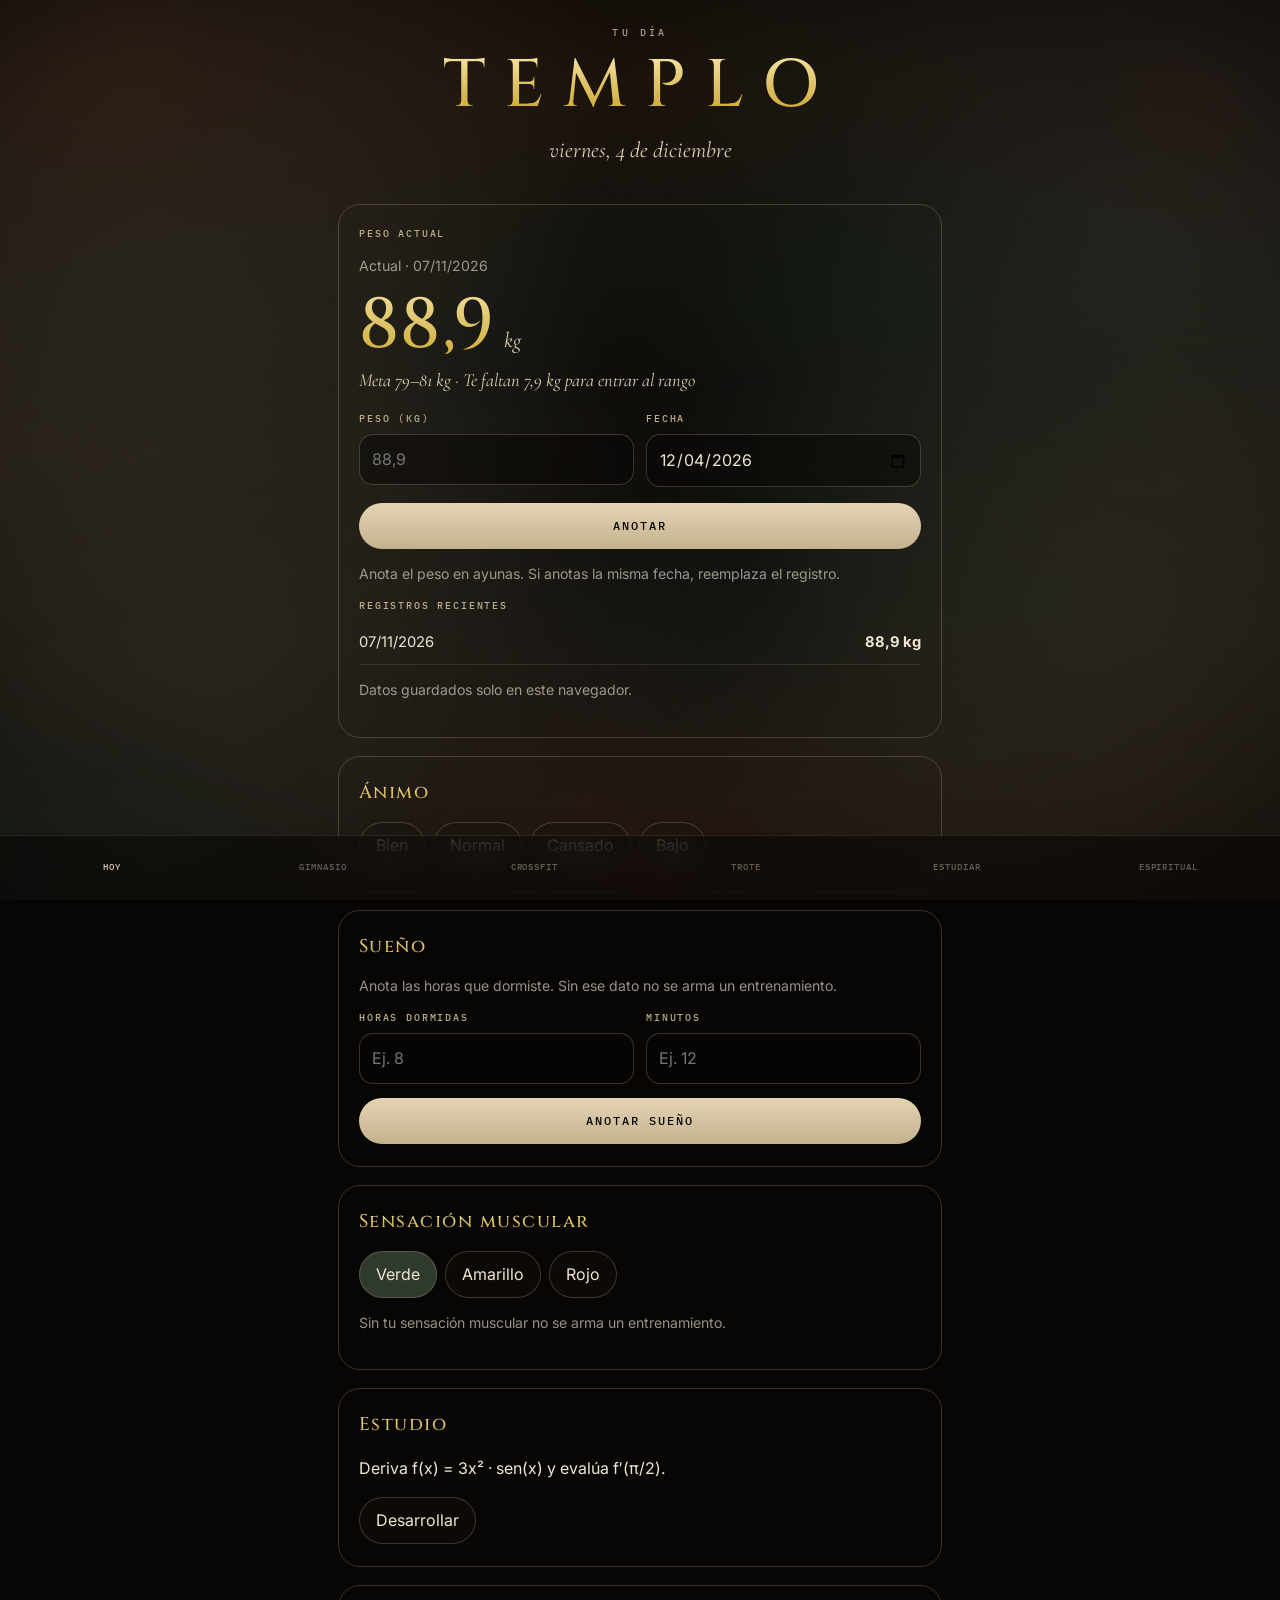
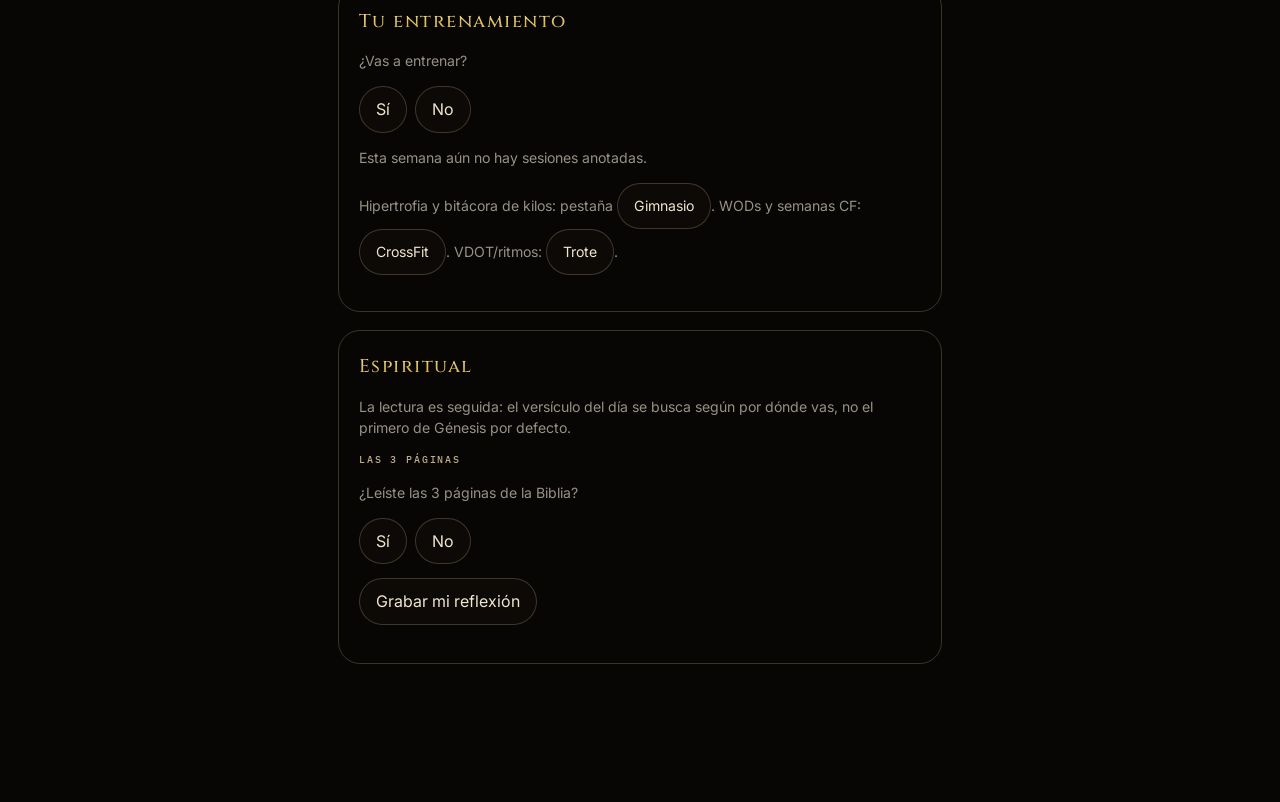
<file: index.html>
<!doctype html>
<html lang="es-CL">
<head>
<meta charset="utf-8">
<meta name="viewport" content="width=device-width,initial-scale=1,viewport-fit=cover">
<meta name="theme-color" content="#080605">
<meta name="apple-mobile-web-app-capable" content="yes">
<meta name="apple-mobile-web-app-status-bar-style" content="black-translucent">
<meta name="apple-mobile-web-app-title" content="Templo">
<title>Templo</title>
<link rel="manifest" href="./manifest.webmanifest">
<link rel="apple-touch-icon" href="./icon-192.png">
<link rel="preconnect" href="https://fonts.googleapis.com"><link rel="preconnect" href="https://fonts.gstatic.com" crossorigin>
<link href="https://fonts.googleapis.com/css2?family=Cinzel:wght@400;500;600;700&family=Cormorant+Garamond:ital,wght@0,400;0,500;1,400;1,500&family=IBM+Plex+Mono:wght@400;500&family=Inter:wght@400;500;600&display=swap" rel="stylesheet">
<link rel="stylesheet" href="./styles.css">
</head>
<body>
<div class="atmos" aria-hidden="true"></div>
<div class="tint" aria-hidden="true"><i></i><i></i><i></i><i></i><i></i></div>
<header class="top"><p class="brand-kicker">Tu día</p><h1>Templo</h1><p id="fecha" class="accent"></p></header>
<main id="view"></main>
<nav class="tabs">
 <button data-t="hoy" class="on">Hoy</button><button data-t="gimnasio">Gimnasio</button><button data-t="crossfit">CrossFit</button><button data-t="trote">Trote</button><button data-t="estudiar">Estudiar</button><button data-t="espiritual">Espiritual</button>
</nav>
<script src="./app.js"></script>
</body>
</html>
</file>
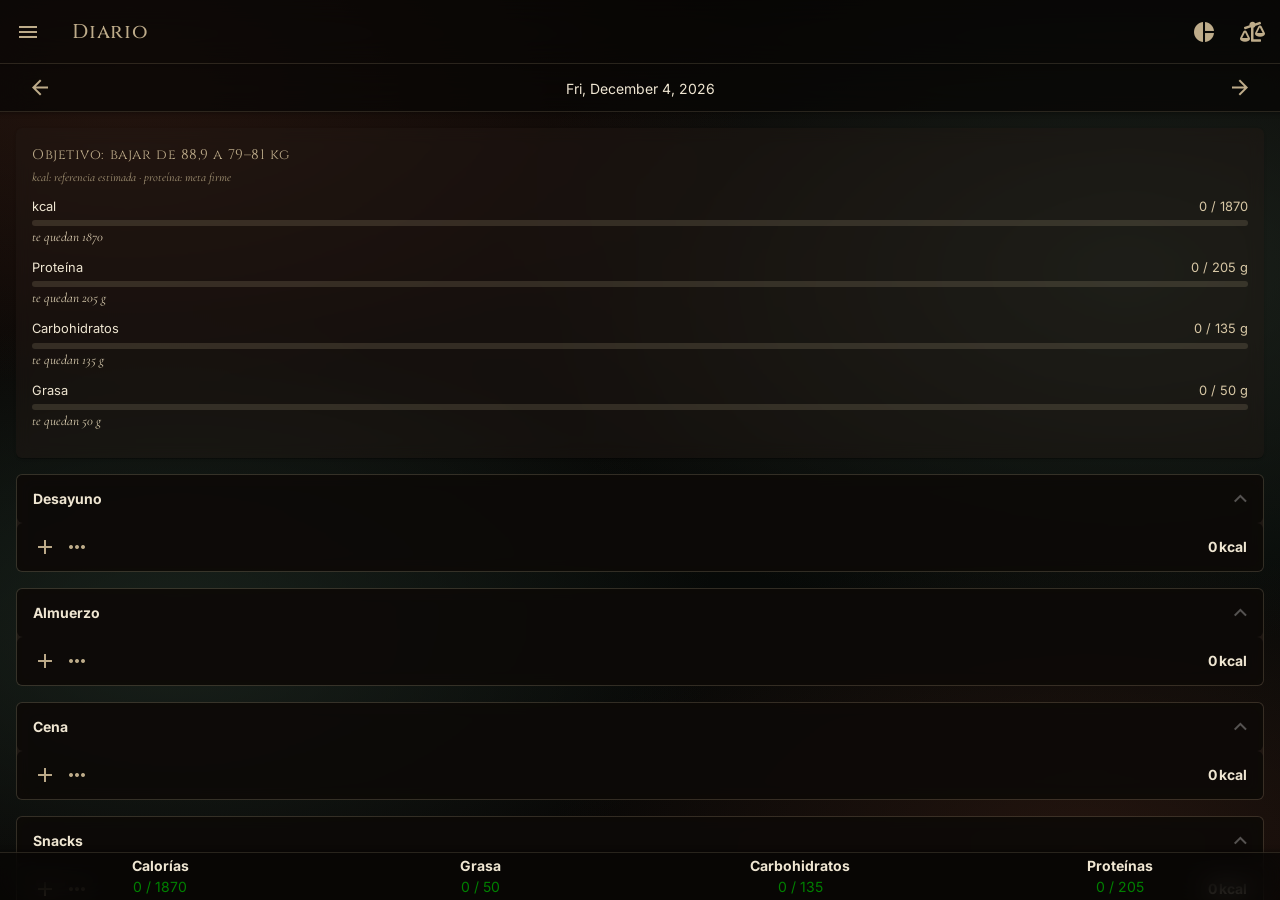
<file: comida/index.html>
<!--
  Copyright 2018, 2019, 2020, 2021 David Healey

  This file is part of Waistline.

  Waistline is free software: you can redistribute it and/or modify
  it under the terms of the GNU General Public License as published by
  the Free Software Foundation, either version 3 of the License, or
  (at your option) any later version.

  Waistline is distributed in the hope that it will be useful,
  but WITHOUT ANY WARRANTY; without even the implied warranty of
  MERCHANTABILITY or FITNESS FOR A PARTICULAR PURPOSE.  See the
  GNU General Public License for more details.

  You should have received a copy of the GNU General Public License
  along with Waistline.  If not, see <http://www.gnu.org/licenses/>.
-->
<html>

<head>
  <meta charset="utf-8">
  <meta http-equiv="Content-Security-Policy" content="default-src * data: ws: blob: gap; style-src 'self' 'unsafe-inline' https://fonts.googleapis.com; script-src 'self' 'unsafe-inline' 'unsafe-eval'">
  <meta name="viewport" content="width=device-width, height=device-height, initial-scale=1, maximum-scale=1, minimum-scale=1, user-scalable=no, minimal-ui">
  <meta name="mobile-web-app-capable" content="yes">
  <meta name="theme-color" content="#080605"> <!-- Color theme for statusbar (Android only) -->

  <!--Fontawsome-->
  <link rel="stylesheet" href="assets/fontawesome/css/all.min.css">

  <!--Material icons-->
  <link rel="stylesheet" href="assets/material-icons/iconfont/material-icons.css">

  <!--Framework7-->
  <link rel="stylesheet" id="framework7" href="assets/framework7/framework7-bundle.min.css">

  <!--CSS-->
  <link rel="stylesheet" href="assets/css/global-styles.css">
  <link rel="stylesheet" href="activities/diary/views/diary.css">

  <!--Templo: solo letras, colores y fondos-->
  <link href="https://fonts.googleapis.com/css2?family=Cinzel:wght@400;500;600;700&family=Cormorant+Garamond:ital,wght@0,400;0,500;1,400;1,500&family=IBM+Plex+Mono:wght@400;500&family=Inter:wght@400;500;600&display=swap" rel="stylesheet">
  <link rel="stylesheet" href="templo-theme.css">

  <!--Localization-->
  <script src="assets/js/jquery-3.6.0.min.js"></script>
  <script src="assets/js/jquery.localize.min.js"></script>

  <!--HTML entity encoder/decoder-->
  <script src="assets/js/he.js"></script>

  <title>Waistline</title>
</head>

<body>

  <div id="app">

    <!-- Panel -->
    <div id="app-panel" class="panel panel-left panel-cover panel-init">
      <div class="list">
        <ul>
          <li class="no-chevron">
            <a href="/statistics/" class="item-link item-content" data-reload-current="true">
              <div class="item-media"><i class="icon fas fa-chart-area"></i></div>
              <div class="item-inner" data-localize="statistics.title">Statistics</div>
            </a>
          </li>

          <li class="no-chevron">
            <a href="/diary/" class="item-link item-content" data-reload-current="true">
              <div class="item-media"><i class="icon far fa-calendar-alt"></i></div>
              <div class="item-inner" data-localize="diary.title">Diary</div>
            </a>
          </li>

          <li class="no-chevron">
            <a href="/foods-meals-recipes/" class="item-link item-content" data-reload-current="true">
              <div class="item-media"><i class="icon fas fa-utensils"></i></div>
              <div class="item-inner" data-localize="foods-meals-recipes.title">Foods, Meals, Recipes</div>
            </a>
          </li>

          <li class="no-chevron">
            <a href="/goals/" class="item-link item-content" data-reload-current="true">
              <div class="item-media"><i class="icon fas fa-bullseye"></i></div>
              <div class="item-inner" data-localize="goals.title">Goals</div>
            </a>
          </li>

          <li class="no-chevron">
            <a href="/settings/" class="item-link item-content" data-reload-current="true">
              <div class="item-media"><i class="icon fas fa-cog"></i></div>
              <div class="item-inner" data-localize="settings.title">Settings</div>
            </a>
          </li>

          <li class="no-chevron">
            <a href="/about/" class="item-link item-content" data-reload-current="true">
              <div class="item-media"><i class="icon fas fa-info-circle"></i></div>
              <div class="item-inner" data-localize="about.title">About</div>
            </a>
          </li>

          <!--<li class="no-chevron">
            <a href="/setup-wizard/" class="item-link item-content" data-reload-current="true">
              <div class="item-media"><i class="icon fas fa-info-circle"></i></div>
              <div class="item-inner" data-localize="setup-wizard.title">Setup Wizard - temp</div>
            </a>
          </li>-->

        </ul>
      </div>
    </div>

    <div class="view view-main" id="main-view"></div>
  </div>

  <script src="cordova.js"></script>
  <script src="assets/framework7/framework7-bundle.min.js"></script>
  <script src="assets/js/db-handler.js" defer></script>
  <script src="assets/js/utils.js" defer></script>
  <script src="assets/js/chartjs/dist/Chart.bundle.min.js"></script>
  <script src="assets/js/chartjs-plugin-annotation/chartjs-plugin-annotation.min.js"></script>
  <script src="index.js"></script>
  <script src="activities/statistics/js/statistics.js"></script>
  <script src="activities/goals/js/goals.js"></script>
  <script src="activities/goals/js/goal-editor.js"></script>
  <script src="activities/diary/js/diary.js"></script>
  <script src="activities/diary/js/diary-chart.js"></script>
  <script src="activities/diary/js/group.js"></script>
  <script src="activities/foods-meals-recipes/js/foods-meals-recipes.js"></script>
  <script src="activities/foods-meals-recipes/js/food-images.js"></script>
  <script src="activities/foods-meals-recipes/js/food-editor.js"></script>
  <script src="activities/foodlist/js/open-food-facts.js"></script>
  <script src="activities/foodlist/js/usda.js"></script>
  <script src="activities/foodlist/js/foodlist.js"></script>
  <script src="activities/meals/js/meals.js"></script>
  <script src="activities/meals/js/meal-editor.js"></script>
  <script src="activities/recipes/js/recipes.js"></script>
  <script src="activities/recipes/js/recipe-editor.js"></script>
  <script src="activities/settings/js/settings.js"></script>
  <script src="activities/settings/js/nutriments.js"></script>
  <script src="activities/settings/js/body-stats.js"></script>
  <script src="activities/settings/js/foods-categories.js"></script>
  <script src="activities/settings/js/text-so-speech.js"></script>
  <script src="activities/setup-wizard/js/setup-wizard.js"></script>
  <script src="activities/quick-add/js/quick-add.js"></script>
</body>

</html>
</file>
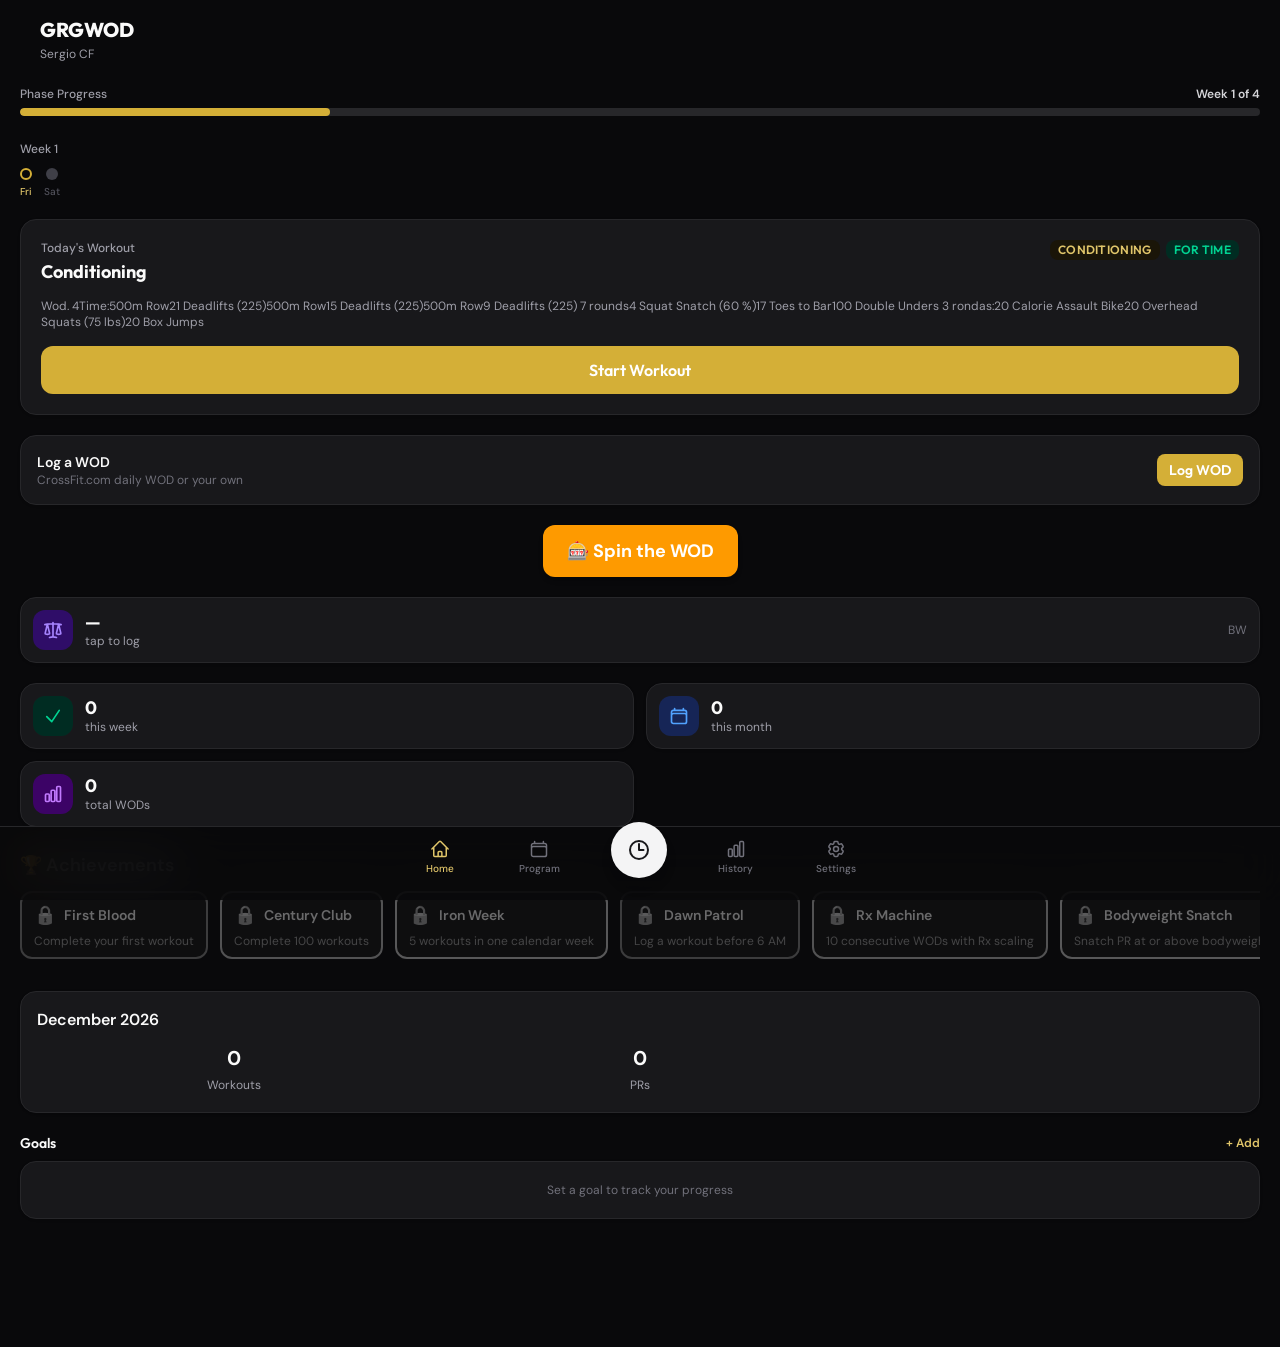
<file: crossfit/index.html>
<!doctype html>
<html lang="en" class="dark">
  <head>
    <meta charset="UTF-8" />
    <link rel="icon" type="image/png" sizes="32x32" href="./favicon-32x32.png" />
    <link rel="icon" type="image/png" sizes="16x16" href="./favicon-16x16.png" />
    <meta name="viewport" content="width=device-width, initial-scale=1.0, viewport-fit=cover" />
    <meta name="theme-color" content="#080605" />
    <meta name="apple-mobile-web-app-capable" content="yes" />
    <meta name="apple-mobile-web-app-status-bar-style" content="black-translucent" />
    <link rel="apple-touch-icon" href="./apple-touch-icon-180x180.png" />
    <link rel="preconnect" href="https://fonts.googleapis.com" />
    <link rel="preconnect" href="https://fonts.gstatic.com" crossorigin />
    <link
      href="https://fonts.googleapis.com/css2?family=Outfit:wght@500;600;700;800&family=DM+Sans:ital,opsz,wght@0,9..40,400;0,9..40,500;0,9..40,600;0,9..40,700;1,9..40,400&display=swap"
      rel="stylesheet"
    />
    <title>CrossFit · Templo</title>
    <script type="module" crossorigin src="./assets/index-DTziBQRF.js"></script>
    <link rel="stylesheet" crossorigin href="./assets/index-Dr05NyMp.css">
  <link rel="manifest" href="./manifest.webmanifest"><script id="vite-plugin-pwa:register-sw" src="./registerSW.js"></script></head>
  <body>
    <div id="root"></div>
  </body>
</html>
</file>
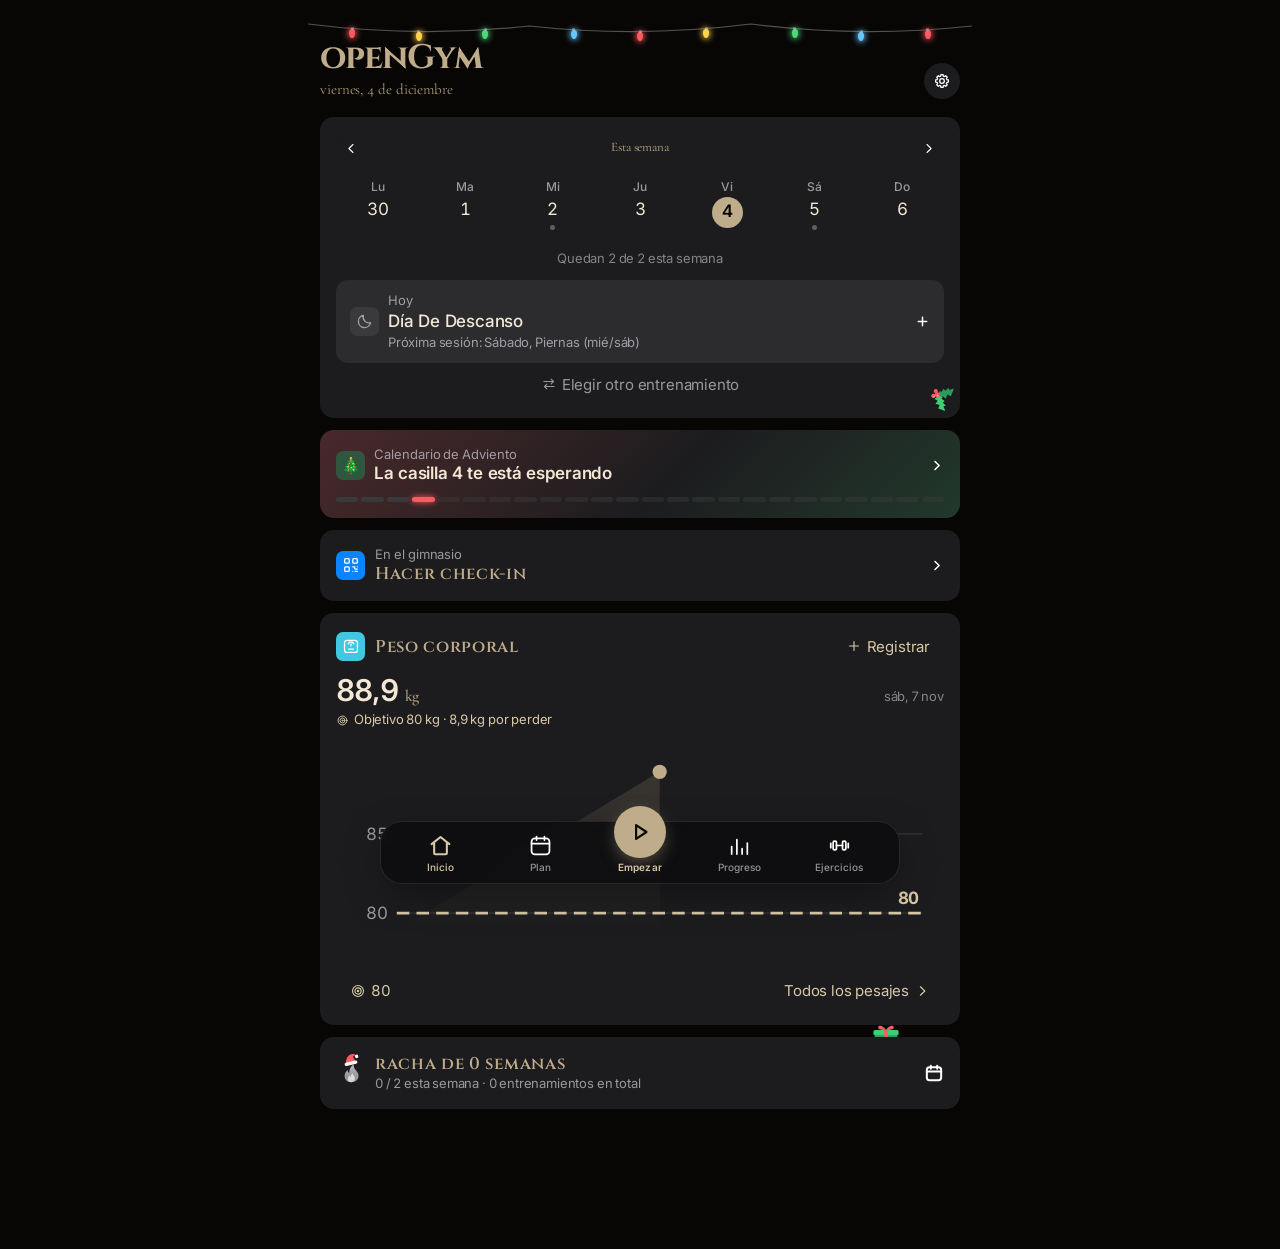
<file: gimnasio/index.html>
<!DOCTYPE html>
<html lang="en">
<head>
<meta charset="UTF-8">
<meta name="viewport" content="width=device-width,initial-scale=1,viewport-fit=cover">
<script>
  // Set direction before first paint so an Arabic profile never flashes as LTR.
  // The app re-applies this on every language change (lib/i18n.js setLang).
  // i18n-core RTL_LANGS is the runtime source of truth — keep this list in sync.
  try {
    var s = JSON.parse(localStorage.getItem('gym_state_v1') || '{}');
    var l = s.lang || ((navigator.language || '').slice(0, 2) === 'ar' ? 'ar' : 'en');
    document.documentElement.lang = l;
    document.documentElement.dir = l === 'ar' ? 'rtl' : 'ltr';
  } catch (e) {}
  // Boot watchdog. A chunk this browser cannot parse (1.4.2's regex lookbehind on iOS 15.5 to
  // 16.3) kills the module graph before any of the app runs, and the logo lifted forever. Here,
  // outside the bundle and in plain old syntax, so it still runs then: a script that fails to
  // load or parse, or no app after 10 s, puts the reason and a Reload button where the logo was.
  // English only, as the packs are in the bundle that did not load. lib/boot.js removes #boot
  // (message included) once the app draws, so a slow start that gets there still gets there.
  (function () {
    var shown = false, last = '';
    function fail(title, detail) {
      var b = document.getElementById('boot');
      // Too early for the boot screen (a script in <head>): say it once the page is there.
      if (!b && document.readyState === 'loading') return document.addEventListener('DOMContentLoaded', function () { fail(title, detail); });
      if (shown || !b || b.getAttribute('data-leaving')) return;
      shown = true;
      b.className = 'fail';
      b.removeAttribute('aria-hidden');
      b.setAttribute('role', 'alert');
      b.setAttribute('dir', 'ltr');
      b.innerHTML = '';
      var box = document.createElement('div'), h = document.createElement('p'), p = document.createElement('p');
      h.className = 'h';
      h.textContent = title;
      p.textContent = 'Reloading often helps. If it keeps happening, please send us this:';
      var c = document.createElement('code');
      c.textContent = (detail || 'No error, it just never finished loading.') + ' (' + navigator.userAgent + ')';
      var r = document.createElement('button');
      r.type = 'button';
      r.textContent = 'Reload';
      r.onclick = function () { location.reload(); };
      box.appendChild(h); box.appendChild(p); box.appendChild(c); box.appendChild(r);
      b.appendChild(box);
    }
    window.addEventListener('error', function (e) {
      var t = e && e.target;
      if (t && t.tagName === 'SCRIPT') return fail('openGym could not start on this browser.', 'Could not load ' + (t.src || 'a script'));
      if (!e || !e.message) return;
      last = e.message + (e.filename ? ' at ' + e.filename.split('/').pop() + ':' + e.lineno : '');
      if (/SyntaxError|Unexpected|Invalid regular expression/i.test(e.message)) fail('openGym could not start on this browser.', last);
    }, true);
    window.addEventListener('unhandledrejection', function (e) {
      var r = e && e.reason;
      if (r) last = String((r && r.message) || r);
    });
    setTimeout(function () {
      fail(last ? 'openGym could not start on this browser.' : 'openGym is taking too long to start.', last);
    }, 10000);
  })();
</script>
<title>openGym</title>
<meta name="description" content="Personal gym & body weight tracker">
<meta name="theme-color" content="#0c0e12">
<meta name="apple-mobile-web-app-capable" content="yes">
<meta name="mobile-web-app-capable" content="yes">
<meta name="apple-mobile-web-app-status-bar-style" content="black-translucent">
<meta name="apple-mobile-web-app-title" content="openGym">
<!-- use-credentials: browsers fetch the manifest without cookies, even same-origin; behind an auth
     proxy (Authelia, Cloudflare Access, Teleport…) that fetch is a login redirect and the Home Screen
     icon comes out generic. iOS 26 reads the icon from the manifest, so this is where it shows. -->
<link rel="manifest" href="manifest.json" crossorigin="use-credentials">
<link rel="apple-touch-icon" href="icon-180.png">
<link rel="icon" type="image/png" href="icon-180.png">
  <script type="module" crossorigin src="./assets/index-D5bm4lmF.js"></script>
  <link rel="modulepreload" crossorigin href="./assets/rolldown-runtime-XKyaHtl9.js">
  <link rel="modulepreload" crossorigin href="./assets/exercises-BN4uYnKx.js">
  <link rel="modulepreload" crossorigin href="./assets/history-n5LOwAeW.js">
  <link rel="modulepreload" crossorigin href="./assets/preload-helper-CRzLMJPS.js">
  <link rel="modulepreload" crossorigin href="./assets/rotation-DUwK9X4k.js">
  <link rel="modulepreload" crossorigin href="./assets/mobile-DkwXaxUw.js">
  <link rel="modulepreload" crossorigin href="./assets/capacitor-fetch-arkRJ_KS.js">
  <link rel="modulepreload" crossorigin href="./assets/api-CpVFE2Mi.js">
  <link rel="modulepreload" crossorigin href="./assets/sync-merge-BeYm8edu.js">
  <link rel="modulepreload" crossorigin href="./assets/ex-unit-B2wJxSAo.js">
  <link rel="modulepreload" crossorigin href="./assets/health-connect-CQCfqFYm.js">
  <link rel="modulepreload" crossorigin href="./assets/health-sync-C4JrRoW8.js">
  <link rel="modulepreload" crossorigin href="./assets/media-refs-CjgGBvJX.js">
  <link rel="modulepreload" crossorigin href="./assets/media-store-fs-Bbhx0cBd.js">
  <link rel="modulepreload" crossorigin href="./assets/media-store-BuJ1K5Bp.js">
  <link rel="modulepreload" crossorigin href="./assets/backfill-CELwsr6S.js">
  <link rel="modulepreload" crossorigin href="./assets/workout-date-BElwrxiK.js">
  <link rel="modulepreload" crossorigin href="./assets/coach-device-BeRnZu7M.js">
  <link rel="modulepreload" crossorigin href="./assets/useStore-CTuRNet9.js">
  <link rel="modulepreload" crossorigin href="./assets/supersetFlow-CwjSew7E.js">
  <link rel="modulepreload" crossorigin href="./assets/useUI-DIq9HoNW.js">
  <link rel="modulepreload" crossorigin href="./assets/jsx-runtime-LKYXHABd.js">
  <link rel="modulepreload" crossorigin href="./assets/ui-DOEjax9x.js">
  <link rel="modulepreload" crossorigin href="./assets/seasonal-Ct0u4APQ.js">
  <link rel="modulepreload" crossorigin href="./assets/session-merge-DkrbsyfE.js">
  <link rel="modulepreload" crossorigin href="./assets/exercise-history-DUMebcNB.js">
  <link rel="modulepreload" crossorigin href="./assets/equipment-CqZhMGBe.js">
  <link rel="modulepreload" crossorigin href="./assets/measurements-CtXqiO05.js">
  <link rel="modulepreload" crossorigin href="./assets/media-limits-Ca6vFDDS.js">
  <link rel="modulepreload" crossorigin href="./assets/media-prefetch-CDGiHsOx.js">
  <link rel="modulepreload" crossorigin href="./assets/platform-now-CIGTrnA-.js">
  <link rel="modulepreload" crossorigin href="./assets/DateField-B3ScLd3C.js">
  <link rel="modulepreload" crossorigin href="./assets/set-videos-BmoDxvlL.js">
  <link rel="modulepreload" crossorigin href="./assets/DurationWheel-BQdVV50h.js">
  <link rel="modulepreload" crossorigin href="./assets/plan-share-FCafcgol.js">
  <link rel="modulepreload" crossorigin href="./assets/ShareCard-FTl_8E93.js">
  <link rel="modulepreload" crossorigin href="./assets/sheets-BS5c_cck.js">
  <link rel="modulepreload" crossorigin href="./assets/coach-api-t4xgGNcX.js">
  <link rel="stylesheet" crossorigin href="./assets/index-DG7O3Hwv.css">
  <link rel="stylesheet" href="./templo-theme.css">
</head>
<body>
<!-- The boot screen: painted with the HTML, before any script runs, so the gap between the
     native splash and the first real screen is the logo loading its plates instead of a black
     page. Same dark and lime as the native splash. lib/boot.js takes it away the moment the
     app can draw, so it never adds a wait. -->
<style>#boot{z-index:2147483000;background:#0c0e12;place-items:center;transition:opacity .22s ease-out;display:grid;position:fixed;inset:0}#boot.out{opacity:0;pointer-events:none}#boot svg{width:112px;height:auto;overflow:visible}#boot rect,#boot ellipse{transform-box:fill-box;transform-origin:50%}#boot .bar{animation:.32s cubic-bezier(.3,.7,.4,1) both boot-bar}#boot .pl{animation:.28s cubic-bezier(.3,.7,.4,1.3) both boot-plate}#boot .pr{animation:.28s cubic-bezier(.3,.7,.4,1.3) both boot-plate-r}#boot .in{animation-delay:.22s}#boot .outer{animation-delay:.36s}#boot .db{animation:1.25s ease-in-out .75s infinite boot-rep}#boot ellipse{fill:#a3e635;opacity:.12;animation:1.25s ease-in-out .75s infinite boot-shadow}@keyframes boot-bar{0%{transform:scaleX(0)}}@keyframes boot-plate{0%{opacity:0;transform:translate(-40px)}}@keyframes boot-plate-r{0%{opacity:0;transform:translate(40px)}}@keyframes boot-rep{50%{transform:translateY(-26px)}}@keyframes boot-shadow{50%{opacity:.05;transform:scaleX(.72)}}#boot.fail{place-items:center;padding:24px}#boot.fail div{color:#e6e8ec;text-align:center;max-width:340px;font:15px/1.4 -apple-system,BlinkMacSystemFont,Segoe UI,Roboto,sans-serif}#boot.fail .h{margin:0 0 8px;font-size:19px;font-weight:600}#boot.fail code{color:#a9b0bc;text-align:left;word-break:break-word;-webkit-user-select:text;user-select:text;background:#1a1d24;border-radius:10px;margin:14px 0 18px;padding:10px;font-size:12px;display:block}#boot.fail button{font:inherit;color:#0c0e12;background:#a3e635;border:0;border-radius:12px;min-height:44px;padding:0 28px;font-weight:600}@media (prefers-reduced-motion:reduce){#boot .bar,#boot .pl,#boot .pr,#boot ellipse{animation:none}#boot .db{animation:1.6s ease-in-out infinite boot-breathe}@keyframes boot-breathe{50%{opacity:.55}}}</style>
<div id="boot" aria-hidden="true">
  <svg viewBox="80 140 352 250">
    <ellipse cx="256" cy="372" rx="150" ry="9"/>
    <g class="db" fill="#a3e635">
      <rect class="bar" x="80" y="242" width="352" height="28"/>
      <rect class="pl in" x="131" y="169" width="47" height="174"/>
      <rect class="pr in" x="334" y="169" width="47" height="174"/>
      <rect class="pl outer" x="80" y="199" width="36" height="114"/>
      <rect class="pr outer" x="396" y="199" width="36" height="114"/>
    </g>
  </svg>
</div>
<div id="root"></div>
</body>
</html>
</file>
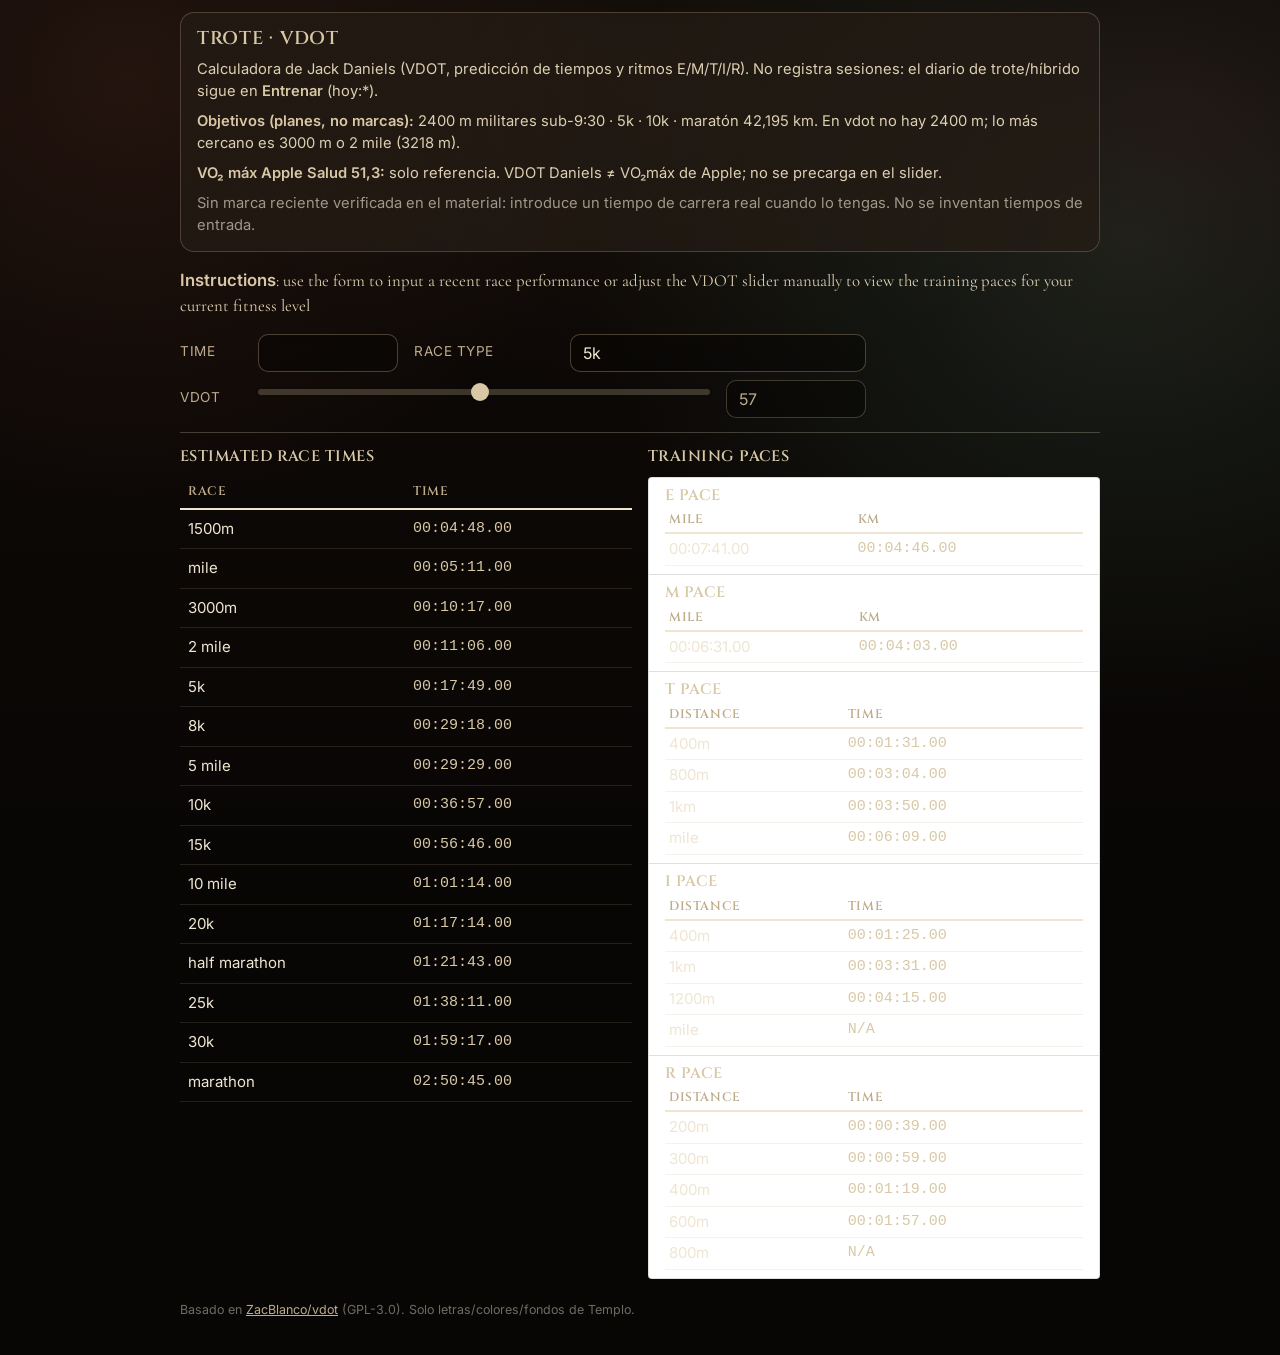
<file: trote/index.html>
<!doctype html>
<html lang="en">
<head>
  <meta charset="utf-8" />
  <meta name="viewport" content="width=device-width, initial-scale=1, viewport-fit=cover" />
  <meta name="theme-color" content="#080605" />
  <meta name="description" content="VDOT calculator (Daniels) · Templo Trote" />
  <title>Trote · Templo</title>
  <link rel="preconnect" href="https://fonts.googleapis.com" />
  <link rel="preconnect" href="https://fonts.gstatic.com" crossorigin />
  <link href="https://fonts.googleapis.com/css2?family=Cinzel:wght@500;600&family=Cormorant+Garamond:ital,wght@0,500;0,600;1,500&family=Inter:wght@400;500;600&display=swap" rel="stylesheet" />
  <link href="./vendor/bootstrap.min.css" rel="stylesheet" />
  <link href="./templo-theme.css" rel="stylesheet" />
  <script src="./vendor/bootstrap.bundle.min.js" defer></script>
  <script src="./tables.js" defer></script>
</head>
<body>
  <div class="atmos" aria-hidden="true"></div>
  <div class="tint" aria-hidden="true"></div>
  <main class="trote-wrap">

<section class="templo-note" aria-label="Contexto Templo">
  <h2>Trote · VDOT</h2>
  <p>Calculadora de Jack Daniels (VDOT, predicción de tiempos y ritmos E/M/T/I/R). No registra sesiones: el diario de trote/híbrido sigue en <strong>Entrenar</strong> (hoy:*).</p>
  <p><strong>Objetivos (planes, no marcas):</strong> 2400&nbsp;m militares sub-9:30 · 5k · 10k · maratón 42,195&nbsp;km. En vdot no hay 2400&nbsp;m; lo más cercano es 3000&nbsp;m o 2&nbsp;mile (3218&nbsp;m).</p>
  <p><strong>VO₂ máx Apple Salud 51,3:</strong> solo referencia. VDOT Daniels ≠ VO₂máx de Apple; no se precarga en el slider.</p>
  <p class="muted">Sin marca reciente verificada en el material: introduce un tiempo de carrera real cuando lo tengas. No se inventan tiempos de entrada.</p>
</section>

      <div class="wrapper">
        <div class="home"><p><strong>Instructions</strong>: use the form to input a recent race performance or adjust the
VDOT slider manually to view the training paces for your current fitness level</p>

<form id="vdot-calc">
  <div class="row mb-2">
    <label for="time" class="col-sm-1 col-form-label">time</label>
    <div class="col-sm-2">
      <input type="text" class="form-control" id="time" oninput="loadVdotsForRaceTime()" onchange="loadVdotsForRaceTime()" />
    </div>
    <label for="race" class="col-sm-2 col-form-label">race type</label>
    <div class="col-sm-4">
      <select class="form-select form-control" aria-label="race selector" id="race">
        <option value="1500">1500m</option>
        <option value="1609">mile</option>
        <option value="3000">3000m</option>
        <option value="3218">2 mile</option>
        <option value="5000" selected="">5k</option>
        <option value="8045">5 mile</option>
        <option value="10000">10k</option>
        <option value="15000">15k</option>
        <option value="16090">10 mile</option>
        <option value="20000">20k</option>
        <option value="210975">half marathon</option>
        <option value="25000">25k</option>
        <option value="30000">30k</option>
        <option value="421950">marathon</option>
      </select>
    </div>
  </div>
  <div class="row">
    <label for="vdot-range" class="col-sm-1 col-form-label">vdot</label>
    <div class="col-sm-6">
      <input type="range" class="form-range" min="30" max="85" step="1" id="vdot-range" oninput="updateVdotLabel(this.value)" onchange="updateVdotLabel(this.value)" />
    </div>
    <div class="col-sm-2">
      <input type="text" class="form-control" disabled="" id="vdot-number" />
    </div>
  </div>
  <hr />

  <div class="row">
    <div class="col-sm-6">
      <h5>estimated race times</h5>
      <table class="table table-hover">
        <thead>
          <tr>
            <th scope="col">race</th>
            <th scope="col">time</th>
          </tr>
        </thead>
        <tbody>
          <tr>
            <td>1500m</td>
            <td id="calc-race-pred-1500"></td>
          </tr>
          <tr>
            <td>mile</td>
            <td id="calc-race-pred-1609"></td>
          </tr>
          <tr>
            <td>3000m</td>
            <td id="calc-race-pred-3000"></td>
          </tr>
          <tr>
            <td>2 mile</td>
            <td id="calc-race-pred-3218"></td>
          </tr>
          <tr>
            <td>5k</td>
            <td id="calc-race-pred-5000"></td>
          </tr>
          <tr>
            <td>8k</td>
            <td id="calc-race-pred-8000"></td>
          </tr>
          <tr>
            <td>5 mile</td>
            <td id="calc-race-pred-8045"></td>
          </tr>
          <tr>
            <td>10k</td>
            <td id="calc-race-pred-10000"></td>
          </tr>
          <tr>
            <td>15k</td>
            <td id="calc-race-pred-15000"></td>
          </tr>
          <tr>
            <td>10 mile</td>
            <td id="calc-race-pred-16090"></td>
          </tr>
          <tr>
            <td>20k</td>
            <td id="calc-race-pred-20000"></td>
          </tr>
          <tr>
            <td>half marathon</td>
            <td id="calc-race-pred-210975"></td>
          </tr>
          <tr>
            <td>25k</td>
            <td id="calc-race-pred-25000"></td>
          </tr>
          <tr>
            <td>30k</td>
            <td id="calc-race-pred-30000"></td>
          </tr>
          <tr>
            <td>marathon</td>
            <td id="calc-race-pred-421950"></td>
          </tr>
        </tbody>
      </table>
    </div>
    <div class="col-sm-6">
      <h5>training paces</h5>
      <div class="list-group">
        <div class="list-group-item list-group-item-action">
          <div class="">
            <h5 class="mb-1">E pace</h5>
          </div>
          <table class="table table-sm mb-0">
            <thead>
              <tr><th>mile</th><th>km</th></tr>
            </thead>
            <tbody>
              <tr>
                <td id="calc-pace-E-mile"></td>
                <td id="calc-pace-E-km"></td>
              </tr>
            </tbody>
          </table>
        </div>
        <div class="list-group-item list-group-item-action">
          <div class="">
            <h5 class="mb-1">M pace</h5>
          </div>
          <table class="table table-sm mb-0">
            <thead>
              <tr><th>mile</th><th>km</th></tr>
            </thead>
            <tbody>
              <tr>
                <td id="calc-pace-M-mile"></td>
                <td id="calc-pace-M-km"></td>
              </tr>
            </tbody>
          </table>
        </div>
        <div class="list-group-item list-group-item-action">
          <div class="">
            <h5 class="mb-1">T pace</h5>
          </div>
          <table class="table table-sm mb-0">
            <thead>
              <tr><th>distance</th><th>time</th></tr>
            </thead>
            <tbody>
                <tr><td>400m</td><td id="calc-pace-T-400"></td></tr>
                <tr><td>800m</td><td id="calc-pace-T-800"></td></tr>
                <tr><td>1km</td><td id="calc-pace-T-1000"></td></tr>
                <tr><td>mile</td><td id="calc-pace-T-mile"></td></tr>
            </tbody>
          </table>
        </div>
        <div class="list-group-item list-group-item-action">
          <div class="">
            <h5 class="mb-1">I pace</h5>
          </div>
          <table class="table table-sm mb-0">
            <thead>
              <tr><th>distance</th><th>time</th></tr>
            </thead>
            <tbody>
                <tr><td>400m</td><td id="calc-pace-I-400"></td></tr>
                <tr><td>1km</td><td id="calc-pace-I-1000"></td></tr>
                <tr><td>1200m</td><td id="calc-pace-I-1200"></td></tr>
                <tr><td>mile</td><td id="calc-pace-I-mile"></td></tr>
            </tbody>
          </table>
        </div>
        <div class="list-group-item list-group-item-action">
          <div class="">
            <h5 class="mb-1">R pace</h5>
          </div>
          <table class="table table-sm mb-0">
            <thead>
              <tr><th>distance</th><th>time</th></tr>
            </thead>
            <tbody>
              <tr><td>200m</td><td id="calc-pace-R-200"></td></tr>
              <tr><td>300m</td><td id="calc-pace-R-300"></td></tr>
              <tr><td>400m</td><td id="calc-pace-R-400"></td></tr>
              <tr><td>600m</td><td id="calc-pace-R-600"></td></tr>
              <tr><td>800m</td><td id="calc-pace-R-800"></td></tr>
          </tbody>
          </table>
        </div>
      </div>
    </div>
  </div>
</form>

</div>

      </div>
    
    <p class="license-note">Basado en <a href="https://github.com/ZacBlanco/vdot" rel="noopener" target="_blank">ZacBlanco/vdot</a> (GPL-3.0). Solo letras/colores/fondos de Templo.</p>
  </main>
</body>
</html>
</file>
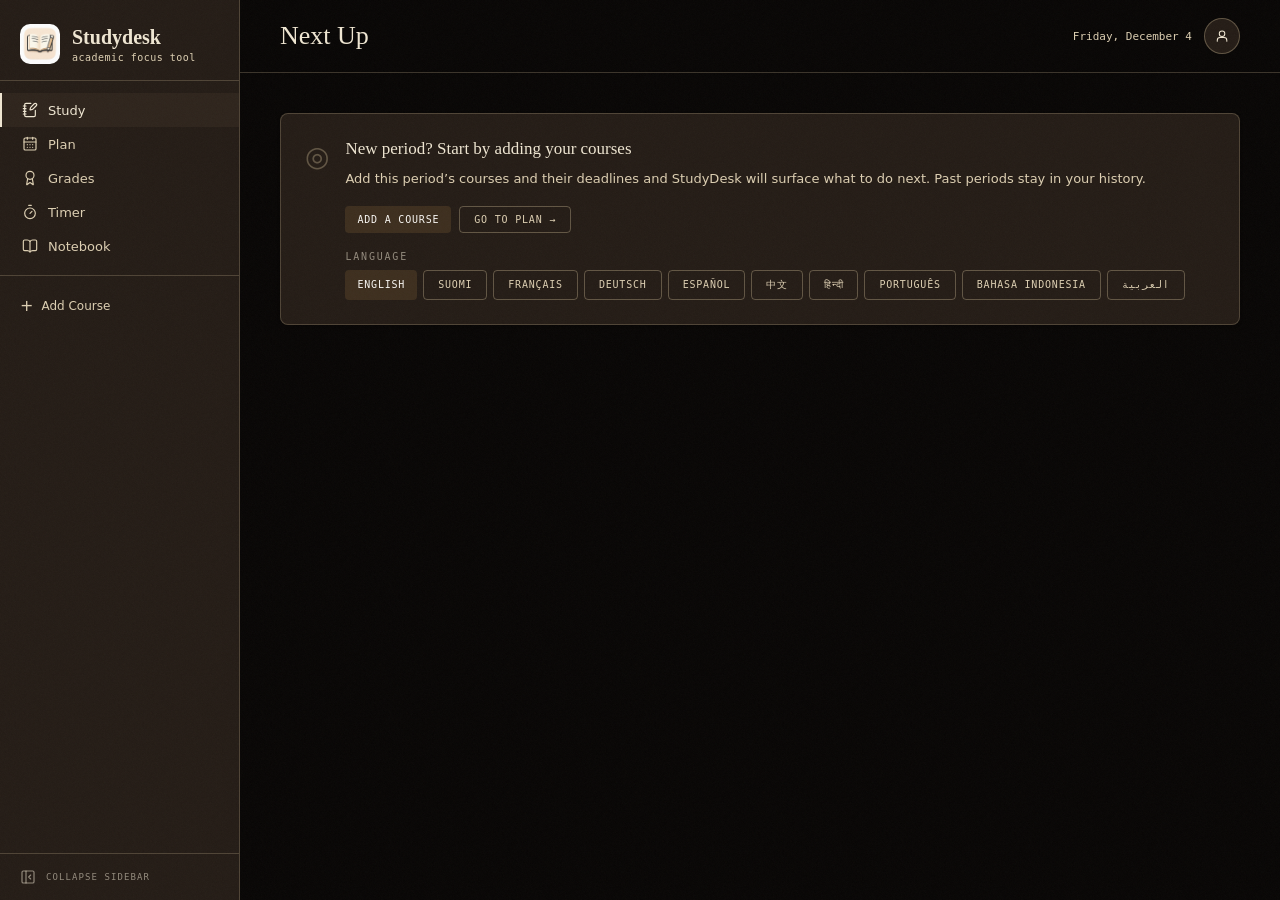
<file: estudiar/desk/index.html>
<html lang="en">
  <head>
    <meta charset="UTF-8" />
    <link rel="icon" type="image/png" href="./logo.png" />
    <meta name="viewport" content="width=device-width, initial-scale=1.0, viewport-fit=cover" />
    <!-- Rewritten at runtime from the resolved --bg by applyTheme() in
         src/lib/theme.js. The literal here is the free light ground, so the
         very first paint and the OS task-switcher thumbnail agree even before
         any script runs. -->
    <meta name="theme-color" content="#080605" />
    <script>
      /* ── Pre-paint theme/mode pass (v1.13) ──────────────────────────────
         Runs BEFORE the stylesheet paints so a dark-mode user never sees a
         frame of cream. That flash is not cosmetic: on an AMOLED phone at
         night a full-brightness cream page for one frame is genuinely
         unpleasant, and it is the single most common complaint about apps
         that resolve their theme in React instead of here.

         Deliberately duplicated logic rather than an import: this must be
         synchronous and inline, and a module import is neither. The two
         storage keys are the contract between this block and
         src/lib/theme.js — change them in both places. theme.js owns every
         change after this point and is otherwise the only writer.

         The entitlement check is a CACHE READ ONLY (see readCachedEntitlement
         in src/lib/entitlement.js). It cannot hit the network here, so a
         supporter whose cache has expired gets cream for one paint and their
         theme back a moment later when syncTheme() runs. That is the correct
         trade: a paid theme is cosmetic, and blocking first paint on a
         network round trip to check a cosmetic perk is not.

         Wrapped in try/catch in full: a private-mode browser that throws on
         localStorage access must still render the app, in cream, rather than
         a blank page. */
      (function () {
        try {
          var THEMES = ['stacks', 'slate'];
          var MODES = ['dark', 'black'];
          var el = document.documentElement;

          var theme = localStorage.getItem('studydesk.theme');
          if (THEMES.indexOf(theme) === -1) theme = 'free';

          // A paid theme only applies while the cached entitlement window is
          // open. Mirrors isEntitled(): a lifetime grant outranks the clock.
          if (theme !== 'free') {
            var ok = false;
            try {
              var rec = JSON.parse(localStorage.getItem('studydesk.entitlement') || 'null');
              if (rec && typeof rec === 'object') {
                if (rec.lifetime === true) ok = true;
                else if (rec.expiresAt) {
                  var exp = Date.parse(rec.expiresAt);
                  ok = !isNaN(exp) && exp > Date.now();
                }
              }
            } catch (e) { ok = false; }
            if (!ok) theme = 'free';
          }

          if (theme !== 'free') el.dataset.theme = theme;

          // Mode is free and applies to the free theme only — a paid theme
          // carries its own lighting. Same rule as activeMode() in theme.js.
          if (theme === 'free') {
            var mode = localStorage.getItem('studydesk.mode');
            if (MODES.indexOf(mode) !== -1) el.dataset.mode = mode;
          }
        } catch (e) {
          /* storage unavailable — free light theme, which is the default */
        }
      })();
      /* ── Pre-paint UI size (v1.20, StudyDesk#159) ──────────────────────
         Same reason as the pass above: applied before the first paint, so
         the page never jumps from one size to another. The key is
         a contract with src/lib/uiPrefs.js, which owns every later change.
         Size is CSS zoom on the root (the stylesheets are px throughout);
         --ui-zoom lets every viewport-sized rule divide it back out, because
         zoom scales vh and vw too. */
      (function () {
        try {
          var el = document.documentElement;
          var scale = parseFloat(localStorage.getItem('studydesk.uiScale'));
          if ([0.9, 1.1, 1.25].indexOf(scale) !== -1) {
            el.style.zoom = String(scale);
            el.style.setProperty('--ui-zoom', String(scale));
          }
        } catch (e) {
          /* storage unavailable — default size */
        }
      })();
    </script>
    <link rel="stylesheet" href="./fonts/fonts.css" />
    <title>StudyDesk — an academic tracker for IB and US students</title>
    <meta name="description" content="Grades on the IB 1–7 scale with a one-tap 4.0 conversion. Assignment and exam calendar, a Pomodoro timer that logs to a course. Free, open source, on F-Droid." />
    <link rel="canonical" href="https://studydesk.limecore.dev/" />
    <meta property="og:site_name" content="Limecore" />
    <meta property="og:type" content="website" />
    <meta property="og:url" content="https://studydesk.limecore.dev/" />
    <meta property="og:title" content="StudyDesk — an academic tracker for IB and US students" />
    <meta property="og:description" content="Grades on the IB 1–7 scale with a one-tap 4.0 conversion. Assignment and exam calendar, a Pomodoro timer that logs to a course. Free, open source, on F-Droid." />
    <meta property="og:image" content="https://limecore.dev/og-home.png" />
    <meta name="twitter:card" content="summary_large_image" />
    <meta name="twitter:title" content="StudyDesk — an academic tracker for IB and US students" />
    <meta name="twitter:description" content="Grades on the IB 1–7 scale with a one-tap 4.0 conversion. Assignment and exam calendar, a Pomodoro timer that logs to a course. Free, open source, on F-Droid." />
    <meta name="twitter:image" content="https://limecore.dev/og-home.png" />
    <script type="module" crossorigin src="./assets/main-DEBFsWy-.js"></script>
    <link rel="modulepreload" crossorigin href="./assets/base-VYt8jXUL.js">
    <link rel="stylesheet" crossorigin href="./assets/base-BP5sQU4k.css">
    <link rel="stylesheet" crossorigin href="./assets/main-jEr1MICR.css">
  </head>
  <body>
    <div id="root"></div>
  </body>
</html>
</file>
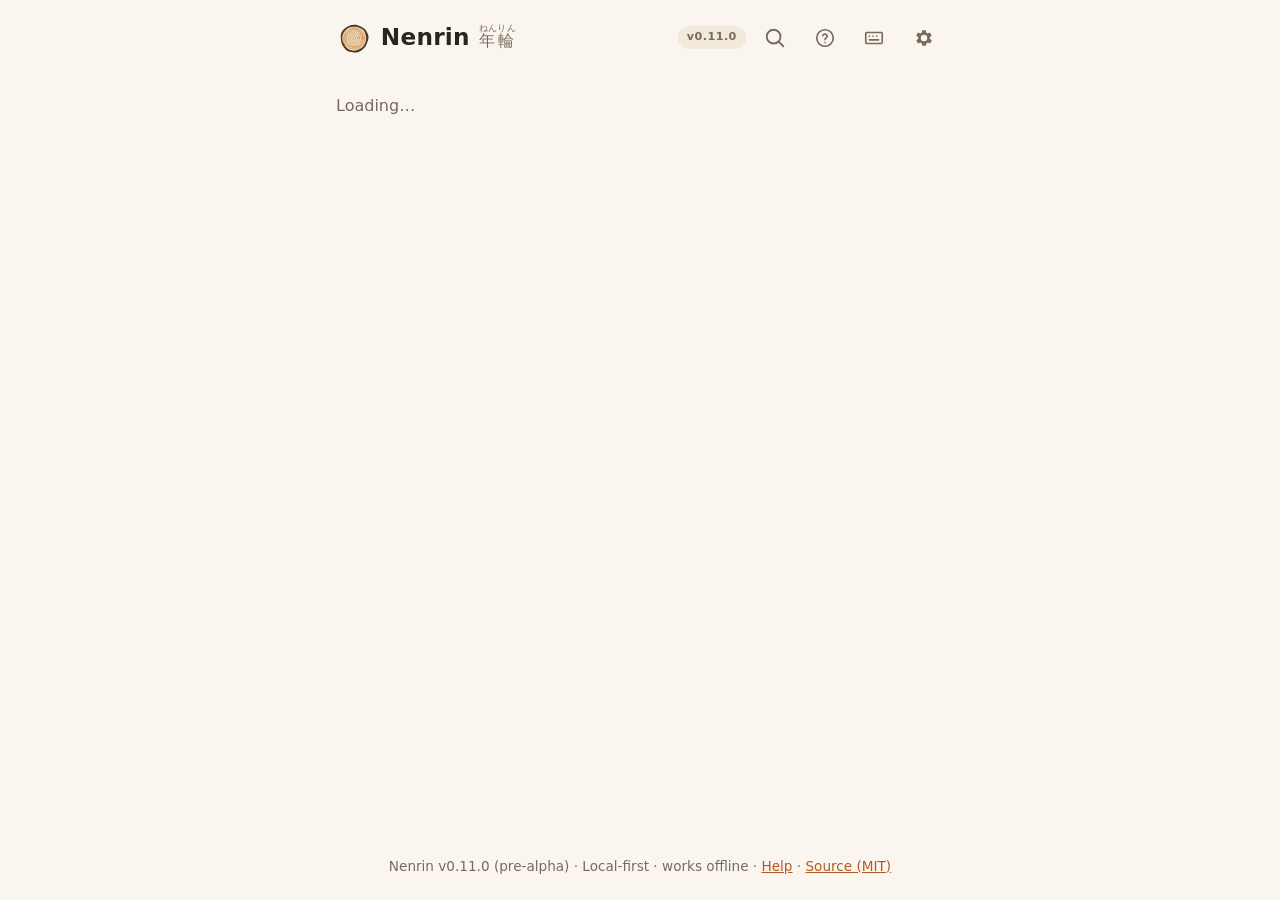
<file: estudiar/tarjetas/index.html>
<!doctype html>
<html lang="en">
  <head>
    <meta charset="UTF-8" />
    <meta name="viewport" content="width=device-width, initial-scale=1.0, viewport-fit=cover" />
    <meta name="description" content="Local-first flashcards with FSRS spaced repetition." />
    <title>Tarjetas · Templo</title>
    <script>
      // Apply the saved theme before first paint (see src/lib/theme.ts).
      try {
        var t = JSON.parse(localStorage.getItem('nenrin:theme') || '{}');
        if (t.mode === 'light' || t.mode === 'dark' || t.mode === 'black')
          document.documentElement.dataset.theme = t.mode;
        if (t.palette && t.palette !== 'wood') document.documentElement.dataset.palette = t.palette;
      } catch (e) {}
    </script>
    <script type="module" crossorigin src="./assets/main-B5NWVmVX.js"></script>
    <link rel="modulepreload" crossorigin href="./assets/app-CcWWgWi0.js">
    <link rel="modulepreload" crossorigin href="./assets/scheduler-CHPuUIDl.js">
    <link rel="modulepreload" crossorigin href="./assets/render-h8VF8ZLP.js">
    <link rel="modulepreload" crossorigin href="./assets/builtins-Cy2-k0Vg.js">
    <link rel="stylesheet" crossorigin href="./assets/app-Cv3o5ayJ.css">
    <link rel="stylesheet" crossorigin href="./assets/main-BkyqbIQT.css">
  <link rel="manifest" href="./manifest.webmanifest">
<meta name="theme-color" content="#2b2520">
<link rel="icon" href="./favicon.ico" sizes="48x48">
<link rel="icon" href="./favicon.svg" sizes="any" type="image/svg+xml">
<link rel="apple-touch-icon" href="./apple-touch-icon-180x180.png"></head>
  <body>
    <div id="app"></div>
  </body>
</html>
</file>
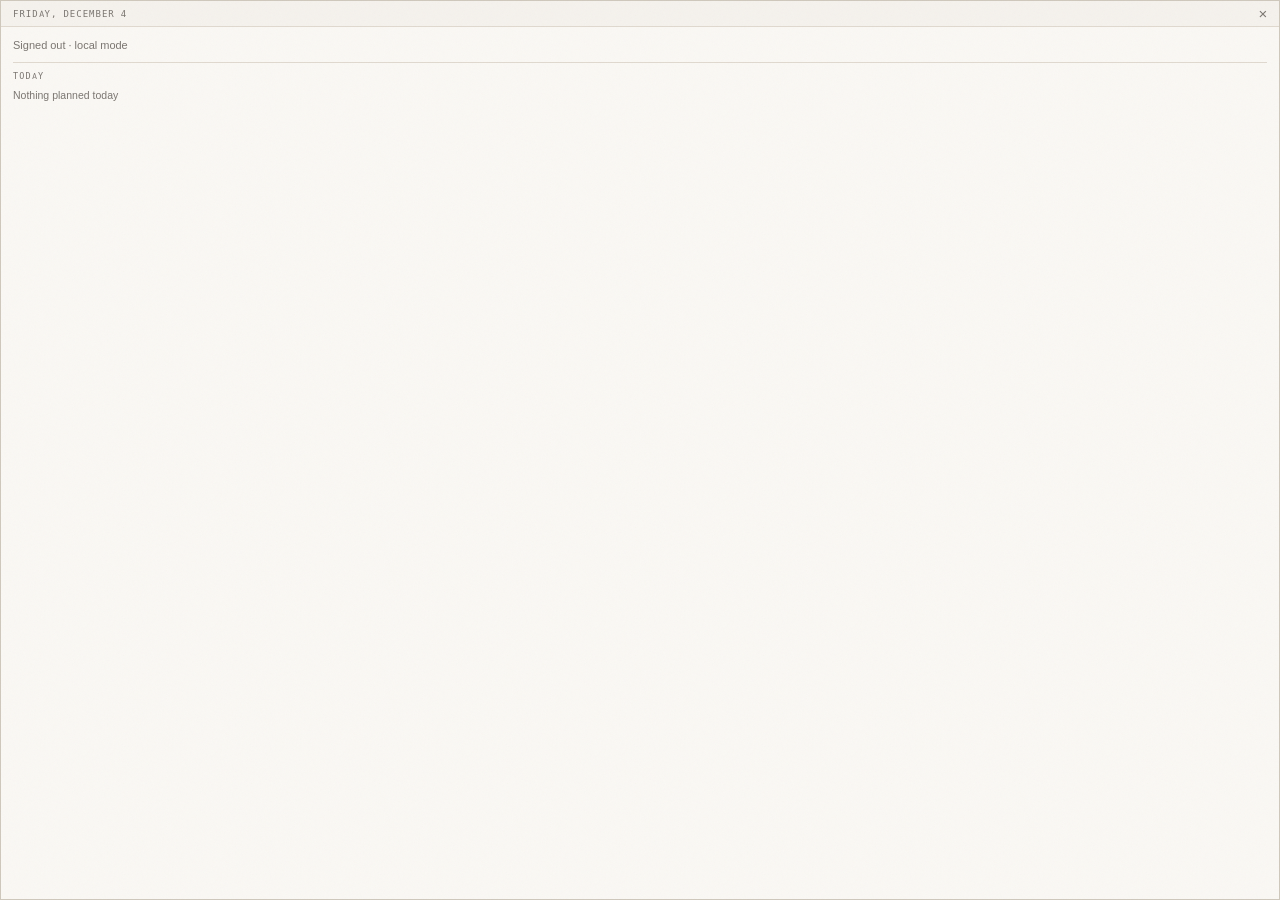
<file: estudiar/desk/widget.html>
<html lang="en">
  <head>
    <meta charset="UTF-8" />
    <link rel="icon" type="image/png" href="./logo.png" />
    <meta name="viewport" content="width=device-width, initial-scale=1.0" />
    <link rel="stylesheet" href="./fonts/fonts.css" />
    <title>StudyDesk — Glance</title>
    <script type="module" crossorigin src="./assets/widget-C4_IQogs.js"></script>
    <link rel="modulepreload" crossorigin href="./assets/base-VYt8jXUL.js">
    <link rel="modulepreload" crossorigin href="./assets/calendar-BpL_OwVa.js">
    <link rel="modulepreload" crossorigin href="./assets/focusTimer-Dj_rLD6K.js">
    <link rel="stylesheet" crossorigin href="./assets/base-BP5sQU4k.css">
    <link rel="stylesheet" crossorigin href="./assets/widget-BfGcBk7H.css">
  </head>
  <body>
    <div id="root"></div>
  </body>
</html>
</file>
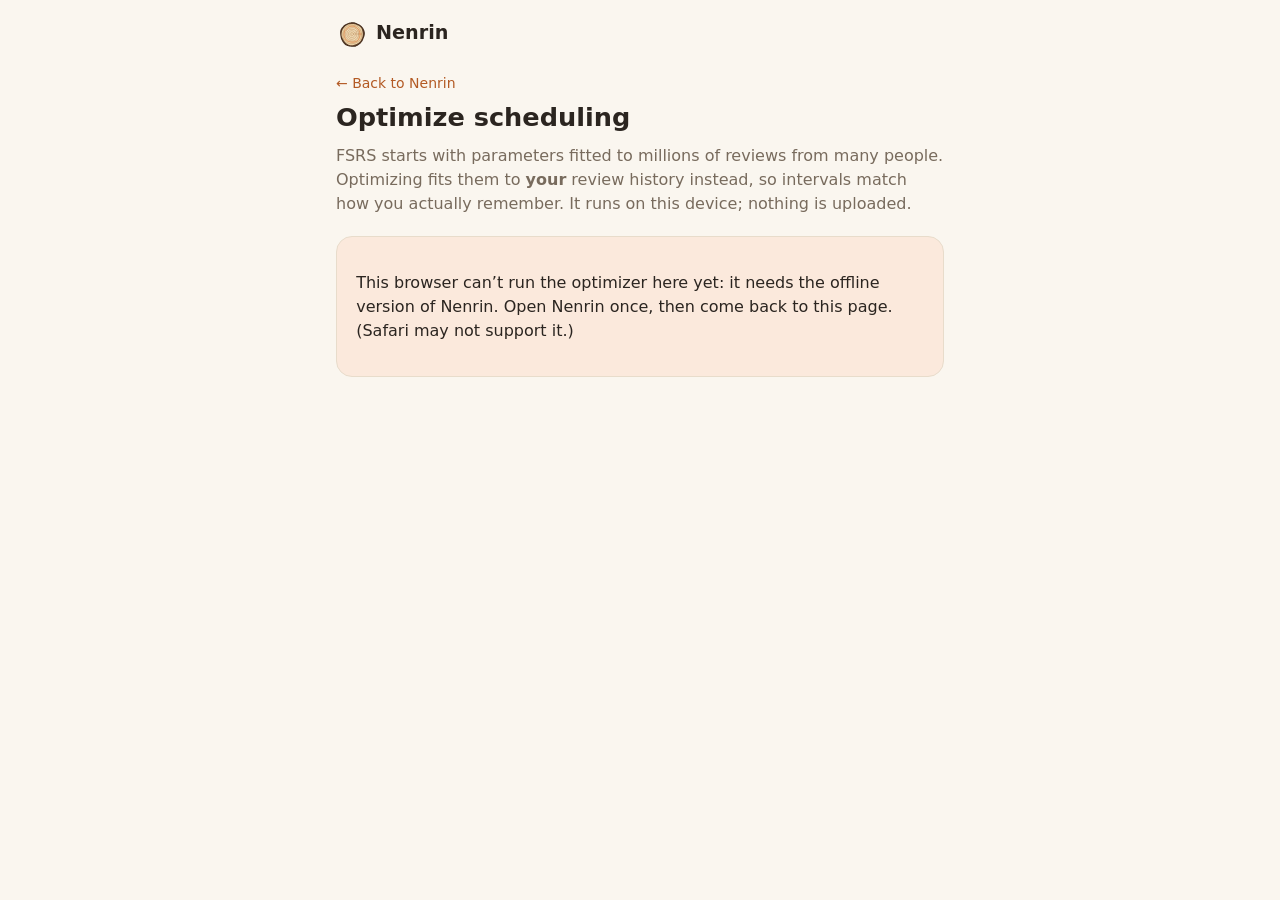
<file: estudiar/tarjetas/optimize.html>
<!doctype html>
<html lang="en">
  <head>
    <meta charset="UTF-8" />
    <meta name="viewport" content="width=device-width, initial-scale=1.0, viewport-fit=cover" />
    <meta name="description" content="Tune Nenrin's FSRS scheduler to your own review history." />
    <title>Optimize scheduling · Nenrin</title>
    <script>
      // Apply the saved theme before first paint (see src/lib/theme.ts).
      try {
        var t = JSON.parse(localStorage.getItem('nenrin:theme') || '{}');
        if (t.mode === 'light' || t.mode === 'dark')
          document.documentElement.dataset.theme = t.mode;
        if (t.palette && t.palette !== 'wood') document.documentElement.dataset.palette = t.palette;
      } catch (e) {}
    </script>
    <script type="module" crossorigin src="./assets/optimize-CKGocFvm.js"></script>
    <link rel="modulepreload" crossorigin href="./assets/app-CcWWgWi0.js">
    <link rel="stylesheet" crossorigin href="./assets/app-Cv3o5ayJ.css">
    <link rel="stylesheet" crossorigin href="./assets/optimize-nd_lNGuA.css">
  <link rel="manifest" href="./manifest.webmanifest">
<meta name="theme-color" content="#2b2520">
<link rel="icon" href="./favicon.ico" sizes="48x48">
<link rel="icon" href="./favicon.svg" sizes="any" type="image/svg+xml">
<link rel="apple-touch-icon" href="./apple-touch-icon-180x180.png"></head>
  <body>
    <div id="app"></div>
  </body>
</html>
</file>
<file: styles.css>
:root{
  --charcoal:#080605;--espresso:#241c16;--mocha-deep:#2e241c;--mocha:#5f4c3c;
  --sand:#beac8a;--sand-hi:#d8c8a6;--sand-deep:#a08d6a;--denim:#4b5470;--denim-hi:#8a94b4;
  --ivory:#efe6d2;--parchment:#ddcfb2;--ink:#efe6d2;
  --ok:#9fb59a;--warn:#d2a85f;--low:#c98f6e;--bad:#cf6b62;
  --f-title:"Cinzel","Times New Roman",serif;
  --f-accent:"Cormorant Garamond",Georgia,serif;
  --f-body:"Inter",system-ui,-apple-system,"Segoe UI",sans-serif;
  --f-mono:"IBM Plex Mono",ui-monospace,Menlo,monospace;
}
*{box-sizing:border-box}
html{background:var(--charcoal);-webkit-text-size-adjust:100%}
body{margin:0;position:relative;background:transparent;color:var(--ink);font:400 16px/1.55 var(--f-body);min-height:100vh;min-height:100dvh;padding-bottom:calc(96px + env(safe-area-inset-bottom));-webkit-font-smoothing:antialiased}
img{max-width:100%}
:focus-visible{outline:2px solid var(--sand);outline-offset:3px;border-radius:8px}

/* JINSEI atmosphere: mesh + five veils (bosque, espresso, vino, denim, petróleo) */
.atmos{
  position:fixed;inset:0;z-index:0;pointer-events:none;
  --atmos-a:rgba(29,39,32,.8);
  --atmos-b:rgba(74,40,27,.42);
  background:
    radial-gradient(ellipse max(50vw,380px) 50vh at 50% 9%,rgba(224,150,70,.07),transparent 70%),
    radial-gradient(ellipse max(55vw,420px) 70vh at 10% 8%,var(--atmos-b),transparent 70%),
    radial-gradient(ellipse max(40vw,320px) 50vh at 92% 14%,rgba(120,30,24,.13),transparent 70%),
    radial-gradient(ellipse max(60vw,460px) 75vh at 88% 27%,var(--atmos-a),transparent 70%),
    radial-gradient(ellipse max(58vw,440px) 70vh at 14% 33%,var(--atmos-a),transparent 70%),
    radial-gradient(ellipse max(45vw,360px) 55vh at 8% 47%,rgba(167,90,43,.09),transparent 70%),
    radial-gradient(ellipse max(55vw,420px) 70vh at 12% 50%,var(--atmos-b),transparent 70%),
    radial-gradient(ellipse max(48vw,380px) 60vh at 92% 53%,var(--atmos-b),transparent 70%),
    radial-gradient(ellipse max(60vw,460px) 75vh at 84% 67%,var(--atmos-a),transparent 70%),
    radial-gradient(ellipse max(58vw,440px) 70vh at 18% 73%,var(--atmos-a),transparent 70%),
    radial-gradient(ellipse max(44vw,340px) 55vh at 26% 82%,rgba(120,30,24,.12),transparent 70%),
    radial-gradient(ellipse max(48vw,380px) 60vh at 88% 86%,var(--atmos-b),transparent 70%),
    radial-gradient(ellipse max(40vw,320px) 50vh at 78% 90%,rgba(167,90,43,.08),transparent 70%),
    radial-gradient(ellipse max(60vw,460px) 60vh at 50% 97%,var(--atmos-b),transparent 70%),
    radial-gradient(ellipse max(40vw,320px) 45vh at 6% 100%,var(--atmos-a),transparent 70%),
    linear-gradient(180deg,#080605 0%,#0C0806 9%,#0B0807 17%,#070A08 27%,#080A08 34%,#0A0706 42%,#0C0806 50%,#0A0706 58%,#070A08 67%,#080A08 74%,#0B0807 84%,#0C0806 92%,#080605 100%);
}
.tint{position:fixed;inset:0;z-index:1;pointer-events:none;overflow:hidden;-webkit-transform:translateZ(0);transform:translateZ(0)}
.tint i{
  position:absolute;inset:0;opacity:0;
  background:
    radial-gradient(ellipse 75% 62% at 16% 20%,rgba(var(--rgb),.82),transparent 70%),
    radial-gradient(ellipse 70% 62% at 86% 80%,rgba(var(--rgb),.82),transparent 70%),
    radial-gradient(ellipse 70% 60% at 88% 14%,rgba(var(--rgb),.55),transparent 70%),
    radial-gradient(ellipse 70% 60% at 12% 88%,rgba(var(--rgb),.55),transparent 70%),
    radial-gradient(ellipse 65% 55% at 50% 50%,rgba(var(--rgb),.38),transparent 75%),
    linear-gradient(rgba(var(--rgb),.28),rgba(var(--rgb),.28));
  transition:opacity 1.6s linear;
}
.tint i:nth-child(1){--rgb:46,110,68}
.tint i:nth-child(2){--rgb:148,78,28}
.tint i:nth-child(3){--rgb:132,32,58}
.tint i:nth-child(4){--rgb:48,68,148}
.tint i:nth-child(5){--rgb:22,102,108}
.tint i.on{opacity:1}
.tint:not(.tint--js) i{animation:tint 16s linear infinite}
.tint:not(.tint--js) i:nth-child(2){animation-delay:-12.8s}
.tint:not(.tint--js) i:nth-child(3){animation-delay:-9.6s}
.tint:not(.tint--js) i:nth-child(4){animation-delay:-6.4s}
.tint:not(.tint--js) i:nth-child(5){animation-delay:-3.2s}
@keyframes tint{0%,18%{opacity:1}32%,86%{opacity:0}100%{opacity:1}}
body::before{content:"";position:fixed;inset:0;z-index:2;pointer-events:none;background:radial-gradient(ellipse 120% 100% at 50% 40%,transparent 50%,rgba(0,0,0,.45) 100%)}

.top{position:relative;z-index:3;text-align:center;padding:calc(28px + env(safe-area-inset-top)) 24px 10px}
.brand-kicker{margin:0 0 14px;font:500 .62rem/1 var(--f-mono);letter-spacing:.32em;text-transform:uppercase;color:var(--sand);opacity:.9}
h1{margin:0;font-family:var(--f-title);font-weight:500;font-size:clamp(2.8rem,14vw,4.2rem);letter-spacing:.28em;text-transform:uppercase;line-height:1;
  background:linear-gradient(180deg,#f8e7a8 0%,#e0c56a 45%,#c9a227 100%);color:#d4af37;-webkit-background-clip:text;background-clip:text;-webkit-text-fill-color:transparent}
.accent,.serif{font-family:var(--f-accent);font-style:italic;font-weight:400;color:var(--parchment);margin:14px 0 0;font-size:clamp(1.15rem,3.2vw,1.4rem)}
h2{margin:0 0 14px;font-family:var(--f-title);font-weight:500;font-size:1.15rem;letter-spacing:.08em;
  background:linear-gradient(180deg,#f8e7a8 0%,#e0c56a 45%,#c9a227 100%);color:#d4af37;-webkit-background-clip:text;background-clip:text;-webkit-text-fill-color:transparent}
h3{font-family:var(--f-title);font-weight:500;color:var(--sand-hi);font-size:1rem;letter-spacing:.06em;margin:18px 0 8px}
h4{font:600 .9rem/1.4 var(--f-body);color:var(--ivory);margin:0 0 7px}
.kicker{display:block;font:500 .64rem/1.4 var(--f-mono);text-transform:uppercase;letter-spacing:.18em;color:var(--sand);margin:0 0 8px}

main{position:relative;z-index:3;padding:8px 18px 24px;max-width:640px;margin:0 auto}
.card{
  background:transparent;
  border:1px solid rgba(190,172,138,.28);border-radius:22px;padding:22px 20px;margin:18px 0;
  box-shadow:none;
}
.muted{color:rgba(239,230,210,.62);font-size:.88rem}
.row{display:flex;flex-wrap:wrap;gap:8px}
button,.btn{font:inherit;min-height:46px;padding:10px 16px;border-radius:999px;border:1px solid rgba(190,172,138,.28);background:rgba(24,18,14,.35);color:var(--ivory);cursor:pointer}
button.on{background:linear-gradient(180deg,var(--sand-hi),var(--sand));color:var(--charcoal);border-color:transparent;font-weight:600}
button.prim{background:linear-gradient(180deg,#e4d4b4,#c4b28e);color:var(--charcoal);border:0;font:500 .72rem/1 var(--f-mono);letter-spacing:.18em;text-transform:uppercase}
button.sm{min-height:36px;padding:4px 12px;font-size:.85rem}
.g{background:#2f3a2d}.g.on{background:var(--ok);border-color:var(--ok)}.y.on{background:var(--warn);border-color:var(--warn)}.r.on{background:var(--bad);border-color:var(--bad)}
input,textarea,select{font:inherit;width:100%;background:rgba(8,6,5,.45);color:var(--ivory);border:1px solid rgba(190,172,138,.28);border-radius:14px;padding:12px;min-height:48px}
select option{background:var(--espresso)}
textarea{min-height:180px}
ul{padding-left:18px;margin:6px 0}li{margin:3px 0}
.cardio{border-left:3px solid rgba(190,172,138,.55);padding:10px 14px;background:rgba(75,84,112,.14);border-radius:12px;margin-top:12px}
.macros{display:grid;grid-template-columns:repeat(4,1fr);gap:8px;text-align:center}
.macros div{background:rgba(8,6,5,.35);border-radius:14px;padding:10px 4px;border:1px solid rgba(190,172,138,.12)}
.macros b{display:block;font-size:1.15rem;color:var(--sand-hi)}
.ok{color:var(--ok)}.falta{color:var(--low)}.bad{color:var(--bad)}
.item{display:flex;justify-content:space-between;align-items:center;gap:8px;padding:8px 0;border-bottom:1px solid rgba(190,172,138,.14);font-size:.92rem}
.food-pick{margin:14px 0 0}.food-pick .kicker{margin-bottom:6px}
.verse{font-family:var(--f-accent);font-size:1.45rem;line-height:1.45;color:var(--ivory)}
.grid2{display:grid;grid-template-columns:1fr 1fr;gap:12px}
audio{width:100%;margin-top:8px}
a{color:var(--sand-hi);text-underline-offset:3px}

.tabs{position:fixed;bottom:0;left:0;right:0;display:flex;z-index:20;background:rgba(8,6,5,.55);backdrop-filter:blur(18px);-webkit-backdrop-filter:blur(18px);border-top:1px solid rgba(190,172,138,.14);padding:8px 6px calc(10px + env(safe-area-inset-bottom))}
.tabs button{flex:1;border:0;background:none;min-width:0;padding:10px 2px;color:rgba(239,230,210,.38);font:500 .58rem/1.2 var(--f-mono);letter-spacing:.1em;text-transform:uppercase}
.tabs button.on{background:none;color:var(--sand-hi);font-weight:500}

.weight-card .weight-current{margin:6px 0 4px;line-height:1}
.weight-card .weight-current strong{font-family:var(--f-title);font-weight:500;font-size:clamp(3.2rem,16vw,4.4rem);letter-spacing:.02em;background:linear-gradient(180deg,#f8e7a8 0%,#e0c56a 45%,#c9a227 100%);color:#d4af37;-webkit-background-clip:text;background-clip:text;-webkit-text-fill-color:transparent}
.weight-card .weight-current span{font-family:var(--f-accent);font-style:italic;font-size:1.35rem;color:var(--parchment);margin-left:.15em}
.weight-meta{font-family:var(--f-accent);font-style:italic;color:var(--parchment);font-size:1.15rem;margin:0 0 18px}
.weight-card .grid2{grid-template-columns:minmax(0,1fr) minmax(0,1fr)}
.weight-card label,.weight-card input{min-width:0}
.weight-card form button{width:100%;margin-top:16px}
.weight-records{list-style:none;padding:0;margin:0}
.weight-records li{display:flex;justify-content:space-between;gap:12px;padding:10px 0;border-bottom:1px solid rgba(190,172,138,.16);font-size:.92rem}

.training-chooser{display:grid;gap:14px;margin-top:8px}
.training-chooser .grid2{grid-template-columns:minmax(0,1fr) minmax(0,1fr)}
.training-chooser label,.training-chooser input{min-width:0}
.training-chooser .muted{margin:0}
.check{display:flex;gap:10px;align-items:center;margin:10px 0;font-size:.88rem}
.check input{width:20px;min-height:20px;flex:none;accent-color:var(--sand)}
details{border-top:1px solid rgba(190,172,138,.16);padding:14px 0}
summary{cursor:pointer;color:var(--sand-hi);font-size:.88rem}
.training-session{border-top:1px solid rgba(190,172,138,.2);padding-top:22px;margin:22px 0}
.training-session>h3{margin-top:6px}
.session-block{padding:14px 0;border-bottom:1px solid rgba(190,172,138,.12)}
.session-block p,.cardio p{margin:6px 0}
.source{font-size:.78rem;line-height:1.5;color:var(--sand)}


.training-log{list-style:none;padding:0;margin:0 0 16px}
.training-log li{display:flex;flex-wrap:wrap;align-items:center;justify-content:space-between;gap:8px;padding:8px 0;border-bottom:1px solid rgba(190,172,138,.16);font-size:.95rem}
.training-log .log-text{flex:1;min-width:12rem}
.training-log .log-actions{display:flex;gap:8px}

.carga-row{display:grid;grid-template-columns:1fr 1fr 1fr;gap:8px;margin-top:10px}
.carga-row label,.carga-row input{min-width:0}
.carga-form{display:grid;gap:14px;margin:16px 0 0}
.week-log{list-style:none;padding:0;margin:0 0 12px}
.week-log li{padding:8px 0;border-bottom:1px solid rgba(190,172,138,.16);font-size:.95rem}
/* Comida: Waistline en ./comida/ ocupa el espacio entre el encabezado y las pestañas */
.comida-frame{position:fixed;left:0;right:0;top:var(--top-h,140px);width:100%;height:calc(100vh - var(--top-h,140px) - var(--tabs-h,64px));height:calc(100dvh - var(--top-h,140px) - var(--tabs-h,64px));border:0;z-index:4;background:transparent}
/* Macros de hoy: misma tarjeta que en Comida */
.meta-nota{margin:.2rem 0 .6rem;font-size:.9em}
.meta-fila{margin:10px 0 12px}.meta-top{display:flex;justify-content:space-between;font-size:.92rem}.meta-top span:last-child{color:var(--sand-hi)}
.meta-barra{height:6px;border-radius:3px;background:rgba(190,172,138,.18);overflow:hidden;margin:5px 0 2px}.meta-barra span{display:block;height:100%;background:var(--sand);border-radius:3px}
.meta-fila p{margin:0;font-family:var(--f-accent);font-style:italic}

/* Gimnasio: openGym en ./gimnasio/ (mismo encaje que Comida/Waistline) */
.gimnasio-frame{position:fixed;left:0;right:0;top:var(--top-h,140px);width:100%;height:calc(100vh - var(--top-h,140px) - var(--tabs-h,64px));height:calc(100dvh - var(--top-h,140px) - var(--tabs-h,64px));border:0;z-index:4;background:transparent}
/* CrossFit: garage-wod en ./crossfit/ */
.crossfit-frame{position:fixed;left:0;right:0;top:var(--top-h,140px);width:100%;height:calc(100vh - var(--top-h,140px) - var(--tabs-h,64px));height:calc(100dvh - var(--top-h,140px) - var(--tabs-h,64px));border:0;z-index:4;background:transparent}
/* Trote: vdot en ./trote/ */
.trote-frame{position:fixed;left:0;right:0;top:var(--top-h,140px);width:100%;height:calc(100vh - var(--top-h,140px) - var(--tabs-h,64px));height:calc(100dvh - var(--top-h,140px) - var(--tabs-h,64px));border:0;z-index:4;background:transparent}

/* Estudiar: StudyDesk / nenrin embeds */
.estudiar-frame{position:fixed;left:0;right:0;top:calc(var(--top-h,140px) + 48px);width:100%;height:calc(100vh - var(--top-h,140px) - 48px - var(--tabs-h,64px));height:calc(100dvh - var(--top-h,140px) - 48px - var(--tabs-h,64px));border:0;z-index:4;background:transparent}
.estudiar-sub{position:relative;z-index:5;padding:0 4px}
</file>
<file: comida/assets/material-icons/iconfont/material-icons.css>
@font-face {
  font-family: "Material Icons";
  font-style: normal;
  font-weight: 400;
  src: url("MaterialIcons-Regular.eot");
  /* For IE6-8 */
  src: local("Material Icons"), local("MaterialIcons-Regular"), url("MaterialIcons-Regular.woff2") format("woff2"), url("MaterialIcons-Regular.woff") format("woff"), url("MaterialIcons-Regular.ttf") format("truetype");
}

.material-icons, .material-icons-outlined, .material-icons-round, .material-icons-sharp, .material-icons-two-tone {
  font-family: "Material Icons";
  font-weight: normal;
  font-style: normal;
  font-size: 24px;
  display: inline-block;
  line-height: 1;
  text-transform: none;
  letter-spacing: normal;
  word-wrap: normal;
  white-space: nowrap;
  direction: ltr;
  /* Support for all WebKit browsers. */
  -webkit-font-smoothing: antialiased;
  /* Support for Safari and Chrome. */
  text-rendering: optimizeLegibility;
  /* Support for Firefox. */
  -moz-osx-font-smoothing: grayscale;
  /* Support for IE. */
  font-feature-settings: 'liga';
}

@font-face {
  font-family: "Material Icons Outlined";
  font-style: normal;
  font-weight: 400;
  src: url("MaterialIconsOutlined-Regular.eot");
  /* For IE6-8 */
  src: local("Material Icons Outlined"), local("MaterialIconsOutlined-Regular"), url("MaterialIconsOutlined-Regular.woff2") format("woff2"), url("MaterialIconsOutlined-Regular.woff") format("woff"), url("MaterialIconsOutlined-Regular.otf") format("opentype");
}

.material-icons-outlined {
  font-family: "Material Icons Outlined";
}

@font-face {
  font-family: "Material Icons Round";
  font-style: normal;
  font-weight: 400;
  src: url("MaterialIconsRound-Regular.eot");
  /* For IE6-8 */
  src: local("Material Icons Round"), local("MaterialIconsRound-Regular"), url("MaterialIconsRound-Regular.woff2") format("woff2"), url("MaterialIconsRound-Regular.woff") format("woff"), url("MaterialIconsRound-Regular.otf") format("opentype");
}

.material-icons-round {
  font-family: "Material Icons Round";
}

@font-face {
  font-family: "Material Icons Sharp";
  font-style: normal;
  font-weight: 400;
  src: url("MaterialIconsSharp-Regular.eot");
  /* For IE6-8 */
  src: local("Material Icons Sharp"), local("MaterialIconsSharp-Regular"), url("MaterialIconsSharp-Regular.woff2") format("woff2"), url("MaterialIconsSharp-Regular.woff") format("woff"), url("MaterialIconsSharp-Regular.otf") format("opentype");
}

.material-icons-sharp {
  font-family: "Material Icons Sharp";
}

@font-face {
  font-family: "Material Icons Two Tone";
  font-style: normal;
  font-weight: 400;
  src: url("MaterialIconsTwoTone-Regular.eot");
  /* For IE6-8 */
  src: local("Material Icons Two Tone"), local("MaterialIconsTwoTone-Regular"), url("MaterialIconsTwoTone-Regular.woff2") format("woff2"), url("MaterialIconsTwoTone-Regular.woff") format("woff"), url("MaterialIconsTwoTone-Regular.otf") format("opentype");
}

.material-icons-two-tone {
  font-family: "Material Icons Two Tone";
}
</file>
<file: comida/assets/css/global-styles.css>
/*
  Copyright 2018, 2019, 2020, 2021 David Healey

  This file is part of Waistline.

  Waistline is free software: you can redistribute it and/or modify
  it under the terms of the GNU General Public License as published by
  the Free Software Foundation, either version 3 of the License, or
  (at your option) any later version.

  Waistline is distributed in the hope that it will be useful,
  but WITHOUT ANY WARRANTY; without even the implied warranty of
  MERCHANTABILITY or FITNESS FOR A PARTICULAR PURPOSE.  See the
  GNU General Public License for more details.

  You should have received a copy of the GNU General Public License
  along with app.  If not, see <http://www.gnu.org/licenses/>.
*/

.align-end {text-align: end; padding: 0 0.4em !important;}
* {-webkit-touch-callout: none; -webkit-user-select: none; -khtml-user-select: none; -moz-user-select: none; -ms-user-select: none; user-select: none;}
input {-webkit-touch-callout: default !important; -webkit-user-select: auto !important; -khtml-user-select: auto !important; -moz-user-select: auto !important; -ms-user-select: auto !important; user-select: auto !important;}

select.align-end {direction: rtl;}
option {direction: ltr;}

html[dir="rtl"] select.align-end {direction: ltr;}
html[dir="rtl"] option {direction: rtl;}

#categories { width: 100%; }
#categories-list:not([disabled]) { color: inherit; }

i.searchbar-icon {margin: -12px 12px;}

.item-content.item-inner {column-gap: 0.8em;}

.photo-holder {width: 100%; text-align: center;}

#food-edit-form #barcode {pointer-events: none;}

#food-edit-form .radio-label {vertical-align: middle;}

#food-edit-form .form-inputs .item-input .item-title {width: 32vw;}
#meal-edit-form .form-inputs .item-input .item-title {width: 32vw;}
#recipe-edit-form .form-inputs .item-input .item-title {width: 32vw;}
#quantity-container.item-input .item-title {width: 60vw;}
#nutrition .item-input .item-title {width: 60vw;}

#nutrition .item-hidden {display: none;}

#import-export-settings .item-input .item-title {width: 60vw;}

div.food-thumbnail {width: 30%; margin: 0.2em 1em 0.2em 0; text-align: center;}
html[dir="rtl"] div.food-thumbnail {margin: 0.2em 0 0.2em 1em;}
div.food-thumbnail > img {max-width: 100%; max-height: 12em;}

.list.multi-line-titles .item-title {white-space: normal; -webkit-line-clamp: 2; -webkit-box-orient: vertical; display: -webkit-box;}
.list .item-title-row .item-after {align-self: flex-start;}
.list .item-subtitle {font-style: italic;}

.notification-text {overflow-wrap: break-word;}

/* Custom color themes */
.color-theme-pink {
  --f7-theme-color: #f6b0ba;
  --f7-theme-color-rgb: 246, 176, 186;
  --f7-theme-color-shade: #f28b9a;
  --f7-theme-color-tint: #fad5da;
}

.color-theme-camino {
  --f7-theme-color: #FF5FE1;
  --f7-theme-color-rgb: 255, 95, 225;
  --f7-theme-color-shade: #ff36d9;
  --f7-theme-color-tint: #ff88e9;
}

.color-theme-eink {
  --f7-theme-color: #253238;
  --f7-theme-color-rgb: 37, 50, 56;
  --f7-theme-color-shade: #151c1f;
  --f7-theme-color-tint: #354851;
}

.item-checkbox .icon-checkbox {
  margin-left: 6px;
  --f7-checkbox-extra-margin: 16px;
}
</file>
<file: comida/activities/diary/views/diary.css>
/*
  Copyright 2018, 2019, 2020, 2021 David Healey

  This file is part of Waistline.

  Waistline is free software: you can redistribute it and/or modify
  it under the terms of the GNU General Public License as published by
  the Free Software Foundation, either version 3 of the License, or
  (at your option) any later version.

  Waistline is distributed in the hope that it will be useful,
  but WITHOUT ANY WARRANTY; without even the implied warranty of
  MERCHANTABILITY or FITNESS FOR A PARTICULAR PURPOSE.  See the
  GNU General Public License for more details.

  You should have received a copy of the GNU General Public License
  along with app.  If not, see <http://www.gnu.org/licenses/>.
*/

/* Group title and total energy */
.page[data-name="diary"] .group-title {font-weight: bold;}
.page[data-name="diary"] .group-energy {font-weight: bold;}

/* Nutrition/Goals display */
.page[data-name="diary"] #diary-nutrition .swiper {width: 100%; margin-top: 0.4em;}
.page[data-name="diary"] #diary-nutrition .row {justify-content: space-around;}
.page[data-name="diary"] #diary-nutrition .col {text-align: center; white-space: nowrap; overflow: hidden; text-overflow: ellipsis;}
.page[data-name="diary"] #diary-nutrition .nutrition-total-title {font-weight: bold;}

.page[data-name="diary"] #diary-nutrition.show-values .nutrition-total-remaining {display: none;}
.page[data-name="diary"] #diary-nutrition.show-remaining .nutrition-total-values {display: none;}

/* Dialog with scrollbar */
.scroll-dialog {max-height: 64vh; overflow-y: auto;}

/* Card styling */
.card,
.card ul,
.accordion-header,
.accordion-footer {
  border-radius: 6px;
}

.accordion-header,
.accordion-footer {
  background-color: var(--f7-navbar-bg-color, var(--f7-bars-bg-color));
}

ul.meal-entry:before,
ul.meal-entry:after
{
  background-color: var(--f7-button-bg-color);
}
</file>
<file: comida/templo-theme.css>
/* Templo: solo letras, colores y fondos sobre Waistline (Framework7). No cambia estructura ni tamaños. */
:root, :root.theme-dark, .theme-dark {
  --t-charcoal:#080605; --t-espresso:#241c16; --t-sand:#beac8a; --t-sand-hi:#d8c8a6; --t-ivory:#efe6d2; --t-line:rgba(190,172,138,.18);
  --f7-theme-color:#beac8a; --f7-theme-color-rgb:190,172,138; --f7-theme-color-shade:#a08d6a; --f7-theme-color-tint:#d8c8a6;
  --f7-font-family:"Inter",system-ui,-apple-system,"Segoe UI",sans-serif;
  --f7-text-color:#efe6d2;
  --f7-page-bg-color:transparent;
  --f7-bars-bg-color:rgba(8,6,5,.72); --f7-bars-bg-color-rgb:8,6,5; --f7-bars-text-color:#efe6d2; --f7-bars-link-color:#beac8a; --f7-bars-border-color:rgba(190,172,138,.18);
  --f7-navbar-bg-color:rgba(8,6,5,.72); --f7-toolbar-bg-color:rgba(8,6,5,.72); --f7-tabbar-bg-color:rgba(8,6,5,.72);
  --f7-navbar-title-font-weight:500;
  --f7-list-bg-color:rgba(36,28,22,.42); --f7-list-strong-bg-color:rgba(36,28,22,.42); --f7-list-item-border-color:rgba(190,172,138,.14); --f7-list-border-color:rgba(190,172,138,.18);
  --f7-list-item-title-text-color:#efe6d2; --f7-list-item-subtitle-text-color:#beac8a; --f7-list-item-text-text-color:#ddcfb2; --f7-list-item-after-text-color:#beac8a;
  --f7-block-title-text-color:#beac8a; --f7-block-strong-bg-color:rgba(36,28,22,.42); --f7-block-text-color:#ddcfb2;
  --f7-card-bg-color:rgba(36,28,22,.42); --f7-card-outline-border-color:rgba(190,172,138,.18); --f7-card-header-text-color:#beac8a;
  --f7-input-text-color:#efe6d2; --f7-input-placeholder-color:rgba(239,230,210,.45); --f7-label-text-color:#beac8a;
  --f7-searchbar-bg-color:rgba(8,6,5,.72); --f7-searchbar-input-bg-color:rgba(8,6,5,.45); --f7-searchbar-input-text-color:#efe6d2;
  --f7-panel-bg-color:#0c0806; --f7-dialog-bg-color:#241c16; --f7-popover-bg-color:#241c16; --f7-sheet-bg-color:#241c16; --f7-actions-bg-color:#241c16; --f7-popup-bg-color:#0c0806;
  --f7-calendar-bg-color:#241c16; --f7-toast-bg-color:#241c16; --f7-toast-text-color:#efe6d2;
  --f7-fab-bg-color:#beac8a; --f7-fab-text-color:#080605;
  --f7-button-text-color:#beac8a; --f7-preloader-color:#beac8a;
}
html, body { background:#080605 !important; }
body {
  color:#efe6d2;
  background:
    radial-gradient(ellipse 70vw 50vh at 10% 8%,rgba(74,40,27,.42),transparent 70%),
    radial-gradient(ellipse 70vw 60vh at 88% 30%,rgba(29,39,32,.8),transparent 70%),
    radial-gradient(ellipse 60vw 50vh at 14% 70%,rgba(29,39,32,.8),transparent 70%),
    radial-gradient(ellipse 60vw 50vh at 85% 95%,rgba(74,40,27,.42),transparent 70%),
    linear-gradient(180deg,#080605 0%,#0C0806 30%,#070A08 60%,#080605 100%) !important;
  background-attachment:fixed !important;
}
.view, .views, #app, .page-content { background:transparent !important; }
/* Cada página lleva su propio fondo opaco: Framework7 deja la página anterior debajo durante y después de navegar,
   y con fondo transparente se veían encimadas (p. ej. Resumen sobre el Diario, Objetivos sobre su editor). */
.page {
  background:
    radial-gradient(ellipse 70vw 50vh at 10% 8%,rgba(74,40,27,.42),transparent 70%),
    radial-gradient(ellipse 70vw 60vh at 88% 30%,rgba(29,39,32,.8),transparent 70%),
    radial-gradient(ellipse 60vw 50vh at 14% 70%,rgba(29,39,32,.8),transparent 70%),
    radial-gradient(ellipse 60vw 50vh at 85% 95%,rgba(74,40,27,.42),transparent 70%),
    linear-gradient(180deg,#080605 0%,#0C0806 30%,#070A08 60%,#080605 100%), #080605 !important;
}
/* Resumen (gráfico de torta): tamaño de teléfono, como en Waistline, también en pantallas anchas o bajas */
.page[data-name="diary-chart"] .page-content > div:first-child { width:min(360px, 100%); margin:0 auto; }
.page[data-name="diary-chart"] .page-content > div { max-width:480px; margin-left:auto; margin-right:auto; }
#app-panel { background:#0c0806 !important; }
.navbar .title, .block-title, .card-header, .list .list-group-title, .popup .title, .dialog-title, .login-screen-title {
  font-family:"Cinzel","Times New Roman",serif !important; color:#beac8a !important; letter-spacing:.04em;
}
.list .item-subtitle, .item-text { font-family:"Cormorant Garamond",Georgia,serif; }
.navbar, .toolbar, .tabbar, .subnavbar { -webkit-backdrop-filter:blur(14px); backdrop-filter:blur(14px); }
.card, .list ul, .block-strong { -webkit-backdrop-filter:blur(8px); backdrop-filter:blur(8px); }
.fab > a { background:#beac8a !important; color:#080605 !important; }
.list-group-title { background:rgba(8,6,5,.6) !important; }
/* El tema de color de Waistline (body.color-theme-*) se reemplaza por el dorado de Templo */
body[class*="color-theme-"], body[class*="color-theme-"] * {
  --f7-theme-color:#beac8a; --f7-theme-color-rgb:190,172,138; --f7-theme-color-shade:#a08d6a; --f7-theme-color-tint:#d8c8a6; --swiper-theme-color:#beac8a;
}
.list .list-group-title, .list-group-title, .block-title-medium { background:rgba(8,6,5,.55) !important; color:#beac8a !important; }
.subnavbar { background:rgba(8,6,5,.72) !important; }
.toolbar-bottom, .toolbar { background:rgba(8,6,5,.72) !important; }
@media (max-height: 520px) { .page[data-name="diary-chart"] .page-content > div:first-child { padding-top:8px !important; width:min(300px, 100%); } }
/* Tarjeta de objetivo (Templo) arriba del Diario */
.templo-card .templo-objetivo { font-family:"Cinzel","Times New Roman",serif; color:#beac8a; letter-spacing:.04em; margin-bottom:4px; }
.templo-nota { font-family:"Cormorant Garamond",Georgia,serif; font-style:italic; color:#a89878; font-size:.85em; margin-bottom:10px; }
.templo-fila { margin:8px 0 10px; }
.templo-fila-top { display:flex; justify-content:space-between; font-size:.92em; }
.templo-fila-top span:last-child { color:#d8c8a6; }
.templo-barra { height:6px; border-radius:3px; background:rgba(190,172,138,.18); overflow:hidden; margin:4px 0 2px; }
.templo-barra span { display:block; height:100%; background:#beac8a; border-radius:3px; }
.templo-quedan { font-family:"Cormorant Garamond",Georgia,serif; font-style:italic; color:#ddcfb2; font-size:.95em; }
.templo-sin-meta { font-size:.85em; color:#beac8a; text-decoration:underline; }
.qa-sheet { background:#241c16 !important; }
.qa-preview b { color:#d8c8a6; font-size:1.15em; }
.qa-nombre { font-family:"Cinzel","Times New Roman",serif; color:#beac8a; font-size:1.15em; margin:0 0 4px; }
</file>
<file: crossfit/assets/index-Dr05NyMp.css>
@layer properties{@supports (((-webkit-hyphens:none)) and (not (margin-trim:inline))) or ((-moz-orient:inline) and (not (color:rgb(from red r g b)))){*,:before,:after,::backdrop{--tw-translate-x:0;--tw-translate-y:0;--tw-translate-z:0;--tw-scale-x:1;--tw-scale-y:1;--tw-scale-z:1;--tw-rotate-x:initial;--tw-rotate-y:initial;--tw-rotate-z:initial;--tw-skew-x:initial;--tw-skew-y:initial;--tw-space-y-reverse:0;--tw-divide-y-reverse:0;--tw-border-style:solid;--tw-gradient-position:initial;--tw-gradient-from:#0000;--tw-gradient-via:#0000;--tw-gradient-to:#0000;--tw-gradient-stops:initial;--tw-gradient-via-stops:initial;--tw-gradient-from-position:0%;--tw-gradient-via-position:50%;--tw-gradient-to-position:100%;--tw-leading:initial;--tw-font-weight:initial;--tw-tracking:initial;--tw-ordinal:initial;--tw-slashed-zero:initial;--tw-numeric-figure:initial;--tw-numeric-spacing:initial;--tw-numeric-fraction:initial;--tw-shadow:0 0 #0000;--tw-shadow-color:initial;--tw-shadow-alpha:100%;--tw-inset-shadow:0 0 #0000;--tw-inset-shadow-color:initial;--tw-inset-shadow-alpha:100%;--tw-ring-color:initial;--tw-ring-shadow:0 0 #0000;--tw-inset-ring-color:initial;--tw-inset-ring-shadow:0 0 #0000;--tw-ring-inset:initial;--tw-ring-offset-width:0px;--tw-ring-offset-color:#fff;--tw-ring-offset-shadow:0 0 #0000;--tw-blur:initial;--tw-brightness:initial;--tw-contrast:initial;--tw-grayscale:initial;--tw-hue-rotate:initial;--tw-invert:initial;--tw-opacity:initial;--tw-saturate:initial;--tw-sepia:initial;--tw-drop-shadow:initial;--tw-drop-shadow-color:initial;--tw-drop-shadow-alpha:100%;--tw-drop-shadow-size:initial;--tw-backdrop-blur:initial;--tw-backdrop-brightness:initial;--tw-backdrop-contrast:initial;--tw-backdrop-grayscale:initial;--tw-backdrop-hue-rotate:initial;--tw-backdrop-invert:initial;--tw-backdrop-opacity:initial;--tw-backdrop-saturate:initial;--tw-backdrop-sepia:initial;--tw-duration:initial;--tw-ease:initial;--tw-outline-style:solid}}}@layer theme{:root,:host{--font-sans:ui-sans-serif, system-ui, sans-serif, "Apple Color Emoji", "Segoe UI Emoji", "Segoe UI Symbol", "Noto Color Emoji";--font-mono:ui-monospace, SFMono-Regular, Menlo, Monaco, Consolas, "Liberation Mono", "Courier New", monospace;--color-red-50:oklch(97.1% .013 17.38);--color-red-100:oklch(93.6% .032 17.717);--color-red-400:oklch(70.4% .191 22.216);--color-red-500:oklch(63.7% .237 25.331);--color-red-600:oklch(57.7% .245 27.325);--color-red-700:oklch(50.5% .213 27.518);--color-red-950:oklch(25.8% .092 26.042);--color-orange-50:oklch(98% .016 73.684);--color-orange-100:oklch(95.4% .038 75.164);--color-orange-400:oklch(75% .183 55.934);--color-orange-500:oklch(70.5% .213 47.604);--color-orange-700:oklch(55.3% .195 38.402);--color-orange-950:oklch(26.6% .079 36.259);--color-amber-50:oklch(98.7% .022 95.277);--color-amber-300:oklch(87.9% .169 91.605);--color-amber-400:oklch(82.8% .189 84.429);--color-amber-500:oklch(76.9% .188 70.08);--color-amber-600:oklch(66.6% .179 58.318);--color-amber-700:oklch(55.5% .163 48.998);--color-amber-900:oklch(41.4% .112 45.904);--color-amber-950:oklch(27.9% .077 45.635);--color-yellow-100:oklch(97.3% .071 103.193);--color-yellow-400:oklch(85.2% .199 91.936);--color-yellow-500:oklch(79.5% .184 86.047);--color-yellow-700:oklch(55.4% .135 66.442);--color-green-100:oklch(96.2% .044 156.743);--color-green-500:oklch(72.3% .219 149.579);--color-green-700:oklch(52.7% .154 150.069);--color-emerald-50:oklch(97.9% .021 166.113);--color-emerald-100:oklch(95% .052 163.051);--color-emerald-200:oklch(90.5% .093 164.15);--color-emerald-400:oklch(76.5% .177 163.223);--color-emerald-500:oklch(69.6% .17 162.48);--color-emerald-600:oklch(59.6% .145 163.225);--color-emerald-700:oklch(50.8% .118 165.612);--color-emerald-800:oklch(43.2% .095 166.913);--color-emerald-900:oklch(37.8% .077 168.94);--color-emerald-950:oklch(26.2% .051 172.552);--color-teal-400:oklch(77.7% .152 181.912);--color-teal-500:oklch(70.4% .14 182.503);--color-blue-50:oklch(97% .014 254.604);--color-blue-400:oklch(70.7% .165 254.624);--color-blue-500:oklch(62.3% .214 259.815);--color-blue-600:oklch(54.6% .245 262.881);--color-blue-900:oklch(37.9% .146 265.522);--color-blue-950:oklch(28.2% .091 267.935);--color-violet-50:oklch(96.9% .016 293.756);--color-violet-400:oklch(70.2% .183 293.541);--color-violet-600:oklch(54.1% .281 293.009);--color-violet-950:oklch(28.3% .141 291.089);--color-purple-50:oklch(97.7% .014 308.299);--color-purple-400:oklch(71.4% .203 305.504);--color-purple-500:oklch(62.7% .265 303.9);--color-purple-600:oklch(55.8% .288 302.321);--color-purple-950:oklch(29.1% .149 302.717);--color-zinc-50:oklch(98.5% 0 0);--color-zinc-100:oklch(96.7% .001 286.375);--color-zinc-200:oklch(92% .004 286.32);--color-zinc-300:oklch(87.1% .006 286.286);--color-zinc-400:oklch(70.5% .015 286.067);--color-zinc-500:oklch(55.2% .016 285.938);--color-zinc-600:oklch(44.2% .017 285.786);--color-zinc-700:oklch(37% .013 285.805);--color-zinc-800:oklch(27.4% .006 286.033);--color-zinc-900:oklch(21% .006 285.885);--color-zinc-950:oklch(14.1% .005 285.823);--color-black:#000;--color-white:#fff;--spacing:.25rem;--container-xs:20rem;--container-sm:24rem;--container-md:28rem;--container-lg:32rem;--text-xs:.75rem;--text-xs--line-height:calc(1 / .75);--text-sm:.875rem;--text-sm--line-height:calc(1.25 / .875);--text-base:1rem;--text-base--line-height: 1.5 ;--text-lg:1.125rem;--text-lg--line-height:calc(1.75 / 1.125);--text-xl:1.25rem;--text-xl--line-height:calc(1.75 / 1.25);--text-2xl:1.5rem;--text-2xl--line-height:calc(2 / 1.5);--text-3xl:1.875rem;--text-3xl--line-height: 1.2 ;--text-4xl:2.25rem;--text-4xl--line-height:calc(2.5 / 2.25);--text-5xl:3rem;--text-5xl--line-height:1;--text-6xl:3.75rem;--text-6xl--line-height:1;--text-7xl:4.5rem;--text-7xl--line-height:1;--text-8xl:6rem;--text-8xl--line-height:1;--font-weight-normal:400;--font-weight-medium:500;--font-weight-semibold:600;--font-weight-bold:700;--font-weight-extrabold:800;--tracking-tighter:-.05em;--tracking-tight:-.025em;--tracking-wide:.025em;--tracking-wider:.05em;--leading-tight:1.25;--leading-snug:1.375;--leading-relaxed:1.625;--radius-sm:.25rem;--radius-md:.375rem;--radius-lg:.5rem;--radius-xl:.75rem;--radius-2xl:1rem;--ease-out:cubic-bezier(0, 0, .2, 1);--ease-in-out:cubic-bezier(.4, 0, .2, 1);--blur-sm:8px;--blur-xl:24px;--aspect-video:16 / 9;--default-transition-duration:.15s;--default-transition-timing-function:cubic-bezier(.4, 0, .2, 1);--default-font-family:var(--font-sans);--default-mono-font-family:var(--font-mono);--color-accent:#c9a227;--color-accent-light:#e0c56a;--color-accent-hover:#a8861f;--color-accent-subtle:#2a2210;--color-accent-dark:#d4af37;--color-accent-dark-hover:#e0c56a;--color-accent-dark-subtle:#1a1508;--font-display:"Outfit", sans-serif;--font-body:"DM Sans", sans-serif}}@layer base{*,:after,:before,::backdrop{box-sizing:border-box;border:0 solid;margin:0;padding:0}::file-selector-button{box-sizing:border-box;border:0 solid;margin:0;padding:0}html,:host{-webkit-text-size-adjust:100%;tab-size:4;line-height:1.5;font-family:var(--default-font-family,ui-sans-serif, system-ui, sans-serif, "Apple Color Emoji", "Segoe UI Emoji", "Segoe UI Symbol", "Noto Color Emoji");font-feature-settings:var(--default-font-feature-settings,normal);font-variation-settings:var(--default-font-variation-settings,normal);-webkit-tap-highlight-color:transparent}hr{height:0;color:inherit;border-top-width:1px}abbr:where([title]){-webkit-text-decoration:underline dotted;text-decoration:underline dotted}h1,h2,h3,h4,h5,h6{font-size:inherit;font-weight:inherit}a{color:inherit;-webkit-text-decoration:inherit;text-decoration:inherit}b,strong{font-weight:bolder}code,kbd,samp,pre{font-family:var(--default-mono-font-family,ui-monospace, SFMono-Regular, Menlo, Monaco, Consolas, "Liberation Mono", "Courier New", monospace);font-feature-settings:var(--default-mono-font-feature-settings,normal);font-variation-settings:var(--default-mono-font-variation-settings,normal);font-size:1em}small{font-size:80%}sub,sup{vertical-align:baseline;font-size:75%;line-height:0;position:relative}sub{bottom:-.25em}sup{top:-.5em}table{text-indent:0;border-color:inherit;border-collapse:collapse}:-moz-focusring{outline:auto}progress{vertical-align:baseline}summary{display:list-item}ol,ul,menu{list-style:none}img,svg,video,canvas,audio,iframe,embed,object{vertical-align:middle;display:block}img,video{max-width:100%;height:auto}button,input,select,optgroup,textarea{font:inherit;font-feature-settings:inherit;font-variation-settings:inherit;letter-spacing:inherit;color:inherit;opacity:1;background-color:#0000;border-radius:0}::file-selector-button{font:inherit;font-feature-settings:inherit;font-variation-settings:inherit;letter-spacing:inherit;color:inherit;opacity:1;background-color:#0000;border-radius:0}:where(select:is([multiple],[size])) optgroup{font-weight:bolder}:where(select:is([multiple],[size])) optgroup option{padding-inline-start:20px}::file-selector-button{margin-inline-end:4px}::placeholder{opacity:1}@supports (not ((-webkit-appearance:-apple-pay-button))) or (contain-intrinsic-size:1px){::placeholder{color:currentColor}@supports (color:color-mix(in lab,red,red)){::placeholder{color:color-mix(in oklab,currentcolor 50%,transparent)}}}textarea{resize:vertical}::-webkit-search-decoration{-webkit-appearance:none}::-webkit-date-and-time-value{min-height:1lh;text-align:inherit}::-webkit-datetime-edit{display:inline-flex}::-webkit-datetime-edit-fields-wrapper{padding:0}::-webkit-datetime-edit{padding-block:0}::-webkit-datetime-edit-year-field{padding-block:0}::-webkit-datetime-edit-month-field{padding-block:0}::-webkit-datetime-edit-day-field{padding-block:0}::-webkit-datetime-edit-hour-field{padding-block:0}::-webkit-datetime-edit-minute-field{padding-block:0}::-webkit-datetime-edit-second-field{padding-block:0}::-webkit-datetime-edit-millisecond-field{padding-block:0}::-webkit-datetime-edit-meridiem-field{padding-block:0}::-webkit-calendar-picker-indicator{line-height:1}:-moz-ui-invalid{box-shadow:none}button,input:where([type=button],[type=reset],[type=submit]){appearance:button}::file-selector-button{appearance:button}::-webkit-inner-spin-button{height:auto}::-webkit-outer-spin-button{height:auto}[hidden]:where(:not([hidden=until-found])){display:none!important}}@layer components;@layer utilities{.pointer-events-auto{pointer-events:auto}.pointer-events-none{pointer-events:none}.visible{visibility:visible}.absolute{position:absolute}.fixed{position:fixed}.relative{position:relative}.static{position:static}.inset-0{inset:calc(var(--spacing) * 0)}.start{inset-inline-start:var(--spacing)}.end{inset-inline-end:var(--spacing)}.top-1\/2{top:50%}.top-full{top:100%}.right-0{right:calc(var(--spacing) * 0)}.right-2\.5{right:calc(var(--spacing) * 2.5)}.right-3{right:calc(var(--spacing) * 3)}.bottom-0{bottom:calc(var(--spacing) * 0)}.bottom-8{bottom:calc(var(--spacing) * 8)}.bottom-20{bottom:calc(var(--spacing) * 20)}.bottom-full{bottom:100%}.left-0{left:calc(var(--spacing) * 0)}.left-1\/2{left:50%}.left-3{left:calc(var(--spacing) * 3)}.z-50{z-index:50}.container{width:100%}@media(min-width:40rem){.container{max-width:40rem}}@media(min-width:48rem){.container{max-width:48rem}}@media(min-width:64rem){.container{max-width:64rem}}@media(min-width:80rem){.container{max-width:80rem}}@media(min-width:96rem){.container{max-width:96rem}}.m-0{margin:calc(var(--spacing) * 0)}.m-auto{margin:auto}.-mx-1{margin-inline:calc(var(--spacing) * -1)}.-mx-5{margin-inline:calc(var(--spacing) * -5)}.mx-auto{margin-inline:auto}.my-4{margin-block:calc(var(--spacing) * 4)}.-mt-0\.5{margin-top:calc(var(--spacing) * -.5)}.-mt-1{margin-top:calc(var(--spacing) * -1)}.-mt-4{margin-top:calc(var(--spacing) * -4)}.-mt-px{margin-top:-1px}.mt-0\.5{margin-top:calc(var(--spacing) * .5)}.mt-1{margin-top:calc(var(--spacing) * 1)}.mt-1\.5{margin-top:calc(var(--spacing) * 1.5)}.mt-2{margin-top:calc(var(--spacing) * 2)}.mt-3{margin-top:calc(var(--spacing) * 3)}.mt-4{margin-top:calc(var(--spacing) * 4)}.mt-6{margin-top:calc(var(--spacing) * 6)}.mt-auto{margin-top:auto}.-mr-0\.5{margin-right:calc(var(--spacing) * -.5)}.-mr-1{margin-right:calc(var(--spacing) * -1)}.mr-1{margin-right:calc(var(--spacing) * 1)}.mr-1\.5{margin-right:calc(var(--spacing) * 1.5)}.mb-0\.5{margin-bottom:calc(var(--spacing) * .5)}.mb-1{margin-bottom:calc(var(--spacing) * 1)}.mb-1\.5{margin-bottom:calc(var(--spacing) * 1.5)}.mb-2{margin-bottom:calc(var(--spacing) * 2)}.mb-3{margin-bottom:calc(var(--spacing) * 3)}.mb-4{margin-bottom:calc(var(--spacing) * 4)}.mb-5{margin-bottom:calc(var(--spacing) * 5)}.mb-6{margin-bottom:calc(var(--spacing) * 6)}.mb-8{margin-bottom:calc(var(--spacing) * 8)}.ml-0\.5{margin-left:calc(var(--spacing) * .5)}.ml-1{margin-left:calc(var(--spacing) * 1)}.ml-1\.5{margin-left:calc(var(--spacing) * 1.5)}.ml-2{margin-left:calc(var(--spacing) * 2)}.ml-6{margin-left:calc(var(--spacing) * 6)}.ml-px{margin-left:1px}.line-clamp-1{-webkit-line-clamp:1;-webkit-box-orient:vertical;display:-webkit-box;overflow:hidden}.line-clamp-2{-webkit-line-clamp:2;-webkit-box-orient:vertical;display:-webkit-box;overflow:hidden}.block{display:block}.flex{display:flex}.grid{display:grid}.hidden{display:none}.inline{display:inline}.inline-block{display:inline-block}.inline-flex{display:inline-flex}.table{display:table}.aspect-video{aspect-ratio:var(--aspect-video)}.h-0\.5{height:calc(var(--spacing) * .5)}.h-1{height:calc(var(--spacing) * 1)}.h-1\.5{height:calc(var(--spacing) * 1.5)}.h-2{height:calc(var(--spacing) * 2)}.h-2\.5{height:calc(var(--spacing) * 2.5)}.h-3{height:calc(var(--spacing) * 3)}.h-4{height:calc(var(--spacing) * 4)}.h-5{height:calc(var(--spacing) * 5)}.h-6{height:calc(var(--spacing) * 6)}.h-7{height:calc(var(--spacing) * 7)}.h-8{height:calc(var(--spacing) * 8)}.h-9{height:calc(var(--spacing) * 9)}.h-10{height:calc(var(--spacing) * 10)}.h-11{height:calc(var(--spacing) * 11)}.h-12{height:calc(var(--spacing) * 12)}.h-14{height:calc(var(--spacing) * 14)}.h-16{height:calc(var(--spacing) * 16)}.h-full{height:100%}.h-px{height:1px}.max-h-40{max-height:calc(var(--spacing) * 40)}.max-h-\[50vh\]{max-height:50vh}.max-h-\[85vh\]{max-height:85vh}.min-h-14{min-height:calc(var(--spacing) * 14)}.min-h-16{min-height:calc(var(--spacing) * 16)}.min-h-\[60dvh\]{min-height:60dvh}.min-h-dvh{min-height:100dvh}.w-2{width:calc(var(--spacing) * 2)}.w-2\.5{width:calc(var(--spacing) * 2.5)}.w-3{width:calc(var(--spacing) * 3)}.w-4{width:calc(var(--spacing) * 4)}.w-5{width:calc(var(--spacing) * 5)}.w-6{width:calc(var(--spacing) * 6)}.w-7{width:calc(var(--spacing) * 7)}.w-10{width:calc(var(--spacing) * 10)}.w-11{width:calc(var(--spacing) * 11)}.w-12{width:calc(var(--spacing) * 12)}.w-14{width:calc(var(--spacing) * 14)}.w-16{width:calc(var(--spacing) * 16)}.w-24{width:calc(var(--spacing) * 24)}.w-32{width:calc(var(--spacing) * 32)}.w-60{width:calc(var(--spacing) * 60)}.w-\[calc\(100\%-2rem\)\]{width:calc(100% - 2rem)}.w-full{width:100%}.max-w-\[calc\(100vw-2rem\)\]{max-width:calc(100vw - 2rem)}.max-w-full{max-width:100%}.max-w-lg{max-width:var(--container-lg)}.max-w-md{max-width:var(--container-md)}.max-w-sm{max-width:var(--container-sm)}.max-w-xs{max-width:var(--container-xs)}.min-w-0{min-width:calc(var(--spacing) * 0)}.min-w-\[3\.5rem\]{min-width:3.5rem}.flex-1{flex:1}.flex-shrink-0,.shrink-0{flex-shrink:0}.grow{flex-grow:1}.-translate-x-1\/2{--tw-translate-x: -50% ;translate:var(--tw-translate-x) var(--tw-translate-y)}.translate-x-0\.5{--tw-translate-x:calc(var(--spacing) * .5);translate:var(--tw-translate-x) var(--tw-translate-y)}.translate-x-5\.5{--tw-translate-x:calc(var(--spacing) * 5.5);translate:var(--tw-translate-x) var(--tw-translate-y)}.-translate-y-1\/2{--tw-translate-y: -50% ;translate:var(--tw-translate-x) var(--tw-translate-y)}.scale-105{--tw-scale-x:105%;--tw-scale-y:105%;--tw-scale-z:105%;scale:var(--tw-scale-x) var(--tw-scale-y)}.scale-110{--tw-scale-x:110%;--tw-scale-y:110%;--tw-scale-z:110%;scale:var(--tw-scale-x) var(--tw-scale-y)}.-rotate-90{rotate:-90deg}.rotate-45{rotate:45deg}.rotate-180{rotate:180deg}.transform{transform:var(--tw-rotate-x,) var(--tw-rotate-y,) var(--tw-rotate-z,) var(--tw-skew-x,) var(--tw-skew-y,)}.cursor-pointer{cursor:pointer}.resize-none{resize:none}.grid-cols-2{grid-template-columns:repeat(2,minmax(0,1fr))}.grid-cols-3{grid-template-columns:repeat(3,minmax(0,1fr))}.grid-rows-\[0fr\]{grid-template-rows:0fr}.grid-rows-\[1fr\]{grid-template-rows:1fr}.flex-col{flex-direction:column}.flex-wrap{flex-wrap:wrap}.items-baseline{align-items:baseline}.items-center{align-items:center}.items-start{align-items:flex-start}.justify-around{justify-content:space-around}.justify-between{justify-content:space-between}.justify-center{justify-content:center}.justify-end{justify-content:flex-end}.gap-0\.5{gap:calc(var(--spacing) * .5)}.gap-1{gap:calc(var(--spacing) * 1)}.gap-1\.5{gap:calc(var(--spacing) * 1.5)}.gap-2{gap:calc(var(--spacing) * 2)}.gap-3{gap:calc(var(--spacing) * 3)}.gap-4{gap:calc(var(--spacing) * 4)}:where(.space-y-0\.5>:not(:last-child)){--tw-space-y-reverse:0;margin-block-start:calc(calc(var(--spacing) * .5) * var(--tw-space-y-reverse));margin-block-end:calc(calc(var(--spacing) * .5) * calc(1 - var(--tw-space-y-reverse)))}:where(.space-y-1>:not(:last-child)){--tw-space-y-reverse:0;margin-block-start:calc(calc(var(--spacing) * 1) * var(--tw-space-y-reverse));margin-block-end:calc(calc(var(--spacing) * 1) * calc(1 - var(--tw-space-y-reverse)))}:where(.space-y-1\.5>:not(:last-child)){--tw-space-y-reverse:0;margin-block-start:calc(calc(var(--spacing) * 1.5) * var(--tw-space-y-reverse));margin-block-end:calc(calc(var(--spacing) * 1.5) * calc(1 - var(--tw-space-y-reverse)))}:where(.space-y-2>:not(:last-child)){--tw-space-y-reverse:0;margin-block-start:calc(calc(var(--spacing) * 2) * var(--tw-space-y-reverse));margin-block-end:calc(calc(var(--spacing) * 2) * calc(1 - var(--tw-space-y-reverse)))}:where(.space-y-3>:not(:last-child)){--tw-space-y-reverse:0;margin-block-start:calc(calc(var(--spacing) * 3) * var(--tw-space-y-reverse));margin-block-end:calc(calc(var(--spacing) * 3) * calc(1 - var(--tw-space-y-reverse)))}:where(.space-y-4>:not(:last-child)){--tw-space-y-reverse:0;margin-block-start:calc(calc(var(--spacing) * 4) * var(--tw-space-y-reverse));margin-block-end:calc(calc(var(--spacing) * 4) * calc(1 - var(--tw-space-y-reverse)))}:where(.space-y-5>:not(:last-child)){--tw-space-y-reverse:0;margin-block-start:calc(calc(var(--spacing) * 5) * var(--tw-space-y-reverse));margin-block-end:calc(calc(var(--spacing) * 5) * calc(1 - var(--tw-space-y-reverse)))}:where(.space-y-6>:not(:last-child)){--tw-space-y-reverse:0;margin-block-start:calc(calc(var(--spacing) * 6) * var(--tw-space-y-reverse));margin-block-end:calc(calc(var(--spacing) * 6) * calc(1 - var(--tw-space-y-reverse)))}.gap-x-3{column-gap:calc(var(--spacing) * 3)}.gap-y-1\.5{row-gap:calc(var(--spacing) * 1.5)}:where(.divide-y>:not(:last-child)){--tw-divide-y-reverse:0;border-bottom-style:var(--tw-border-style);border-top-style:var(--tw-border-style);border-top-width:calc(1px * var(--tw-divide-y-reverse));border-bottom-width:calc(1px * calc(1 - var(--tw-divide-y-reverse)))}:where(.divide-zinc-50>:not(:last-child)){border-color:var(--color-zinc-50)}.truncate{text-overflow:ellipsis;white-space:nowrap;overflow:hidden}.overflow-hidden{overflow:hidden}.overflow-x-auto{overflow-x:auto}.overflow-y-auto{overflow-y:auto}.rounded{border-radius:.25rem}.rounded-2xl{border-radius:var(--radius-2xl)}.rounded-\[3px\]{border-radius:3px}.rounded-full{border-radius:3.40282e38px}.rounded-lg{border-radius:var(--radius-lg)}.rounded-md{border-radius:var(--radius-md)}.rounded-sm{border-radius:var(--radius-sm)}.rounded-xl{border-radius:var(--radius-xl)}.rounded-t-2xl{border-top-left-radius:var(--radius-2xl);border-top-right-radius:var(--radius-2xl)}.border{border-style:var(--tw-border-style);border-width:1px}.border-2{border-style:var(--tw-border-style);border-width:2px}.border-x{border-inline-style:var(--tw-border-style);border-inline-width:1px}.border-t{border-top-style:var(--tw-border-style);border-top-width:1px}.border-r{border-right-style:var(--tw-border-style);border-right-width:1px}.border-b{border-bottom-style:var(--tw-border-style);border-bottom-width:1px}.border-l-4{border-left-style:var(--tw-border-style);border-left-width:4px}.border-accent{border-color:var(--color-accent)}.border-accent\/10{border-color:#c9a2271a}@supports (color:color-mix(in lab,red,red)){.border-accent\/10{border-color:color-mix(in oklab,var(--color-accent) 10%,transparent)}}.border-accent\/20{border-color:#c9a22733}@supports (color:color-mix(in lab,red,red)){.border-accent\/20{border-color:color-mix(in oklab,var(--color-accent) 20%,transparent)}}.border-amber-300{border-color:var(--color-amber-300)}.border-emerald-200{border-color:var(--color-emerald-200)}.border-zinc-100{border-color:var(--color-zinc-100)}.border-zinc-200{border-color:var(--color-zinc-200)}.border-zinc-300{border-color:var(--color-zinc-300)}.border-zinc-800{border-color:var(--color-zinc-800)}.border-l-accent\/40{border-left-color:#c9a22766}@supports (color:color-mix(in lab,red,red)){.border-l-accent\/40{border-left-color:color-mix(in oklab,var(--color-accent) 40%,transparent)}}.border-l-emerald-400\/50{border-left-color:#00d29480}@supports (color:color-mix(in lab,red,red)){.border-l-emerald-400\/50{border-left-color:color-mix(in oklab,var(--color-emerald-400) 50%,transparent)}}.bg-accent{background-color:var(--color-accent)}.bg-accent-subtle{background-color:var(--color-accent-subtle)}.bg-accent\/5{background-color:#c9a2270d}@supports (color:color-mix(in lab,red,red)){.bg-accent\/5{background-color:color-mix(in oklab,var(--color-accent) 5%,transparent)}}.bg-accent\/10{background-color:#c9a2271a}@supports (color:color-mix(in lab,red,red)){.bg-accent\/10{background-color:color-mix(in oklab,var(--color-accent) 10%,transparent)}}.bg-accent\/30{background-color:#c9a2274d}@supports (color:color-mix(in lab,red,red)){.bg-accent\/30{background-color:color-mix(in oklab,var(--color-accent) 30%,transparent)}}.bg-accent\/60{background-color:#c9a22799}@supports (color:color-mix(in lab,red,red)){.bg-accent\/60{background-color:color-mix(in oklab,var(--color-accent) 60%,transparent)}}.bg-accent\/\[0\.03\]{background-color:#c9a22708}@supports (color:color-mix(in lab,red,red)){.bg-accent\/\[0\.03\]{background-color:color-mix(in oklab,var(--color-accent) 3%,transparent)}}.bg-amber-50{background-color:var(--color-amber-50)}.bg-amber-500{background-color:var(--color-amber-500)}.bg-black{background-color:var(--color-black)}.bg-black\/20{background-color:#0003}@supports (color:color-mix(in lab,red,red)){.bg-black\/20{background-color:color-mix(in oklab,var(--color-black) 20%,transparent)}}.bg-black\/40{background-color:#0006}@supports (color:color-mix(in lab,red,red)){.bg-black\/40{background-color:color-mix(in oklab,var(--color-black) 40%,transparent)}}.bg-black\/60{background-color:#0009}@supports (color:color-mix(in lab,red,red)){.bg-black\/60{background-color:color-mix(in oklab,var(--color-black) 60%,transparent)}}.bg-blue-50{background-color:var(--color-blue-50)}.bg-blue-500{background-color:var(--color-blue-500)}.bg-emerald-50{background-color:var(--color-emerald-50)}.bg-emerald-100{background-color:var(--color-emerald-100)}.bg-emerald-500{background-color:var(--color-emerald-500)}.bg-emerald-500\/20{background-color:#00bb7f33}@supports (color:color-mix(in lab,red,red)){.bg-emerald-500\/20{background-color:color-mix(in oklab,var(--color-emerald-500) 20%,transparent)}}.bg-emerald-600{background-color:var(--color-emerald-600)}.bg-green-100{background-color:var(--color-green-100)}.bg-orange-100{background-color:var(--color-orange-100)}.bg-orange-500{background-color:var(--color-orange-500)}.bg-purple-50{background-color:var(--color-purple-50)}.bg-purple-500{background-color:var(--color-purple-500)}.bg-purple-600{background-color:var(--color-purple-600)}.bg-red-50{background-color:var(--color-red-50)}.bg-red-100{background-color:var(--color-red-100)}.bg-red-500{background-color:var(--color-red-500)}.bg-red-600{background-color:var(--color-red-600)}.bg-teal-500{background-color:var(--color-teal-500)}.bg-transparent{background-color:#0000}.bg-violet-50{background-color:var(--color-violet-50)}.bg-white{background-color:var(--color-white)}.bg-white\/40{background-color:#fff6}@supports (color:color-mix(in lab,red,red)){.bg-white\/40{background-color:color-mix(in oklab,var(--color-white) 40%,transparent)}}.bg-white\/80{background-color:#fffc}@supports (color:color-mix(in lab,red,red)){.bg-white\/80{background-color:color-mix(in oklab,var(--color-white) 80%,transparent)}}.bg-yellow-100{background-color:var(--color-yellow-100)}.bg-yellow-500{background-color:var(--color-yellow-500)}.bg-zinc-50{background-color:var(--color-zinc-50)}.bg-zinc-100{background-color:var(--color-zinc-100)}.bg-zinc-200{background-color:var(--color-zinc-200)}.bg-zinc-300{background-color:var(--color-zinc-300)}.bg-zinc-400{background-color:var(--color-zinc-400)}.bg-zinc-700{background-color:var(--color-zinc-700)}.bg-zinc-800{background-color:var(--color-zinc-800)}.bg-zinc-900{background-color:var(--color-zinc-900)}.bg-zinc-950{background-color:var(--color-zinc-950)}.bg-gradient-to-br{--tw-gradient-position:to bottom right in oklab;background-image:linear-gradient(var(--tw-gradient-stops))}.from-amber-50{--tw-gradient-from:var(--color-amber-50);--tw-gradient-stops:var(--tw-gradient-via-stops,var(--tw-gradient-position), var(--tw-gradient-from) var(--tw-gradient-from-position), var(--tw-gradient-to) var(--tw-gradient-to-position))}.to-orange-50{--tw-gradient-to:var(--color-orange-50);--tw-gradient-stops:var(--tw-gradient-via-stops,var(--tw-gradient-position), var(--tw-gradient-from) var(--tw-gradient-from-position), var(--tw-gradient-to) var(--tw-gradient-to-position))}.fill-accent{fill:var(--color-accent)}.fill-white{fill:var(--color-white)}.fill-zinc-400{fill:var(--color-zinc-400)}.stroke-accent{stroke:var(--color-accent)}.stroke-zinc-100{stroke:var(--color-zinc-100)}.object-cover{object-fit:cover}.p-0{padding:calc(var(--spacing) * 0)}.p-0\.5{padding:calc(var(--spacing) * .5)}.p-1\.5{padding:calc(var(--spacing) * 1.5)}.p-2{padding:calc(var(--spacing) * 2)}.p-3{padding:calc(var(--spacing) * 3)}.p-4{padding:calc(var(--spacing) * 4)}.p-5{padding:calc(var(--spacing) * 5)}.p-6{padding:calc(var(--spacing) * 6)}.px-1{padding-inline:calc(var(--spacing) * 1)}.px-1\.5{padding-inline:calc(var(--spacing) * 1.5)}.px-2{padding-inline:calc(var(--spacing) * 2)}.px-2\.5{padding-inline:calc(var(--spacing) * 2.5)}.px-3{padding-inline:calc(var(--spacing) * 3)}.px-4{padding-inline:calc(var(--spacing) * 4)}.px-5{padding-inline:calc(var(--spacing) * 5)}.px-6{padding-inline:calc(var(--spacing) * 6)}.py-0\.5{padding-block:calc(var(--spacing) * .5)}.py-1{padding-block:calc(var(--spacing) * 1)}.py-1\.5{padding-block:calc(var(--spacing) * 1.5)}.py-2{padding-block:calc(var(--spacing) * 2)}.py-2\.5{padding-block:calc(var(--spacing) * 2.5)}.py-3{padding-block:calc(var(--spacing) * 3)}.py-4{padding-block:calc(var(--spacing) * 4)}.py-8{padding-block:calc(var(--spacing) * 8)}.py-10{padding-block:calc(var(--spacing) * 10)}.py-12{padding-block:calc(var(--spacing) * 12)}.pt-1{padding-top:calc(var(--spacing) * 1)}.pt-2{padding-top:calc(var(--spacing) * 2)}.pt-3{padding-top:calc(var(--spacing) * 3)}.pt-4{padding-top:calc(var(--spacing) * 4)}.pt-6{padding-top:calc(var(--spacing) * 6)}.pr-3{padding-right:calc(var(--spacing) * 3)}.pb-1{padding-bottom:calc(var(--spacing) * 1)}.pb-2{padding-bottom:calc(var(--spacing) * 2)}.pb-3{padding-bottom:calc(var(--spacing) * 3)}.pb-6{padding-bottom:calc(var(--spacing) * 6)}.pb-8{padding-bottom:calc(var(--spacing) * 8)}.pb-24{padding-bottom:calc(var(--spacing) * 24)}.pl-9{padding-left:calc(var(--spacing) * 9)}.text-center{text-align:center}.text-left{text-align:left}.text-right{text-align:right}.font-display{font-family:var(--font-display)}.font-mono{font-family:var(--font-mono)}.text-2xl{font-size:var(--text-2xl);line-height:var(--tw-leading,var(--text-2xl--line-height))}.text-3xl{font-size:var(--text-3xl);line-height:var(--tw-leading,var(--text-3xl--line-height))}.text-4xl{font-size:var(--text-4xl);line-height:var(--tw-leading,var(--text-4xl--line-height))}.text-5xl{font-size:var(--text-5xl);line-height:var(--tw-leading,var(--text-5xl--line-height))}.text-6xl{font-size:var(--text-6xl);line-height:var(--tw-leading,var(--text-6xl--line-height))}.text-7xl{font-size:var(--text-7xl);line-height:var(--tw-leading,var(--text-7xl--line-height))}.text-base{font-size:var(--text-base);line-height:var(--tw-leading,var(--text-base--line-height))}.text-lg{font-size:var(--text-lg);line-height:var(--tw-leading,var(--text-lg--line-height))}.text-sm{font-size:var(--text-sm);line-height:var(--tw-leading,var(--text-sm--line-height))}.text-xl{font-size:var(--text-xl);line-height:var(--tw-leading,var(--text-xl--line-height))}.text-xs{font-size:var(--text-xs);line-height:var(--tw-leading,var(--text-xs--line-height))}.text-\[5\.5rem\]{font-size:5.5rem}.text-\[8px\]{font-size:8px}.text-\[9px\]{font-size:9px}.text-\[10px\]{font-size:10px}.text-\[11px\]{font-size:11px}.leading-none{--tw-leading:1;line-height:1}.leading-relaxed{--tw-leading:var(--leading-relaxed);line-height:var(--leading-relaxed)}.leading-snug{--tw-leading:var(--leading-snug);line-height:var(--leading-snug)}.leading-tight{--tw-leading:var(--leading-tight);line-height:var(--leading-tight)}.font-bold{--tw-font-weight:var(--font-weight-bold);font-weight:var(--font-weight-bold)}.font-extrabold{--tw-font-weight:var(--font-weight-extrabold);font-weight:var(--font-weight-extrabold)}.font-medium{--tw-font-weight:var(--font-weight-medium);font-weight:var(--font-weight-medium)}.font-normal{--tw-font-weight:var(--font-weight-normal);font-weight:var(--font-weight-normal)}.font-semibold{--tw-font-weight:var(--font-weight-semibold);font-weight:var(--font-weight-semibold)}.tracking-\[0\.15em\]{--tw-tracking:.15em;letter-spacing:.15em}.tracking-tight{--tw-tracking:var(--tracking-tight);letter-spacing:var(--tracking-tight)}.tracking-tighter{--tw-tracking:var(--tracking-tighter);letter-spacing:var(--tracking-tighter)}.tracking-wide{--tw-tracking:var(--tracking-wide);letter-spacing:var(--tracking-wide)}.tracking-wider{--tw-tracking:var(--tracking-wider);letter-spacing:var(--tracking-wider)}.break-all{word-break:break-all}.whitespace-nowrap{white-space:nowrap}.whitespace-pre-line{white-space:pre-line}.whitespace-pre-wrap{white-space:pre-wrap}.text-accent{color:var(--color-accent)}.text-amber-400{color:var(--color-amber-400)}.text-amber-600{color:var(--color-amber-600)}.text-amber-700{color:var(--color-amber-700)}.text-blue-500{color:var(--color-blue-500)}.text-blue-600{color:var(--color-blue-600)}.text-emerald-400{color:var(--color-emerald-400)}.text-emerald-500{color:var(--color-emerald-500)}.text-emerald-600{color:var(--color-emerald-600)}.text-emerald-700{color:var(--color-emerald-700)}.text-green-500{color:var(--color-green-500)}.text-green-700{color:var(--color-green-700)}.text-inherit{color:inherit}.text-orange-500{color:var(--color-orange-500)}.text-orange-700{color:var(--color-orange-700)}.text-purple-400{color:var(--color-purple-400)}.text-purple-600{color:var(--color-purple-600)}.text-red-500{color:var(--color-red-500)}.text-red-600{color:var(--color-red-600)}.text-red-700{color:var(--color-red-700)}.text-violet-600{color:var(--color-violet-600)}.text-white{color:var(--color-white)}.text-white\/60{color:#fff9}@supports (color:color-mix(in lab,red,red)){.text-white\/60{color:color-mix(in oklab,var(--color-white) 60%,transparent)}}.text-white\/70{color:#ffffffb3}@supports (color:color-mix(in lab,red,red)){.text-white\/70{color:color-mix(in oklab,var(--color-white) 70%,transparent)}}.text-yellow-500{color:var(--color-yellow-500)}.text-yellow-700{color:var(--color-yellow-700)}.text-zinc-100{color:var(--color-zinc-100)}.text-zinc-200{color:var(--color-zinc-200)}.text-zinc-300{color:var(--color-zinc-300)}.text-zinc-400{color:var(--color-zinc-400)}.text-zinc-500{color:var(--color-zinc-500)}.text-zinc-600{color:var(--color-zinc-600)}.text-zinc-700{color:var(--color-zinc-700)}.text-zinc-900{color:var(--color-zinc-900)}.capitalize{text-transform:capitalize}.lowercase{text-transform:lowercase}.uppercase{text-transform:uppercase}.italic{font-style:italic}.tabular-nums{--tw-numeric-spacing:tabular-nums;font-variant-numeric:var(--tw-ordinal,) var(--tw-slashed-zero,) var(--tw-numeric-figure,) var(--tw-numeric-spacing,) var(--tw-numeric-fraction,)}.underline{text-decoration-line:underline}.decoration-dotted{text-decoration-style:dotted}.underline-offset-2{text-underline-offset:2px}.opacity-0{opacity:0}.opacity-40{opacity:.4}.opacity-70{opacity:.7}.opacity-90{opacity:.9}.opacity-100{opacity:1}.shadow-2xl{--tw-shadow:0 25px 50px -12px var(--tw-shadow-color,#00000040);box-shadow:var(--tw-inset-shadow),var(--tw-inset-ring-shadow),var(--tw-ring-offset-shadow),var(--tw-ring-shadow),var(--tw-shadow)}.shadow-lg{--tw-shadow:0 10px 15px -3px var(--tw-shadow-color,#0000001a), 0 4px 6px -4px var(--tw-shadow-color,#0000001a);box-shadow:var(--tw-inset-shadow),var(--tw-inset-ring-shadow),var(--tw-ring-offset-shadow),var(--tw-ring-shadow),var(--tw-shadow)}.shadow-md{--tw-shadow:0 4px 6px -1px var(--tw-shadow-color,#0000001a), 0 2px 4px -2px var(--tw-shadow-color,#0000001a);box-shadow:var(--tw-inset-shadow),var(--tw-inset-ring-shadow),var(--tw-ring-offset-shadow),var(--tw-ring-shadow),var(--tw-shadow)}.shadow-sm{--tw-shadow:0 1px 3px 0 var(--tw-shadow-color,#0000001a), 0 1px 2px -1px var(--tw-shadow-color,#0000001a);box-shadow:var(--tw-inset-shadow),var(--tw-inset-ring-shadow),var(--tw-ring-offset-shadow),var(--tw-ring-shadow),var(--tw-shadow)}.shadow-xl{--tw-shadow:0 20px 25px -5px var(--tw-shadow-color,#0000001a), 0 8px 10px -6px var(--tw-shadow-color,#0000001a);box-shadow:var(--tw-inset-shadow),var(--tw-inset-ring-shadow),var(--tw-ring-offset-shadow),var(--tw-ring-shadow),var(--tw-shadow)}.ring,.ring-1{--tw-ring-shadow:var(--tw-ring-inset,) 0 0 0 calc(1px + var(--tw-ring-offset-width)) var(--tw-ring-color,currentcolor);box-shadow:var(--tw-inset-shadow),var(--tw-inset-ring-shadow),var(--tw-ring-offset-shadow),var(--tw-ring-shadow),var(--tw-shadow)}.ring-2{--tw-ring-shadow:var(--tw-ring-inset,) 0 0 0 calc(2px + var(--tw-ring-offset-width)) var(--tw-ring-color,currentcolor);box-shadow:var(--tw-inset-shadow),var(--tw-inset-ring-shadow),var(--tw-ring-offset-shadow),var(--tw-ring-shadow),var(--tw-shadow)}.ring-accent{--tw-ring-color:var(--color-accent)}.ring-accent\/30{--tw-ring-color:#c9a2274d}@supports (color:color-mix(in lab,red,red)){.ring-accent\/30{--tw-ring-color:color-mix(in oklab, var(--color-accent) 30%, transparent)}}.grayscale{--tw-grayscale:grayscale(100%);filter:var(--tw-blur,) var(--tw-brightness,) var(--tw-contrast,) var(--tw-grayscale,) var(--tw-hue-rotate,) var(--tw-invert,) var(--tw-saturate,) var(--tw-sepia,) var(--tw-drop-shadow,)}.filter{filter:var(--tw-blur,) var(--tw-brightness,) var(--tw-contrast,) var(--tw-grayscale,) var(--tw-hue-rotate,) var(--tw-invert,) var(--tw-saturate,) var(--tw-sepia,) var(--tw-drop-shadow,)}.backdrop-blur-sm{--tw-backdrop-blur:blur(var(--blur-sm));-webkit-backdrop-filter:var(--tw-backdrop-blur,) var(--tw-backdrop-brightness,) var(--tw-backdrop-contrast,) var(--tw-backdrop-grayscale,) var(--tw-backdrop-hue-rotate,) var(--tw-backdrop-invert,) var(--tw-backdrop-opacity,) var(--tw-backdrop-saturate,) var(--tw-backdrop-sepia,);backdrop-filter:var(--tw-backdrop-blur,) var(--tw-backdrop-brightness,) var(--tw-backdrop-contrast,) var(--tw-backdrop-grayscale,) var(--tw-backdrop-hue-rotate,) var(--tw-backdrop-invert,) var(--tw-backdrop-opacity,) var(--tw-backdrop-saturate,) var(--tw-backdrop-sepia,)}.backdrop-blur-xl{--tw-backdrop-blur:blur(var(--blur-xl));-webkit-backdrop-filter:var(--tw-backdrop-blur,) var(--tw-backdrop-brightness,) var(--tw-backdrop-contrast,) var(--tw-backdrop-grayscale,) var(--tw-backdrop-hue-rotate,) var(--tw-backdrop-invert,) var(--tw-backdrop-opacity,) var(--tw-backdrop-saturate,) var(--tw-backdrop-sepia,);backdrop-filter:var(--tw-backdrop-blur,) var(--tw-backdrop-brightness,) var(--tw-backdrop-contrast,) var(--tw-backdrop-grayscale,) var(--tw-backdrop-hue-rotate,) var(--tw-backdrop-invert,) var(--tw-backdrop-opacity,) var(--tw-backdrop-saturate,) var(--tw-backdrop-sepia,)}.transition-\[stroke-dashoffset\]{transition-property:stroke-dashoffset;transition-timing-function:var(--tw-ease,var(--default-transition-timing-function));transition-duration:var(--tw-duration,var(--default-transition-duration))}.transition-all{transition-property:all;transition-timing-function:var(--tw-ease,var(--default-transition-timing-function));transition-duration:var(--tw-duration,var(--default-transition-duration))}.transition-colors{transition-property:color,background-color,border-color,outline-color,text-decoration-color,fill,stroke,--tw-gradient-from,--tw-gradient-via,--tw-gradient-to;transition-timing-function:var(--tw-ease,var(--default-transition-timing-function));transition-duration:var(--tw-duration,var(--default-transition-duration))}.transition-opacity{transition-property:opacity;transition-timing-function:var(--tw-ease,var(--default-transition-timing-function));transition-duration:var(--tw-duration,var(--default-transition-duration))}.transition-transform{transition-property:transform,translate,scale,rotate;transition-timing-function:var(--tw-ease,var(--default-transition-timing-function));transition-duration:var(--tw-duration,var(--default-transition-duration))}.delay-1{transition-delay:1ms}.delay-2{transition-delay:2ms}.delay-3{transition-delay:3ms}.delay-4{transition-delay:4ms}.delay-5{transition-delay:5ms}.duration-100{--tw-duration:.1s;transition-duration:.1s}.duration-150{--tw-duration:.15s;transition-duration:.15s}.duration-200{--tw-duration:.2s;transition-duration:.2s}.duration-300{--tw-duration:.3s;transition-duration:.3s}.duration-500{--tw-duration:.5s;transition-duration:.5s}.duration-1000{--tw-duration:1s;transition-duration:1s}.ease-in-out{--tw-ease:var(--ease-in-out);transition-timing-function:var(--ease-in-out)}.ease-linear{--tw-ease:linear;transition-timing-function:linear}.ease-out{--tw-ease:var(--ease-out);transition-timing-function:var(--ease-out)}.select-none{-webkit-user-select:none;user-select:none}.\[stop-color\:var\(--color-accent\)\]{stop-color:var(--color-accent)}@media(hover:hover){.group-hover\:scale-125:is(:where(.group):hover *){--tw-scale-x:125%;--tw-scale-y:125%;--tw-scale-z:125%;scale:var(--tw-scale-x) var(--tw-scale-y)}.group-hover\:bg-black\/30:is(:where(.group):hover *){background-color:#0000004d}@supports (color:color-mix(in lab,red,red)){.group-hover\:bg-black\/30:is(:where(.group):hover *){background-color:color-mix(in oklab,var(--color-black) 30%,transparent)}}.group-hover\:text-accent:is(:where(.group):hover *){color:var(--color-accent)}.group-hover\:text-zinc-500:is(:where(.group):hover *){color:var(--color-zinc-500)}.group-hover\:text-zinc-700:is(:where(.group):hover *){color:var(--color-zinc-700)}}.group-active\:scale-95:is(:where(.group):active *){--tw-scale-x:95%;--tw-scale-y:95%;--tw-scale-z:95%;scale:var(--tw-scale-x) var(--tw-scale-y)}.placeholder\:text-zinc-300::placeholder{color:var(--color-zinc-300)}.placeholder\:text-zinc-400::placeholder{color:var(--color-zinc-400)}.backdrop\:bg-black\/40::backdrop{background-color:#0006}@supports (color:color-mix(in lab,red,red)){.backdrop\:bg-black\/40::backdrop{background-color:color-mix(in oklab,var(--color-black) 40%,transparent)}}.backdrop\:backdrop-blur-sm::backdrop{--tw-backdrop-blur:blur(var(--blur-sm));-webkit-backdrop-filter:var(--tw-backdrop-blur,) var(--tw-backdrop-brightness,) var(--tw-backdrop-contrast,) var(--tw-backdrop-grayscale,) var(--tw-backdrop-hue-rotate,) var(--tw-backdrop-invert,) var(--tw-backdrop-opacity,) var(--tw-backdrop-saturate,) var(--tw-backdrop-sepia,);backdrop-filter:var(--tw-backdrop-blur,) var(--tw-backdrop-brightness,) var(--tw-backdrop-contrast,) var(--tw-backdrop-grayscale,) var(--tw-backdrop-hue-rotate,) var(--tw-backdrop-invert,) var(--tw-backdrop-opacity,) var(--tw-backdrop-saturate,) var(--tw-backdrop-sepia,)}.last\:border-0:last-child{border-style:var(--tw-border-style);border-width:0}@media(hover:hover){.hover\:scale-105:hover{--tw-scale-x:105%;--tw-scale-y:105%;--tw-scale-z:105%;scale:var(--tw-scale-x) var(--tw-scale-y)}.hover\:border-zinc-300:hover{border-color:var(--color-zinc-300)}.hover\:bg-accent-hover:hover{background-color:var(--color-accent-hover)}.hover\:bg-accent\/10:hover{background-color:#c9a2271a}@supports (color:color-mix(in lab,red,red)){.hover\:bg-accent\/10:hover{background-color:color-mix(in oklab,var(--color-accent) 10%,transparent)}}.hover\:bg-accent\/90:hover{background-color:#c9a227e6}@supports (color:color-mix(in lab,red,red)){.hover\:bg-accent\/90:hover{background-color:color-mix(in oklab,var(--color-accent) 90%,transparent)}}.hover\:bg-amber-600:hover{background-color:var(--color-amber-600)}.hover\:bg-emerald-500\/30:hover{background-color:#00bb7f4d}@supports (color:color-mix(in lab,red,red)){.hover\:bg-emerald-500\/30:hover{background-color:color-mix(in oklab,var(--color-emerald-500) 30%,transparent)}}.hover\:bg-red-600:hover{background-color:var(--color-red-600)}.hover\:bg-red-700:hover{background-color:var(--color-red-700)}.hover\:bg-zinc-50:hover{background-color:var(--color-zinc-50)}.hover\:bg-zinc-100:hover{background-color:var(--color-zinc-100)}.hover\:bg-zinc-200:hover{background-color:var(--color-zinc-200)}.hover\:bg-zinc-300:hover{background-color:var(--color-zinc-300)}.hover\:bg-zinc-700:hover{background-color:var(--color-zinc-700)}.hover\:bg-zinc-800:hover{background-color:var(--color-zinc-800)}.hover\:text-accent:hover{color:var(--color-accent)}.hover\:text-accent-hover:hover{color:var(--color-accent-hover)}.hover\:text-red-500:hover{color:var(--color-red-500)}.hover\:text-white\/90:hover{color:#ffffffe6}@supports (color:color-mix(in lab,red,red)){.hover\:text-white\/90:hover{color:color-mix(in oklab,var(--color-white) 90%,transparent)}}.hover\:text-zinc-200:hover{color:var(--color-zinc-200)}.hover\:text-zinc-500:hover{color:var(--color-zinc-500)}.hover\:text-zinc-600:hover{color:var(--color-zinc-600)}.hover\:text-zinc-700:hover{color:var(--color-zinc-700)}.hover\:text-zinc-900:hover{color:var(--color-zinc-900)}.hover\:underline:hover{text-decoration-line:underline}.hover\:opacity-80:hover{opacity:.8}.hover\:opacity-100:hover{opacity:1}.hover\:shadow-md:hover{--tw-shadow:0 4px 6px -1px var(--tw-shadow-color,#0000001a), 0 2px 4px -2px var(--tw-shadow-color,#0000001a);box-shadow:var(--tw-inset-shadow),var(--tw-inset-ring-shadow),var(--tw-ring-offset-shadow),var(--tw-ring-shadow),var(--tw-shadow)}.hover\:ring-1:hover{--tw-ring-shadow:var(--tw-ring-inset,) 0 0 0 calc(1px + var(--tw-ring-offset-width)) var(--tw-ring-color,currentcolor);box-shadow:var(--tw-inset-shadow),var(--tw-inset-ring-shadow),var(--tw-ring-offset-shadow),var(--tw-ring-shadow),var(--tw-shadow)}.hover\:ring-zinc-400:hover{--tw-ring-color:var(--color-zinc-400)}}.focus\:border-accent:focus{border-color:var(--color-accent)}.focus\:ring-2:focus{--tw-ring-shadow:var(--tw-ring-inset,) 0 0 0 calc(2px + var(--tw-ring-offset-width)) var(--tw-ring-color,currentcolor);box-shadow:var(--tw-inset-shadow),var(--tw-inset-ring-shadow),var(--tw-ring-offset-shadow),var(--tw-ring-shadow),var(--tw-shadow)}.focus\:ring-accent\/30:focus{--tw-ring-color:#c9a2274d}@supports (color:color-mix(in lab,red,red)){.focus\:ring-accent\/30:focus{--tw-ring-color:color-mix(in oklab, var(--color-accent) 30%, transparent)}}.focus\:outline-none:focus{--tw-outline-style:none;outline-style:none}.focus-visible\:outline-2:focus-visible{outline-style:var(--tw-outline-style);outline-width:2px}.focus-visible\:outline-offset-2:focus-visible{outline-offset:2px}.focus-visible\:outline-accent:focus-visible{outline-color:var(--color-accent)}.active\:scale-95:active{--tw-scale-x:95%;--tw-scale-y:95%;--tw-scale-z:95%;scale:var(--tw-scale-x) var(--tw-scale-y)}.active\:scale-\[0\.97\]:active{scale:.97}.active\:scale-\[0\.98\]:active{scale:.98}.active\:scale-\[0\.99\]:active{scale:.99}.active\:bg-zinc-100:active{background-color:var(--color-zinc-100)}.disabled\:pointer-events-none:disabled{pointer-events:none}.disabled\:opacity-40:disabled{opacity:.4}@media(min-width:40rem){.sm\:text-2xl{font-size:var(--text-2xl);line-height:var(--tw-leading,var(--text-2xl--line-height))}.sm\:text-3xl{font-size:var(--text-3xl);line-height:var(--tw-leading,var(--text-3xl--line-height))}.sm\:text-8xl{font-size:var(--text-8xl);line-height:var(--tw-leading,var(--text-8xl--line-height))}.sm\:text-\[7rem\]{font-size:7rem}}:where(.dark\:divide-zinc-800\/50:where(.dark,.dark *)>:not(:last-child)){border-color:#27272a80}@supports (color:color-mix(in lab,red,red)){:where(.dark\:divide-zinc-800\/50:where(.dark,.dark *)>:not(:last-child)){border-color:color-mix(in oklab,var(--color-zinc-800) 50%,transparent)}}.dark\:border-accent-dark:where(.dark,.dark *){border-color:var(--color-accent-dark)}.dark\:border-accent-dark\/20:where(.dark,.dark *){border-color:#d4af3733}@supports (color:color-mix(in lab,red,red)){.dark\:border-accent-dark\/20:where(.dark,.dark *){border-color:color-mix(in oklab,var(--color-accent-dark) 20%,transparent)}}.dark\:border-accent\/15:where(.dark,.dark *){border-color:#c9a22726}@supports (color:color-mix(in lab,red,red)){.dark\:border-accent\/15:where(.dark,.dark *){border-color:color-mix(in oklab,var(--color-accent) 15%,transparent)}}.dark\:border-accent\/20:where(.dark,.dark *){border-color:#c9a22733}@supports (color:color-mix(in lab,red,red)){.dark\:border-accent\/20:where(.dark,.dark *){border-color:color-mix(in oklab,var(--color-accent) 20%,transparent)}}.dark\:border-accent\/30:where(.dark,.dark *){border-color:#c9a2274d}@supports (color:color-mix(in lab,red,red)){.dark\:border-accent\/30:where(.dark,.dark *){border-color:color-mix(in oklab,var(--color-accent) 30%,transparent)}}.dark\:border-amber-700:where(.dark,.dark *){border-color:var(--color-amber-700)}.dark\:border-emerald-800:where(.dark,.dark *){border-color:var(--color-emerald-800)}.dark\:border-zinc-600:where(.dark,.dark *){border-color:var(--color-zinc-600)}.dark\:border-zinc-700:where(.dark,.dark *){border-color:var(--color-zinc-700)}.dark\:border-zinc-800:where(.dark,.dark *){border-color:var(--color-zinc-800)}.dark\:border-l-emerald-600\/50:where(.dark,.dark *){border-left-color:#00976780}@supports (color:color-mix(in lab,red,red)){.dark\:border-l-emerald-600\/50:where(.dark,.dark *){border-left-color:color-mix(in oklab,var(--color-emerald-600) 50%,transparent)}}.dark\:bg-accent-dark:where(.dark,.dark *){background-color:var(--color-accent-dark)}.dark\:bg-accent-dark-subtle:where(.dark,.dark *){background-color:var(--color-accent-dark-subtle)}.dark\:bg-accent-dark\/10:where(.dark,.dark *){background-color:#d4af371a}@supports (color:color-mix(in lab,red,red)){.dark\:bg-accent-dark\/10:where(.dark,.dark *){background-color:color-mix(in oklab,var(--color-accent-dark) 10%,transparent)}}.dark\:bg-accent-light:where(.dark,.dark *){background-color:var(--color-accent-light)}.dark\:bg-accent\/10:where(.dark,.dark *){background-color:#c9a2271a}@supports (color:color-mix(in lab,red,red)){.dark\:bg-accent\/10:where(.dark,.dark *){background-color:color-mix(in oklab,var(--color-accent) 10%,transparent)}}.dark\:bg-accent\/15:where(.dark,.dark *){background-color:#c9a22726}@supports (color:color-mix(in lab,red,red)){.dark\:bg-accent\/15:where(.dark,.dark *){background-color:color-mix(in oklab,var(--color-accent) 15%,transparent)}}.dark\:bg-accent\/20:where(.dark,.dark *){background-color:#c9a22733}@supports (color:color-mix(in lab,red,red)){.dark\:bg-accent\/20:where(.dark,.dark *){background-color:color-mix(in oklab,var(--color-accent) 20%,transparent)}}.dark\:bg-accent\/50:where(.dark,.dark *){background-color:#c9a22780}@supports (color:color-mix(in lab,red,red)){.dark\:bg-accent\/50:where(.dark,.dark *){background-color:color-mix(in oklab,var(--color-accent) 50%,transparent)}}.dark\:bg-accent\/\[0\.06\]:where(.dark,.dark *){background-color:#c9a2270f}@supports (color:color-mix(in lab,red,red)){.dark\:bg-accent\/\[0\.06\]:where(.dark,.dark *){background-color:color-mix(in oklab,var(--color-accent) 6%,transparent)}}.dark\:bg-amber-900\/20:where(.dark,.dark *){background-color:#7b330633}@supports (color:color-mix(in lab,red,red)){.dark\:bg-amber-900\/20:where(.dark,.dark *){background-color:color-mix(in oklab,var(--color-amber-900) 20%,transparent)}}.dark\:bg-amber-950:where(.dark,.dark *){background-color:var(--color-amber-950)}.dark\:bg-blue-400:where(.dark,.dark *){background-color:var(--color-blue-400)}.dark\:bg-blue-900\/20:where(.dark,.dark *){background-color:#1c398e33}@supports (color:color-mix(in lab,red,red)){.dark\:bg-blue-900\/20:where(.dark,.dark *){background-color:color-mix(in oklab,var(--color-blue-900) 20%,transparent)}}.dark\:bg-blue-950:where(.dark,.dark *){background-color:var(--color-blue-950)}.dark\:bg-emerald-400:where(.dark,.dark *){background-color:var(--color-emerald-400)}.dark\:bg-emerald-900\/20:where(.dark,.dark *){background-color:#004e3b33}@supports (color:color-mix(in lab,red,red)){.dark\:bg-emerald-900\/20:where(.dark,.dark *){background-color:color-mix(in oklab,var(--color-emerald-900) 20%,transparent)}}.dark\:bg-emerald-900\/30:where(.dark,.dark *){background-color:#004e3b4d}@supports (color:color-mix(in lab,red,red)){.dark\:bg-emerald-900\/30:where(.dark,.dark *){background-color:color-mix(in oklab,var(--color-emerald-900) 30%,transparent)}}.dark\:bg-emerald-950:where(.dark,.dark *){background-color:var(--color-emerald-950)}.dark\:bg-orange-400:where(.dark,.dark *){background-color:var(--color-orange-400)}.dark\:bg-purple-400:where(.dark,.dark *){background-color:var(--color-purple-400)}.dark\:bg-purple-950:where(.dark,.dark *){background-color:var(--color-purple-950)}.dark\:bg-red-400:where(.dark,.dark *){background-color:var(--color-red-400)}.dark\:bg-red-600:where(.dark,.dark *){background-color:var(--color-red-600)}.dark\:bg-red-950:where(.dark,.dark *){background-color:var(--color-red-950)}.dark\:bg-teal-400:where(.dark,.dark *){background-color:var(--color-teal-400)}.dark\:bg-violet-950:where(.dark,.dark *){background-color:var(--color-violet-950)}.dark\:bg-yellow-400:where(.dark,.dark *){background-color:var(--color-yellow-400)}.dark\:bg-zinc-100:where(.dark,.dark *){background-color:var(--color-zinc-100)}.dark\:bg-zinc-500:where(.dark,.dark *){background-color:var(--color-zinc-500)}.dark\:bg-zinc-700:where(.dark,.dark *){background-color:var(--color-zinc-700)}.dark\:bg-zinc-800:where(.dark,.dark *){background-color:var(--color-zinc-800)}.dark\:bg-zinc-800\/50:where(.dark,.dark *){background-color:#27272a80}@supports (color:color-mix(in lab,red,red)){.dark\:bg-zinc-800\/50:where(.dark,.dark *){background-color:color-mix(in oklab,var(--color-zinc-800) 50%,transparent)}}.dark\:bg-zinc-900:where(.dark,.dark *){background-color:var(--color-zinc-900)}.dark\:bg-zinc-950:where(.dark,.dark *){background-color:var(--color-zinc-950)}.dark\:bg-zinc-950\/80:where(.dark,.dark *){background-color:#09090bcc}@supports (color:color-mix(in lab,red,red)){.dark\:bg-zinc-950\/80:where(.dark,.dark *){background-color:color-mix(in oklab,var(--color-zinc-950) 80%,transparent)}}.dark\:from-amber-950\/30:where(.dark,.dark *){--tw-gradient-from:#4619014d}@supports (color:color-mix(in lab,red,red)){.dark\:from-amber-950\/30:where(.dark,.dark *){--tw-gradient-from:color-mix(in oklab, var(--color-amber-950) 30%, transparent)}}.dark\:from-amber-950\/30:where(.dark,.dark *){--tw-gradient-stops:var(--tw-gradient-via-stops,var(--tw-gradient-position), var(--tw-gradient-from) var(--tw-gradient-from-position), var(--tw-gradient-to) var(--tw-gradient-to-position))}.dark\:to-orange-950\/30:where(.dark,.dark *){--tw-gradient-to:#4413064d}@supports (color:color-mix(in lab,red,red)){.dark\:to-orange-950\/30:where(.dark,.dark *){--tw-gradient-to:color-mix(in oklab, var(--color-orange-950) 30%, transparent)}}.dark\:to-orange-950\/30:where(.dark,.dark *){--tw-gradient-stops:var(--tw-gradient-via-stops,var(--tw-gradient-position), var(--tw-gradient-from) var(--tw-gradient-from-position), var(--tw-gradient-to) var(--tw-gradient-to-position))}.dark\:fill-accent-dark:where(.dark,.dark *){fill:var(--color-accent-dark)}.dark\:fill-zinc-600:where(.dark,.dark *){fill:var(--color-zinc-600)}.dark\:fill-zinc-900:where(.dark,.dark *){fill:var(--color-zinc-900)}.dark\:stroke-accent-dark:where(.dark,.dark *){stroke:var(--color-accent-dark)}.dark\:stroke-zinc-800:where(.dark,.dark *){stroke:var(--color-zinc-800)}.dark\:text-accent-dark:where(.dark,.dark *){color:var(--color-accent-dark)}.dark\:text-accent-light:where(.dark,.dark *){color:var(--color-accent-light)}.dark\:text-amber-300:where(.dark,.dark *){color:var(--color-amber-300)}.dark\:text-amber-400:where(.dark,.dark *){color:var(--color-amber-400)}.dark\:text-blue-400:where(.dark,.dark *){color:var(--color-blue-400)}.dark\:text-emerald-400:where(.dark,.dark *){color:var(--color-emerald-400)}.dark\:text-purple-400:where(.dark,.dark *){color:var(--color-purple-400)}.dark\:text-red-400:where(.dark,.dark *){color:var(--color-red-400)}.dark\:text-violet-400:where(.dark,.dark *){color:var(--color-violet-400)}.dark\:text-white:where(.dark,.dark *){color:var(--color-white)}.dark\:text-zinc-50:where(.dark,.dark *){color:var(--color-zinc-50)}.dark\:text-zinc-100:where(.dark,.dark *){color:var(--color-zinc-100)}.dark\:text-zinc-300:where(.dark,.dark *){color:var(--color-zinc-300)}.dark\:text-zinc-400:where(.dark,.dark *){color:var(--color-zinc-400)}.dark\:text-zinc-500:where(.dark,.dark *){color:var(--color-zinc-500)}.dark\:text-zinc-600:where(.dark,.dark *){color:var(--color-zinc-600)}.dark\:text-zinc-700:where(.dark,.dark *){color:var(--color-zinc-700)}.dark\:text-zinc-800:where(.dark,.dark *){color:var(--color-zinc-800)}.dark\:text-zinc-900:where(.dark,.dark *){color:var(--color-zinc-900)}.dark\:ring-accent-dark:where(.dark,.dark *){--tw-ring-color:var(--color-accent-dark)}.dark\:ring-accent-light:where(.dark,.dark *){--tw-ring-color:var(--color-accent-light)}@media(hover:hover){.dark\:group-hover\:text-accent-light:where(.dark,.dark *):is(:where(.group):hover *){color:var(--color-accent-light)}.dark\:group-hover\:text-zinc-300:where(.dark,.dark *):is(:where(.group):hover *){color:var(--color-zinc-300)}.dark\:group-hover\:text-zinc-500:where(.dark,.dark *):is(:where(.group):hover *){color:var(--color-zinc-500)}}.dark\:placeholder\:text-zinc-600:where(.dark,.dark *)::placeholder{color:var(--color-zinc-600)}@media(hover:hover){.dark\:hover\:border-zinc-700:where(.dark,.dark *):hover{border-color:var(--color-zinc-700)}.dark\:hover\:bg-accent-dark-hover:where(.dark,.dark *):hover{background-color:var(--color-accent-dark-hover)}.dark\:hover\:bg-accent-dark\/90:where(.dark,.dark *):hover{background-color:#d4af37e6}@supports (color:color-mix(in lab,red,red)){.dark\:hover\:bg-accent-dark\/90:where(.dark,.dark *):hover{background-color:color-mix(in oklab,var(--color-accent-dark) 90%,transparent)}}.dark\:hover\:bg-accent\/20:where(.dark,.dark *):hover{background-color:#c9a22733}@supports (color:color-mix(in lab,red,red)){.dark\:hover\:bg-accent\/20:where(.dark,.dark *):hover{background-color:color-mix(in oklab,var(--color-accent) 20%,transparent)}}.dark\:hover\:bg-red-700:where(.dark,.dark *):hover{background-color:var(--color-red-700)}.dark\:hover\:bg-zinc-700:where(.dark,.dark *):hover{background-color:var(--color-zinc-700)}.dark\:hover\:bg-zinc-800:where(.dark,.dark *):hover{background-color:var(--color-zinc-800)}.dark\:hover\:bg-zinc-800\/50:where(.dark,.dark *):hover{background-color:#27272a80}@supports (color:color-mix(in lab,red,red)){.dark\:hover\:bg-zinc-800\/50:where(.dark,.dark *):hover{background-color:color-mix(in oklab,var(--color-zinc-800) 50%,transparent)}}.dark\:hover\:text-accent-light:where(.dark,.dark *):hover{color:var(--color-accent-light)}.dark\:hover\:text-red-400:where(.dark,.dark *):hover{color:var(--color-red-400)}.dark\:hover\:text-zinc-100:where(.dark,.dark *):hover{color:var(--color-zinc-100)}.dark\:hover\:text-zinc-300:where(.dark,.dark *):hover{color:var(--color-zinc-300)}.dark\:hover\:text-zinc-400:where(.dark,.dark *):hover{color:var(--color-zinc-400)}.dark\:hover\:ring-zinc-500:where(.dark,.dark *):hover{--tw-ring-color:var(--color-zinc-500)}}.dark\:active\:bg-zinc-700:where(.dark,.dark *):active{background-color:var(--color-zinc-700)}}html{font-family:var(--font-body);-webkit-tap-highlight-color:transparent;-webkit-font-smoothing:antialiased;-moz-osx-font-smoothing:grayscale}body{color:#efe6d2;background-color:#080605;margin:0}body:where(.dark,.dark *){background-color:var(--color-zinc-950);color:var(--color-zinc-50)}body{overscroll-behavior:none;min-height:100dvh}#root{flex-direction:column;min-height:100dvh;display:flex}@keyframes timer-pulse{0%,to{opacity:1;transform:scale(1)}50%{opacity:.92;transform:scale(1.03)}}@keyframes timer-urgent{0%,to{color:var(--color-accent)}50%{color:#fbbf24}}@keyframes fade-in{0%{opacity:0;transform:translateY(8px)}to{opacity:1;transform:translateY(0)}}@keyframes slide-up{0%{opacity:0;transform:translateY(16px)}to{opacity:1;transform:translateY(0)}}@keyframes scale-in{0%{opacity:0;transform:scale(.95)}to{opacity:1;transform:scale(1)}}.animate-timer-pulse{animation:1s ease-in-out infinite timer-pulse}.animate-timer-urgent{animation:.5s ease-in-out infinite timer-urgent}.animate-fade-in{animation:.3s ease-out both fade-in}.animate-slide-up{animation:.4s ease-out both slide-up}.animate-scale-in{animation:.2s ease-out both scale-in}.delay-1{animation-delay:50ms}.delay-2{animation-delay:.1s}.delay-3{animation-delay:.15s}.delay-4{animation-delay:.2s}.delay-5{animation-delay:.25s}.pb-safe{padding-bottom:max(1rem,env(safe-area-inset-bottom))}::-webkit-scrollbar{width:4px}::-webkit-scrollbar-track{background:0 0}::-webkit-scrollbar-thumb{background-color:var(--color-zinc-300)}::-webkit-scrollbar-thumb{border-radius:2px}@keyframes confetti-fall{0%{opacity:1;transform:translateY(0)rotate(0)}to{opacity:0;transform:translateY(100dvh)rotate(720deg)}}.confetti-fall{animation:2.2s ease-in forwards confetti-fall}@media(prefers-reduced-motion:reduce){.animate-fade-in,.animate-slide-up,.animate-scale-in,.animate-timer-pulse,.animate-timer-urgent,.confetti-fall{transition:none!important;animation:none!important}*,:before,:after{transition-duration:.01ms!important;animation-duration:.01ms!important;animation-iteration-count:1!important}}input[type=number]::-webkit-inner-spin-button{-webkit-appearance:none;margin:0}input[type=number]::-webkit-outer-spin-button{-webkit-appearance:none;margin:0}input[type=number]{-moz-appearance:textfield}@property --tw-translate-x{syntax:"*";inherits:false;initial-value:0}@property --tw-translate-y{syntax:"*";inherits:false;initial-value:0}@property --tw-translate-z{syntax:"*";inherits:false;initial-value:0}@property --tw-scale-x{syntax:"*";inherits:false;initial-value:1}@property --tw-scale-y{syntax:"*";inherits:false;initial-value:1}@property --tw-scale-z{syntax:"*";inherits:false;initial-value:1}@property --tw-rotate-x{syntax:"*";inherits:false}@property --tw-rotate-y{syntax:"*";inherits:false}@property --tw-rotate-z{syntax:"*";inherits:false}@property --tw-skew-x{syntax:"*";inherits:false}@property --tw-skew-y{syntax:"*";inherits:false}@property --tw-space-y-reverse{syntax:"*";inherits:false;initial-value:0}@property --tw-divide-y-reverse{syntax:"*";inherits:false;initial-value:0}@property --tw-border-style{syntax:"*";inherits:false;initial-value:solid}@property --tw-gradient-position{syntax:"*";inherits:false}@property --tw-gradient-from{syntax:"<color>";inherits:false;initial-value:#0000}@property --tw-gradient-via{syntax:"<color>";inherits:false;initial-value:#0000}@property --tw-gradient-to{syntax:"<color>";inherits:false;initial-value:#0000}@property --tw-gradient-stops{syntax:"*";inherits:false}@property --tw-gradient-via-stops{syntax:"*";inherits:false}@property --tw-gradient-from-position{syntax:"<length-percentage>";inherits:false;initial-value:0%}@property --tw-gradient-via-position{syntax:"<length-percentage>";inherits:false;initial-value:50%}@property --tw-gradient-to-position{syntax:"<length-percentage>";inherits:false;initial-value:100%}@property --tw-leading{syntax:"*";inherits:false}@property --tw-font-weight{syntax:"*";inherits:false}@property --tw-tracking{syntax:"*";inherits:false}@property --tw-ordinal{syntax:"*";inherits:false}@property --tw-slashed-zero{syntax:"*";inherits:false}@property --tw-numeric-figure{syntax:"*";inherits:false}@property --tw-numeric-spacing{syntax:"*";inherits:false}@property --tw-numeric-fraction{syntax:"*";inherits:false}@property --tw-shadow{syntax:"*";inherits:false;initial-value:0 0 #0000}@property --tw-shadow-color{syntax:"*";inherits:false}@property --tw-shadow-alpha{syntax:"<percentage>";inherits:false;initial-value:100%}@property --tw-inset-shadow{syntax:"*";inherits:false;initial-value:0 0 #0000}@property --tw-inset-shadow-color{syntax:"*";inherits:false}@property --tw-inset-shadow-alpha{syntax:"<percentage>";inherits:false;initial-value:100%}@property --tw-ring-color{syntax:"*";inherits:false}@property --tw-ring-shadow{syntax:"*";inherits:false;initial-value:0 0 #0000}@property --tw-inset-ring-color{syntax:"*";inherits:false}@property --tw-inset-ring-shadow{syntax:"*";inherits:false;initial-value:0 0 #0000}@property --tw-ring-inset{syntax:"*";inherits:false}@property --tw-ring-offset-width{syntax:"<length>";inherits:false;initial-value:0}@property --tw-ring-offset-color{syntax:"*";inherits:false;initial-value:#fff}@property --tw-ring-offset-shadow{syntax:"*";inherits:false;initial-value:0 0 #0000}@property --tw-blur{syntax:"*";inherits:false}@property --tw-brightness{syntax:"*";inherits:false}@property --tw-contrast{syntax:"*";inherits:false}@property --tw-grayscale{syntax:"*";inherits:false}@property --tw-hue-rotate{syntax:"*";inherits:false}@property --tw-invert{syntax:"*";inherits:false}@property --tw-opacity{syntax:"*";inherits:false}@property --tw-saturate{syntax:"*";inherits:false}@property --tw-sepia{syntax:"*";inherits:false}@property --tw-drop-shadow{syntax:"*";inherits:false}@property --tw-drop-shadow-color{syntax:"*";inherits:false}@property --tw-drop-shadow-alpha{syntax:"<percentage>";inherits:false;initial-value:100%}@property --tw-drop-shadow-size{syntax:"*";inherits:false}@property --tw-backdrop-blur{syntax:"*";inherits:false}@property --tw-backdrop-brightness{syntax:"*";inherits:false}@property --tw-backdrop-contrast{syntax:"*";inherits:false}@property --tw-backdrop-grayscale{syntax:"*";inherits:false}@property --tw-backdrop-hue-rotate{syntax:"*";inherits:false}@property --tw-backdrop-invert{syntax:"*";inherits:false}@property --tw-backdrop-opacity{syntax:"*";inherits:false}@property --tw-backdrop-saturate{syntax:"*";inherits:false}@property --tw-backdrop-sepia{syntax:"*";inherits:false}@property --tw-duration{syntax:"*";inherits:false}@property --tw-ease{syntax:"*";inherits:false}@property --tw-outline-style{syntax:"*";inherits:false;initial-value:solid}
</file>
<file: gimnasio/assets/index-DG7O3Hwv.css>
.ob{min-height:calc(100dvh - var(--sat) - 200px);flex-direction:column;display:flex}.ob-top{justify-content:space-between;align-items:center;min-height:36px;margin:2px 0 26px;display:flex}.ob-dots{align-items:center;gap:6px;display:flex}.ob-dot{background:var(--label-4);width:6px;height:6px;transition:width var(--med) var(--ease),background-color var(--med),opacity var(--med);border-radius:99px}.ob-dot.on{background:var(--acc);width:18px}.ob-dot.done{background:var(--acc);opacity:.55}.ob-skip{color:var(--label-2);font-size:var(--fs-subhead);background:0 0;padding:6px 2px}.ob-body{flex:1;padding-bottom:150px}.ob-eyebrow{color:var(--acc-ink);font-size:var(--fs-footnote);letter-spacing:.04em;text-transform:uppercase;margin-bottom:8px;font-weight:600}.ob-h{letter-spacing:-.026em;margin:0 0 8px;font-size:30px;font-weight:700;line-height:1.12}.ob-p{color:var(--label-2);font-size:var(--fs-callout);letter-spacing:-.006em;margin:0 0 24px;line-height:1.45}.ob-choices{flex-direction:column;gap:10px;display:flex}.ob-choice{text-align:left;border-radius:var(--r-lg);background:var(--surface);width:100%;font-size:var(--fs-body);letter-spacing:-.012em;color:var(--label);transition:border-color var(--fast),background var(--fast),transform var(--fast);border:1.5px solid #0000;align-items:center;gap:14px;padding:16px 18px;display:flex}.ob-choice:active{background:var(--surface-2);transform:scale(.985)}.ob-choice.on{border-color:var(--acc);background:var(--acc-soft)}.ob-choice .icn{font-size:var(--fs-title2);color:var(--acc-ink);flex:none}.ob-choice .ob-choice-t{flex:1}.ob-choice .ob-choice-s{font-size:var(--fs-footnote);color:var(--label-2);margin-top:2px;display:block}.ob-choice .ob-k{color:var(--acc-ink);--icon-stroke:2.6;opacity:0;flex:none;font-size:18px}.ob-choice.on .ob-k{opacity:1}.ob-days{grid-template-columns:repeat(7,1fr);gap:8px;margin:6px 0 4px;display:grid}.ob-day{aspect-ratio:1;background:var(--surface);color:var(--label);font-size:var(--fs-title3);transition:background-color var(--fast),color var(--fast),border-color var(--fast),transform var(--fast) var(--ease);border:1.5px solid #0000;border-radius:99px;justify-content:center;align-items:center;font-weight:600;display:flex}.ob-day.on{background:var(--acc);color:var(--on-acc);border-color:var(--acc)}.ob-day:active{transform:scale(.94)}.ob-week{grid-template-columns:repeat(7,1fr);gap:6px;margin-top:6px;display:grid}.ob-wd{border-radius:var(--r);background:var(--surface);text-align:center;font-size:var(--fs-footnote);color:var(--label-2);transition:background-color var(--fast),color var(--fast),border-color var(--fast);border:1.5px solid #0000;padding:10px 0 9px;font-weight:600}.ob-wd.on{color:var(--acc-ink);border-color:var(--acc);background:var(--acc-soft)}.ob-sub{font-size:var(--fs-subhead);color:var(--label-2);letter-spacing:-.006em;margin:22px 0 10px}.ob-group{background:var(--surface);border-radius:14px;margin-top:14px;padding:12px 12px 14px}.ob-group .ob-sub-first{color:var(--label);margin:0 0 10px;font-weight:600}.ob-group .ob-days,.ob-group .ob-week{margin:0}.ob-group .ob-day:not(.on),.ob-group .ob-wd:not(.on){background:var(--surface-2)}.ob-quick{flex-wrap:wrap;justify-content:center;gap:7px;margin-top:12px;display:flex}.ob-chips{flex-wrap:wrap;gap:8px;display:flex}.ob-chips .chip{font-size:var(--fs-subhead);border:1.5px solid #0000;padding:10px 16px}.ob-chips .chip.on{background:var(--acc-soft);color:var(--acc-ink);border-color:var(--acc)}.ob-field{margin-bottom:14px}.ob-field .field{font-size:var(--fs-callout)}.ob-note{font-size:var(--fs-footnote);color:var(--label-2);margin-top:10px;line-height:1.45}.ob-note.warn{color:var(--yellow)}.ob-consent{flex-direction:column;gap:10px;margin-bottom:18px;display:flex}.ob-consent-row{background:var(--surface);border-radius:var(--r-lg);align-items:flex-start;gap:12px;padding:13px 15px;display:flex}.ob-consent-row .icn{color:var(--acc-ink);flex:none;margin-top:2px;font-size:19px}.ob-consent-row b{font-size:var(--fs-subhead);letter-spacing:-.008em;margin-bottom:2px;font-weight:600;display:block}.ob-consent-row span{font-size:var(--fs-footnote);color:var(--label-2);line-height:1.4}.ob-fine{font-size:var(--fs-footnote);color:var(--label-2);gap:8px;margin-bottom:20px;line-height:1.5;display:grid}.ob-foot{bottom:calc(58px + var(--sab));background:linear-gradient(to top,var(--bg) 58%,transparent);gap:10px;margin-top:18px;padding:30px 0 14px;display:flex;position:sticky}.ob-foot .btn{font-size:var(--fs-body);border-radius:var(--r-lg);padding:15px 18px}.ob-hint{text-align:center;font-size:var(--fs-footnote);color:var(--label-3);margin-top:8px}.chat{padding-bottom:calc(40px + var(--composer-extra,0px))}.chat-hdr{z-index:40;margin:calc(-1 * (var(--sat) + var(--conn) + 8px)) calc(-1 * var(--pad)) 8px;padding:calc(var(--sat) + var(--conn) + 8px) var(--pad) 8px;background:var(--bg);background:color-mix(in srgb,var(--bg) 88%,transparent);-webkit-backdrop-filter:saturate(180%)blur(12px);backdrop-filter:saturate(180%)blur(12px);align-items:center;gap:10px;display:flex;position:sticky;top:0}.chat-hdr .chat-av{background:var(--acc);width:38px;height:38px;color:var(--on-acc);font-size:var(--fs-title3);border-radius:99px;flex:none;justify-content:center;align-items:center;display:flex}.chat-hdr h1{font-size:var(--fs-title3);letter-spacing:-.02em;margin:0;font-weight:700;line-height:1.1}.chat-hdr .chat-st{font-size:var(--fs-footnote);color:var(--label-2);margin-top:2px}.chat-hdr .chat-st.live{color:var(--acc-ink)}.chat-hdr .grow{flex:1;min-width:0}.msgs{flex-direction:column;gap:10px;display:flex}.msg{max-width:88%;animation:msg-in var(--med) var(--ease);flex-direction:column;display:flex}.msg.coach{align-self:flex-start}.msg.user{align-self:flex-end;align-items:flex-end}.bub{font-size:var(--fs-callout);letter-spacing:-.008em;background:var(--surface);color:var(--label);white-space:pre-wrap;word-break:break-word;border-radius:20px;padding:11px 15px;line-height:1.42}.msg.coach .bub{border-bottom-left-radius:6px}.msg.user .bub{background:var(--acc);color:var(--on-acc);border-bottom-right-radius:6px}.bub.err{background:linear-gradient(#ff453a24,#ff453a24),var(--surface);background:color-mix(in srgb,var(--red) 14%,var(--surface));color:var(--label)}.bub ul{margin:6px 0 0;padding-left:18px}.bub li{margin:2px 0}.msg-t{font-size:var(--fs-caption2);color:var(--label-3);margin:4px 8px 0}.typing{align-items:center;gap:5px;min-width:64px;padding:14px 16px;display:flex}.typing i{background:var(--label-2);border-radius:99px;width:8px;height:8px;animation:1.2s ease-in-out infinite typing}.typing i:nth-child(2){animation-delay:.15s}.typing i:nth-child(3){animation-delay:.3s}.typing-eta{font-size:var(--fs-footnote);color:var(--label-2);margin:6px 8px 0;line-height:1.4}@keyframes typing{0%,80%,to{opacity:.45;transform:translateY(0)}40%{opacity:1;transform:translateY(-4px)}}@keyframes msg-in{0%{opacity:0;transform:translateY(6px)}to{opacity:1;transform:none}}.pcard{background:var(--surface);border-radius:var(--r-xl);border:1px solid var(--sep-op);width:100%;overflow:hidden}.pcard-hd{padding:16px 18px 6px}.pcard-eyebrow{font-size:var(--fs-caption);letter-spacing:.05em;text-transform:uppercase;color:var(--acc-ink);margin-bottom:4px;font-weight:600}.pcard-h{font-size:var(--fs-title2);letter-spacing:-.022em;margin:0;font-weight:700;line-height:1.15}.pcard-sum{font-size:var(--fs-subhead);color:var(--label-2);margin:8px 0 0;line-height:1.45}.pcard-tabs{scrollbar-width:none;gap:6px;padding:12px 18px 4px;display:flex;overflow-x:auto}.pcard-tabs::-webkit-scrollbar{display:none}.pcard-tab{background:var(--surface-2);color:var(--label-2);transition:background-color var(--fast),color var(--fast);white-space:nowrap;border-radius:99px;flex:none;align-items:center;gap:6px;padding:8px 14px;font-size:14px;font-weight:500;display:inline-flex}.pcard-tab.on{background:var(--label);color:var(--bg)}.pcard-rt{padding:10px 18px 4px}.pcard-rt-h{justify-content:space-between;align-items:baseline;gap:10px;display:flex}.pcard-rt-h b{letter-spacing:-.015em;align-items:center;gap:8px;font-size:18px;font-weight:600;display:inline-flex}.pcard-rt-h span{font-size:var(--fs-footnote);color:var(--label-2);white-space:nowrap}.pcard-why{color:var(--label-2);margin:4px 0 8px;font-size:14px;line-height:1.45}.pcard-ex{border-top:var(--hair) solid var(--sep);padding:11px 0}.pcard-ex:first-of-type{border-top:none}.pcard-ex-r{justify-content:space-between;align-items:baseline;gap:10px;display:flex}.pcard-ex-n{font-size:var(--fs-callout);letter-spacing:-.01em;text-transform:capitalize;font-weight:500}.pcard-ex-l{color:var(--label-2);white-space:nowrap;font-variant-numeric:tabular-nums;font-size:14px}.pcard-ex-w{font-size:var(--fs-footnote);color:var(--label-2);margin-top:3px;line-height:1.42}.pcard-week{gap:5px;padding:10px 18px 4px;display:flex}.pcard-wd{text-align:center;font-size:var(--fs-caption2);border-radius:var(--r-sm);background:var(--surface-2);color:var(--label-3);flex:1;padding:7px 0;font-weight:600}.pcard-wd.on{background:var(--acc-soft);color:var(--acc-ink)}.pcard-row{border-top:var(--hair) solid var(--sep);justify-content:space-between;align-items:center;gap:12px;padding:12px 18px;display:flex}.pcard-row .lrow-t{font-size:var(--fs-subhead)}.pcard-row .lrow-s{font-size:var(--fs-caption)}.pcard-ft{border-top:var(--hair) solid var(--sep);flex-direction:column;gap:8px;padding:12px 18px 16px;display:flex}.pcard-ft .btn{font-size:var(--fs-callout);border-radius:var(--r-lg);padding:14px 18px}.pcard-note{font-size:var(--fs-caption);color:var(--yellow);padding:0 18px 6px;line-height:1.45}.pcard-chg{border-top:var(--hair) solid var(--sep);align-items:flex-start;gap:12px;padding:12px 18px;display:flex}.pcard-chg.stale{opacity:.5}.pcard-chg .grow{flex:1;min-width:0}.pcard-chg-t{font-size:var(--fs-subhead);letter-spacing:-.01em;font-weight:600}.pcard-chg-v{font-size:var(--fs-footnote);align-items:center;gap:6px;margin:4px 0;display:flex}.pcard-chg-v .tag{font-size:var(--fs-caption)}.pcard-chg-w{font-size:var(--fs-footnote);color:var(--label-2);line-height:1.42}.pcard-chg-stale{font-size:var(--fs-caption);color:var(--yellow);margin-top:4px}.pcard-notes{border-top:var(--hair) solid var(--sep);padding:10px 18px 4px}.pcard-notes div{font-size:var(--fs-footnote);color:var(--label-2);padding:4px 0;line-height:1.45}.composer{z-index:40;padding:8px var(--pad) calc(10px + var(--sab));background:var(--bg);background:color-mix(in srgb,var(--bg) 88%,transparent);-webkit-backdrop-filter:saturate(180%)blur(12px);backdrop-filter:saturate(180%)blur(12px);position:fixed;bottom:0;left:0;right:0}@media (prefers-reduced-transparency:reduce){.chat-hdr,.composer{-webkit-backdrop-filter:none;backdrop-filter:none;background:var(--bg)}}:root[data-native-kb] .composer{bottom:var(--native-kb);padding-bottom:10px}.composer-in{align-items:flex-end;gap:8px;max-width:560px;margin:0 auto;display:flex;position:relative}.composer textarea{resize:none;min-height:44px;font-size:var(--fs-callout);background:var(--surface);color:var(--label);letter-spacing:-.008em;border:none;border-radius:22px;outline:none;flex:1;padding:11px 16px;font-family:inherit;line-height:1.35;overflow-y:auto}.composer textarea:focus{box-shadow:inset 0 0 0 1.5px var(--acc)}.composer-in.tall textarea{border-radius:18px}.composer-grow{width:28px;height:28px;font-size:var(--fs-subhead);background:var(--surface);color:var(--label-2);border-radius:99px;justify-content:center;align-items:center;display:flex;position:absolute;top:-30px;left:4px;box-shadow:0 1px 3px #0000002e}.composer textarea::placeholder{color:var(--label-3)}.send{background:var(--acc);width:44px;height:44px;color:var(--on-acc);font-size:var(--fs-title3);transition:transform var(--fast),opacity var(--fast);border-radius:99px;flex:none;justify-content:center;align-items:center;display:flex}.send:active{transform:scale(.92)}.send:disabled{opacity:.3}.composer-cap{text-align:center;max-width:560px;font-size:var(--fs-caption2);color:var(--label-3);margin:4px auto 0}.chat-menu .lrow-t{font-size:var(--fs-body)}.chips-row{scrollbar-width:none;gap:6px;max-width:560px;margin:0 auto 8px;padding:0 2px;display:flex;overflow-x:auto}.chips-row::-webkit-scrollbar{display:none}.qchip{background:var(--surface);color:var(--label);font-size:var(--fs-footnote);letter-spacing:-.006em;border:1px solid var(--sep-op);transition:transform var(--fast),background var(--fast);border-radius:99px;flex:none;align-items:center;gap:6px;padding:8px 13px;font-weight:500;display:inline-flex}.qchip .icn{color:var(--acc-ink);font-size:14px}.qchip:active{background:var(--surface-2);transform:scale(.96)}.chat-empty{color:var(--label-2);padding:14px 4px;font-size:14px;line-height:1.45}.ins{gap:10px;min-width:0;padding:6px 18px 4px;display:grid}.ins>*{min-width:0}.ins-tiles{grid-template-columns:repeat(4,minmax(0,1fr));gap:6px;display:grid}.ins-tile{background:var(--surface-2);text-align:center;border-radius:14px;min-width:0;padding:10px 6px 9px}.ins-tile-v{letter-spacing:-.03em;font-variant-numeric:tabular-nums;white-space:nowrap;text-overflow:ellipsis;font-size:19px;font-weight:700;line-height:1.05;overflow:hidden}.ins-tile-l{color:var(--label-2);letter-spacing:-.004em;overflow-wrap:anywhere;margin-top:4px;font-size:10.5px;line-height:1.15}.ins-block{background:var(--surface-2);border-radius:16px;padding:12px 14px 10px}.ins-h{font-size:var(--fs-footnote);letter-spacing:-.008em;justify-content:space-between;align-items:baseline;gap:8px;min-width:0;margin-bottom:6px;font-weight:600;display:flex}.ins-h>span:first-child{flex:none}.ins-h>span:last-child{text-overflow:ellipsis;white-space:nowrap;text-align:right;min-width:0;overflow:hidden}.ins-h .dim{font-weight:400;font-size:var(--fs-caption)}.ins-block .chart{margin:2px -4px 0}.ins-delta{font-size:var(--fs-caption);font-variant-numeric:tabular-nums;color:var(--label-2);white-space:nowrap;flex:none;font-weight:600}.ins-delta.up{color:var(--green)}.ins-delta.down{color:var(--red)}.ins-row{border-top:var(--hair) solid var(--sep);align-items:center;gap:8px;padding:7px 0;display:flex}.ins-row:first-of-type{border-top:none}.ins-row-n{letter-spacing:-.008em;text-transform:capitalize;white-space:nowrap;text-overflow:ellipsis;flex:1;min-width:0;font-size:14px;overflow:hidden}.ins-row-n .dim{font-size:var(--fs-caption);text-transform:none}.ins-row-v{font-size:var(--fs-caption);flex:none;align-items:center;gap:4px;display:flex}.ins-row-v .icn{font-size:var(--fs-caption2);color:var(--label-3)}.ins-row-v .tag{font-size:var(--fs-caption);font-variant-numeric:tabular-nums}.ins-bar{grid-template-columns:76px 1fr 28px;align-items:center;gap:8px;padding:4px 0;display:grid}.ins-bar-l{color:var(--label-2);white-space:nowrap;text-overflow:ellipsis;font-size:12.5px;overflow:hidden}.ins-bar-t{background:var(--surface-3);border-radius:99px;height:8px;overflow:hidden}.ins-bar-t i{background:var(--acc);height:100%;transition:width var(--med) var(--ease);border-radius:99px;display:block}.ins-bar-v{font-size:var(--fs-caption);text-align:right;font-variant-numeric:tabular-nums;font-weight:600}.ins-cmp{color:var(--label-2);flex-wrap:wrap;align-items:baseline;gap:4px 10px;padding:0 2px;font-size:12.5px;line-height:1.5;display:flex}.pcard-notes div{align-items:flex-start;gap:8px;display:flex}.pcard-notes .icn{color:var(--yellow);font-size:var(--fs-subhead);flex:none;margin-top:1px}.deb-score{align-items:center;gap:14px;padding:6px 18px 10px;display:flex}.deb-ring{--pct:.5;background:conic-gradient(var(--acc) calc(var(--pct) * 360deg),var(--surface-3) 0);border-radius:99px;flex:none;justify-content:center;align-items:baseline;width:64px;height:64px;display:flex;position:relative}.deb-ring:before{content:"";background:var(--surface);border-radius:99px;position:absolute;inset:6px}.deb-ring span{letter-spacing:-.03em;font-size:24px;font-weight:700;line-height:64px;position:relative}.deb-ring small{font-size:var(--fs-caption2);color:var(--label-2);margin-left:1px;line-height:64px;position:relative}.deb-score-t{flex-direction:column;gap:2px;min-width:0;display:flex}.deb-score-t b{font-size:var(--fs-body);letter-spacing:-.015em;font-weight:600}.deb-score-t span{font-size:var(--fs-footnote);color:var(--label-2)}.deb-list{padding:8px 18px 4px}.deb-list-h{font-size:var(--fs-footnote);letter-spacing:.02em;text-transform:uppercase;align-items:center;gap:7px;margin-bottom:4px;font-weight:600;display:flex}.deb-list-h .icn{font-size:var(--fs-subhead)}.deb-item{letter-spacing:-.008em;border-top:var(--hair) solid var(--sep);padding:6px 0 6px 22px;font-size:14.5px;line-height:1.45;position:relative}.deb-item:first-of-type{border-top:none}.deb-item:before{content:"";background:var(--label-3);border-radius:99px;width:5px;height:5px;position:absolute;top:14px;left:8px}.recap{text-align:left;border-radius:var(--r-xl);background:var(--surface);border:1px solid var(--sep-op);width:100%;color:var(--label);transition:transform var(--fast),background var(--fast);margin-top:6px;padding:14px 16px 12px;display:block}.recap:active{background:var(--surface-2);transform:scale(.99)}.recap-top{justify-content:space-between;align-items:center;gap:8px;display:flex}.recap-top .pcard-eyebrow{margin:0}.recap-state{font-size:var(--fs-caption2);background:var(--surface-2);color:var(--label-2);white-space:nowrap;border-radius:99px;flex:none;padding:3px 9px;font-weight:600}.recap-state.yes{background:#30d15829;background:color-mix(in srgb,var(--green) 16%,transparent);color:var(--green)}.recap-state.no{background:#ff453a24;background:color-mix(in srgb,var(--red) 14%,transparent);color:var(--red)}.recap-state.mix{background:var(--acc-soft);color:var(--acc-ink)}.recap-t{font-size:var(--fs-body);letter-spacing:-.018em;margin-top:6px;font-weight:600;line-height:1.2}.recap-s{color:var(--label-2);-webkit-line-clamp:2;-webkit-box-orient:vertical;margin-top:4px;font-size:13.5px;line-height:1.42;display:-webkit-box;overflow:hidden}.recap-chips{flex-wrap:wrap;gap:5px;margin-top:9px;display:flex}.recap-chip{font-size:var(--fs-caption);background:var(--surface-2);color:var(--label-2);border-radius:99px;align-items:center;gap:4px;max-width:100%;padding:4px 9px;display:inline-flex}.recap-chip .icn{font-size:var(--fs-caption2);flex:none}.recap-chip.yes .icn{color:var(--green)}.recap-chip.no{opacity:.75;text-decoration:line-through}.recap-chip.no .icn{color:var(--red)}.recap-more{font-size:var(--fs-footnote);color:var(--acc-ink);align-items:center;gap:3px;margin-top:10px;font-weight:500;display:flex}.recap-more .icn{font-size:var(--fs-caption)}.pcard-chg.declined .pcard-chg-t{color:var(--label-2)}.pcard-chg .recap-state{align-self:center}.pdetail .pcard-chg,.pdetail .pcard-notes,.pdetail .ins,.pdetail .pcard-rt,.pdetail .pcard-week{padding-left:0;padding-right:0}.cmp{border-top:var(--hair) solid var(--sep);padding:8px 0}.cmp:first-of-type{border-top:none}.cmp-h{text-transform:capitalize;justify-content:space-between;margin-bottom:5px;font-size:13.5px;font-weight:500;display:flex}.cmp-h .dim{font-weight:400;font-size:var(--fs-caption);text-transform:none}.cmp-bar{background:var(--surface-3);border-radius:7px;height:22px;margin-top:4px;position:relative;overflow:hidden}.cmp-bar i{background:var(--label-3);opacity:.55;border-radius:7px;height:100%;display:block}.cmp-bar.you i{background:var(--acc);opacity:1}.cmp-bar span{color:var(--label);font-variant-numeric:tabular-nums;text-shadow:0 0 6px var(--bg);font-size:11.5px;font-weight:600;line-height:22px;position:absolute;top:0;left:8px}.workout-coach{padding:4px 16px 16px}.workout-coach .pcard-eyebrow{align-items:center;gap:6px;display:flex}.workout-coach>.pcard{margin:0}.adapt-reasons{flex-wrap:wrap;gap:8px;margin-bottom:12px;display:flex}.adapt-reasons .chip{align-items:center;gap:6px;display:inline-flex}.adapt-text{width:100%;margin-bottom:8px}.adapt-wait{flex-direction:column;align-items:flex-start;gap:8px;padding:8px 0;display:flex}.adapt-ended{flex-direction:column;align-items:flex-start;gap:10px;display:flex}.pcard-chg-m{margin-top:4px;line-height:1.4}.adapt-reasons .chip{text-transform:none}.focus-view{grid-template-columns:minmax(0,1fr);gap:12px;display:grid}.focus-superset-inline{border-bottom:var(--hair) solid var(--sep);color:var(--acc-ink);font-size:var(--fs-footnote);flex-wrap:wrap;align-items:center;gap:6px;margin-bottom:12px;padding-bottom:12px;display:flex}.focus-superset-inline strong{overflow-wrap:anywhere;min-width:0;font-weight:600}.focus-superset-inline span{color:var(--label-2)}.focus-superset-inline .icn{font-size:14px}.focus-superset-inline .btn{min-height:32px;color:var(--acc-ink);padding-inline:8px}.focus-superset-nav{margin-left:auto;display:flex}.focus-superset-nav button{width:44px;height:44px;color:var(--label-2);place-items:center;display:grid}.focus-superset-nav button:disabled{opacity:.3}.focus-card{border-radius:var(--r-lg);background:var(--surface);box-shadow:inset 0 0 0 1.5px var(--acc-line);padding:16px}.focus-card-header{border-bottom:var(--hair) solid var(--sep);align-items:center;gap:6px;padding-bottom:12px;display:flex}.focus-card-header h2{overflow-wrap:anywhere;min-width:0;font-size:var(--fs-title3);text-transform:capitalize;flex:1;line-height:1.2}.focus-warmup{font-size:var(--fs-callout)}.focus-failure{background:var(--purple);color:#fff;min-width:20px;height:20px;font-size:var(--fs-caption);border-radius:10px;justify-content:center;align-items:center;padding:0 4px;font-weight:700;display:inline-flex}.focus-context{gap:5px;margin-top:10px;display:grid}.focus-tags{flex-wrap:wrap;gap:5px;display:flex}.focus-note,.focus-last,.focus-guidance{color:var(--label-2);font-size:var(--fs-caption);line-height:1.35}.focus-note{border-left:var(--hair) solid var(--sep);padding-left:8px}.focus-note.pinned{color:var(--yellow);align-items:flex-start;gap:5px;display:flex}.focus-note .icn{flex:none;margin-top:1px}.focus-guidance{text-align:left;width:max-content;max-width:100%;color:var(--acc-ink);align-items:center;gap:5px;font-weight:600;display:flex}.focus-guidance .icn{font-size:var(--fs-footnote)}.focus-prescription{flex-wrap:wrap;align-items:center;gap:6px;margin:14px 0;display:flex}.focus-badge{background:var(--surface-2);max-width:100%;min-height:30px;color:var(--label);white-space:nowrap;border-radius:99px;align-items:center;gap:5px;padding:6px 11px;font-size:14px;font-weight:500;line-height:1.2;display:inline-flex}.focus-badge .icn{font-size:var(--fs-footnote);flex:none}.focus-progress{background:var(--acc);color:var(--on-acc);padding-inline:12px;font-weight:600}.focus-badge.plan{background:var(--acc-soft);color:var(--acc-ink);white-space:normal}.focus-badge.warning{background:#ff9f0a24;background:color-mix(in srgb,var(--orange) 14%,transparent);color:var(--orange);white-space:normal}.focus-badge .short{color:var(--orange)}.focus-badge-action{color:inherit;font-size:var(--fs-footnote);text-underline-offset:2px;margin-inline-start:2px;font-weight:700;text-decoration:underline}.focus-set>.stp-w,.focus-side>.stp-w{margin-top:12px}.focus-set.complete .stp .num:disabled,.focus-set.locked .stp .num:disabled,.focus-set.complete .focus-timed strong,.focus-set.locked .focus-timed strong{opacity:1;color:color-mix(in srgb,var(--label) 48%,var(--surface))!important;-webkit-text-fill-color:color-mix(in srgb,var(--label) 48%,var(--surface))!important}@supports not (color:color-mix(in srgb, red 50%, blue)){.focus-set.complete .stp .num:disabled,.focus-set.locked .stp .num:disabled,.focus-set.complete .focus-timed strong,.focus-set.locked .focus-timed strong{color:var(--surface-3)!important;-webkit-text-fill-color:var(--surface-3)!important}}.focus-lock-note{color:var(--label-2);font-size:var(--fs-caption);margin:-4px 2px 2px;line-height:1.35}.focus-effort{width:100%;margin-top:16px}.focus-card>.btn.primary{min-height:48px;margin-top:18px}.focus-secondary{grid-template-columns:1fr 44px;gap:8px;margin-top:8px;display:grid}.focus-secondary>.iconbtn{border:1px solid var(--sep);border-radius:8px;width:44px;height:44px}.focus-skip{border:1px solid var(--sep);min-height:44px;color:var(--label);border-radius:8px;justify-content:center;align-items:center;gap:6px;display:flex}.focus-pager{grid-template-columns:44px minmax(0,1fr) 44px;align-items:center;gap:8px;display:grid}.focus-pager>button{border:1px solid var(--sep);width:44px;height:44px;color:var(--label);border-radius:50%;place-items:center;display:grid}.focus-pager>button:disabled{opacity:.3}.focus-dots{flex-wrap:wrap;justify-content:center;align-items:center;gap:4px;display:flex}.focus-dots button{flex:24px;min-width:24px;max-width:44px;height:44px;position:relative}.focus-dots button:after{content:"";background:var(--label-3);border-radius:50%;width:6px;height:6px;position:absolute;top:50%;left:50%;transform:translate(-50%,-50%)}.focus-dots button.active:after{background:var(--acc);width:9px;height:9px}.focus-dots button.done:after{box-shadow:0 0 0 2px var(--acc-line)}.focus-sides{grid-template-columns:1fr 1fr;gap:10px;display:grid}.focus-side{border-radius:var(--r);background:var(--surface-2);min-width:0;padding:10px}.focus-side-header{justify-content:space-between;align-items:center;display:flex}.focus-side-check{width:44px;height:44px;color:var(--label-3);border-radius:50%;place-items:center;display:grid}.focus-side-check.done{background:var(--acc);color:var(--on-acc)}.focus-timed{border-radius:var(--r);background:var(--surface-2);justify-content:space-between;align-items:center;gap:12px;margin-top:12px;padding:12px;display:flex}.focus-timed .btn{width:auto;min-width:120px}.focus-extras{gap:8px;margin-top:12px;display:grid}.focus-extras:empty{display:none}.focus-extra{border-radius:var(--r-sm);background:var(--surface-2);grid-template-columns:minmax(56px,auto) 1fr 1fr;align-items:end;gap:8px;padding:8px;display:grid}.focus-extra .stp-l{font-size:var(--fs-caption2)}@media (max-width:400px){.focus-sides{grid-template-columns:1fr}.focus-extra{grid-template-columns:1fr 1fr}.focus-extra>span:first-child{grid-column:1/-1}}.adm-intro{color:var(--label-2);margin:-6px 0 16px;font-size:14px;line-height:1.45}.adm-lead{color:var(--label-2);margin:2px 0 12px;font-size:13px;line-height:1.45}.adm-pill{letter-spacing:-.004em;white-space:nowrap;background:var(--surface-2);color:var(--label-2);border-radius:999px;align-items:center;gap:6px;padding:3px 10px;font-size:12.5px;font-weight:600;line-height:1.5;display:inline-flex}.adm-pill:before{content:"";background:currentColor;border-radius:50%;flex:none;width:7px;height:7px}.adm-pill.ok{background:#30d15829;background:color-mix(in srgb,var(--green) 16%,transparent);color:var(--green)}.adm-pill.warn{background:#ffd60a2e;background:color-mix(in srgb,var(--yellow) 18%,transparent);color:var(--yellow)}.adm-pill.bad{background:#ff453a29;background:color-mix(in srgb,var(--red) 16%,transparent);color:var(--red)}.adm-pill.acc{background:var(--acc-soft);color:var(--acc-ink)}.adm-status{color:var(--label-2);flex-wrap:wrap;align-items:center;gap:8px;margin:4px 0 14px;font-size:14px;line-height:1.4;display:flex}.adm-step{border-top:var(--hair) solid var(--sep);padding:2px 0}.adm-step:first-of-type{border-top:0}.adm-step>summary{cursor:pointer;-webkit-tap-highlight-color:transparent;align-items:center;gap:12px;min-height:50px;padding:6px 0;list-style:none;display:flex}.adm-step>summary::-webkit-details-marker{display:none}.adm-step>summary:active{opacity:.7}.adm-num{background:var(--surface-3);width:26px;height:26px;color:var(--label);border-radius:50%;flex:none;place-items:center;font-size:13px;font-weight:700;display:grid}.adm-step.done .adm-num{background:var(--acc);color:var(--on-acc)}.adm-step.todo .adm-num{background:var(--surface-3);color:var(--label-2)}.adm-step-t{flex-direction:column;flex:1;gap:1px;min-width:0;display:flex}.adm-step-t b{letter-spacing:-.012em;font-size:16px;font-weight:600;line-height:1.25}.adm-step-t span{color:var(--label-2);font-size:13px;line-height:1.3}.adm-step>summary .chev{color:var(--label-3);flex:none;font-size:14px;transition:transform .18s}.adm-step[open]>summary .chev{transform:rotate(90deg)}.adm-step-b{padding:2px 0 14px 38px}@media (max-width:380px){.adm-step-b{padding-left:0}}.adm-hint{color:var(--label-2);margin:6px 0 10px;font-size:13px;line-height:1.45}.adm-hint code{background:var(--surface-2);border-radius:5px;padding:1px 5px;font-size:12px}.adm-group{margin:0 0 12px}.adm-group-t{letter-spacing:.04em;text-transform:uppercase;color:var(--label-3);margin:0 0 7px;font-size:11.5px;font-weight:600}.adm-chips{flex-wrap:wrap;gap:8px;display:flex}.adm-chips .chip{align-items:center;gap:7px;min-height:38px;display:inline-flex}.adm-chip-key{letter-spacing:.02em;background:var(--acc-soft);color:var(--acc-ink);border-radius:999px;padding:1px 6px;font-size:10.5px;font-weight:700}.chip.on .adm-chip-key{color:inherit;background:#0000002e}.adm-field{flex-direction:column;gap:6px;margin:0 0 10px;display:flex}.adm-field>label{color:var(--label-2);font-size:13px;font-weight:600}.adm-field .field{background:var(--surface-2);width:100%;min-height:44px;font-size:16px}.adm-select{border-radius:var(--r);background:var(--surface-2);width:100%;min-height:44px;color:var(--label);-webkit-appearance:none;appearance:none;background-image:linear-gradient(45deg,transparent 50%,var(--label-2) 50%),linear-gradient(135deg,var(--label-2) 50%,transparent 50%);background-position:calc(100% - 20px),calc(100% - 14px);background-repeat:no-repeat;background-size:6px 6px;border:0;padding:10px 38px 10px 12px;font-size:15px}.adm-actions{flex-wrap:wrap;gap:8px;margin-top:6px;display:flex}.adm-actions .btn{min-height:44px}.adm-result{border-radius:var(--r);background:var(--surface-2);color:var(--label);margin-top:10px;padding:10px 12px;font-size:13.5px;line-height:1.45}.adm-result.ok{background:#30d15824;background:color-mix(in srgb,var(--green) 14%,transparent)}.adm-result.bad{background:#ff453a24;background:color-mix(in srgb,var(--red) 14%,transparent)}.adm-result b{margin-bottom:2px;display:block}.adm-fold{border-top:var(--hair) solid var(--sep);margin-top:4px}.adm-fold>summary{cursor:pointer;letter-spacing:-.012em;justify-content:space-between;align-items:center;gap:10px;min-height:48px;padding:6px 0;font-size:15px;font-weight:600;list-style:none;display:flex}.adm-fold>summary::-webkit-details-marker{display:none}.adm-fold>summary .chev{color:var(--label-3);font-size:14px;transition:transform .18s}.adm-fold[open]>summary .chev{transform:rotate(90deg)}.adm-fold-b{padding:0 0 12px}.adm-kv{border-bottom:var(--hair) solid var(--sep);justify-content:space-between;gap:12px;padding:9px 0;font-size:14px;display:flex}.adm-kv:last-child{border-bottom:0}.adm-kv .k{color:var(--label-2);flex:none}.adm-kv .v{text-align:right;overflow-wrap:anywhere;min-width:0}.adm-kv .v input{text-align:right;background:var(--surface-2);width:84px;min-height:40px;color:var(--label);-webkit-appearance:textfield;appearance:textfield;border:0;border-radius:10px;outline:none;padding:6px 10px;font-size:16px;font-weight:600}.adm-kv .v input::-webkit-outer-spin-button{-webkit-appearance:none;margin:0}.adm-kv .v input::-webkit-inner-spin-button{-webkit-appearance:none;margin:0}.adm-kv .v input:focus{box-shadow:inset 0 0 0 2px var(--acc)}.adm-log{flex-direction:column;display:flex}.adm-log-row{border-bottom:var(--hair) solid var(--sep);justify-content:space-between;gap:10px;padding:8px 0;font-size:13.5px;display:flex}.adm-log-row:last-child{border-bottom:0}.adm-log-row .when{color:var(--label-3);flex:none;font-size:12px}.adm-code{letter-spacing:.08em;background:var(--surface-2);border-radius:8px;padding:4px 9px;font-family:ui-monospace,SFMono-Regular,Menlo,monospace;font-size:14px;font-weight:600}.adm-iconbtn{border-radius:12px;width:44px;height:44px;font-size:17px}.adm-empty{color:var(--label-3);padding:10px 2px;font-size:13.5px}.adm-hero{flex-direction:column;align-items:flex-start;gap:4px;padding:6px 2px 2px;display:flex}.adm-hero-av{background:linear-gradient(135deg,var(--acc),var(--acc));background:linear-gradient(135deg,var(--acc),color-mix(in srgb,var(--acc) 55%,var(--teal)));width:52px;height:52px;color:var(--on-acc);box-shadow:0 8px 24px -8px var(--acc);box-shadow:0 8px 24px -8px color-mix(in srgb,var(--acc) 55%,transparent);border-radius:16px;place-items:center;margin-bottom:8px;font-size:26px;display:grid}.adm-hero h2{letter-spacing:-.022em;margin:0 0 4px;font-size:22px}.adm-hero p{color:var(--label-2);margin:0 0 14px;font-size:14px;line-height:1.5}.adm-hero-feats{gap:10px;margin-bottom:18px;display:grid}.adm-hero-feats>div{align-items:flex-start;gap:11px;display:flex}.adm-hero-feats .icn{color:var(--acc-ink);flex:none;margin-top:2px;font-size:18px}.adm-hero-feats span{color:var(--label-2);font-size:13.5px;line-height:1.45}.adm-hero-feats b{color:var(--label);font-weight:600}.adm-hero .btn{width:100%}.adm-progress{background:var(--surface-2);border-radius:99px;height:5px;margin:0 0 10px;overflow:hidden}.adm-progress i{background:var(--acc);height:100%;transition:width var(--med) var(--ease);border-radius:99px;display:block}.adm-chips .chip{background:var(--surface-2);color:var(--label);text-transform:none;border:1.5px solid #0000;font-weight:500}.adm-chips .chip.on{background:var(--acc-soft);border-color:var(--acc);color:var(--acc-ink);font-weight:600}.adm-chips .chip:active{transform:scale(.97)}.adm-step.done>summary .adm-step-t span{color:var(--acc-ink)}:root{--bg:#000;--bg-el:#0e0e10;--surface:#1c1c1e;--surface-2:#2c2c2e;--surface-3:#3a3a3c;--surface-raised:#2c2c2e;--raised-line:#ffffff17;--label:#fff;--label-2:#ebebf599;--label-3:#ebebf552;--label-4:#ebebf52e;--label-dim:#ebebf580;--sep:#54545899;--sep-op:#54545857;--hair:.5px;--blue:#0a84ff;--green:#30d158;--red:#ff453a;--orange:#ff9f0a;--yellow:#ffd60a;--teal:#40c8e0;--indigo:#5e5ce6;--pink:#ff375f;--purple:#bf5af2;--mint:#63e6e2;--brown:#ac8e68;--grey:#8e8e93;--acc:var(--green);--acc-2:#248a3d;--on-acc:#000;--acc-soft:color-mix(in srgb, var(--acc) 16%, transparent);--acc-line:color-mix(in srgb, var(--acc) 38%, transparent);--acc-ink:var(--acc);--r-sm:8px;--r:12px;--r-lg:16px;--r-xl:22px;--r-card:14px;--pad:16px;--icon-stroke:1.7;--fs-caption2:.6875rem;--fs-caption:.75rem;--fs-footnote:.8125rem;--fs-subhead:.9375rem;--fs-callout:1rem;--fs-body:1.0625rem;--fs-title3:1.25rem;--fs-title2:1.375rem;--fs-large:2.125rem;--lh-tight:1.06;--lh-title:1.2;--lh-body:1.29;--lh-small:1.38;--ls-large:-.028em;--ls-title:-.021em;--ls-body:-.01em;--ls-small:-.004em;--ease:cubic-bezier(.32,.72,0,1);--fast:.14s;--med:.22s;--press-scale:.97;--press-scale-sm:.92;--press-scale-card:.985;--press-fill:var(--surface-2);--sab:max(env(safe-area-inset-bottom,0px),var(--native-sab,0px));--sat:max(env(safe-area-inset-top,0px),var(--native-sat,0px));--conn:0px}:root[data-theme=light]{--bg:#f2f2f7;--bg-el:#f7f7fa;--surface:#fff;--surface-2:#ececef;--surface-3:#e3e3e8;--surface-raised:#fff;--raised-line:#3c3c431a;--label:#000;--label-2:#3c3c43bf;--label-3:#3c3c434d;--label-4:#3c3c4329;--label-dim:var(--label-2);--sep:#3c3c434a;--sep-op:#3c3c4333;--blue:#007aff;--green:#34c759;--red:#ff3b30;--orange:#ff9500;--yellow:#fc0;--teal:#30b0c7;--indigo:#5856d6;--pink:#ff2d55;--purple:#af52de;--mint:#00c7be;--brown:#a2845e;--grey:#8e8e93;--acc-2:#248a3d;--on-acc:#fff}:root[data-accent=lime]{--acc:var(--green);--acc-2:#248a3d;--on-acc:#000}:root[data-accent=sky]{--acc:var(--blue);--acc-2:#0060df;--on-acc:#fff}:root[data-accent=orange]{--acc:var(--orange);--acc-2:#c76b00;--on-acc:#000}:root[data-accent=violet]{--acc:var(--purple);--acc-2:#8944ab;--on-acc:#fff}:root[data-accent=pink]{--acc:var(--pink);--acc-2:#d70036;--on-acc:#fff}:root[data-accent=red]{--acc:var(--red);--acc-2:#d70015;--on-acc:#fff}:root[data-accent=teal]{--acc:var(--teal);--acc-2:#0071a4;--on-acc:#000}:root[data-accent=gold]{--acc:var(--yellow);--acc-2:#b25000;--on-acc:#000;--knob-ring:#00000047}:root[data-theme=light][data-accent=lime]{--acc-ink:#1a7f37}:root[data-theme=light][data-accent=sky]{--acc-ink:#0062cc}:root[data-theme=light][data-accent=orange]{--acc-ink:#a85200}:root[data-theme=light][data-accent=violet]{--acc-ink:#8944ab}:root[data-theme=light][data-accent=pink]{--acc-ink:#d70036}:root[data-theme=light][data-accent=red]{--acc-ink:#d70015}:root[data-theme=light][data-accent=teal]{--acc-ink:#0071a4}:root[data-theme=light][data-accent=gold]{--acc-ink:#8f5e00}:root[data-theme=light][data-accent=lime],:root[data-theme=light][data-accent=teal]{--on-acc:#000}:root[data-theme=light][data-accent=sky],:root[data-theme=light][data-accent=violet],:root[data-theme=light][data-accent=pink],:root[data-theme=light][data-accent=red]{--on-acc:#fff}@media (prefers-contrast:more){:root{--blue:#5cb8ff;--green:#4ad968;--red:#ff6165;--orange:#ffa056;--yellow:#fedf43;--teal:#3bddec;--indigo:#a7aaff;--pink:#ff8ac4;--purple:#ea8dff;--mint:#54dfcb;--brown:#dba679;--grey:#aeaeb2;--label-2:#ebebf5c7;--label-3:#ebebf58c;--label-4:#ebebf55c;--label-dim:#ebebf5a8;--sep:#545458f2;--sep-op:#545458cc}:root:not([data-theme=light]){--on-acc:#000}:root[data-theme=light]{--blue:#1e6ef4;--green:#008932;--red:#e9152d;--orange:#c55300;--yellow:#a16a00;--teal:#008198;--indigo:#564ade;--pink:#e7124d;--purple:#b02fc2;--mint:#008575;--brown:#956d51;--grey:#6c6c70;--label-2:#3c3c43d1;--label-3:#3c3c4399;--label-4:#3c3c4366;--label-dim:var(--label-2);--sep:#3c3c4399;--sep-op:#3c3c4380}}*{box-sizing:border-box;-webkit-tap-highlight-color:transparent;margin:0;padding:0}:root{--lightningcss-light: ;--lightningcss-dark:initial;color-scheme:dark}:root[data-theme=light]{--lightningcss-light:initial;--lightningcss-dark: ;color-scheme:light}html{background:var(--bg);overscroll-behavior:none;-webkit-text-size-adjust:100%;font-size:100%;overflow-x:clip}body{background:var(--bg);color:var(--label);font-family:-apple-system,BlinkMacSystemFont,SF Pro Text,SF Pro Display,Segoe UI,Roboto,system-ui,sans-serif;font-size:var(--fs-body);line-height:var(--lh-body);letter-spacing:var(--ls-body);min-height:100vh;overscroll-behavior-y:none;-webkit-font-smoothing:antialiased;-moz-osx-font-smoothing:grayscale;touch-action:manipulation;font-variant-numeric:tabular-nums;min-height:100dvh;overflow-x:clip}@media (display-mode:standalone){body{min-height:100lvh}}button{font:inherit;color:inherit;cursor:pointer;letter-spacing:inherit;background:0 0;border:none}input,select,textarea{font:inherit;color:var(--label);letter-spacing:inherit}img{max-width:100%}a{color:var(--acc-ink);text-decoration:none}:focus{outline:none}:focus-visible{outline:2.5px solid var(--acc-ink);outline-offset:2px;border-radius:6px}button,.chip,.tile,.item,.wday,.cal-d,.swatch,.hm-c,.lrow,.seg button,.stp button,.sld{-webkit-user-select:none;user-select:none}.icn{fill:none;stroke:currentColor;width:1em;height:1em;stroke-width:var(--icon-stroke);stroke-linecap:round;stroke-linejoin:round;flex:none;display:block}@media (prefers-reduced-motion:reduce){*{transition:none!important;animation:none!important}}.t-caption{font-size:var(--fs-caption);letter-spacing:0;line-height:1.33}.t-footnote{font-size:var(--fs-footnote);line-height:var(--lh-small);letter-spacing:var(--ls-small)}.t-subhead{font-size:var(--fs-subhead);letter-spacing:var(--ls-body);line-height:1.33}.t-body{font-size:var(--fs-body);line-height:var(--lh-body);letter-spacing:var(--ls-body)}.t-title3{font-size:var(--fs-title3);line-height:var(--lh-title);letter-spacing:var(--ls-title)}.t-title2{font-size:var(--fs-title2);line-height:var(--lh-title);letter-spacing:var(--ls-title)}.t-large{font-size:var(--fs-large);line-height:var(--lh-tight);letter-spacing:var(--ls-large)}.muted{color:var(--label-2)}.dim{color:var(--label-dim)}.small{font-size:var(--fs-footnote);line-height:var(--lh-small)}.accent{color:var(--acc-ink)}.capitalize{text-transform:capitalize}.nocap,.tag.nocap,.chip.nocap{text-transform:none}#app{padding:calc(var(--sat) + var(--conn) + 8px) var(--pad) calc(88px + var(--sab));max-width:560px;margin:0 auto}:root[data-native-kb] #app,:root[data-native-kb] body.resting #app,:root[data-native-kb] body.no-tabbar.resting #app{padding-bottom:calc(88px + var(--native-kb))}body.resting #app{padding-bottom:calc(166px + var(--sab))}body.no-tabbar #app{padding-bottom:calc(24px + var(--sab))}body.no-tabbar.resting #app{padding-bottom:calc(96px + var(--sab))}.workout-end-spacer{height:0}.wk-end{margin-top:2px}.wk-end-row{min-height:46px}.wk-end-i{font-size:var(--fs-title3);color:var(--label-2);flex:none}.wk-end-row.acc,.wk-end-row.acc .wk-end-i{color:var(--acc-ink)}.wk-end-row.has-note .wk-end-i{color:var(--gold-ink)}.wk-end-note{-webkit-line-clamp:2;line-clamp:2;overflow-wrap:anywhere;-webkit-box-orient:vertical;display:-webkit-box;overflow:hidden}.wk-end .lrow+.lrow:before{inset-inline-start:46px}@keyframes viewfade{0%{opacity:0;transform:translateY(4px)}to{opacity:1;transform:none}}#app>.page.vfade{animation:viewfade var(--med) var(--ease)}@keyframes viewpush{0%{transform:translate(100%)}to{transform:none}}@keyframes viewpop{0%{opacity:.7;transform:translate(-28%)}to{opacity:1;transform:none}}#app>.page.vpush{animation:.38s cubic-bezier(.32,.72,0,1) viewpush}#app>.page.vpop{animation:.34s cubic-bezier(.32,.72,0,1) viewpop}[dir=rtl] #app>.page.vpush{animation-name:viewpush-rtl}[dir=rtl] #app>.page.vpop{animation-name:viewpop-rtl}@keyframes viewpush-rtl{0%{transform:translate(-100%)}to{transform:none}}@keyframes viewpop-rtl{0%{opacity:.7;transform:translate(28%)}to{opacity:1;transform:none}}:is(#app:has(>.page.vpush),#app:has(>.page.vpop)){overflow-x:clip}#app>.page.under{z-index:0;padding:inherit;max-width:inherit;visibility:hidden;pointer-events:none;will-change:transform;margin:0 auto;position:fixed;inset:0;overflow:hidden}.conn-bar{inset-inline:0;z-index:45;padding:var(--sat) var(--pad) 0;background:var(--bg);background:color-mix(in srgb,var(--bg) 94%,transparent);-webkit-backdrop-filter:saturate(180%)blur(10px);backdrop-filter:saturate(180%)blur(10px);position:fixed;top:0}.conn-row{max-width:560px;margin:0 auto;padding:6px 0}.conn{text-align:start;border-radius:var(--r);background:linear-gradient(#ffd60a29,#ffd60a29),var(--surface);background:color-mix(in srgb,var(--yellow) 16%,var(--surface));width:100%;min-height:34px;color:var(--label);font-size:var(--fs-footnote);align-items:center;gap:9px;padding-block:6px;padding-inline:12px 8px;line-height:1.3;display:flex}.conn .icn{font-size:var(--fs-callout);color:var(--label-2);flex:none}.conn-t{overflow-wrap:break-word;flex:1;min-width:0}.conn-a{background:var(--surface-3);white-space:nowrap;border-radius:99px;flex:none;padding:4px 10px;font-weight:600}button.conn:active{filter:brightness(1.12)}.conn-bar.off .conn{background:var(--surface);background:color-mix(in srgb,var(--label-3) 18%,var(--surface))}.conn-bar.bad .conn{background:linear-gradient(#ff453a29,#ff453a29),var(--surface);background:color-mix(in srgb,var(--red) 16%,var(--surface))}.conn-bar.bad .conn .icn{color:var(--red)}.conn-bar.quiet .conn-row{padding:2px 0 4px}.conn-bar.quiet .conn{min-height:26px;color:var(--label-2);font-size:var(--fs-caption);background:0 0;gap:6px;padding-block:2px;padding-inline:4px 2px}.conn-bar.quiet .conn .icn{font-size:var(--fs-footnote);color:var(--label-3)}.conn-bar.quiet .conn-a{font-size:var(--fs-caption);color:var(--acc-ink);background:var(--acc-soft);padding:2px 9px}.conn-bar.quiet .conn-row{align-items:center;gap:2px;display:flex}.conn-x{width:26px;height:26px;color:var(--label-3);font-size:var(--fs-caption);border-radius:99px;flex:none;place-items:center;display:grid}.conn-x:active{background:var(--surface-2)}:root[data-theme=light] .conn-bar:not(.quiet) .conn-a{background:var(--surface)}@supports not ((-webkit-backdrop-filter:blur(1px)) or (backdrop-filter:blur(1px))){.conn-bar{background:var(--bg)}}.hdr{justify-content:space-between;align-items:flex-end;gap:12px;margin:8px 0 18px;display:flex}.hdr>div{min-width:0}.hdr>.btn{flex:none}.hdr>.hdr-actions{flex:none;align-items:center;gap:8px;display:flex}.hdr h1{font-size:var(--fs-large);line-height:var(--lh-tight);letter-spacing:var(--ls-large);overflow-wrap:break-word;font-weight:700}@media (max-width:420px){:root{--fs-large:1.875rem}}.hdr .sub{color:var(--label-2);font-size:var(--fs-subhead);letter-spacing:-.006em;margin-top:4px}.hdr.lib-hdr{flex-wrap:wrap;align-items:center;row-gap:0}.hdr.lib-hdr>.sub.lib-count{white-space:nowrap;text-overflow:ellipsis;flex:1 0 100%;overflow:hidden}@media (max-width:360px){.hdr.lib-hdr>.sub.lib-count{white-space:normal;text-overflow:clip;overflow:visible}}.iconbtn{background:var(--surface);width:36px;height:36px;color:var(--label);transition:background var(--fast),transform var(--fast);border-radius:50%;flex:none;justify-content:center;align-items:center;font-size:18px;display:flex}.iconbtn:active{transform:scale(var(--press-scale-sm))}.iconbtn,.chip,.seg button,.helpbtn{position:relative}.iconbtn:before,.chip:before,.seg button:before,.helpbtn:before{content:"";position:absolute;inset:-6px}.seg button:before{inset:-6px 0}.iconbtn.on-ss{background:var(--acc-soft);color:var(--acc-ink)}.iconbtn:disabled{opacity:.32}h4.sec{font-size:var(--fs-footnote);letter-spacing:-.004em;color:var(--label-2);text-transform:none;margin:22px 0 8px;padding:0 4px;font-weight:400}.card h2{font-size:var(--fs-footnote);letter-spacing:-.004em;color:var(--label-2);text-transform:none;margin:0 0 12px;font-weight:400}.row{align-items:center;gap:12px;display:flex}.row.between{justify-content:space-between}.card-head{align-items:center;gap:8px;min-width:0;display:flex}.card-head-main{text-align:start;min-width:0;color:inherit;flex:1;align-items:center;gap:10px;display:flex}.card-head-toggle{font:inherit;cursor:pointer;background:0 0;border:0;padding:0}.card-head-t{flex-direction:column;flex:1;gap:1px;min-width:0;display:flex}.card-head-title{font-size:var(--fs-body);letter-spacing:var(--ls-body);overflow-wrap:break-word;text-wrap:balance;font-weight:600;line-height:1.25}.card-head-sub{font-size:var(--fs-footnote);line-height:var(--lh-small);color:var(--label-2)}.card-head-g{width:29px;height:29px;font-size:var(--fs-title2);flex:none;place-items:center;display:grid}.card-head>.iconbtn{flex:none;width:30px;height:30px;font-size:14px}.card-head>.iconbtn:before{inset-block:-10px;inset-inline:-8px -16px}.card-head>.chev{flex:none}.card-head+*{margin-top:10px}.card-head-indent{padding-inline-start:39px}.card-head+.streak-meta-line{margin-top:2px}.card-head+.ch-mini,.card-head+.streak-party{margin-top:8px}.bw-head{flex-wrap:wrap;row-gap:8px}.bw-head>.row{margin-inline-start:auto}.bw-rate{width:100%;color:var(--label-2);font:inherit;font-size:var(--fs-subhead);text-align:start;cursor:pointer;background:0 0;border:0;flex-wrap:nowrap;align-items:center;gap:4px 8px;margin-top:6px;padding:6px 2px;line-height:1.3;display:flex}.bw-rate-t{min-width:0}.rate-range{gap:8px;margin:14px 0 8px;display:grid}.card{background:var(--surface);border-radius:var(--r-card);margin-bottom:12px;padding:16px}.card .big{letter-spacing:-.026em;font-size:30px;font-weight:600;line-height:1.1}.card.tappable{transition:transform var(--fast) var(--ease)}.card.tappable:active{transform:scale(var(--press-scale-card))}.tap-host{isolation:isolate;position:relative}.tap-main{text-align:start;cursor:pointer;-webkit-tap-highlight-color:transparent;margin:0;padding:0}.tap-main:after{content:"";z-index:1;border-radius:var(--r-card);position:absolute;inset:0}.tap-main:focus-visible{outline:none}.tap-main:focus-visible:after{outline:2.5px solid var(--acc-ink);outline-offset:2px}:where(.tap-host) :where(button,a[href],input,select,textarea,[role=button]):not(.tap-main){z-index:2}:where(.tap-host button:not(.tap-main),.tap-host a[href],.tap-host [role=button]){position:relative}.tap-host [data-drag-handle]{z-index:2;position:relative}.card.tap-host{transition:transform var(--fast) var(--ease)}.card.tap-host:has(.tap-main:active){transform:scale(var(--press-scale-card))}:is(.item.tap-host:has(.tap-main:active),.wd-ex.tap-host:has(.tap-main:active)){background:var(--press-fill)}.wd-ex .tap-main:after{border-radius:10px}.wd-ex .item-open{flex-direction:column;display:flex}:where(.wd-ex .item-open)>span{display:block}.sect{margin-bottom:22px}.sect-t{font-size:var(--fs-footnote);color:var(--label-2);letter-spacing:-.004em;padding:0 4px 7px;font-weight:400;display:block}.sect-b{background:var(--surface);border-radius:var(--r-card);overflow:hidden}.sect-f{font-size:var(--fs-footnote);color:var(--label-2);padding:7px 4px 0;line-height:1.38}.btn+.sect{margin-top:22px}.lrow{text-align:start;width:100%;min-height:46px;color:var(--label);background:0 0;align-items:center;gap:12px;padding:11px 14px;display:flex;position:relative}.lrow+.lrow:before{content:"";inset-inline:14px 0;height:var(--hair);background:var(--sep);position:absolute;top:0}.lrow:has(.lrow-i)+.lrow:has(.lrow-i):before{inset-inline-start:55px}.lrow.tap:active{background:var(--press-fill)}.lrow-i{background:var(--tint,var(--acc));color:#fff;border-radius:7px;flex:none;justify-content:center;align-items:center;width:29px;height:29px;font-size:18px;display:flex}.lrow-m{flex-direction:column;flex:1;gap:1px;min-width:auto;display:flex}.lrow-t{font-size:var(--fs-body);letter-spacing:-.012em;line-height:1.25}.lrow-s{font-size:var(--fs-footnote);color:var(--label-2);line-height:1.3}.acct-id{font-family:ui-monospace,SFMono-Regular,Menlo,Consolas,monospace;font-size:var(--fs-caption);overflow-wrap:anywhere}.lrow-v{color:var(--label-2);font-size:var(--fs-body);letter-spacing:-.012em;text-overflow:ellipsis;white-space:nowrap;text-align:end;flex:0 auto;min-width:0;max-width:55%;overflow:hidden}.lrow:has(.lrow-s)>.lrow-v{white-space:normal;text-overflow:clip;overflow-wrap:break-word;text-wrap:balance;max-width:44%;overflow:visible}.lrow-c{color:var(--label);font-size:var(--fs-subhead);--icon-stroke:2.4;flex:none}.lrow-k{color:var(--acc-ink);font-size:var(--fs-body);--icon-stroke:2.4;flex:none}.lrow.danger,.lrow.danger .lrow-t{color:var(--red)}.lrow.backup-lost .lrow-t{font-size:var(--fs-footnote);color:var(--label-2);letter-spacing:0;line-height:1.3}.lrow.lrow-stack-value{grid-template-rows:auto auto;grid-template-columns:minmax(0,1fr) auto;display:grid}.lrow.lrow-stack-value .lrow-m{grid-area:1/1}.lrow.lrow-stack-value .lrow-v{text-align:start;grid-area:2/1;width:100%;max-width:none}.lrow.lrow-stack-value .lrow-c{grid-area:1/2/span 2;align-self:center}.helpbtn{color:var(--label-3);font-size:var(--fs-callout);background:0 0;flex:none;margin-block:-11px;margin-inline:-4px -2px;padding:11px 4px;line-height:0}.helpbtn:active{color:var(--label)}.btn{border-radius:var(--r);width:100%;font-size:var(--fs-body);letter-spacing:-.012em;background:var(--surface-2);color:var(--label);transition:transform var(--fast) var(--ease),background var(--fast),opacity var(--fast);justify-content:center;align-items:center;gap:7px;padding:14px 18px;font-weight:600;display:inline-flex}.btn .icn{font-size:19px}.btn:active{transform:scale(var(--press-scale))}.btn.primary{background:var(--acc);color:var(--on-acc)}.btn.primary:active{background:var(--acc-2)}.btn.tinted{background:var(--acc-soft);color:var(--acc-ink)}.btn.danger{background:#ff453a26;background:color-mix(in srgb,var(--red) 15%,transparent);color:var(--red)}.btn.ghost,.btn.plain{color:var(--acc-ink);background:0 0;font-weight:400}.btn.ghost.dim,.btn.plain.dim{color:var(--label-2)}.btn.sm{width:auto;font-size:var(--fs-subhead);border-radius:var(--r-sm);gap:5px;padding:8px 14px}.btn.sm .icn{font-size:var(--fs-callout)}.btn.xs{width:auto;font-size:var(--fs-footnote);border-radius:7px;gap:4px;padding:5px 10px}.btn:disabled{opacity:.32;pointer-events:none}.weekly-volume-toggle{padding-block:0}.weekly-volume-toggle .icn{transition:transform var(--fast) var(--ease)}.weekly-volume-toggle[aria-expanded=true] .icn{transform:rotate(180deg)}#tabbar{inset-inline:0;z-index:50;padding:7px 6px calc(6px + var(--sab));background:var(--bg-el);background:color-mix(in srgb,var(--bg-el) 94%,transparent);-webkit-backdrop-filter:saturate(180%)blur(10px);backdrop-filter:saturate(180%)blur(10px);border-top:var(--hair) solid var(--sep-op);justify-content:space-around;align-items:flex-end;display:flex;position:fixed;bottom:0}:root[data-theme=light] #tabbar{background:#f9f9fbf0}#tabbar button{color:var(--label-2);letter-spacing:.005em;transition:color var(--fast);flex-direction:column;flex:1;align-items:center;gap:3px;padding-top:3px;font-size:10px;font-weight:500;display:flex}#tabbar button .icn{--icon-stroke:1.65;color:var(--label);font-size:25px}#tabbar button.on{color:var(--acc-ink)}#tabbar button.on .icn{--icon-stroke:2;color:inherit;opacity:1}#tabbar .tab-ic{display:inline-flex;position:relative}.tab-dot{background:var(--orange);width:8px;height:8px;box-shadow:0 0 0 2px var(--bg-el);pointer-events:none;border-radius:50%;position:absolute;top:-1px;right:-3px}.iconbtn .tab-dot{box-shadow:0 0 0 2px var(--bg);top:5px;right:5px}#tabbar button.start{margin-top:-24px}#tabbar button.start .cir{background:var(--acc);width:52px;height:52px;color:var(--on-acc);box-shadow:0 6px 18px -4px var(--acc);box-shadow:0 6px 18px -4px color-mix(in srgb,var(--acc) 55%,transparent);transition:transform var(--fast) var(--ease);border-radius:50%;justify-content:center;align-items:center;display:flex;position:relative}#tabbar button.start:active .cir{transform:scale(.93)}#tabbar button.start .cir .icn{--icon-stroke:2;color:inherit;opacity:1;font-size:26px}#tabbar button.start span{color:var(--acc-ink);font-weight:600}#tabbar button.start .tab-time{font-variant-numeric:tabular-nums}#tabbar button.start .cir{color:var(--on-acc)}#tabbar button.start.rec .cir{background:var(--orange);color:#000;box-shadow:0 6px 18px -4px var(--orange);box-shadow:0 6px 18px -4px color-mix(in srgb,var(--orange) 55%,transparent)}#tabbar button.start.rec span{color:var(--orange)}#tabbar button.start.rec .cir:after{content:"";border:2px solid var(--orange);animation:ping 1.9s var(--ease) infinite;border-radius:50%;position:absolute;inset:0}@keyframes ping{0%{opacity:.7;transform:scale(1)}to{opacity:0;transform:scale(1.45)}}@supports not ((-webkit-backdrop-filter:blur(1px)) or (backdrop-filter:blur(1px))){#tabbar{background:var(--bg-el)}:root[data-theme=light] #tabbar{background:#f9f9fb}#timer{background:var(--surface-raised)}#toast{background:var(--surface-2)}}@media (prefers-reduced-transparency:reduce){#tabbar,#timer,#toast,.conn-bar,.whdr.stick,.stats-index{-webkit-backdrop-filter:none;backdrop-filter:none}#tabbar{background:var(--bg-el)}:root[data-theme=light] #tabbar{background:#f9f9fb}#timer{background:var(--surface-raised)}#toast{background:var(--surface-2)}.conn-bar,.whdr.stick,.stats-index{background:var(--bg)}.exmedia .gifhint,.exmedia .giftoggle,.mback{-webkit-backdrop-filter:none;backdrop-filter:none}.exmedia .gifhint,.exmedia .giftoggle{background:#000c}}.week{justify-content:space-between;gap:4px;display:flex}.wday{text-align:center;transition:background var(--fast);background:0 0;border:none;border-radius:10px;flex:1;padding:8px 2px 9px}.wday .lbl{font-size:var(--fs-caption);color:var(--label-2);letter-spacing:0;font-weight:500}.wday .num{font-size:var(--fs-body);letter-spacing:-.012em;margin:4px 0;font-weight:400}.wday .dot{background:0 0;border-radius:50%;width:5px;height:5px;margin:0 auto}.wday .dot.plan{background:var(--label-3)}.wday .dot.ovr{background:var(--orange)}.wday .dot.done{background:var(--acc)}.wday .dot.noted{background:var(--indigo)}.wday:active{background:var(--press-fill)}.wday.today .num{background:var(--acc);color:var(--on-acc);border-radius:50%;justify-content:center;align-items:center;width:31px;height:31px;margin:2px auto;font-weight:600;display:flex}.list{flex-direction:column;gap:8px;display:flex}.item{background:var(--surface);border-radius:var(--r-card);min-height:60px;transition:background var(--fast);text-align:start;align-items:center;gap:12px;width:100%;padding:10px 12px;display:flex}.item:not(.tap-host):active{background:var(--press-fill)}.routine-list{position:relative}.re-rail{flex:none;grid-template-rows:30px 30px;grid-template-columns:40px 40px;align-items:stretch;column-gap:4px;margin-block:-4px;display:grid}.re-rail .iconbtn{width:auto;height:auto;font-size:var(--fs-subhead);background:var(--surface-2);border-radius:9px;position:relative}.re-rail .re-link{grid-area:1/1/span 2;align-self:center;height:40px}.re-rail .re-up{border-end-end-radius:4px;border-end-start-radius:4px;grid-area:1/2}.re-rail .re-down{border-start-start-radius:4px;border-start-end-radius:4px;grid-area:2/2;margin-top:2px}.re-rail .re-up:before{inset:-10px -2px 0}.re-rail .re-down:before{inset:0 -2px -10px}.re-rail .re-link:before{inset:-2px}.re-rail span.re-link{display:block}.re-rail .iconbtn.on-ss{background:var(--acc-soft);color:var(--acc-ink)}.re-acts{margin-top:14px}.re-acts+.re-acts{margin-top:22px}.re-act-i{font-size:var(--fs-title3);color:var(--acc-ink);flex:none}.re-danger .re-act-i{color:var(--red)}.re-acts .lrow+.lrow:before{inset-inline-start:46px}.lrow:disabled{opacity:.45;cursor:default}.ex-del{margin-top:24px}.ex-del+.ex-del{margin-top:16px}.ex-del-i{font-size:var(--fs-title3);flex:none}.ex-merge-i{color:var(--acc-ink)}.lrow:disabled:active{background:0 0}#app .list.routine-list{flex-direction:column;display:flex}.routine-drag-row{touch-action:pan-y;-webkit-touch-callout:none;transition:transform var(--fast) var(--ease);position:relative}.routine-list.is-reordering{-webkit-user-select:none;user-select:none}.routine-list.is-reordering .routine-drag-row{transition:none}.routine-drag-row.is-dragging{z-index:2;pointer-events:none}.routine-drag-row.is-dragging .item{background:var(--surface-2);box-shadow:0 10px 28px #00000038}.routine-drop-indicator{background:var(--acc);pointer-events:none;z-index:3;border-radius:99px;height:3px;position:absolute;left:6px;right:6px;transform:translateY(-50%)}.routine-grip{color:var(--label-3);font-size:var(--fs-callout);cursor:grab;touch-action:none;-webkit-user-select:none;user-select:none;flex:none;align-self:stretch;align-items:center;margin:-10px -6px -10px -4px;padding:0 4px;display:none}@media (hover:hover) and (pointer:fine){.routine-grip{display:flex}.routine-grip:hover{color:var(--label-2)}}.routine-list.is-reordering,.routine-list.is-reordering *{cursor:grabbing}.thumb{object-fit:cover;background:#fff;border-radius:9px;flex:none;width:50px;height:50px}.thumb,.exmedia img,.exmedia video{-webkit-touch-callout:none;-webkit-user-drag:none;-webkit-user-select:none;user-select:none}.thumb-x{background:var(--surface-2);color:var(--label-2);justify-content:center;align-items:center;font-size:21px;display:flex}.item .tt{font-size:var(--fs-callout);letter-spacing:-.009em;font-weight:400;line-height:1.25}.ss,.item .ss{color:var(--label-2);font-size:var(--fs-footnote);margin-top:2px}.item .grow{flex:1;min-width:0}.item .item-open{text-align:start;flex-direction:column;justify-content:center;align-self:stretch;display:flex}.item .item-open>span{display:block}.chev{color:var(--label);font-size:var(--fs-subhead);--icon-stroke:2.4;flex:none}.tag{background:var(--surface-2);color:var(--label-2);font-size:var(--fs-caption);text-transform:capitalize;border-radius:6px;align-items:center;gap:3px;padding:3px 7px;font-weight:500;display:inline-flex}.tag.acc{background:var(--acc-soft);color:var(--acc-ink)}.tag.sidepill{flex:none;justify-items:center;display:inline-grid}.tag.sidepill>span,.tag.sidepill:before,.tag.sidepill:after{grid-area:1/1}.tag.sidepill:before{content:attr(data-l);visibility:hidden}.tag.sidepill:after{content:attr(data-r);visibility:hidden}.fav-star{color:var(--gold-ink);font-size:var(--fs-caption);vertical-align:-1px;margin-inline-end:5px;display:inline-block}.fav-btn{flex:none;margin-top:-4px}.exdetail-name{overflow-wrap:anywhere;min-width:0}.fav-btn.on{color:var(--gold-ink)}.list.ex-grid,#app .list.ex-grid,#modal-root .list.ex-grid{grid-template-columns:repeat(auto-fill,minmax(150px,1fr));gap:10px;display:grid}.ex-grid .item{flex-direction:column;align-items:stretch;gap:8px;padding:8px;position:relative}.ex-grid .item .thumb{aspect-ratio:1;border-radius:12px;width:100%;height:auto}.ex-grid .item .thumb-x{font-size:36px}.ex-grid .item .tt{font-size:var(--fs-subhead)}.ex-grid .item>.tag{top:14px;position:absolute;inset-inline-start:14px}.ex-grid .item:not(.ex-new)>.chev{top:14px;background:var(--surface);border-radius:50%;width:32px;height:32px;position:absolute;inset-inline-end:14px;margin:0!important;padding:7px!important}.ex-grid .item>.btn{width:100%}.ex-grid .item.ex-new{flex-direction:row;grid-column:1/-1;align-items:center;gap:12px;padding:10px 12px}.ex-grid .item.ex-new .thumb{border-radius:9px;width:50px;height:50px}.ex-grid .item.ex-new .thumb-x{font-size:21px}.search-row{gap:8px;display:flex}.search-row>.search{flex:1;min-width:0}.search-row>.ex-view-btn{background:var(--surface-2);width:46px;height:auto;font-size:var(--fs-title3);border-radius:10px}:root[data-theme=light] .search-row>.ex-view-btn{background:#7676801f}.search-row>.ex-view-btn.on,:root[data-theme=light] .search-row>.ex-view-btn.on{background:var(--acc-soft);color:var(--acc-ink)}.chips{scrollbar-width:none;gap:7px;padding:4px 4px 6px;display:flex;overflow-x:auto}.chips::-webkit-scrollbar{display:none}.chips,.hm-wrap{overscroll-behavior-x:contain;scroll-padding-inline:16px}.chips{touch-action:pan-x;overscroll-behavior:contain}.chips .chip:before{top:0;bottom:0}.chip{background:var(--surface);color:var(--label);text-transform:capitalize;letter-spacing:-.006em;transition:background var(--fast),color var(--fast),transform var(--fast) var(--ease);border-radius:99px;flex:none;padding:6px 13px;font-size:14px;font-weight:400}.chip:active{transform:scale(var(--press-scale))}.chip.on{background:var(--acc);color:var(--on-acc);font-weight:500}.chip.on .dim{color:color-mix(in srgb,var(--on-acc) 62%,transparent)}@supports not (color:color-mix(in srgb, red 50%, blue)){.chip.on .dim{color:var(--on-acc)}}.chip.ichip{white-space:nowrap;align-items:center;gap:6px;display:inline-flex}.lib-filters{margin-bottom:10px}.lib-filters .chip.on{background:var(--surface-3);color:var(--label)}.lib-filters .chip.ichip .icn{font-size:var(--fs-caption);--icon-stroke:2.2}.lib-filters .chip.on .icn{color:var(--label-2)}.lib-fbtn .icn{font-size:var(--fs-subhead)!important;--icon-stroke:1.9!important}.lib-fn{background:var(--label);min-width:18px;height:18px;color:var(--bg);font-size:var(--fs-caption);font-variant-numeric:tabular-nums;border-radius:9px;place-items:center;padding:0 5px;font-weight:600;display:inline-grid}.chips.wrap{touch-action:auto;flex-wrap:wrap;overflow:visible}.lib-fsheet .chip.on{background:var(--surface-3);color:var(--label)}.item .lib-add{width:32px;height:32px;font-size:var(--fs-subhead);background:var(--surface-2);color:var(--label-2)}.chip .qstate{text-transform:none}@media (hover:hover) and (pointer:fine){.chips[data-xscroll]{cursor:grab}}body.chips-dragging{cursor:grabbing;-webkit-user-select:none;user-select:none}body.chips-dragging *{cursor:inherit}.field,.input{background:var(--surface);border-radius:var(--r);width:100%;font-size:var(--fs-body);letter-spacing:-.012em;transition:box-shadow var(--fast);border:none;outline:none;padding:13px 15px}.field::placeholder,.input::placeholder{color:var(--label-3)}.field:focus,.input:focus{box-shadow:inset 0 0 0 2px var(--acc)}.field.area,textarea.input{resize:vertical;min-height:92px;line-height:1.42}.measure-date{margin-bottom:14px;display:block}.measure-date>span,.measure-field>span:first-child{color:var(--label-2);font-size:var(--fs-footnote);margin:0 2px 6px;display:block}.measure-date .field{background:var(--surface-2)}.bw-when{align-items:stretch;gap:10px;margin-bottom:14px}.bw-when>.measure-date{flex:1;min-width:0;margin-bottom:0}.bw-when>.bw-time{flex-direction:column;flex:none;display:flex}.bw-time .timef{box-sizing:border-box;background:var(--surface-2);flex:1;width:100%;min-height:44px;display:flex}.bw-row{border-bottom:1px solid var(--sep);padding:9px 2px}.bw-row.bw-sub{padding-inline-start:14px}.bw-when-btn{font:inherit;color:inherit;text-align:start;cursor:pointer;background:0 0;border:0;align-items:center;gap:6px;min-width:0;padding:4px 0;display:inline-flex}.bw-src{font-size:var(--fs-caption2);color:var(--pink)}.bw-day{padding:10px 2px 2px}.measure-form{grid-template-columns:1fr 1fr;gap:11px 10px;display:grid}.measure-field{min-width:0}.measure-input{background:var(--surface-2);border-radius:var(--r);align-items:center;gap:6px;height:47px;padding:0 12px;display:flex}.measure-input .num{width:100%;min-width:0;color:var(--label);background:0 0;border:0;outline:none;padding:0;font-size:18px;font-weight:500}.measure-input i{color:var(--label-3);font-style:normal;font-size:var(--fs-footnote)}.measure-options{margin:12px 0 16px}.measure-select{background:var(--surface-2);margin-bottom:10px}.measure-preview{border-top:1px solid var(--sep);font-size:var(--fs-caption);color:var(--label-2);flex-wrap:wrap;gap:6px 12px;margin-top:11px;padding-top:10px;display:flex}.measure-preview b{color:var(--label);font-weight:500}.exnote{background:var(--surface);border-radius:var(--r);white-space:pre-wrap;line-height:1.45;font-size:var(--fs-subhead);color:var(--label-2);margin-bottom:10px;padding:13px 15px}.searchf{align-items:center;display:flex;position:relative}.searchf .lead{font-size:var(--fs-callout);color:var(--label-3);pointer-events:none;--icon-stroke:2.1;z-index:1;position:absolute;inset-inline-start:11px}.searchf .field{background:var(--surface-2);border-radius:10px;padding-inline:35px 36px}:root[data-theme=light] .searchf .field{background:#7676801f}.searchf .clear{background:var(--label-3);width:22px;height:22px;color:var(--bg);font-size:var(--fs-caption2);--icon-stroke:3;border-radius:50%;justify-content:center;align-items:center;display:flex;position:absolute;inset-inline-end:8px}.search{position:relative}.search .input{background:var(--surface-2);border-radius:10px;padding-inline-start:35px}:root[data-theme=light] .search .input{background:#7676801f}.search>svg{inset-inline-start:11px;z-index:1;width:16px;height:16px;stroke:var(--label-3);fill:none;stroke-width:2.1px;stroke-linecap:round;position:absolute;top:50%;transform:translateY(-50%)}.search.has-count .input{padding-inline-end:62px}.search .search-count{inset-inline-end:9px;font-size:var(--fs-caption);color:var(--label-2);background:var(--surface-3);font-variant-numeric:tabular-nums;pointer-events:none;-webkit-user-select:none;user-select:none;border-radius:99px;padding:2px 8px;font-weight:600;line-height:1.4;position:absolute;top:50%;transform:translateY(-50%)}.search .clear{inset-inline-end:8px;z-index:1;background:var(--label-3);width:22px;height:22px;color:var(--bg);font-size:var(--fs-caption2);--icon-stroke:3;border-radius:50%;justify-content:center;align-items:center;display:flex;position:absolute;top:50%;transform:translateY(-50%)}.search.has-clear .input{padding-inline-end:36px}.search.has-count.has-clear .input{padding-inline-end:90px}.search.has-clear .search-count{inset-inline-end:36px}.sw{background:var(--surface-3);width:51px;height:31px;transition:background var(--med) var(--ease);border-radius:99px;flex:none;align-items:center;padding:2px;display:flex}.sw .knob{width:27px;height:27px;transition:transform var(--med) var(--ease),width var(--fast) var(--ease);background:#fff;border-radius:50%;box-shadow:0 3px 8px #00000026,0 1px 1px #00000029}.sw.on{background:var(--acc)}.sw.on .knob{box-shadow:0 0 0 1px var(--knob-ring,transparent),0 3px 8px #00000026,0 1px 1px #00000029;transform:translate(20px)}.sw:active .knob{width:31px}.sw.on:active .knob{transform:translate(16px)}.sw:disabled{opacity:.4}.seg{background:var(--surface-3);isolation:isolate;border-radius:9px;padding:2px;display:flex;position:relative}.seg>button{flex:1 1 0;min-width:0}:root[data-theme=light] .seg{background:#7676801f}.seg-sel{z-index:0;top:2px;bottom:2px;width:calc((100% - 4px)/var(--n));transform:translateX(calc(100% * var(--i)));background:var(--surface);transition:transform var(--med) var(--ease);border-radius:7px;position:absolute;inset-inline-start:2px;box-shadow:0 3px 8px #0000001f,0 1px 1px #0000000f}:root[data-theme=light] .seg-sel{background:#fff}:root:not([data-theme=light]) .seg{background:#7676803d}:root:not([data-theme=light]) .seg-sel{background:#636366;box-shadow:0 3px 8px #0000003d,0 1px 1px #0000001f}.seg button{z-index:1;letter-spacing:-.006em;color:var(--label);min-height:32px;transition:opacity var(--fast),transform var(--fast) var(--ease);justify-content:center;align-items:center;gap:5px;padding:6px 8px;font-size:14px;font-weight:500;display:flex;position:relative}.seg button .icn{font-size:var(--fs-callout)}.seg button:not(.on){color:var(--label-2);font-weight:400}.seg button:active{transform:scale(var(--press-scale))}.seg-inline{flex:none;min-width:132px;max-width:100%;margin-inline-start:auto}.lrow:has(.seg-inline){flex-wrap:wrap}.lrow:has(.seg-inline) .lrow-m{min-width:min(150px,100%)}.seg-range{margin-bottom:10px}.seg.seg-scroll{scrollbar-width:none;touch-action:pan-x;overscroll-behavior-x:contain;overflow-x:auto}.seg.seg-scroll::-webkit-scrollbar{display:none}.seg.seg-scroll>button{white-space:nowrap;transition:background var(--fast),opacity var(--fast);border-radius:7px;flex:1 0 auto;padding-inline:12px}.seg.seg-scroll>.seg-sel{display:none}.seg.seg-scroll>button.on{background:var(--surface);box-shadow:0 3px 8px #0000001f,0 1px 1px #0000000f}:root[data-theme=light] .seg.seg-scroll>button.on{background:#fff}:root:not([data-theme=light]) .seg.seg-scroll>button.on{background:#636366}.seg-inline{grid-auto-columns:1fr;grid-auto-flow:column;display:grid}.seg-inline button{font-size:var(--fs-footnote);min-height:28px;padding:5px 12px}.seg-inline button span{white-space:nowrap}.seg-inline button .icn{font-size:14px}.timef{background:var(--surface-2);font-size:var(--fs-callout);color:var(--label);font-variant-numeric:tabular-nums;border:none;border-radius:8px;outline:none;min-width:0;max-width:100%;padding:6px 10px}.lrow:has(.timef){flex-wrap:wrap}.lrow>.timef{margin-inline-start:auto}.timef::-webkit-calendar-picker-indicator{filter:invert(.5)}:root[data-theme=light] .timef::-webkit-calendar-picker-indicator{filter:none}.stp-w{flex-direction:column;gap:6px;min-width:0;display:flex}.stp-l{font-size:var(--fs-footnote);color:var(--label-2);text-align:center}.stp{background:var(--surface-2);border-radius:10px;align-items:center;min-width:0;display:flex;overflow:hidden}.stp button{width:40px;height:44px;color:var(--label);font-size:var(--fs-callout);transition:background var(--fast),transform var(--fast) var(--ease);--icon-stroke:2.2;flex:none;justify-content:center;align-items:center;display:flex}.stp button:active{transform:scale(var(--press-scale-sm))}.stp .val{flex:1;justify-content:center;align-self:stretch;align-items:baseline;gap:3px;min-width:0;padding:0 2px;display:flex}.stp .val i{font-style:normal;font-size:var(--fs-caption);color:var(--label-2);flex:none}.stp .num{text-align:center;width:100%;min-width:0;font-size:var(--fs-body);letter-spacing:-.012em;-webkit-appearance:textfield;appearance:textfield;cursor:text;background:0 0;border:none;outline:none;height:100%;min-height:40px;padding:0;font-weight:500}.stp .num::-webkit-inner-spin-button{display:none}.stp.invalid{box-shadow:inset 0 0 0 1px var(--red)}.sld{cursor:pointer;touch-action:none;align-items:center;height:32px;display:flex;position:relative}.sld-track{background:var(--surface-3);border-radius:99px;height:6px;position:absolute;inset-inline:0;overflow:hidden}.sld-fill{background:var(--acc);border-radius:99px;height:100%;display:block}.sld-knob{width:26px;height:26px;transition:transform var(--fast) var(--ease);background:#fff;border-radius:50%;position:absolute;transform:translate(-50%);box-shadow:0 4px 10px #00000038,0 1px 2px #00000029}.sld.dragging .sld-knob{transform:translate(-50%)scale(1.14)}.chk,.ck{width:30px;height:30px;box-shadow:inset 0 0 0 1.8px var(--grey);color:#0000;transition:background var(--fast),box-shadow var(--fast),color var(--fast),transform var(--fast);background:0 0;border-radius:50%;flex:none;justify-content:center;align-items:center;display:flex;position:relative}.chk .icn{font-size:var(--fs-callout);--icon-stroke:2.6}.chk:before,.ck:before{content:"";position:absolute;inset:-7px -7px -7px -4px}.chk.on{background:var(--acc);box-shadow:none;color:var(--on-acc)}.chk:active,.ck:active{transform:scale(var(--press-scale-sm))}.ck svg{stroke:#0000;fill:none;stroke-width:2.6px;stroke-linecap:round;stroke-linejoin:round;width:16px;height:16px;transition:stroke var(--fast)}.ck.on{background:var(--acc);box-shadow:none}.ck.on svg{stroke:var(--on-acc)}.stats-index{top:calc(var(--sat) + var(--conn));z-index:20;margin:-6px calc(-1 * var(--pad)) 10px;padding:6px var(--pad) 8px;background:var(--bg);background:color-mix(in srgb,var(--bg) 94%,transparent);-webkit-backdrop-filter:saturate(180%)blur(10px);backdrop-filter:saturate(180%)blur(10px);position:sticky}:root:has(.stats-index){scroll-padding-top:calc(var(--sat) + var(--conn) + 62px)}.stats-sect+.stats-sect{margin-top:26px}.stats-sect-h{font-size:var(--fs-title3);letter-spacing:var(--ls-title);font-weight:700;line-height:var(--lh-title);margin:0 2px 12px}.whdr.stick{z-index:20;margin:calc(-1 * (var(--sat) + var(--conn) + 8px)) calc(-1 * var(--pad)) 6px;padding:calc(var(--sat) + var(--conn) + 8px) var(--pad) 0;background:var(--bg);background:color-mix(in srgb,var(--bg) 94%,transparent);-webkit-backdrop-filter:saturate(180%)blur(10px);backdrop-filter:saturate(180%)blur(10px);position:sticky;top:0}.whdr.stick .hdr{margin-bottom:12px}.whdr.stick .wprog{margin-bottom:10px}@supports not ((-webkit-backdrop-filter:blur(1px)) or (backdrop-filter:blur(1px))){.whdr.stick{background:var(--bg)}}.hdr.whdr-bar{align-items:center;gap:8px;margin:4px 0 12px}.whdr-mid{text-align:center;flex:1;min-width:0}.whdr-name{font-weight:600;font-size:var(--fs-callout);white-space:nowrap;text-overflow:ellipsis;overflow:hidden}.whdr-mid .sub{font-size:var(--fs-footnote);font-variant-numeric:tabular-nums;-webkit-line-clamp:2;line-clamp:2;overflow-wrap:anywhere;text-wrap:balance;-webkit-box-orient:vertical;margin-top:1px;display:-webkit-box;overflow:hidden}.whdr-gym{font-size:var(--fs-caption);color:var(--label-2);white-space:nowrap;text-overflow:ellipsis;background:0 0;border:0;align-items:center;gap:3px;max-width:100%;margin-top:1px;padding:0;line-height:1.3;display:inline-flex;overflow:hidden}button.whdr-gym{color:var(--acc-ink);cursor:pointer}.whdr-gym .icon,.whdr-gym svg{flex:none;width:13px;height:13px}.gym-of-list .icon,.gym-of-list svg{vertical-align:-2px;width:13px;height:13px}.btn.pill.whdr-finish{width:auto;font-size:var(--fs-subhead);border-radius:99px;flex:none;max-width:40%;padding:8px 16px}.wthumb{border-radius:10px;flex:none;width:48px;height:48px;padding:0;position:relative;overflow:hidden}.wthumb .thumb{border-radius:10px;width:48px;height:48px}.wthumb .thumb-x{background:var(--surface-3)}.wthumb-x{inset-inline-end:3px;color:#fff;--icon-stroke:2.4;background:#0000008c;border-radius:5px;justify-content:center;align-items:center;width:16px;height:16px;font-size:10px;display:flex;position:absolute;bottom:3px}.exhd{align-items:center}.wprog{background:var(--surface-2);border-radius:99px;height:4px;margin-bottom:16px;overflow:hidden}.wprog i{background:var(--acc);height:100%;transition:width var(--med) var(--ease);border-radius:99px;display:block}.wprog-row{align-items:center;gap:8px;height:12px;margin-bottom:8px;display:flex}.wprog-row .wprog,.whdr.stick .wprog-row .wprog{flex:1;min-width:0;margin-bottom:0}.whdr.stick .wprog-row{margin-bottom:2px}.wvol{font-size:var(--fs-caption);color:var(--label-2);font-variant-numeric:tabular-nums;white-space:nowrap;flex:none;line-height:12px}.exmedia{border-radius:var(--r-lg);background:#fff;margin-bottom:12px;position:relative;overflow:hidden}.exmedia img{object-fit:contain;width:100%;height:320px;display:block}.exmedia .gifhint,.exmedia .giftoggle{color:#fff;font-size:var(--fs-caption);-webkit-backdrop-filter:blur(12px);backdrop-filter:blur(12px);background:#00000073;border-radius:99px;align-items:center;gap:4px;padding:5px 11px;font-weight:500;display:inline-flex;position:absolute;bottom:9px}.exmedia .gifhint{inset-inline-end:9px}.exmedia .giftoggle{inset-inline-start:9px}.exmedia .gifhint .icn,.exmedia .giftoggle .icn{font-size:var(--fs-footnote)}.exmedia.compact img{height:120px}.exmedia.mini img{height:84px}.exmedia.broken{background:var(--surface-2)}.exmedia-x{width:100%;height:320px;color:var(--label-3);justify-content:center;align-items:center;font-size:34px;display:flex}.exmedia.compact .exmedia-x{height:120px}.exmedia.mini .exmedia-x{height:84px}.exmedia video{object-fit:contain;background:#000;width:100%;height:320px;display:block}.exmedia.compact video{height:120px}.exmedia.mini video{height:84px}.exmedia:has(>video){background:#000}.exmedia video.catvid{background:#fff}.exmedia:has(>video.catvid){background:#fff}.exlink-card{text-align:start;width:100%;font:inherit;background:var(--surface);border-radius:var(--r-card);cursor:pointer;color:var(--label);transition:background var(--fast),transform var(--fast);-webkit-user-select:none;user-select:none;border:0;align-items:center;gap:12px;margin-bottom:12px;padding:10px 14px;display:flex}.exlink-card:active{background:var(--press-fill)}.exlink-icon{background:var(--surface-2);width:34px;height:34px;color:var(--label);border-radius:9px;flex:none;justify-content:center;align-items:center;font-size:18px;display:flex}.exlink-meta{flex-direction:column;flex:1;gap:2px;min-width:0;display:flex}.exlink-title{font-size:var(--fs-subhead);color:var(--label);white-space:nowrap;text-overflow:ellipsis;font-weight:500;line-height:1.25;overflow:hidden}.exlink-sub{font-size:var(--fs-caption);color:var(--label-2);text-align:start;white-space:nowrap;text-overflow:ellipsis;unicode-bidi:plaintext;line-height:1.2;overflow:hidden}.exlink-arr{color:var(--label-3);flex:none;font-size:14px}.exlink-card.mini{gap:10px;padding:6px 12px}.exlink-card.mini .exlink-icon{width:28px;height:28px;font-size:var(--fs-subhead);border-radius:7px}.exlink-card.mini .exlink-title{font-size:var(--fs-footnote)}.cmf{margin-top:8px}.cmf .lrow{padding-inline:4px}.cmf-act{flex:none;align-items:center;gap:6px;display:flex}.cmf-thumb .thumb{border-radius:8px;width:36px;height:36px}.cmf-thumb .thumb-x{font-size:var(--fs-callout)}.cmf-sub{align-items:center;gap:4px;display:inline-flex}.cmf-sub .icn{font-size:var(--fs-footnote)}.cmf-note{margin:0 4px 6px;line-height:1.35}.cmf-link{margin-top:4px}.wmedia{margin:4px 0 12px}.wmedia-h{margin:0 0 6px}.wmedia-grid{grid-template-columns:repeat(auto-fill,minmax(72px,1fr));gap:8px;display:grid}.wmedia-item,.wmedia-add{aspect-ratio:1;background:var(--surface-2);color:var(--label-2);cursor:pointer;font:inherit;border:0;border-radius:10px;padding:0;position:relative;overflow:hidden}.wmedia-item .thumb{border-radius:0;width:100%;height:100%;display:block}.wmedia-item .thumb-x{font-size:var(--fs-title2)}.wmedia-kind{inset-inline-end:5px;color:#fff;width:22px;height:22px;font-size:var(--fs-caption);background:#0000008c;border-radius:99px;justify-content:center;align-items:center;display:flex;position:absolute;bottom:5px}.wmedia-add{color:var(--acc-ink);font-size:var(--fs-caption2);text-align:center;border:1.5px dashed var(--sep);flex-direction:column;justify-content:center;align-items:center;gap:4px;padding:6px;line-height:1.2;display:flex}.wmedia-add .icn{font-size:var(--fs-title3)}.wmedia-add:disabled{opacity:.5;cursor:default}.wmedia-note{margin:6px 2px 0;line-height:1.35}.wrow-media{font-size:var(--fs-caption);color:var(--label-2);flex:none;align-items:center;gap:3px;display:inline-flex}.fv-film{flex-direction:column;gap:8px;display:flex}.fv-note{margin:10px 2px 0;line-height:1.35}.fv-private{align-items:flex-start;gap:6px;display:flex}.fv-private .icn{flex:none;margin-top:2px}.fv-badge{font:inherit;font-size:var(--fs-caption);cursor:pointer;background:var(--surface-2);background:color-mix(in srgb,var(--acc) 14%,var(--surface-2));color:var(--acc-ink);border:0;border-radius:99px;align-items:center;gap:5px;margin-block:2px 4px;margin-inline-start:32px;padding:3px 10px;font-weight:500;display:inline-flex}.fv-badge .icn{font-size:var(--fs-caption)}.fv-badge.on{background:var(--acc);color:var(--on-acc)}.fv-badge.on .dim{color:inherit;opacity:.75}.fv-inline{margin:2px 0 8px}.fv-player{flex-direction:column;gap:6px;display:flex}.fv-stage{--fv-h:62vh;aspect-ratio:3/4;width:min(100%,calc(var(--fv-h) * var(--fv-r,.75)));background:#000;border-radius:12px;justify-content:center;align-self:center;align-items:center;margin-inline:auto;display:flex;position:relative;overflow:hidden}.fv-player.compact .fv-stage{--fv-h:46vh}.fv-stage video,.fv-stage img{object-fit:contain;background:#000;width:100%;height:100%;display:block}.fv-x{color:#fff;opacity:.5;font-size:28px}.fv-msg{inset-inline:12px;text-align:center;color:#fff;font-size:var(--fs-footnote);background:#0000008c;border-radius:10px;padding:6px 10px;position:absolute;bottom:12px}.fv-msg:empty{display:none}.fv-bar{flex-wrap:wrap;align-items:center;gap:6px;display:flex}.fv-speed{gap:4px;display:inline-flex}.fv-speed .chip{font-variant-numeric:tabular-nums;padding:4px 10px}.fv-ask{flex-wrap:wrap;align-items:center;gap:8px;font-size:14px;display:flex}.fv-ask>span{flex:1;min-width:140px;font-weight:600}.fv-section{margin-top:4px}.fv-strip{scroll-snap-type:x proximity;overscroll-behavior-x:contain;gap:8px;padding-bottom:4px;display:flex;overflow-x:auto}.fv-strip::-webkit-scrollbar{display:none}.fv-tile{width:92px;font:inherit;color:inherit;text-align:start;cursor:pointer;scroll-snap-align:start;background:0 0;border:0;border-radius:10px;flex:none;padding:0}.fv-thumb{background:var(--surface-2);border-radius:10px;width:92px;height:122px;display:block;position:relative;overflow:hidden}.fv-thumb .thumb{object-fit:cover;border-radius:0;width:100%;height:100%;display:block}.fv-date{font-size:var(--fs-caption);margin-top:4px;font-weight:600;display:block}.fv-set{font-size:var(--fs-caption2);color:var(--label-2);white-space:nowrap;text-overflow:ellipsis;display:block;overflow:hidden}.fv-pick{flex-wrap:wrap;align-items:center;gap:8px;margin-top:8px}.fv-compare{grid-template-columns:1fr 1fr;gap:8px;margin-bottom:8px;display:grid}.fv-side{min-width:0;margin:0}.fv-side .fv-stage{--fv-h:52vh}.fv-side figcaption{font-size:var(--fs-caption);flex-direction:column;min-width:0;margin-top:4px;display:flex}.fv-side figcaption .dim{white-space:nowrap;text-overflow:ellipsis;overflow:hidden}.pp-selected{outline:3px solid var(--acc);outline-offset:-3px}.pp-check{inset-inline-end:5px;background:var(--acc);color:#fff;width:20px;height:20px;font-size:var(--fs-caption2);border-radius:99px;justify-content:center;align-items:center;display:flex;position:absolute;top:5px}.pp-cta{bottom:calc(var(--sab) + 10px);justify-content:center;margin-top:14px;display:flex;position:sticky}.pp-compare{touch-action:none;background:#000;flex:1;min-height:0;position:relative;overflow:hidden}.pp-img{object-fit:contain;-webkit-user-select:none;user-select:none;background:#000;width:100%;height:100%;position:absolute;inset:0}.pp-handle{pointer-events:none;justify-content:center;align-items:center;width:0;display:flex;position:absolute;inset-block:0;transform:translate(-50%)}.pp-handle:before{content:"";background:#fff;width:2px;position:absolute;inset-block:0;box-shadow:0 0 0 1px #0000004d}.pp-grip{background:#fff;border-radius:99px;width:36px;height:36px;box-shadow:0 1px 6px #0006}.pp-label{font-size:var(--fs-caption);color:#fff;pointer-events:none;background:#0000008c;border-radius:99px;padding:4px 9px;font-weight:600;position:absolute;bottom:14px}.pp-label-before{inset-inline-start:10px}.pp-label-after{inset-inline-end:10px}.wrow-media .icn{font-size:var(--fs-footnote)}.mviewer{color:#fff;padding:var(--sat) 0 var(--sab);animation:pop-fade .2s var(--ease);background:#000;flex-direction:column;display:flex;position:absolute;inset:0}@keyframes pop-fade{0%{opacity:0}to{opacity:1}}.mviewer-bar{flex:none;justify-content:space-between;align-items:center;padding:6px 8px;display:flex}.mviewer .iconbtn{color:#fff;background:#ffffff1f}.mviewer-count{font-variant-numeric:tabular-nums;opacity:.85;font-size:14px}.mviewer-stage{flex:1;min-height:0;display:flex}.exmedia.viewer{background:#000;border-radius:0;flex:1;justify-content:center;align-items:center;min-width:0;margin:0;display:flex}.exmedia.viewer img,.exmedia.viewer video{object-fit:contain;background:#000;width:100%;height:100%;max-height:100%}.exmedia.viewer .exmedia-x{color:#ffffff80;height:100%}.mviewer-nav{flex:none;justify-content:space-between;padding:8px 12px;display:flex}[dir=rtl] .mviewer-nav .icn{transform:scaleX(-1)}.mviewer-ask{background:#ffffff14;flex:none;padding:12px 16px}.mviewer-ask-t{margin-bottom:10px;font-weight:600}.mviewer-ask-b{justify-content:flex-end;gap:8px;display:flex}.sethead{font-size:var(--fs-caption);color:var(--label-2);letter-spacing:0;align-items:center;gap:8px;padding:0 0 6px;font-weight:500;display:flex}.sethead .n-sp{flex:none;width:24px}.sethead .w-sp{text-align:center;flex:1.4}.sethead .r-sp{text-align:center;flex:1}.sethead .eff-sp{text-align:center}.sethead .ck-sp{flex:none;width:30px}.setrow{align-items:center;gap:8px;padding:7px 0;display:flex;position:relative}.setrow+.setrow:before{content:"";inset-inline:32px 0;height:var(--hair);background:var(--sep);position:absolute;top:0}.setph{font-size:var(--fs-caption);color:var(--label-2);align-items:center;gap:10px;margin:8px 0 2px;font-weight:500;display:flex}.setph:after{content:"";background:var(--sep);flex:1;height:1px}.setsep{background:var(--sep);height:1px;margin:9px 0}.setrow .n,.setrow-side>.n{background:var(--surface-2);width:24px;height:24px;color:var(--label-2);font-size:var(--fs-caption);cursor:pointer;transition:background var(--fast),color var(--fast);border:0;border-radius:50%;flex:none;justify-content:center;align-items:center;padding:0;font-family:inherit;font-weight:500;display:flex;position:relative}.setrow .stp.w{flex:1.4;min-width:0}.setrow .stp.r{flex:1;min-width:0}.setrow .stp button{width:32px;height:40px}.setrow .stp.w button,.setrow .stp.r button{min-width:var(--btn-floor);flex:0 auto}.setrow .stp.w,.sethead .w-sp{--num:48px}.setrow .stp.r,.sethead .r-sp{--num:39px}.setrow .stp.w,.setrow .stp.r,.sethead .w-sp,.sethead .r-sp{--btn-floor:18px;min-width:calc(var(--num) + 2*var(--btn-floor))}.setrow .stp.plain,.sethead.plain .w-sp,.sethead.plain .r-sp{--btn-floor:0px}.setrow .stp.w .val,.setrow .stp.r .val{min-width:var(--num)}.setrow.timed .stp.w,.sethead.timed .w-sp{--num:39px;flex:1}.setrow.timed .stp.r,.sethead.timed .r-sp{--num:48px;flex:1.4}.setrow .effcell,.sethead .eff-sp{flex:.8 1 0;min-width:0}.setrow .effcell,.setrow .effcell-stp,.setrow.eff3 .effcell-stp,.sethead .eff-sp{min-width:64px}.effcell{box-sizing:border-box;background:var(--surface-2);height:44px;color:var(--label);font-size:var(--fs-subhead);letter-spacing:-.01em;font-variant-numeric:tabular-nums;white-space:nowrap;transition:background var(--fast),transform var(--fast),border-color var(--fast);border:1.5px solid #0000;border-radius:10px;justify-content:center;align-items:center;font-weight:600;line-height:1;display:flex}.effcell:active{transform:scale(var(--press-scale-sm))}.effcell.is-empty{color:var(--label-2);font-weight:500;font-size:var(--fs-caption);letter-spacing:.02em}.setrow .effcell-stp,.setrow.eff3 .effcell-stp{height:44px;transition:background var(--fast),border-color var(--fast);border:1.5px solid #0000;border-radius:10px}.effcell-stp button{color:inherit}.effcell-stp>button[aria-label=Decrease],.effcell-stp>button[aria-label=Increase]{width:26px;height:44px;font-size:var(--fs-subhead);opacity:.85;flex:0 auto;min-width:16px}.effcell-stp .val{min-width:28px;font-size:var(--fs-subhead);letter-spacing:-.01em;font-variant-numeric:tabular-nums;color:inherit;flex:1;justify-content:center;align-self:stretch;align-items:center;font-weight:600;line-height:1;display:flex}.effcell-stp .val:active{background:var(--surface-3)}.setrow .effcell-stp,.setrow.eff3 .effcell-stp{flex:.8 1 0}.setrow.eff3 .effcell-stp{flex:.7 1 0}.setrow.eff3,.sethead.eff3{gap:6px}.setrow.eff3 .stp.w,.sethead.eff3 .w-sp{flex:1.4}.setrow.eff3 .stp.r,.sethead.eff3 .r-sp{flex:1.1}.setrow.eff3 .effcell,.sethead.eff3 .eff-sp{flex:.7 1 0}.setrow.eff3 .stp.w button,.setrow.eff3 .stp.r button{width:26px}.setrow.eff3 .stp .num{font-size:14px}.setrow.eff3 .stp.w,.sethead.eff3 .w-sp{--num:41px}.setrow.eff3 .stp.r,.sethead.eff3 .r-sp{--num:30px}.setrow.eff3 .effcell-stp>button[aria-label=Decrease],.setrow.eff3 .effcell-stp>button[aria-label=Increase]{width:22px}.setrow.eff3 .effcell-stp .val{font-size:14px}.effpick.menu-list .menu-item .effpick-n{background:var(--bc);color:#fff;font-size:var(--fs-footnote);letter-spacing:-.02em;font-variant-numeric:tabular-nums;font-weight:700}.effpick .menu-item.on{background:var(--surface);background:color-mix(in srgb,var(--bc) 14%,var(--surface))}.effpick .menu-on.is-on{color:var(--bc)}.effpick .effpick-free{padding-inline-end:8px}.effpick .effpick-free .stp{flex:none;width:148px}.effpick .effpick-free .stp .num{font-size:var(--fs-body);font-weight:600}.effpick .effpick-free .stp .num::placeholder{color:var(--label-3);font-weight:500}.setrow.done>:not(.n){opacity:.45}.setrow.done .n{background:var(--acc);color:color-mix(in srgb,var(--on-acc) 45%,var(--surface));background:color-mix(in srgb,var(--acc) 45%,var(--surface))}@supports not (color:color-mix(in srgb, red 50%, blue)){.setrow.done .n{color:var(--on-acc);opacity:.45}}.swrow{touch-action:pan-y;-webkit-touch-callout:none;border-radius:10px;position:relative;overflow:hidden}.swrow.dragging{-webkit-user-select:none;user-select:none}.swrow.swrow-item{border-radius:var(--r-card)}.swfront{z-index:1;background:var(--surface);position:relative}.swrow.dragging .swfront,.swrow.go-del .swfront,.swrow.go-cp .swfront{will-change:transform}.swpane{z-index:0;width:0;position:absolute;top:0;bottom:0;overflow:hidden}.swpane.del{background:linear-gradient(#ff453a38,#ff453a38),var(--surface);background:color-mix(in srgb,var(--red) 22%,var(--surface));inset-inline-end:0}.swpane.cp{background:var(--acc-soft);inset-inline-start:0}.swpane button{color:#fff;width:76px;transition:width .16s var(--ease);padding:0;position:absolute;top:0;bottom:0}.swpane.del button{background:var(--red);inset-inline-end:0}.swpane.cp button{background:var(--acc);color:var(--on-acc);inset-inline-start:0}.swpane.armed button{width:100%}.swpane .lab{width:76px;font-size:var(--fs-caption);flex-direction:column;justify-content:center;align-items:center;gap:2px;display:flex;position:absolute;top:0;bottom:0}.swpane.del .lab{inset-inline-start:0}.swpane.cp .lab{inset-inline-end:0}.swpane .lab .icn{transition:transform .16s var(--ease);font-size:21px;transform:scale(.8)}.swpane .lab b{font-weight:500}.swpane.armed .lab .icn{transform:scale(1)}.swpane.armed .lab b{font-weight:800}.swpane.del.dis{background:var(--surface-2)}.swpane.del.dis button{background:var(--surface-3);color:var(--label-3)}.swpane.del.dis.armed button{width:76px}.swrow.flash .swfront{animation:.4s swflash}@keyframes swflash{0%,35%{background:linear-gradient(var(--acc-line),var(--acc-line)),var(--surface);background:color-mix(in srgb,var(--acc) 28%,var(--surface))}to{background:var(--surface)}}.swrow.flash-red .swfront{animation:.5s swflashr}@keyframes swflashr{0%,35%{background:linear-gradient(#ff453a38,#ff453a38),var(--surface);background:color-mix(in srgb,var(--red) 22%,var(--surface))}to{background:var(--surface)}}.swhint{justify-content:center;padding:4px 0 6px;display:flex}.swhint button{background:var(--acc-soft);color:var(--acc-ink);font-size:var(--fs-footnote);animation:swhintin .3s var(--ease);text-align:start;border-radius:99px;align-items:center;gap:8px;padding:7px 12px;font-weight:600;display:inline-flex}.swhint .icn{font-size:var(--fs-subhead);flex:none}.swhint .icn:last-child{opacity:.7}@keyframes swhintin{0%{opacity:0;transform:translateY(-4px)}}.vh{clip:rect(0 0 0 0);white-space:nowrap;border:0;width:1px;height:1px;margin:-1px;padding:0;overflow:hidden;position:absolute!important}.setrow-side{align-items:center;gap:8px;padding:4px 0;display:flex;position:relative}.setrow-side+.setrow-side:before{content:"";inset-inline:32px 0;height:var(--hair);background:var(--sep);position:absolute;top:0}.setrow-side>.n{align-self:center}.setrow-side .side-rows{flex-direction:column;flex:1;min-width:0;display:flex}.setrow-side .setrow.side{padding:4px 0}.setrow-side .setrow.side+.setrow.side:before{display:none}.sidetag{background:var(--surface-2);width:24px;height:24px;color:var(--label-3);font-size:var(--fs-caption2);border-radius:8px;flex:none;justify-content:center;align-items:center;font-weight:600;display:flex}.setrow-side .setrow.side.eff3{gap:4px}.setrow-side .setrow.side.eff3 .stp.r{flex:1.4}.setrow-side .setrow.side.eff3 .effcell,.setrow-side .setrow.side.eff3 .effcell-stp{flex:.6 1 0}.setrow-side .setrow.side.eff3 .stp.w button,.setrow-side .setrow.side.eff3 .stp.r button{width:20px}.sethead.per-side .n-sp{width:56px}.sethead.per-side.eff3{gap:4px}.sethead.per-side.eff3 .r-sp{flex:1.4}.sethead.per-side.eff3 .eff-sp{flex:.6 1 0}@media (max-width:400px){.setrow.eff3 .stp.w button,.setrow.eff3 .stp.r button{width:21px}.setrow.eff3 .stp.r,.sethead.eff3 .r-sp{flex:1.25}.setrow-side{gap:5px}.setrow-side .setrow.side{gap:4px}.setrow-side .setrow.side .sidetag{width:20px}.setrow-side .setrow.side .stp .num{font-size:14px}.setrow-side .setrow.side .stp.w,.sethead.per-side .w-sp{--num:41px}.setrow-side .setrow.side .stp.r,.sethead.per-side .r-sp{--num:30px}.setrow-side .side-rows .setrow.side .stp.w button,.setrow-side .side-rows .setrow.side .stp.r button{width:18px}.sethead.per-side{gap:4px}.sethead.per-side .n-sp{width:49px}}@media (min-width:360px) and (max-width:365px){.setrow.side .effcell,.setrow.side .effcell-stp,.sethead.per-side .eff-sp{min-width:56px}.setrow.side .effcell-stp>button[aria-label=Decrease],.setrow.side .effcell-stp>button[aria-label=Increase]{min-width:12px}}@media (max-width:429px){.wl-unit .ss-card .setrow.side .effcell-stp>button[aria-label=Decrease],.wl-unit .ss-card .setrow.side .effcell-stp>button[aria-label=Increase]{min-width:12px}.wl-unit .ss-card .setrow.side .effcell,.wl-unit .ss-card .setrow.side .effcell-stp,.wl-unit .ss-card .sethead.per-side .eff-sp{min-width:54px}.wl-unit .ss-card .setrow.side.eff3 .stp.w:not(.plain),.wl-unit .ss-card .sethead.per-side.eff3:not(.plain) .w-sp{--btn-floor:12px}.wl-unit .ss-card .setrow.side.eff3 .stp.w,.wl-unit .ss-card .sethead.per-side.eff3 .w-sp{--num:33px}.wl-unit .ss-card .setrow.side.eff3 .stp.w button{width:18px}}@media (max-width:359px){.setrow .effcell-stp>button[aria-label=Decrease],.setrow .effcell-stp>button[aria-label=Increase]{display:none}.setrow .effcell,.setrow .effcell-stp,.setrow.eff3 .effcell-stp,.sethead .eff-sp,.wl-unit .ss-card .setrow.side .effcell,.wl-unit .ss-card .setrow.side .effcell-stp,.wl-unit .ss-card .sethead.per-side .eff-sp{min-width:29px}.setrow .effcell-stp .val{min-width:26px}.setrow-side .setrow.side.eff3 .stp.w:not(.plain),.setrow-side .setrow.side.eff3 .stp.r:not(.plain),.sethead.per-side.eff3:not(.plain) .w-sp,.sethead.per-side.eff3:not(.plain) .r-sp{--btn-floor:16px}.setrow-side .setrow.side.eff3 .stp .num{font-size:var(--fs-footnote)}.setrow-side .setrow.side.eff3 .stp.w,.sethead.per-side.eff3 .w-sp{--num:38px}.setrow-side .setrow.side.eff3 .stp.r,.sethead.per-side.eff3 .r-sp{--num:28px}.setrow.timed .stp .num{font-size:14px}.setrow.timed .stp.w,.sethead.timed .w-sp{--num:30px}.setrow.timed .stp.r,.sethead.timed .r-sp{--num:41px}.setrow.timed .stp.w:not(.plain),.setrow.timed .stp.r:not(.plain),.sethead.timed:not(.plain) .w-sp,.sethead.timed:not(.plain) .r-sp{--btn-floor:16px}}.setrow.side.done .sidetag{background:var(--acc);color:var(--on-acc)}.setrow.side.done{opacity:.45}.subrow{align-items:center;gap:6px;padding-block:3px;padding-inline:32px 0;display:flex}.setrow-side .side-rows .subrow{padding-inline-start:0}.subrow .subn{font-size:var(--fs-caption2);color:var(--label-3);flex:none;width:46px}.subrow .stp.mini{--num:38px;min-width:calc(var(--num) + 32px);flex:1}.subrow .stp.mini+.stp.mini{--num:28px}.subrow .stp.mini button{flex:0 auto;width:26px;min-width:16px;height:30px}.subrow .stp.mini .val{min-width:var(--num)}.subrow .stp.mini .num{font-size:var(--fs-footnote);min-height:30px}.subrow .iconbtn{width:26px;height:26px;font-size:var(--fs-caption2);flex:none}@media (max-width:359px){.subrow,.plateline{padding-inline-start:24px}}.plateline{font-size:var(--fs-caption);color:var(--label-2);align-items:center;gap:6px;padding-block:0 5px;padding-inline:32px 0;line-height:1.3;display:flex}.plateline .icn{font-size:var(--fs-caption);opacity:.8;flex:none}.plateline .short{color:var(--orange)}.plateline .moves{color:var(--label-3);font-variant-numeric:tabular-nums;white-space:nowrap;margin-inline-start:auto}.setrow .n:before{content:"";position:absolute;inset:-10px}.setrow .n .failmark,.setrow-side>.n .failmark{top:-5px;background:var(--purple);color:#fff;text-align:center;pointer-events:none;border-radius:7px;min-width:13px;height:13px;padding:0 2px;font-size:9px;font-weight:700;line-height:13px;position:absolute;inset-inline-end:-6px}.setrow .n .settrend,.setrow-side>.n .settrend{bottom:-6px;background:var(--surface-raised);min-width:15px;height:15px;box-shadow:0 0 0 1px var(--raised-line);text-align:center;pointer-events:none;border-radius:8px;padding:0 2px;font-size:11px;font-weight:700;line-height:15px;position:absolute;inset-inline-end:-7px}.settrend.inline{margin-inline-start:3px;font-size:.95em;font-weight:700;display:inline-block}.settrend.up{color:var(--green-ink)}.settrend.same{color:var(--label-2)}.settrend.down{color:var(--orange-ink)}.setnote-line{border-radius:var(--r-sm);width:100%;min-height:32px;color:var(--label-2);font:inherit;font-size:var(--fs-caption);text-align:start;cursor:pointer;min-width:0;transition:background var(--fast);background:0 0;border:0;align-items:center;gap:6px;margin:0 0 2px;padding-block:4px;padding-inline:32px 4px;line-height:1.3;display:flex;position:relative}.setnote-line:before{content:"";position:absolute;inset:-6px 0}.setnote-line:active{background:var(--press-fill)}.setnote-line .icn{font-size:var(--fs-caption);color:var(--gold-ink);flex:none}.setnote-line span{text-overflow:ellipsis;white-space:nowrap;min-width:0;overflow:hidden}@media (max-width:359px){.setnote-line{padding-inline-start:24px}}.setnote-mark{font-size:var(--fs-caption2);color:var(--gold-ink);vertical-align:-1px;margin-inline-start:3px;display:inline-block}.setnote-hist{align-items:baseline;gap:4px;margin-top:3px;display:flex}.setnote-hist .icn{font-size:var(--fs-caption2);color:var(--gold-ink);flex:none;transform:translateY(1px)}.stp.plain{grid-template-columns:1fr}.stp.plain .val{width:100%}.stp.plain .num{text-align:center;width:100%}.menu-list .menu-item{min-height:52px;padding:8px 12px}.menu-list .menu-item .lrow-i{width:32px;height:32px;font-size:var(--fs-callout);background:var(--surface-2);color:var(--label)}.menu-list .menu-item.danger .tt,.menu-list .menu-item.danger .lrow-i{color:var(--red)}.menu-list .menu-item.disabled{opacity:.4;pointer-events:none}.menu-on{color:#0000;font-size:var(--fs-callout);flex:none}.menu-on.is-on{color:var(--acc-ink)}.menu-group.grouped+.menu-group.grouped{margin-top:14px}.menu-group.grouped .menu-list{background:var(--surface);border-radius:var(--r-card);gap:0;overflow:hidden}.menu-group.grouped .menu-item{border-radius:0;position:relative}.menu-group.grouped .menu-item+.menu-item:before{content:"";top:0;height:var(--hair);background:var(--sep-op);position:absolute;inset-inline:56px 0}.menu-sec{font-size:var(--fs-footnote);color:var(--label-2);letter-spacing:.005em;padding:0 6px 6px;font-weight:600}.menu-list .menu-item.accent .lrow-i{background:var(--acc);color:var(--on-acc)}.menu-chev{color:var(--label-3);flex:none;font-size:14px}[dir=rtl] .menu-chev{transform:scaleX(-1)}.menu-list .menu-more .grow{min-width:0}.menu-list .menu-more .ss{white-space:nowrap;text-overflow:ellipsis;overflow:hidden}[dir=rtl] .menu-more .menu-chev{transform:none}.setextra{flex-wrap:wrap;gap:6px;margin:2px 0 8px 32px;display:flex}.setextra .chip.add{color:var(--acc-ink);align-items:center;gap:4px;display:inline-flex}.setextra .chip.add svg{width:13px;height:13px}.setextra .chip.add:disabled{opacity:.35}.progline{text-align:start;width:100%;font-size:var(--fs-footnote);color:var(--acc-ink);align-items:flex-start;gap:7px;margin:6px 0 2px;padding:0;line-height:1.38;display:flex}.progline.warn{color:var(--gold-ink)}.progline svg{flex:none;margin-top:2px}.prog-chip{max-width:100%;color:var(--acc-ink);margin:0 0 8px}.prog-chip span{text-overflow:ellipsis;overflow:hidden}.prog-strip{background:var(--surface);width:100%;color:var(--label);text-align:start;font-size:var(--fs-subhead);border-radius:12px;align-items:center;gap:8px;margin:0 0 12px;padding:10px 12px;display:flex}.prog-strip .grow{text-overflow:ellipsis;white-space:nowrap;flex:1;min-width:0;overflow:hidden}.prog-strip .tag{flex:none}.prog-strip svg{color:var(--acc-ink);flex:none}.prog-run{margin-bottom:16px}.prog-run .prog-name{font-weight:500;font-size:var(--fs-body);text-overflow:ellipsis;white-space:nowrap;line-height:1.25;overflow:hidden}.prog-run .tag{white-space:nowrap;flex:none}.prog-bar{background:var(--surface-3);border-radius:2px;height:4px;margin-top:10px;overflow:hidden}.prog-bar span{background:var(--acc);border-radius:2px;height:100%;display:block}.prog-actions{flex-wrap:wrap;gap:8px;margin-top:10px;display:flex}.prog-actions.col{flex-direction:column;margin-top:16px}.prog-lift .lrow-t{font-size:var(--fs-subhead)}.prog-pct{background:var(--surface-2);border-radius:10px;flex:none;align-items:baseline;gap:3px;padding:0 10px;display:flex}.prog-pct .num{text-align:end;width:4ch;min-height:40px;font-size:var(--fs-body);background:0 0;border:none;outline:none;font-weight:500}.prog-pct i{font-style:normal;font-size:var(--fs-footnote);color:var(--label-2)}.lrow.prog-now .lrow-t{color:var(--acc-ink);font-weight:600}.prog-weeks .stp{flex:none;width:136px}.refline{text-align:start;align-items:flex-start;gap:6px;width:100%;margin-bottom:4px;padding:0;display:flex}.planline.dim,.refline.dim{color:var(--label-2)}.refline svg{font-size:var(--fs-caption);flex:none;margin-top:2px}.noprog{font-size:var(--fs-footnote);color:var(--orange);align-items:center;gap:7px;margin:0 0 6px;line-height:1.38;display:flex}.noprog svg{flex:none}.noprog .chip{font-size:var(--fs-footnote);color:var(--orange);background:#ff9f0a24;background:color-mix(in srgb,var(--orange) 14%,transparent);margin-inline-start:auto;padding:3px 11px}.setrow .setgo{background:var(--surface-2);width:30px;height:30px;color:var(--acc-ink);transition:background var(--fast),opacity var(--fast);border-radius:50%;flex:none;justify-content:center;align-items:center;font-size:14px;display:flex}.setrow .setgo:disabled{opacity:.3;cursor:default}.setrow .setgo:not(:disabled):active{background:var(--surface-3)}.cfgrow{gap:8px}.cfgrow>div{flex:1;min-width:0}.cfgrow .stp button{width:30px}.cfgrow .stp-l{white-space:nowrap;text-overflow:ellipsis;overflow:hidden}@media (max-width:479px){.cfgrow.cfgrow-4{flex-wrap:wrap}.cfgrow.cfgrow-4>div{flex-basis:calc(50% - 4px)}}#timer{inset-inline:12px;bottom:calc(88px + var(--sab));z-index:60;background:var(--surface-raised);background:color-mix(in srgb,var(--surface-raised) 97%,transparent);-webkit-backdrop-filter:saturate(180%)blur(10px);backdrop-filter:saturate(180%)blur(10px);border-radius:var(--r-lg);box-shadow:inset 0 0 0 var(--hair) var(--raised-line),0 12px 34px -8px #0000008c;animation:slideup var(--med) var(--ease);align-items:center;gap:10px;padding:12px 12px 10px;display:flex;position:fixed;overflow:hidden}@keyframes slideup{0%{opacity:0;transform:translateY(16px)}to{opacity:1;transform:none}}#timer .bar{top:0;background:var(--surface-3);height:3px;position:absolute;inset-inline:0}#timer .bar i{background:var(--acc);transform-origin:0;will-change:transform;height:100%;transition:transform 1s linear;display:block}[dir=rtl] #timer .bar i{transform-origin:100%}#timer .tclock{text-align:start;flex-direction:column;flex:none;align-items:flex-start;min-width:0;padding:2px 0;display:flex}#timer .t{letter-spacing:-.026em;font-variant-numeric:tabular-nums;white-space:nowrap;font-size:28px;font-weight:600;line-height:1.1}#timer.rest .t{flex-direction:column;display:flex}#timer.rest .t:after{content:attr(data-alt);visibility:hidden;height:0;overflow:hidden}#timer .lbl{font-size:var(--fs-caption);color:var(--label-2);white-space:nowrap;text-overflow:ellipsis;align-items:center;gap:3px;width:0;min-width:100%;margin-top:1px;display:inline-flex;overflow:hidden}#timer .lbl .icn{opacity:.8;flex:none;font-size:10px}#timer .acts{flex:auto;justify-content:flex-end;align-items:center;gap:6px;min-width:0;display:flex}#timer .acts .btn{padding-top:11px;padding-bottom:11px}#timer .acts .adj{gap:2px;padding-inline:9px}#timer .acts .btn.plain{background:var(--surface-2);color:var(--label)}#timer .acts .btn.plain:active{background:var(--surface-3)}#timer .acts .btn{flex:none}#timer .acts .skip{flex:0 auto;min-width:min(70px,100%)}#timer .acts .skip>span{text-overflow:ellipsis;white-space:nowrap;min-width:0;display:grid;overflow:hidden}#timer .acts .skip>span>span{text-overflow:ellipsis;grid-area:1/1;min-width:0;overflow:hidden}#timer .acts .skip .off,#timer .acts .pause-slot{visibility:hidden}#timer .acts .skip{position:relative}#timer .acts .skip>.skip-probe{inset-inline-start:0;visibility:hidden;pointer-events:none;width:max-content;display:block;position:absolute;top:0;overflow:visible}#timer .acts .skip>.skip-probe>span{white-space:nowrap;width:max-content;display:block}#timer .acts .skip.icon-only{min-width:0}#timer.rest.paused .t,#timer.rest.paused .bar{opacity:.5}#timer.working{box-shadow:inset 0 0 0 var(--hair) var(--acc),0 12px 34px -8px #0000008c}#timer.working .t{color:var(--acc-ink)}#timer.working .lbl{display:block}#timer.working .tclock{flex:1 1 0;min-width:auto}#timer.working .acts{flex:none}body.no-tabbar #timer{inset-inline:0;border-radius:var(--r-xl) var(--r-xl) 0 0;padding:14px 14px calc(10px + var(--sab));box-shadow:inset 0 var(--hair) 0 var(--raised-line),0 -10px 30px -14px #0000008c;bottom:0}body.no-tabbar #timer.working{box-shadow:inset 0 var(--hair) 0 var(--acc),0 -10px 30px -14px #0000008c}@media (max-width:399px){#timer .acts{gap:4px}#timer .acts .adj{gap:1px;padding-inline:6px}#timer .acts .pause,#timer .acts .pause-slot,#timer .acts .skip{padding-inline:10px}}@media (max-width:359px){body.no-tabbar #timer,#timer{padding-inline:10px}#timer .t{font-size:25px}#timer .acts .skip{min-width:0}}#timer.auto{flex-wrap:wrap;row-gap:10px}#timer .autorow{flex:1 0 100%;gap:6px;min-width:0;display:flex}#timer .autorow .btn{background:var(--surface-2);min-width:0;min-height:44px;color:var(--label);flex:1 1 0}#timer .autorow .btn:active{background:var(--surface-3)}#timer .autorow .btn>span{text-overflow:ellipsis;white-space:nowrap;min-width:0;overflow:hidden}#timer .autorow.next{align-items:center}#timer .autorow.next .up{min-width:0;font-size:var(--fs-footnote);color:var(--label-2);text-overflow:ellipsis;white-space:nowrap;flex:auto;overflow:hidden}#timer .autorow.next .btn{flex:none}#timer.countin{box-shadow:inset 0 0 0 var(--hair) var(--acc),0 12px 34px -8px #0000008c}body.no-tabbar #timer.countin{box-shadow:inset 0 var(--hair) 0 var(--acc),0 -10px 30px -14px #0000008c}#timer.countin .tclock{flex:1 1 0;min-width:0}#timer.countin .t{color:var(--acc-ink);animation:countpop .35s var(--ease);font-size:40px}#timer.countin .lbl{display:block}#timer.countin.paused .t,#timer.countin.paused .bar,#timer.working.paused .t,#timer.working.paused .bar{opacity:.5}#timer.countin.paused .t{animation:none}@keyframes countpop{0%{transform:scale(1.25)}to{transform:none}}@media (max-width:359px){#timer .autorow{gap:4px}#timer .autorow .btn{gap:3px;padding-inline:6px}#timer.countin .t{font-size:34px}}#modal-root{z-index:100;display:none;position:fixed;inset:0}#modal-root.open{display:block}.mback{-webkit-backdrop-filter:blur(2px);backdrop-filter:blur(2px);touch-action:none;overscroll-behavior:none;background:#0006;position:absolute;inset:0}.sheet{inset-inline:0;background:var(--bg-el);border-radius:var(--r-xl) var(--r-xl) 0 0;padding:8px 18px calc(20px + var(--sab));max-height:90vh;max-height:min(90vh,calc(100dvh - var(--sat) - 8px - var(--native-kb,0px)));scroll-padding-bottom:calc(20px + var(--sab));animation:sheetup .34s var(--ease);overscroll-behavior:contain;touch-action:pan-y;will-change:transform;position:absolute;bottom:0;overflow:hidden auto}:is(.sheet:has(.picker-search),.sheet:has(.kb-lift)){bottom:max(var(--picker-keyboard-bottom,0px),var(--native-kb,0px));max-height:min(90vh,calc(100dvh - var(--sat) - 8px - var(--native-kb,0px)),calc(var(--picker-visual-height,100vh) - var(--sat) - 8px))}:root[data-native-kb] .sheet{bottom:max(var(--picker-keyboard-bottom,0px),var(--native-kb,0px));padding-bottom:20px;scroll-padding-bottom:20px}:root[data-theme=light] .sheet{background:var(--bg)}@keyframes sheetup{0%{transform:translateY(100%)}to{transform:none}}.sheet .grab{background:var(--label-4);border-radius:99px;width:36px;height:5px;margin:6px auto 14px}.sheet h3{font-size:var(--fs-title3);letter-spacing:-.021em;margin-bottom:14px;font-weight:600}.picker-search{z-index:2;background:var(--bg-el);margin-bottom:0;padding-bottom:10px;position:sticky;top:0}:root[data-theme=light] .picker-search{background:var(--bg)}.center{background:var(--surface-raised);border-radius:var(--r-lg);width:min(84vw,300px);max-height:calc(100dvh - 2*var(--sat) - 24px);box-shadow:inset 0 0 0 var(--hair) var(--raised-line),0 20px 60px -12px #00000080;animation:pop .28s var(--ease);padding:20px;position:absolute;top:50%;left:50%;overflow-y:auto;transform:translate(-50%,-50%)}:root[data-theme=light] .center{background:#fff}.center.wide{width:min(94vw,440px);padding:18px}.fin-x{z-index:2;justify-content:flex-end;height:0;display:flex;position:sticky;top:0}.fin-x .iconbtn{margin:-6px -6px 0 0}:root[data-native-kb] .center{top:calc((100% - var(--native-kb)) / 2);max-height:calc(100dvh - var(--native-kb) - 2*var(--sat) - 24px)}@keyframes pop{0%{opacity:0;transform:translate(-50%,-50%)scale(.94)}to{opacity:1;transform:translate(-50%,-50%)scale(1)}}.efftbl{background:var(--surface);border-radius:var(--r-lg);margin:14px 0 12px;overflow:hidden}.efftbl .r{align-items:center;gap:10px;padding:10px 14px;display:flex;position:relative}.efftbl .r+.r:before{content:"";inset-inline:14px 0;height:var(--hair);background:var(--sep);position:absolute;top:0}.efftbl .n{text-align:center;width:36px;font-size:var(--fs-body);letter-spacing:-.02em;font-variant-numeric:tabular-nums;flex:none;font-weight:600}.efftbl .f{min-width:0;font-size:var(--fs-subhead);color:var(--label-2);flex:1;line-height:1.3}.efftbl .hd{background:var(--surface-2);padding-top:8px;padding-bottom:8px}.efftbl .hd .n,.efftbl .hd .f{font-size:var(--fs-caption2);letter-spacing:.05em;text-transform:uppercase;color:var(--label-3);font-weight:600}.efftbl .r.on{background:var(--acc-soft)}.efftbl .r.on .n{color:var(--acc-ink)}.efftbl .r.on .f{color:var(--label)}.glyph-grid{grid-template-columns:repeat(5,1fr);gap:9px;display:grid}.glyph-cell{aspect-ratio:1;background:var(--surface);color:var(--label);transition:background var(--fast),color var(--fast),transform var(--fast);border-radius:13px;justify-content:center;align-items:center;font-size:24px;display:flex}.glyph-cell:active{transform:scale(var(--press-scale-sm))}.glyph-cell.on{background:var(--acc);color:var(--on-acc)}.bwstep{justify-content:center;align-items:center;gap:18px;margin:14px 0 6px;display:flex}.bw-pm{background:var(--surface);width:46px;height:46px;color:var(--label);transition:background var(--fast),transform var(--fast);--icon-stroke:2.2;border-radius:50%;flex:none;justify-content:center;align-items:center;font-size:19px;display:flex}.bw-pm:active{transform:scale(var(--press-scale-sm))}.bw-read{letter-spacing:-.035em;text-align:center;font-variant-numeric:tabular-nums;min-width:158px;font-size:52px;font-weight:600;line-height:1}.bw-read .u{color:var(--label-2);letter-spacing:-.01em;font-size:19px;font-weight:400}.bw-read .num{vertical-align:baseline;color:inherit;font:inherit;letter-spacing:inherit;font-variant-numeric:tabular-nums;text-align:center;cursor:text;-webkit-appearance:textfield;appearance:textfield;background:0 0;border:none;outline:none;margin:0;padding:0;display:inline-block}.chart{width:100%;overflow:hidden}.chart svg{width:100%;height:auto;display:block}.chart-i{touch-action:pan-y;position:relative}.ctip{background:var(--surface-raised);font-size:var(--fs-caption);white-space:nowrap;text-overflow:ellipsis;pointer-events:none;max-width:calc(100% - 8px);box-shadow:inset 0 0 0 var(--hair) var(--raised-line),0 6px 18px -4px #0006;border-radius:8px;padding:4px 10px;font-weight:500;position:absolute;top:0;left:0;overflow:hidden}.hm-wrap{-webkit-overflow-scrolling:touch;scrollbar-width:none;padding-bottom:2px;overflow-x:auto}.hm-wrap::-webkit-scrollbar{display:none}.hm-months{margin-inline-start:28px;margin-bottom:5px;display:flex}.hm-months span{width:14px;font-size:var(--fs-caption2);color:var(--label-3);white-space:nowrap;flex:none;overflow:visible}.hm-body{display:flex}.hm-days{flex-direction:column;flex:none;gap:3px;width:28px;display:flex}.hm-days span{height:11px;color:var(--label-2);font-size:10px;line-height:11px}.hm-grid{gap:3px;display:flex}.hm-col{flex-direction:column;gap:3px;display:flex}.hm-c{background:var(--surface-2);border-radius:3px;flex:none;width:11px;height:11px}.hm-c.l1{background:linear-gradient(var(--acc-line),var(--acc-line)),var(--surface-2);background:color-mix(in srgb,var(--acc) 30%,var(--surface-2))}.hm-c.l2{background:var(--acc);background:color-mix(in srgb,var(--acc) 55%,var(--surface-2))}.hm-c.l3{background:var(--acc);background:color-mix(in srgb,var(--acc) 78%,var(--surface-2))}.hm-c.l4{background:var(--acc)}.hm-c.today{box-shadow:0 0 0 1.5px var(--acc)}.hm-c.future{opacity:.3}.hm-c.noted{box-shadow:inset 0 0 0 1.5px var(--indigo)}.hm-legend{font-size:var(--fs-caption2);color:var(--label-3);justify-content:flex-end;align-items:center;gap:4px;margin-top:9px;display:flex}.hm-legend .hm-c{width:10px;height:10px}.share-card{max-width:420px;margin:0 auto 14px}.share-card img{object-fit:contain;border-radius:16px;width:100%;max-height:56vh;display:block;box-shadow:0 6px 24px #00000047}.share-card-ph{aspect-ratio:4/5;background:var(--surface-2);text-align:center;border-radius:16px;justify-content:center;align-items:center;max-height:56vh;margin:0 auto;padding:16px;display:flex}.share-card.share-story .share-card-ph{aspect-ratio:9/16;max-height:52vh}.share-card.share-square .share-card-ph{aspect-ratio:1;max-height:52vh}.share-card img{max-height:52vh}.share-opts{flex-wrap:wrap;gap:8px;margin-bottom:14px;display:flex}.share-opts .seg{flex:140px;min-width:0}.fin-actions{gap:10px;display:flex}.fin-actions .btn{flex:none;width:auto}.fin-actions .btn:first-child{flex:auto;min-width:0}.bodymap{--bm-base:color-mix(in srgb,var(--label) 11%,var(--surface));justify-content:center;align-items:flex-start;gap:6px;display:flex}.bm-v{flex:1;min-width:0;height:auto;max-height:min(46vh,340px)}.bm-ph{height:200px}.bm-mini-wrap{flex:none;display:flex}.bodymap.bm-mini{--bm-base:color-mix(in srgb,var(--label) 26%,var(--surface));gap:2px}.bodymap.bm-mini .bm-v{flex:none;width:auto;height:46px;max-height:none}.bodymap.bm-mini .bm-ph{width:44px;height:46px}.bodymap.bm-mini .bm-sil{fill:color-mix(in srgb,var(--label) 34%,var(--surface))}.bodymap.bm-mini .bm-v path{stroke-width:3px}.iconbtn.whdr-map{border-radius:10px;width:auto;height:32px;padding:0 2px}.wchips-row{align-items:center;gap:4px;display:flex}.wchips-row>.wchips{flex:1;min-width:0}.whdr-map .bodymap.bm-mini{gap:1px}.whdr-map .bodymap.bm-mini .bm-v{height:30px}.whdr-map .bodymap.bm-mini .bm-ph{width:29px;height:30px}.bm-session .bm-m.l1{fill:color-mix(in srgb,var(--acc) 20%,var(--bm-base))}.sm-legend .hm-c.l1{background:linear-gradient(var(--acc-soft),var(--acc-soft)),var(--surface-2);background:color-mix(in srgb,var(--acc) 20%,var(--surface-2))}.mrow .v.sess{font-variant-numeric:tabular-nums;white-space:nowrap;min-width:64px}.sm-legend{justify-content:center;gap:6px;margin:10px 0 6px}.sm-legend .hm-c:not(:first-child){margin-inline-start:8px}.bm-sil{fill:color-mix(in srgb,var(--label) 18%,var(--surface))}.bm-m{fill:var(--bm-base);transition:fill var(--med) var(--ease)}.bm-m.l1{fill:color-mix(in srgb,var(--acc) 32%,var(--bm-base))}.bm-m.l2{fill:color-mix(in srgb,var(--acc) 56%,var(--bm-base))}.bm-m.l3{fill:color-mix(in srgb,var(--acc) 78%,var(--bm-base))}.bm-m.l4{fill:var(--acc)}.hm-fatigue .bm-m.l4{fill:var(--red)}.hm-fatigue .bm-m.l3{fill:var(--orange)}.hm-fatigue .bm-m.l2{fill:var(--yellow)}.hm-fatigue .bm-m.l1{fill:color-mix(in srgb,var(--yellow) 32%,var(--bm-base))}@supports not (color:color-mix(in srgb, red 50%, blue)){:root{--acc-soft:var(--label-4);--acc-line:var(--label-3)}.bodymap{--bm-base:var(--surface-2)}.bodymap.bm-mini{--bm-base:var(--surface-3)}.bodymap.bm-mini .bm-sil{fill:var(--surface-3)}.bm-session .bm-m.l1{fill:var(--acc-soft)}.bm-sil{fill:var(--surface-3)}.bm-m.l1{fill:var(--acc-line)}.bm-m.l2,.bm-m.l3{fill:var(--acc)}.hm-fatigue .bm-m.l1{fill:#ffd60a52}}.hm-fatigue .hm-c.l4{background:var(--red)}.hm-fatigue .hm-c.l3{background:var(--orange)}.hm-fatigue .hm-c.l2{background:var(--yellow)}.hm-strength .bm-m.l4{fill:var(--yellow);filter:drop-shadow(0 0 1.5px var(--yellow))}.hm-strength .hm-c.l4{background:var(--yellow)}.bm-m.sel{stroke:var(--label);stroke-width:7px}.bodymap.tappable .bm-m{cursor:pointer}.bodymap.tappable .bm-m:focus-visible{stroke:var(--label);stroke-width:7px;filter:drop-shadow(0 0 2px var(--surface));outline:none}.bm-v path{stroke:var(--surface);stroke-width:2.5px;stroke-linejoin:round}.mrow{align-items:center;gap:9px;padding:5px 0;display:flex}.mrow .nm{text-overflow:ellipsis;white-space:nowrap;flex:1;min-width:0;font-size:14px;overflow:hidden}.mrow .bar{background:var(--surface-2);border-radius:3px;flex:none;width:74px;height:5px;overflow:hidden}.mrow .bar i{background:var(--acc);border-radius:3px;height:100%;display:block}.mrow .v{font-size:var(--fs-caption);color:var(--label-2);text-align:end;flex:none;min-width:52px}.mrow .v.cmp{font-variant-numeric:tabular-nums;white-space:nowrap;border-top:none;min-width:92px;padding:0}.fname{padding:5px 0 0;font-size:14px}.fbarwrap{height:8px;margin-top:20px;position:relative}.fbar{background:var(--surface-2);border-radius:4px;height:8px;display:flex;position:relative;overflow:hidden}.fbar .zone{height:100%}.fbar .zone.ready{background:var(--surface-3);background:color-mix(in srgb,var(--label) 14%,var(--surface-2));width:25%}.fbar .zone.recovering{background:var(--yellow);width:25%}.fbar .zone.fatigued{background:var(--red);width:50%}.fbarwrap .knob{background:var(--label);width:3px;box-shadow:0 0 0 1.5px var(--surface);pointer-events:none;border-radius:2px;position:absolute;top:-3px;bottom:-3px}.fbarwrap .fval{font-size:var(--fs-caption2);color:var(--label);white-space:nowrap;pointer-events:none;margin-bottom:3px;font-weight:600;position:absolute;bottom:100%;transform:translate(-50%)}[dir=rtl] .fbarwrap .fval{transform:translate(50%)}.fends{color:var(--label-3);justify-content:space-between;margin-top:3px;font-size:10px;display:flex}.fzones{color:var(--label-3);font-size:10px;line-height:1.2;display:flex}.fzones .z{white-space:nowrap;justify-content:center;display:flex}.fzones .z.ready{justify-content:flex-start;width:25%}.fzones .z.recovering{width:25%}.fzones .z.fatigued{width:50%}.stat-v{letter-spacing:-.026em;font-size:26px;font-weight:600;line-height:1.1}.mchips{flex-wrap:wrap;gap:6px;margin-top:4px;display:flex}.mchip{font-size:var(--fs-caption);background:var(--surface-2);color:var(--label-2);border-radius:99px;padding:4px 9px}.mchip.miss{background:var(--surface-2);color:var(--label)}button.mchip{font:inherit;font-size:var(--fs-caption);cursor:pointer;border:none}.mchip.mfind{flex:none;align-items:center;gap:2px;padding-inline-end:6px;display:inline-flex;position:relative}.mchip.mfind:after{content:"";position:absolute;inset:-5px 0}.mrow.has-find{flex-wrap:wrap;row-gap:4px}.mrow.has-find .nm{flex-basis:0;min-width:64px}.mrow.has-find .mfind{margin-inline-start:auto}.tiles{grid-template-columns:1fr 1fr;gap:10px;margin-bottom:12px;display:grid}.tile{background:var(--surface);border-radius:var(--r-card);padding:14px}.tile .l{color:var(--label-2);font-size:var(--fs-footnote);letter-spacing:-.004em;text-transform:none;align-items:center;gap:5px;font-weight:400;display:flex}.tile .l .icn{color:var(--label);font-size:14px}.tile .v{letter-spacing:-.026em;margin-top:5px;font-size:26px;font-weight:600;line-height:1.1}.tile .v.v-sm{font-size:var(--fs-body);letter-spacing:var(--ls-body)}.tile.tappable:active{background:var(--press-fill)}:root{--streak-ink:var(--orange);--win-ink:var(--green);--frost:#64d2ff;--frost-soft:#64d2ff29;--gold-ink:var(--yellow);--green-ink:var(--green);--orange-ink:var(--orange);--red-ink:var(--red)}:root[data-theme=light]{--streak-ink:#e06a00;--win-ink:#1e9e47;--frost:#0a7fc4;--frost-soft:#0a7fc41f;--gold-ink:#8f5e00;--green-ink:#1a7f37;--orange-ink:#a85200;--red-ink:#d70015}.flame{vertical-align:-.12em;flex:none;display:inline-block;overflow:visible}.flame-s1{stop-color:#ff4d1a}.flame-s2{stop-color:#ff8a1f}.flame-s3{stop-color:#ffc23d}.flame-s4{stop-color:#ffd76a}.flame-s5{stop-color:#fff4cf}.flame.out .flame-s1{stop-color:#8e8e93}.flame.out .flame-s2{stop-color:#a1a1a6}.flame.out .flame-s3{stop-color:#b8b8bd}.flame.out .flame-s4{stop-color:#d1d1d6}.flame.out .flame-s5{stop-color:#e5e5ea}.flame-o,.flame-i{transform-box:fill-box;transform-origin:50% 100%}.flame.lit .flame-o{animation:1.5s ease-in-out .2s 3 flame-sway}.flame.lit .flame-i{animation:1s ease-in-out .2s 4 flame-core}@keyframes flame-sway{0%,to{transform:none}35%{transform:skew(-3deg)scaleY(1.04)}70%{transform:skew(2deg)scaleY(.97)}}@keyframes flame-core{0%,to{transform:none}50%{transform:scale(.9,1.1)}}.streak-flame-wrap{display:inline-flex;position:relative}.streak-num{letter-spacing:-.03em;font-variant-numeric:tabular-nums;align-items:center;gap:6px;margin-top:6px;font-size:34px;font-weight:700;line-height:1.05;display:flex}.streak-num .flame{vertical-align:0;font-size:.92em}.streak-side{text-align:end;flex-direction:column;align-items:flex-end;gap:6px;display:flex}.streak-meta{align-items:center;gap:8px;display:inline-flex}.streak-freezes{vertical-align:middle;font-size:var(--fs-caption2);gap:3px;display:inline-flex}.frz{width:1.6em;height:1.6em;color:var(--label-3);box-shadow:inset 0 0 0 1px var(--label-4);border-radius:50%;place-items:center;display:inline-grid}.frz .icn{font-size:1.05em}.frz.on{color:var(--frost);background:var(--frost-soft);box-shadow:none;--icon-stroke:2}.streak-freezes.big{gap:4px;font-size:14px}.tile-freezes{font-size:var(--fs-caption2);margin-inline-start:8px}.medal{flex:none;display:inline-block;overflow:visible}.medal-ring{fill:none;stroke-width:1px}.medal-bronze .medal-rib{fill:#9a4f22}.medal-bronze .medal-disc{fill:#cd7f3e}.medal-bronze .medal-ring{stroke:#f2b27a}.medal-bronze .medal-star{fill:#f7cba3}.medal-silver .medal-rib{fill:#6f7a88}.medal-silver .medal-disc{fill:#a9b3bf}.medal-silver .medal-ring{stroke:#eef2f6}.medal-silver .medal-star{fill:#f4f7fa}.medal-gold .medal-rib{fill:#b06f12}.medal-gold .medal-disc{fill:#f2b81c}.medal-gold .medal-ring{stroke:#ffe58a}.medal-gold .medal-star{fill:#fff1b8}.medal-platinum .medal-rib{fill:#2f6f86}.medal-platinum .medal-disc{fill:#78c9df}.medal-platinum .medal-ring{stroke:#dff6ff}.medal-platinum .medal-star{fill:#effbff}.medal-legend .medal-rib{fill:#a82a0b}.medal-legend .medal-disc{fill:#ff6a2b}.medal-legend .medal-ring{stroke:#ffd36b}.medal-legend .medal-star{fill:#ffe9a8}.medal-bronze .medal-rib-back{fill:#7a3c17}.medal-silver .medal-rib-back{fill:#566070}.medal-gold .medal-rib-back{fill:#8a560b}.medal-platinum .medal-rib-back{fill:#235668}.medal-legend .medal-rib-back{fill:#821f07}.medal-locked .medal-rib-back{fill:var(--label-4);opacity:.7}.medal-locked .medal-rib{fill:var(--label-4)}.medal-locked .medal-disc{fill:none;stroke:var(--label-3);stroke-width:1.3px;stroke-dasharray:2.4 2}.medal-locked .medal-ring,.medal-locked .medal-star{display:none}.streak-badges{grid-template-columns:repeat(5,1fr);gap:6px;margin-top:14px;display:grid}.streak-badge{background:var(--surface-2);min-width:0;color:var(--label-2);border-radius:12px;flex-direction:column;align-items:center;gap:4px;padding:10px 0 8px;display:flex}.streak-badge-art{font-size:28px;display:inline-flex;position:relative}.streak-badge .lk{inset-inline-end:-4px;background:var(--surface-2);color:var(--label-2);--icon-stroke:2;border-radius:50%;padding:2px;font-size:14px;position:absolute;bottom:-1px}.streak-badge .n{font-size:var(--fs-footnote);font-variant-numeric:tabular-nums;font-weight:600}.streak-badge.got{color:var(--label)}.streak-next{margin-top:14px}.streak-hint{margin-top:10px}.pbar-t{color:var(--label-2);justify-content:space-between;align-items:baseline;gap:8px;margin-bottom:6px;display:flex}.pbar-n{font-variant-numeric:tabular-nums;flex:none}.pbar{background:var(--surface-2);border-radius:99px;height:8px;display:block;overflow:hidden}:root[data-theme=light] .pbar{background:var(--surface-3)}.pbar i{border-radius:inherit;background:var(--streak-ink);height:100%;clip-path:inset(0 calc((1 - var(--p,0)) * 100%) 0 0 round 99px);transition:clip-path .7s cubic-bezier(.23,1,.32,1);display:block}@starting-style{.pbar i{clip-path:inset(0 100% 0 0 round 99px)}}[dir=rtl] .pbar i{clip-path:inset(0 0 0 calc((1 - var(--p,0)) * 100%) round 99px)}@starting-style{[dir=rtl] .pbar i{clip-path:inset(0 0 0 100% round 99px)}}.streak-party{width:100%;color:var(--label);font:inherit;font-size:var(--fs-subhead);letter-spacing:-.01em;text-align:start;cursor:pointer;touch-action:manipulation;background:#ff9f0a24;border:0;border-radius:16px;align-items:center;gap:12px;margin-top:12px;padding:8px 14px 8px 8px;font-weight:600;line-height:1.3;animation:.42s cubic-bezier(.23,1,.32,1) both party-in;display:flex;position:relative}[dir=rtl] .streak-party{padding:8px 8px 8px 14px}@media (hover:hover) and (pointer:fine){.streak-party:hover{background:#ff9f0a33}.streak-party.gold:hover{background:#ffd60a3d}}.streak-party:active{transform:scale(var(--press-scale-card));transition:transform var(--fast) var(--ease)}.streak-party.gold{background:#ffd60a2e}.streak-party-icon{background:var(--surface);border-radius:50%;flex:none;place-items:center;width:42px;height:42px;font-size:30px;display:grid;position:relative}.streak-party-art{animation:.55s cubic-bezier(.34,1.56,.64,1) 80ms both party-pop;display:inline-flex}.streak-party-text{text-wrap:pretty;min-width:0}.streak-party.still,.streak-party.still .streak-party-art{animation:none}.streak-party .sparks,.burst{pointer-events:none;position:absolute;inset:50% auto auto 50%}.burst i{background:var(--orange);opacity:0;border-radius:1.5px;width:4px;height:8px;margin:-4px -2px;animation:.9s cubic-bezier(.23,1,.32,1) .12s both burst;position:absolute}.burst i:nth-child(3n+1){background:var(--acc)}.burst i:nth-child(3n+2){background:var(--yellow)}.burst i:nth-child(4n){border-radius:50%;width:5px;height:5px;margin:-2.5px}.ch-party.gold .burst i:nth-child(3n+1){background:var(--yellow)}@keyframes party-in{0%{opacity:0;transform:translateY(8px)scale(.98)}to{opacity:1;transform:none}}@keyframes party-pop{0%{opacity:0;transform:scale(.6)rotate(-14deg)}to{opacity:1;transform:none}}@keyframes burst{0%{opacity:1;transform:translate(0)rotate(0)scale(.5)}70%{opacity:1}to{opacity:0;transform:translate(var(--dx),var(--dy)) rotate(var(--rot)) scale(1)}}@media (prefers-reduced-motion:reduce){.flame.lit .flame-o,.flame.lit .flame-i,.streak-party,.streak-party-art,.burst i{animation:none}.pbar i{transition:none}.burst{display:none}}.ch-head{min-width:0;color:inherit;font:inherit;text-align:start;cursor:pointer;background:0 0;border:0;flex:1;align-items:center;gap:10px;padding:0;display:flex}.ch-head-t{flex-direction:column;flex:1;gap:1px;min-width:0;display:flex}.ch-head .ttl{font-size:var(--fs-callout);letter-spacing:-.01em;overflow-wrap:break-word;text-wrap:balance;font-weight:600;line-height:1.25}.ch-sub{font-size:var(--fs-footnote);color:var(--label-2);font-variant-numeric:tabular-nums;display:block}.challenges-stats .ch-sub{margin:-4px 0 2px}.ch-list{flex-direction:column;gap:14px;margin-top:14px;display:flex}.ch-row{align-items:center;gap:12px;display:flex}.ch-ic{background:var(--surface-2);width:32px;height:32px;color:var(--label-2);font-size:var(--fs-body);border-radius:10px;flex:none;justify-content:center;align-items:center;display:inline-flex}.ch-row.done .ch-ic{background:#30d1582e;background:color-mix(in srgb,var(--green) 18%,transparent);color:var(--win-ink)}.ch-body{flex:1;min-width:0}.ch-t{font-size:var(--fs-subhead);letter-spacing:-.01em;justify-content:space-between;align-items:baseline;gap:10px;font-weight:500;line-height:1.3;display:flex}.ch-name{text-wrap:pretty;min-width:0}.ch-n{font-size:var(--fs-footnote);color:var(--label-2);flex:none;align-items:center;gap:3px;font-weight:500;display:inline-flex}.ch-row.done .ch-n{color:var(--win-ink)}.ch-ok{font-size:var(--fs-caption);--icon-stroke:2.6}.ch-bar{margin-top:7px}.ch-row.done .pbar i,.ch-mini .done i{background:var(--win-ink)}.ch-mini{grid-template-columns:repeat(3,1fr);gap:6px;margin-top:12px;display:grid}.ch-mini .pbar{height:5px}.ch-note{align-items:center;gap:6px;margin-top:14px;display:flex}.ch-crown{color:var(--gold-ink)}.challenges.gold{background:#ffd60a14;background:color-mix(in srgb,var(--yellow) 8%,var(--surface))}.ch-party .streak-party-icon .ch-crown{--icon-stroke:2;font-size:24px}.ch-shelf-h{font-size:var(--fs-footnote);letter-spacing:-.004em;color:var(--label);margin:20px 0 8px;font-weight:600}.ch-shelf{grid-template-columns:repeat(auto-fill,minmax(84px,1fr));gap:8px;padding-top:6px;display:grid}.ch-month{background:var(--surface-2);border-radius:12px;flex-direction:column;align-items:center;gap:6px;padding:13px 4px 9px;display:flex;position:relative}.ch-medals{align-items:center;gap:1px;min-height:22px;font-size:21px;display:inline-flex}.ch-slot{width:11px;height:11px;box-shadow:inset 0 0 0 1.5px var(--label-3);border-radius:50%;margin:0 4px}.ch-m{font-size:var(--fs-caption);color:var(--label-2);white-space:nowrap;font-weight:600}.ch-month.gold{background:#ffd60a1f;background:color-mix(in srgb,var(--yellow) 12%,var(--surface-2))}.ch-month.gold .ch-m{color:var(--label)}.ch-month.gold>.ch-crown{background:var(--surface);font-size:var(--fs-body);box-sizing:content-box;--icon-stroke:2;border-radius:9px;padding:2px 5px;position:absolute;top:-9px;left:50%;transform:translate(-50%)}.ch-shelf-empty{background:var(--surface-2);border-radius:12px;align-items:center;gap:12px;padding:12px 14px;display:flex}.ch-shelf-empty .ch-medals{font-size:var(--fs-title2);gap:2px}.center .tiles.fin{grid-template-columns:repeat(6,1fr)}.tiles.fin .tile{grid-column:span 3;min-width:0}.tiles.fin .tile.wide{grid-column:span 4}.tiles.fin .tile.narrow{grid-column:span 2}.ex-hist{border-bottom:var(--hair) solid var(--sep);align-items:baseline;gap:12px;padding:6px 0}.ex-hist-d{white-space:nowrap;flex:none}.ex-hist-s{text-align:end;text-wrap:pretty;min-width:0}.ex-best{margin-bottom:6px;line-height:1.4}.ex-best>.icn{vertical-align:-2px;margin-inline-end:5px;display:inline-block}.pr{background:#ffd60a2e;background:color-mix(in srgb,var(--yellow) 18%,transparent);color:var(--gold-ink);font-size:var(--fs-caption);border-radius:6px;align-items:center;gap:4px;padding:3px 8px;font-weight:500;display:inline-flex}.pr .icn{font-size:var(--fs-footnote)}#toast{left:50%;bottom:calc(96px + var(--sab));z-index:200;background:var(--surface-2);background:color-mix(in srgb,var(--surface-2) 88%,transparent);-webkit-backdrop-filter:saturate(180%)blur(20px);backdrop-filter:saturate(180%)blur(20px);border-radius:var(--r-xl);font-size:var(--fs-subhead);opacity:0;pointer-events:none;transition:opacity var(--med),transform var(--med) var(--ease);text-align:center;width:max-content;max-width:88vw;padding:11px 20px;font-weight:500;position:fixed;transform:translate(-50%)translateY(6px);box-shadow:0 10px 30px -6px #00000080}#toast.show{opacity:1;transform:translate(-50%)translateY(0)}#toast.has-action{pointer-events:auto;text-align:start;align-items:center;gap:6px;padding:4px 6px;display:flex}#toast.has-action .toast-msg{flex:1;min-width:0;padding:7px 0}#toast .toast-act{color:var(--acc-ink);border-radius:14px;flex:none;align-items:center;gap:5px;min-height:36px;padding:8px 12px;font-weight:700;display:inline-flex}#toast .toast-act:active{background:var(--label-4);background:color-mix(in srgb,var(--label) 10%,transparent)}#toast .toast-act .icn{font-size:var(--fs-callout)}#toast .toast-x{width:36px;height:36px;color:var(--label-2);border-radius:50%;flex:none;place-items:center;display:grid}#toast .toast-x:active{background:var(--label-4);background:color-mix(in srgb,var(--label) 10%,transparent)}#toast .toast-x .icn{font-size:var(--fs-subhead)}body.no-tabbar #toast{bottom:calc(24px + var(--sab))}body.no-tabbar.resting #toast{bottom:calc(100px + var(--sab))}#totop{inset-inline-end:max(16px,50vw - 264px);bottom:calc(80px + var(--sab));z-index:45;background:var(--surface-raised);width:44px;height:44px;color:var(--acc-ink);border:var(--hair) solid var(--raised-line);opacity:0;visibility:hidden;pointer-events:none;transition:opacity var(--fast),transform var(--med) var(--ease),visibility 0s linear var(--med);border-radius:50%;place-items:center;display:grid;position:fixed;transform:translateY(10px)scale(.6);box-shadow:0 8px 22px -8px #00000080}#totop.on{opacity:1;visibility:visible;pointer-events:auto;transition:opacity var(--fast),transform .38s cubic-bezier(.3,1.5,.5,1),visibility 0s;transform:none}:root[data-theme=light] #totop{background:var(--surface)}#totop:active{transform:scale(var(--press-scale-sm))}#totop:focus-visible{outline:2px solid var(--acc-ink);outline-offset:2px}#totop .icn{--icon-stroke:2.1;font-size:21px}body.resting #totop{bottom:calc(172px + var(--sab))}body.totop-on #app{padding-bottom:calc(144px + var(--sab))}body.totop-on.resting #app{padding-bottom:calc(232px + var(--sab))}.empty{text-align:center;color:var(--label-2);font-size:var(--fs-subhead);padding:44px 20px;line-height:1.45}.empty .ico{color:var(--label-2);justify-content:center;margin-bottom:12px;font-size:34px;display:flex}.empty-state{background:var(--surface);border-radius:var(--r-card);margin-block:4px 16px;padding:28px 20px 22px}.empty-state.in-sect{background:0 0;margin:0;padding:22px 16px 18px}.empty-state .ico{margin-bottom:10px;font-size:30px}.empty-t{font-size:var(--fs-body);color:var(--label);margin-bottom:4px;font-weight:600}.empty-x{text-wrap:pretty}.empty-acts{flex-direction:column;align-items:center;gap:8px;margin-top:16px;display:flex}.empty-acts>.btn{width:auto;min-width:min(240px,100%);padding-inline:20px}.steps-list{color:var(--label-2);font-size:var(--fs-subhead);flex-direction:column;gap:9px;padding-inline-start:18px;line-height:1.5;display:flex}.steps-list::marker{color:var(--label-3)}.cal-grid{grid-template-columns:repeat(7,1fr);gap:5px;margin-top:10px;display:grid}.cal-h{text-align:center;font-size:var(--fs-caption);color:var(--label-2);padding:2px 0;font-weight:500}.cal-d{aspect-ratio:1;background:var(--surface);font-weight:400;font-size:var(--fs-subhead);color:var(--label);transition:background var(--fast);border-radius:10px;flex-direction:column;justify-content:center;align-items:center;gap:3px;display:flex}.cal-d:active{background:var(--press-fill)}.cal-d.has{background:var(--acc-soft);color:var(--acc-ink)}.cal-d.today{box-shadow:inset 0 0 0 1.8px var(--acc)}.cal-d i{background:0 0;border-radius:50%;width:5px;height:5px}.cal-d i.done{background:var(--acc)}.cal-d i.plan{background:var(--label-3)}.cal-d i.ovr{background:var(--orange)}.cal-d i.noted{background:var(--indigo)}.cal-legend{font-size:var(--fs-caption);color:var(--label-3);justify-content:center;gap:14px;margin-top:12px;display:flex}.cal-legend i{border-radius:50%;width:6px;height:6px;margin-inline-end:5px;display:inline-block}.datef{text-align:start;cursor:pointer;min-width:0;max-width:100%;color:var(--label);justify-content:space-between;align-items:center;gap:10px;display:flex}.datef time,.datef .datef-ph{text-overflow:ellipsis;white-space:nowrap;min-width:0;overflow:hidden}.datef .datef-ph{color:var(--label-3)}.datef>.icn{color:var(--label-3);flex:none;font-size:18px}.field.datef:focus-visible{box-shadow:inset 0 0 0 2px var(--acc);outline:none}.timef.datef{min-height:32px;margin-inline-start:auto;display:inline-flex}.datep-label{text-align:center;margin-bottom:2px}.datep-head{gap:6px;margin-bottom:2px}.datep-title{border-radius:10px;align-items:center;gap:4px;min-width:0;min-height:44px;padding:0 8px;display:inline-flex}.datep-title .datep-t{font-size:var(--fs-title3);letter-spacing:-.021em;white-space:nowrap;text-overflow:ellipsis;font-weight:600;overflow:hidden}.datep-title>.icn{color:var(--label-3);flex:none;font-size:14px}.datep-title:active{background:var(--surface)}.datep-grid{gap:4px}.datep-grid .cal-d,.datep-m{aspect-ratio:auto;font-variant-numeric:tabular-nums;min-height:44px}.datep .cal-d.sel{background:var(--acc);color:var(--on-acc);font-weight:600}.datep .cal-d:disabled{opacity:.3;cursor:default}.datep-months{grid-template-columns:repeat(3,1fr);gap:8px;margin-top:10px;display:grid}.datep-m{min-height:52px;font-size:var(--fs-callout)}.datep-today{width:100%;margin-top:12px}.swatches{flex-wrap:wrap;gap:12px;display:flex}.swatch{width:32px;height:32px;transition:transform var(--fast);border-radius:50%;flex:none;position:relative}.swatch:active{transform:scale(var(--press-scale-sm))}.swatch.on:after{content:"";box-shadow:0 0 0 2px var(--label);pointer-events:none;border-radius:50%;position:absolute;inset:-4px}.swatch-own{font-size:var(--fs-subhead);--icon-stroke:2.4;justify-content:center;align-items:center;display:inline-flex}.swatch-own.unset{background:radial-gradient(circle,var(--surface) 0 52%,transparent 54%), conic-gradient(#ff453a,#ff9f0a,#ffd60a,#30d158,#40c8e0,#0a84ff,#bf5af2,#ff375f,#ff453a);color:var(--label-2)}.swatch-input{opacity:0;cursor:pointer;-webkit-appearance:none;appearance:none;border:0;border-radius:50%;width:100%;height:100%;margin:0;padding:0;position:absolute;inset:0}.swatch-note{margin-top:-4px}.app-icons{flex-basis:100%;grid-template-columns:repeat(auto-fill,minmax(52px,1fr));gap:12px;padding-inline-start:41px;display:grid}.app-icon{aspect-ratio:1;max-width:60px;transition:transform var(--fast);border-radius:23%;padding:0;position:relative}.app-icon img{border-radius:inherit;width:100%;height:100%;box-shadow:0 0 0 .5px var(--sep);display:block}.app-icon:active{transform:scale(var(--press-scale-sm))}.app-icon:disabled{opacity:1}.app-icon.on:after{content:"";box-shadow:0 0 0 2px var(--acc);pointer-events:none;border-radius:27%;position:absolute;inset:-4px}.ss-label{font-size:var(--fs-caption);letter-spacing:-.004em;text-transform:none;color:var(--acc-ink);align-items:center;gap:5px;margin-block:8px 5px;margin-inline-start:4px;font-weight:600;display:flex}.ss-label .icn{font-size:var(--fs-footnote)}.ss-label-btn{cursor:pointer;font:inherit;font-size:var(--fs-caption);background:0 0;border:0;border-radius:8px;max-width:100%;min-height:28px;margin-inline-start:-2px;padding:4px 6px;font-weight:600}.ss-label-btn:active{background:var(--press-fill)}.ss-label-btn .ss-label-name{text-overflow:ellipsis;white-space:nowrap;overflow:hidden}.ss-label-btn .dim{white-space:nowrap;font-weight:500}.ss-pos{min-width:26px;height:22px;color:var(--acc-ink);background:var(--acc-soft,var(--surface-2));border-radius:7px;flex:none;justify-content:center;align-items:center;padding:0 5px;font-size:11.5px;font-weight:700;display:inline-flex}.item.in-ss{box-shadow:inset 3px 0 0 var(--acc)}.wd-ex{cursor:pointer;border-radius:10px;margin-bottom:12px}.wd-ex>.grow{flex:1;min-width:0}.wd-set{white-space:nowrap}.wd-ex .ss{font-size:var(--fs-subhead);color:var(--label-2);margin-top:2px;line-height:1.35}.wd-thumb{cursor:pointer;background:0 0;border:none;flex:none;padding:0;display:block}.wd-ex:not(.tap-host):active{background:var(--press-fill)}.wd-ss{box-shadow:inset 3px 0 0 var(--acc);margin-bottom:12px;padding-inline-start:11px}.wd-ss .ss-label{margin:0 0 8px}.wd-ss .wd-ex:last-child{margin-bottom:0}.ss-card{border-radius:var(--r-lg);background:var(--surface);box-shadow:inset 0 0 0 1.5px var(--acc-line);padding:14px}.workout-swipe-surface{touch-action:pan-y}.workout-swipe-stack{isolation:isolate;position:relative;overflow:hidden}.workout-swipe-stack>.workout-swipe-card,.workout-swipe-stack>.workout-swipe-preview{min-width:0}.workout-swipe-card{z-index:2;background:var(--bg);position:relative}.workout-swipe-preview{z-index:1;top:0;pointer-events:none;background:var(--bg);width:100%;position:absolute;inset-inline-start:0}@media (max-width:404px){.ss-card{padding:10px 8px}.wl-unit .card,.ss-card .card{padding-inline:8px}.wl-unit .ss-card{padding-inline:4px}}@media (max-width:359px){.wl-unit .ss-card{padding-inline:0}}.ss-hd{font-size:var(--fs-caption);color:var(--acc-ink);text-align:center;justify-content:center;align-items:center;gap:5px;margin-bottom:12px;font-weight:600;display:flex}.ss-ex{position:relative}.ss-amp{text-align:center;font-size:var(--fs-subhead);color:var(--acc-ink);margin:14px 0 8px;font-weight:600}.workout-list{grid-template-columns:minmax(0,1fr);gap:14px;display:grid}.wl-unit{border-radius:var(--r-lg);background:var(--surface-2);scroll-margin-top:calc(var(--whdr-h,var(--sat) + var(--conn) + 80px) + 16px);padding:14px 14px 4px}.workout-list .ss-ex,.workout-list .setrow,.workout-list .setrow-side{scroll-margin-top:calc(var(--whdr-h,var(--sat) + var(--conn) + 80px) + 16px)}.wl-unit.cur{box-shadow:inset 0 0 0 1.5px var(--acc-line)}.wl-hd{justify-content:space-between;align-items:center;gap:8px;margin-bottom:10px;display:flex}.wl-summary{gap:8px;padding-bottom:10px;display:grid}button.wl-summary{text-align:start;border-radius:var(--r-sm);width:100%;padding:0 0 10px}.chips.wchips{gap:6px;margin-bottom:2px;padding:4px 5px 5px}.wchip{min-width:28px;height:28px;font-size:var(--fs-footnote);font-variant-numeric:tabular-nums;color:var(--label-2);background:var(--surface);box-shadow:inset 0 0 0 1.5px var(--sep);border-radius:99px;flex:none;justify-content:center;align-items:center;gap:2px;padding:0 8px;font-weight:600;display:inline-flex;position:relative}.wchip .icn{width:12px;height:12px}.wchip.partial{background:linear-gradient(to top,#ff9f0a73 50%,var(--surface) 50%);background:linear-gradient(to top,color-mix(in srgb,var(--orange) 45%,var(--surface)) 50%,var(--surface) 50%);box-shadow:inset 0 0 0 1.5px var(--orange);color:var(--label)}.wchip.done{background:var(--green);background:color-mix(in srgb,var(--green) 70%,var(--surface));box-shadow:none;color:var(--label)}.wchip.cur{box-shadow:0 0 0 2px var(--bg),0 0 0 3.5px var(--acc);color:var(--label)}.wchip.partial.cur{box-shadow:inset 0 0 0 1.5px var(--orange),0 0 0 2px var(--bg),0 0 0 3.5px var(--acc)}@media (max-width:404px){.wl-unit{padding:10px 8px 2px}}.today-row{border-radius:var(--r);background:var(--surface-2);transition:background var(--fast);text-align:start;cursor:pointer;justify-content:space-between;align-items:center;gap:10px;width:100%;margin-top:12px;padding:12px 14px;display:flex}.today-row:active{background:var(--surface-3)}.lbl2{font-size:var(--fs-footnote);color:var(--label-2);letter-spacing:var(--ls-small)}.today-row .ss{font-size:var(--fs-footnote);color:var(--label-2);margin-top:2px;line-height:1.3}.checkin-card .ttl{font-weight:500;font-size:var(--fs-body);letter-spacing:-.012em;margin-top:1px;line-height:1.25}.today-row .ttl{font-weight:500;font-size:var(--fs-body);text-transform:capitalize;letter-spacing:-.012em;-webkit-line-clamp:2;text-overflow:ellipsis;-webkit-box-orient:vertical;margin-top:2px;line-height:1.25;display:-webkit-box;overflow:hidden}@media (max-width:359px){.today-row .bm-mini-wrap{display:none}}@media (hover:hover){.today-row:hover{background:var(--surface-3);background:color-mix(in srgb,var(--surface-2),var(--surface-3) 60%)}:root[data-theme=light] .today-row:hover{background:var(--surface-3);background:color-mix(in srgb,var(--surface-2),var(--surface-3) 85%)}}.cols{display:block}@media (min-width:1000px){#app{max-width:1080px;padding-top:calc(var(--conn) + 32px);padding-bottom:calc(128px + var(--sab))}.conn-row{max-width:640px}body.resting #app{padding-bottom:calc(220px + var(--sab))}body.no-tabbar #app{padding-bottom:calc(40px + var(--sab))}body.no-tabbar.resting #app{padding-bottom:calc(130px + var(--sab))}.workout-end-spacer{height:40px}.cols{grid-template-columns:1fr 1fr;align-items:start;gap:14px;display:grid}.cols>*{min-width:0}#app .list{grid-template-columns:1fr 1fr;gap:8px;display:grid}#modal-root .list,#app .narrow .list{flex-direction:column;display:flex}.narrow{max-width:640px;margin:0 auto}.tiles{grid-template-columns:repeat(4,1fr)}.cols .tiles,.center .tiles{grid-template-columns:1fr 1fr}#tabbar{border:var(--hair) solid var(--sep-op);border-radius:var(--r-xl);width:520px;padding:7px 10px 9px;bottom:16px;left:50%;right:auto;transform:translate(-50%);box-shadow:0 12px 40px -10px #00000080}#tabbar button.start{margin-top:-26px}.sheet{border-radius:var(--r-xl) var(--r-xl) 0 0;width:640px;margin-left:-320px;left:50%;right:auto}.center{width:340px}.center.wide{width:440px}#timer{width:520px;margin-left:-260px;bottom:112px;left:50%;right:auto}#totop,body.resting #totop{inset-inline-end:max(16px,calc(50vw - 540px + var(--pad)));bottom:calc(20px + var(--sab))}body.totop-on #app{padding-bottom:calc(128px + var(--sab))}body.totop-on.resting #app{padding-bottom:calc(220px + var(--sab))}body.no-tabbar #timer{border-radius:var(--r-xl);padding-bottom:10px;bottom:16px;left:50%;right:auto;box-shadow:0 12px 40px -10px #00000080}.exmedia img,.exmedia video{height:380px}.hm-wrap{flex-direction:column;align-items:center;display:flex}}.ci-rail{scroll-snap-type:x mandatory;-webkit-overflow-scrolling:touch;scrollbar-width:none;gap:14px;margin:0 -16px;padding:4px 16px 8px;display:flex;overflow-x:auto}.ci-rail::-webkit-scrollbar{display:none}.ci-card{scroll-snap-align:center;box-sizing:border-box;background:var(--surface);border-radius:var(--r-xl);transition:transform var(--fast),box-shadow var(--fast),opacity var(--fast);flex-direction:column;flex:0 0 100%;align-items:center;gap:14px;padding:22px 18px;display:flex}.ci-card-hd{align-items:center;gap:8px;width:100%;display:flex}.ci-card-btn{flex:none;width:30px;height:30px;font-size:14px}.ci-card .ci-label{letter-spacing:-.014em;text-align:center;overflow-wrap:anywhere;flex:1;min-width:0;font-size:19px;font-weight:600}.ci-card .ci-value{color:var(--label-2);word-break:break-all;text-align:center;font-variant-numeric:tabular-nums;font-size:14px}.ci-reorder{justify-content:center;align-items:center;gap:14px;margin-top:2px;display:flex}.ci-reorder .ci-pos{font-size:var(--fs-footnote);color:var(--label-2);font-variant-numeric:tabular-nums;text-align:center;min-width:44px}.ci-reorder .iconbtn:disabled{opacity:.3;pointer-events:none}.ci-qr-plate{border-radius:var(--r-lg);background:#fff;padding:16px}.qr-canvas{image-rendering:pixelated;image-rendering:crisp-edges;transition:opacity var(--fast);display:block}.ci-add{scroll-snap-align:center;box-sizing:border-box;border-radius:var(--r-xl);border:2px dashed var(--surface-3);min-height:280px;color:var(--label-2);background:0 0;flex-direction:column;flex:0 0 100%;justify-content:center;align-items:center;gap:10px;display:flex}.ci-add:active{transform:scale(var(--press-scale-card))}.ci-add .icn{--icon-stroke:1.8;font-size:40px}.ci-add .ci-add-t{font-size:var(--fs-callout);font-weight:500}.ci-dots{justify-content:center;gap:7px;margin-top:4px;display:flex}.ci-dot{background:var(--surface-3);width:7px;height:7px;transition:background var(--fast),transform var(--fast);border-radius:50%}.ci-dot.on{background:var(--acc);transform:scale(1.15)}.cam-wrap{aspect-ratio:3/4;border-radius:var(--r-lg);background:#000;width:100%;max-height:58vh;position:relative;overflow:hidden}.cam-wrap video{object-fit:cover;width:100%;height:100%;display:block}.cam-frame{aspect-ratio:1;pointer-events:none;border:2px dashed #ffffffbf;border-radius:14px;width:62%;margin:auto;position:absolute;inset:0}.plan-views{margin-bottom:18px}.plan-views button{min-height:34px;font-size:var(--fs-subhead)}.plan .plan-mode .lrow-t{white-space:nowrap}.plan-mode .seg-inline{flex:200px;min-width:0}.plan-mode .seg-inline button{white-space:nowrap}.plan-mode-locked{text-align:end;margin-inline-start:auto}.plan-sec-h{flex-wrap:wrap;gap:8px;margin:22px 0 8px}.plan-sec-h>.plan-sec-acts{margin-inline-start:auto}.plan-sec-h h4.sec{margin:0}.plan-routines-bar{margin-top:0}.plan-textbtn{color:var(--acc-ink);font-size:var(--fs-callout);padding:6px 4px;position:relative}.plan-textbtn:before{content:"";position:absolute;inset:-6px}.plan .sect-f{margin:0 0 4px}.plan .list+.sect-f{padding-top:8px}.plan-day-n{white-space:nowrap;min-width:30px;font-size:var(--fs-subhead);color:var(--label-2);flex:none;font-weight:600}.plan-day-n.today{color:var(--acc-ink)}[dir=rtl] .plan-day-n{min-width:88px}.item .lrow-i.rest{background:var(--surface-3);color:var(--label-2)}.plan-order{width:24px;height:24px;font-size:var(--fs-footnote);color:var(--label-2);background:var(--surface-3);--icon-stroke:2.6;border-radius:50%;flex:none;place-items:center;font-weight:600;display:grid}.plan-order.next{background:var(--acc);color:var(--on-acc)}.rotation-row.is-done .tt{color:var(--label-2)}.plan-minus{background:var(--red);color:#fff;--icon-stroke:2.6;border-radius:50%;flex:none;place-items:center;width:24px;height:24px;font-size:14px;display:grid;position:relative}.plan-minus:before{content:"";position:absolute;inset:-10px}.plan-handle{color:var(--label-3);cursor:grab;touch-action:none;-webkit-user-select:none;user-select:none;flex:none;align-self:stretch;align-items:center;margin:-10px -6px -10px 0;padding:0 6px;font-size:18px;display:flex}.plan-handle:active{cursor:grabbing;color:var(--label-2)}.plan [data-reorder-row]{transition:transform var(--fast) var(--ease)}.plan-link{margin-top:24px}.plan-empty{padding:28px 20px}#weekly-volume{scroll-margin-top:calc(var(--sat) + var(--conn) + 96px)}.dw{--dw-item:40px;height:calc(var(--dw-item) * 5);-webkit-user-select:none;user-select:none;touch-action:pan-y;justify-content:center;max-width:320px;margin:4px auto 16px;display:flex;position:relative}.dw-band{inset-inline:6px;top:calc(var(--dw-item) * 2);height:var(--dw-item);background:var(--label-4);background:color-mix(in srgb,var(--label) 10%,transparent);pointer-events:none;border-radius:10px;position:absolute}.dw-col{border-radius:10px;outline:none;flex:1;min-width:0;position:relative}.dw-col:focus-visible:after{content:"";inset-inline:8px;top:calc(var(--dw-item) * 2);height:var(--dw-item);box-shadow:0 0 0 2px var(--acc);pointer-events:none;border-radius:10px;position:absolute}.dw-scroll{scroll-snap-type:y mandatory;overscroll-behavior:contain;-webkit-overflow-scrolling:touch;scrollbar-width:none;perspective:420px;height:100%;overflow:hidden scroll;-webkit-mask-image:linear-gradient(#0000 0,#000 34% 66%,#0000 100%);mask-image:linear-gradient(#0000 0,#000 34% 66%,#0000 100%)}.dw-scroll::-webkit-scrollbar{display:none}.dw-pad{height:calc(var(--dw-item) * 2)}.dw-it{height:var(--dw-item);scroll-snap-align:center;font-size:var(--fs-title2);font-variant-numeric:tabular-nums;color:var(--label-2);cursor:pointer;transform-origin:50%;will-change:transform,opacity;justify-content:flex-end;align-items:center;padding-inline-end:calc(50% + 2px);display:flex}.dw-it.on{color:var(--label);font-weight:600}.dw-it.out{color:var(--label-4)}.dw-unit{top:calc(var(--dw-item) * 2);height:var(--dw-item);font-size:var(--fs-body);color:var(--label);pointer-events:none;align-items:center;font-weight:600;display:flex;position:absolute;inset-inline-start:calc(50% + 8px)}.dw-read{text-align:center;letter-spacing:-.02em;font-variant-numeric:tabular-nums;margin:-4px 0 2px;font-size:34px;font-weight:700}.dw-foot{text-align:center;margin:-6px 0 14px;line-height:1.4}@media (hover:hover){.dw-it:hover{color:var(--label)}}.sp-nav{grid-template-columns:minmax(max-content,1fr) minmax(0,max-content) minmax(0,1fr);align-items:center;column-gap:6px;min-height:44px;margin:4px -6px 10px;display:grid}.sp-back{color:var(--acc-ink);font-size:var(--fs-body);border-radius:10px;justify-self:start;align-items:center;gap:2px;min-width:0;max-width:50vw;padding:6px;display:inline-flex}.sp-back span{white-space:nowrap;text-overflow:ellipsis;overflow:hidden}.sp-back .icn{font-size:var(--fs-title2);--icon-stroke:2.2;flex:none}.sp-title{text-align:center;font-weight:600;font-size:var(--fs-body);overflow-wrap:anywhere;-webkit-hyphens:auto;hyphens:auto;-webkit-line-clamp:2;line-clamp:2;text-wrap:balance;-webkit-box-orient:vertical;margin:0;line-height:1.2;display:-webkit-box;overflow:hidden}.sp-root-title{font-size:var(--fs-large);line-height:var(--lh-tight);letter-spacing:var(--ls-large);margin:2px 0 10px;font-weight:700}.sp-search{margin-bottom:18px}.lrow.sp-acct{gap:14px;padding-block:12px}.sp-avatar{background:linear-gradient(160deg,var(--surface-3),var(--surface-2));width:56px;height:56px;color:var(--label-2);border-radius:50%;flex:none;place-items:center;font-size:30px;display:grid}.sp-acct .lrow-t{font-size:19px;font-weight:600}.sp-avatar.on{background:var(--acc-soft);color:var(--acc-ink);font-size:24px;font-weight:700}.sp-version{text-align:center;margin-top:4px;line-height:1.6}.lrow.sp-root-row .lrow-v{white-space:normal;-webkit-line-clamp:3;line-clamp:3;text-wrap:balance;-webkit-box-orient:vertical;min-width:min-content;max-width:62%;line-height:1.25;display:-webkit-box}@media (max-width:430px){.lrow.sp-root-row:has(.lrow-v){grid-template-columns:auto minmax(0,1fr) auto;align-items:center;gap:1px 12px;display:grid}.lrow.sp-root-row:has(.lrow-v) .lrow-i{grid-area:1/1/span 2}.lrow.sp-root-row:has(.lrow-v) .lrow-m{grid-area:1/2}.lrow.sp-root-row .lrow-v{text-align:start;min-width:0;max-width:none;font-size:var(--fs-subhead);-webkit-line-clamp:2;line-clamp:2;grid-area:2/2}.lrow.sp-root-row:has(.lrow-v) .lrow-c{grid-area:1/3/span 2}}.lrow.dis .lrow-i,.lrow.dis .lrow-t,.lrow.dis .sw{opacity:.45}.lrow.sp-flash,.btn.sp-flash{animation:1.8s spflash}@keyframes spflash{0%,45%{background:var(--acc-soft)}to{background:0 0}}.sp-empty{color:var(--label-2);text-align:center;padding:28px 12px;line-height:1.4}.intg-intro{font-size:var(--fs-footnote);line-height:var(--lh-small);color:var(--label-2);margin:-2px 4px 14px;padding:0}.modules-intro{font-size:var(--fs-footnote);line-height:var(--lh-small);color:var(--label-2);text-wrap:pretty;margin:-2px 4px 14px;padding:0}.module-row .lrow-s{text-wrap:pretty}.module-row .sw{flex:none;align-self:center}.lrow.intg-card{gap:0;padding:0}.intg-open{text-align:start;min-width:0;color:inherit;transition:background-color var(--fast) var(--ease);background:0 0;border-radius:0;flex:1;align-items:center;gap:12px;padding:11px 14px;display:flex}.intg-open:active{background:var(--press-fill)}.intg-open .lrow-m{min-width:0}.intg-act{flex:none;min-height:32px;margin-inline-end:12px}.intg-pill{font-size:var(--fs-caption);background:var(--surface-2);color:var(--label-2);white-space:nowrap;border-radius:99px;align-self:flex-start;margin-top:5px;padding:2px 8px;font-weight:600;line-height:1.35;display:inline-flex}.intg-pill.connected{background:#30d15829;background:color-mix(in srgb,var(--green) 16%,transparent);color:var(--green-ink)}.intg-pill.attention{background:#ff9f0a2e;background:color-mix(in srgb,var(--orange) 18%,transparent);color:var(--orange-ink)}.lrow-s .intg-pill{margin-inline-start:6px;vertical-align:1px;margin-top:0}.intg-chips{flex-wrap:wrap;gap:8px;padding:12px 14px;display:flex}.btn.intg-chip{background:var(--surface-2);color:var(--label);min-height:32px;font-weight:500}.btn.intg-chip .icn{color:var(--label-2);font-size:14px}.intg-head{flex-wrap:wrap;align-items:center;gap:6px 10px;margin-bottom:10px;display:flex}.intg-head .intg-pill{align-self:center;margin-top:0}.intg-head .intg-h{min-width:0;margin-bottom:0}.intg-h{align-items:center;gap:8px;display:flex}.intg-h>span{overflow-wrap:anywhere;min-width:0}.intg-h .icn{color:var(--acc-ink);flex:none}.intg-lead{font-size:var(--fs-subhead);color:var(--label-2);text-wrap:pretty;margin:0 0 14px;line-height:1.45}.intg-line{font-size:var(--fs-subhead);line-height:1.35}.intg-url{font-family:ui-monospace,SFMono-Regular,Menlo,Consolas,monospace;font-size:var(--fs-caption);color:var(--label-2);overflow-wrap:anywhere}.intg-secret{font-family:ui-monospace,SFMono-Regular,Menlo,Consolas,monospace;font-size:var(--fs-subhead);background:var(--surface);border-radius:var(--r-sm);overflow-wrap:anywhere;-webkit-user-select:all;user-select:all;margin-bottom:14px;padding:12px 14px}.intg-btns{flex-direction:column;gap:8px;display:flex}.intg-note{text-align:center;line-height:1.4;font-size:var(--fs-footnote);color:var(--label-dim);margin:4px 0 0}.intg-does{margin:0;padding:6px 16px;list-style:none}.intg-does li{font-size:var(--fs-subhead);align-items:flex-start;gap:10px;padding-block:8px;line-height:1.35;display:flex}.intg-does li+li{border-top:var(--hair) solid var(--sep)}.intg-does .icn{color:var(--green-ink);--icon-stroke:2.2;flex:none;margin-top:1px;font-size:17px}.intg-acts{margin-bottom:22px}.intg-acts .lrow+.lrow:before{inset-inline-start:46px}.intg-end{margin-top:22px}.intg-act-i{font-size:var(--fs-title3);color:var(--acc-ink);flex:none}.intg-end .intg-act-i{color:var(--red)}.intg-hook .lrow-m{min-width:0}.intg-hook .lrow-s{flex-wrap:wrap;align-items:center;gap:4px 8px;display:flex}.intg-hook .lrow-s .intg-pill{margin:0}.intg-log .lrow-t{align-items:center;gap:8px;display:flex}.intg-log-i{flex:none;font-size:17px}.intg-log .ok .intg-log-i{color:var(--green-ink)}.intg-log .bad .intg-log-i{color:var(--orange-ink)}.intg-log .lrow-s{padding-inline-start:25px}.intg-facts .lrow-t{font-weight:600;font-size:var(--fs-subhead)}.intg-field{flex-direction:column;gap:6px;margin-bottom:14px;display:flex}.intg-label{font-size:var(--fs-footnote);color:var(--label-2);padding-inline:4px;font-weight:500}.intg-problem{color:var(--red-ink);font-size:var(--fs-footnote);line-height:var(--lh-small);padding-inline:4px}.intg-field .field[aria-invalid=true]{box-shadow:inset 0 0 0 1.5px var(--red-ink)}@media (max-width:360px){.intg-open{gap:10px;padding-inline:12px}.intg-act{margin-inline-end:10px;padding-inline:8px}}[dir=rtl] [data-icon=chevronLeft],[dir=rtl] [data-icon=chevronRight]{transform:scaleX(-1)}[dir=rtl] .seg-sel{transform:translateX(calc(-100% * var(--i)))}[dir=rtl] .num,[dir=rtl] input[type=number]{direction:ltr}[dir=rtl] .item.in-ss,[dir=rtl] .wd-ss{box-shadow:inset -3px 0 0 var(--acc)}[dir=rtl] .sld-knob{transform:translate(50%)}[dir=rtl] .sld.dragging .sld-knob{transform:translate(50%)scale(1.14)}[dir=rtl] .sw.on .knob{transform:translate(-20px)}[dir=rtl] .sw.on:active .knob{transform:translate(-16px)}[dir=rtl] .hm-wrap,[dir=rtl] .cal-grid{direction:ltr}[dir=rtl] *{letter-spacing:0}.exfix-link{color:var(--label-3);align-items:center;gap:5px;margin:14px 0 4px;text-decoration:none;display:inline-flex}.list .similar-label{grid-column:1/-1;margin:16px 2px 6px}.edge-back-shade{opacity:.35;pointer-events:none;z-index:1;background:#000;position:fixed;inset:0}.edge-back-page{z-index:2;will-change:transform;position:relative}.edge-back-page:before{content:"";z-index:-1;pointer-events:none;background:var(--bg);top:calc(-1 * var(--eb-t,0px));bottom:calc(-1 * var(--eb-b,0px));left:calc(-1 * var(--eb-l,0px));right:calc(-1 * var(--eb-r,0px));position:absolute;box-shadow:0 0 28px #00000047}.gym-row .lrow-s{text-overflow:ellipsis;white-space:nowrap;overflow:hidden}.gym-row .lrow-m{min-width:0}.gym-row.off .lrow-i,.gym-row.off .lrow-m{opacity:.5}.gym-add-row .lrow-t{color:var(--acc-ink)}.gym-find-bar{margin:0 0 6px}.gym-find-note{font-size:var(--fs-caption);color:var(--label-2);margin:0 4px 14px;line-height:1.35}.gym-hit .lrow-m{min-width:0}.gym-hit .lrow-t{text-overflow:ellipsis;white-space:nowrap;font-weight:600;overflow:hidden}.gym-hit .lrow-s{text-overflow:ellipsis;white-space:nowrap;overflow:hidden}.gym-hit.busy{opacity:.55}.gym-hit-none .lrow-t{font-size:var(--fs-subhead);color:var(--label-2)}.gmap{border-radius:var(--r-card);background:var(--surface-2);isolation:isolate;height:clamp(200px,40dvh,380px);position:relative;overflow:hidden}.gym-map{z-index:0;background:var(--surface-2);position:absolute;inset:0}:root:not([data-theme=light]) .gym-map .leaflet-tile-pane{filter:invert()hue-rotate(180deg)brightness(.92)contrast(.88)saturate(.7)}.gym-map.leaflet-container{font:inherit}.gym-map.leaflet-container .leaflet-control-attribution{background:var(--surface);color:var(--label-2);opacity:.9;border-radius:8px 0 0;padding:1px 7px;font-size:10px;line-height:1.5}.gym-map.leaflet-container .leaflet-control-attribution a{color:var(--label)}.gym-radius{stroke:var(--acc);fill:var(--acc);fill-opacity:.14;stroke-width:2px}.gmap-pin{z-index:1000;pointer-events:none;width:30px;height:30px;transition:transform var(--fast) var(--ease);margin:-30px 0 0 -15px;position:absolute;top:50%;left:50%}.gmap-pin>span{background:var(--acc);border:3px solid #fff;border-radius:50% 50% 50% 0;position:absolute;inset:0;transform:rotate(-45deg);box-shadow:0 3px 8px #00000059}.gmap-pin>span:after{content:"";background:#fff;border-radius:50%;position:absolute;inset:7px}.gmap-pin:after{content:"";width:8px;height:4px;transition:transform var(--fast) var(--ease);background:#00000059;border-radius:50%;margin-left:-4px;position:absolute;bottom:-3px;left:50%}.gmap.moving .gmap-pin{transform:translateY(-8px)}.gmap.moving .gmap-pin:after{transform:translateY(8px)scale(1.4)}@media (prefers-reduced-motion:reduce){.gmap-pin,.gmap-pin:after{transition:none}}.gmap-locate{z-index:1000;top:10px;background:var(--surface);width:40px;height:40px;color:var(--acc-ink);cursor:pointer;border-radius:10px;place-items:center;font-size:19px;display:grid;position:absolute;inset-inline-end:10px;box-shadow:0 1px 6px #00000040}.gmap-locate:active{background:var(--surface-2)}.gmap-locate:disabled{opacity:.6}.gmap-hint{flex-direction:column;gap:2px;margin:0 4px 20px;display:flex}.gmap-addr{color:var(--label);font-size:var(--fs-subhead)}.gym-in-row{cursor:text}.lrow-in{min-width:0;font:inherit;font-size:var(--fs-body);letter-spacing:-.012em;color:var(--label);text-align:end;background:0 0;border:0;outline:none;flex:60%;padding:0}.lrow-in::placeholder{color:var(--label-3)}.lrow-in.full{text-align:start}.gym-radius{padding-block:8px}.gym-radius .seg{flex:1}.gym-size{flex-direction:column;align-items:center;line-height:1.15;display:flex}.gym-size b{font-weight:inherit}.gym-size small{font-size:var(--fs-caption2);color:var(--label-2);font-variant-numeric:tabular-nums}.gym-radius .seg button{min-height:42px}.gym-actions{flex-direction:column;gap:10px;margin:0 0 22px;display:flex}.gym-remove{justify-content:center}.gym-remove .lrow-m{flex:none;align-items:center}.youtube-video{width:100%;min-width:0;margin:8px 0}.youtube-video iframe{aspect-ratio:16/9;background:#000;border:0;border-radius:12px;width:100%;min-height:200px;display:block}.youtube-actions{justify-content:space-between;gap:8px;margin-top:8px;display:flex}.youtube-actions .btn{min-height:44px}.wr-home{background:var(--surface);background:linear-gradient(135deg,color-mix(in srgb,var(--acc) 24%,var(--surface)),var(--surface) 72%);position:relative;overflow:hidden}.wr-home>.btn{margin-top:12px}.stp .val .stp-word{text-align:center;min-width:2.5em;font-weight:600;display:inline-block}.sbar-list{flex-direction:column;display:flex}.sbar-row{grid-template-columns:minmax(0,1fr) 30% minmax(6.5em,max-content);align-items:center;column-gap:10px;min-height:36px;padding:5px 0;display:grid}.sbar-row+.sbar-row{border-top:var(--hair) solid var(--sep)}.sbar-row.tap{cursor:pointer;min-height:44px;transition:background-color var(--fast) var(--ease);border-radius:8px;margin-inline:-6px;padding-inline:6px}.sbar-row.tap:active{background:var(--press-fill)}.sbar-n{min-width:0;font-size:var(--fs-subhead);line-height:var(--lh-small);overflow-wrap:break-word}.sbar-row.on .sbar-n{font-weight:600}.sbar-t{background:var(--surface-2);border-radius:4px;height:8px;position:relative}.sbar-f{background:var(--label-2);border-radius:4px;position:absolute;inset-block:0;inset-inline-start:0}.sbar-band{background:#30d15838;background:color-mix(in srgb,var(--green-ink) 22%,transparent);position:absolute;inset-block:0}:root[data-theme=light] .sbar-band{background:#1a7f372e;background:color-mix(in srgb,var(--green-ink) 18%,transparent)}.sbar-row:has(.sbar-band) .sbar-f{border-radius:3px;inset-block:2px}.sbar-tick{background:var(--label);border-radius:1px;width:2px;position:absolute;inset-block:-3px}.sbar-row.acc .sbar-f{background:var(--acc)}.sbar-row.in .sbar-f{background:var(--green-ink)}.sbar-row.above .sbar-f{background:var(--orange-ink)}.sbar-v{font-size:var(--fs-subhead);line-height:var(--lh-small);font-variant-numeric:tabular-nums;text-align:end;white-space:nowrap;color:var(--label)}.sbar-v b{font-weight:600}.sbar-of{color:var(--label-2)}.sbar-2l .sbar-n{flex-direction:column;gap:1px;display:flex}.sbar-l1{align-items:baseline;gap:6px;min-width:0;display:flex}.sbar-l1>span:first-child{text-overflow:ellipsis;white-space:nowrap;min-width:0;overflow:hidden}.sbar-tag{font-size:var(--fs-caption2);color:var(--label-dim);flex:none}.sbar-l2{font-size:var(--fs-footnote);line-height:var(--lh-small);color:var(--label-2);white-space:normal;font-weight:400;display:block}.sbar-find{justify-content:flex-end;margin-top:6px;display:flex}.sbar-list+.btn,.sbar-find+.btn,.slevel-row+.btn{margin-top:6px}@media (max-width:400px){.sbar-row{grid-template-columns:minmax(0,1fr) auto;grid-template-areas:"n v""t t";row-gap:5px;padding:7px 0}.sbar-n{grid-area:n}.sbar-v{grid-area:v}.sbar-t{grid-area:t}}.slegend{font-size:var(--fs-footnote);line-height:var(--lh-small);color:var(--label-2);flex-wrap:wrap;align-items:center;gap:4px 14px;margin:8px 0 0;padding:0;list-style:none;display:flex}.slegend li{align-items:center;gap:6px;min-width:0;display:inline-flex}.slegend li.muted{color:var(--label-dim)}.slegend-m{background:var(--m,var(--label-2));border-radius:3px;flex:none;width:10px;height:10px}.slegend-m.band{background:#30d15838;background:color-mix(in srgb,var(--green-ink) 22%,transparent);border-radius:2px;width:14px;height:8px}:root[data-theme=light] .slegend-m.band{background:#1a7f372e;background:color-mix(in srgb,var(--green-ink) 18%,transparent)}.slegend-m.tick{background:var(--label);border-radius:1px;width:2px;height:12px}.slegend-m.dot{border-radius:50%;width:8px;height:8px}.slegend-v{color:var(--label);font-variant-numeric:tabular-nums;white-space:nowrap}.sstack-bar{background:var(--surface-2);border-radius:4px;gap:2px;height:14px;display:flex;overflow:hidden}.sstack-bar>span{min-width:2px}.sstack-legend{grid-template-columns:repeat(2,minmax(0,1fr));gap:6px 16px;margin-top:10px;display:grid}.sstack-legend .slegend-v{margin-inline-start:auto}.mus-ctl{flex-wrap:wrap;align-items:center;gap:8px;margin-bottom:8px;display:flex}.mus-ctl>.seg{flex:150px;min-width:0;margin:0}.mus-ctl>.seg button span{white-space:nowrap}.mus-ctl>.menu-btn{flex:none;margin-inline-start:auto}.mus-week{justify-content:space-between;align-items:center;gap:8px;margin:0 0 4px;display:flex}.mus-week .small{font-weight:600}.mus-cap{min-height:28px;margin:2px 0 8px}.mus-hard.on{color:var(--gold-ink)}.mus-key{flex-wrap:wrap;justify-content:space-between;align-items:center;gap:4px 8px;margin-top:8px;display:flex}.mus-key .slegend{margin:0}.mus-miss{border:0;border-top:var(--hair) solid var(--sep);width:100%;min-height:44px;color:var(--label-2);font:inherit;font-size:var(--fs-footnote);text-align:start;cursor:pointer;transition:background-color var(--fast) var(--ease);background:0 0;align-items:center;gap:8px;margin-top:8px;padding:0;display:flex}.mus-miss:active{background:var(--press-fill)}.mus-miss>span:first-child{flex:1;min-width:0}.mus-miss-n{color:var(--label);font-variant-numeric:tabular-nums}.mus-miss .chev{flex:none}.mus-miss+.mchips{margin:2px 0 4px}.muscles-card .bm-v{max-height:min(30vh,200px)}.wsets-home{border:0;border-top:var(--hair) solid var(--sep);width:100%;min-height:44px;color:var(--label-2);font:inherit;font-size:var(--fs-footnote);line-height:var(--lh-small);text-align:start;cursor:pointer;transition:background var(--fast);background:0 0;align-items:center;gap:8px;margin-top:8px;padding:6px 0;display:flex}.wsets-home:active{background:var(--press-fill)}.wsets-solo{padding-block:6px}.wsets-solo .wsets-home{border-top:0;margin-top:0}.wsets-home .icn:first-child{color:var(--green-ink);flex:none}.wsets-home span{flex:1;min-width:0}.wsets-edit{flex-wrap:wrap;align-items:center;gap:6px 8px;padding:8px 0;display:flex}.wsets-edit+.wsets-edit{border-top:var(--hair) solid var(--sep)}.wsets-edit-n{overflow-wrap:break-word;flex:5.5em;min-width:0;font-weight:500}.wsets-edit-r{flex:none;align-items:center;gap:6px;margin-inline-start:auto;display:flex}.wsets-edit-r .stp{flex:none;width:108px}.slevel-name{font-size:var(--fs-title3);font-weight:600;line-height:var(--lh-title);letter-spacing:var(--ls-title)}.slevel-bar{grid-template-columns:repeat(5,1fr);gap:3px;margin:6px 0;display:grid}.slevel-bar span{background:var(--surface-2);border-radius:3px;height:6px}.slevel-bar span.on{background:var(--acc-ink)}.slevel-row{flex-wrap:wrap;align-items:baseline;gap:2px 12px;padding:9px 0;display:flex}.slevel-row+.slevel-row{border-top:var(--hair) solid var(--sep)}.slevel-ex{font-size:var(--fs-subhead);overflow-wrap:break-word;flex:9em;min-width:0;font-weight:500}.slevel-meta{font-size:var(--fs-footnote);line-height:var(--lh-small);color:var(--label-2);font-variant-numeric:tabular-nums;flex:none;margin-inline-start:auto}.slevel-meta b{color:var(--label);font-weight:600}.slevel-src{margin-top:8px}.slevel-about{color:var(--acc-ink);font:inherit;cursor:pointer;text-underline-offset:2px;background:0 0;border:0;padding:0;text-decoration:underline}.about-lbl{font-size:var(--fs-footnote);line-height:var(--lh-small);color:var(--label-2);margin:0 0 6px}.about-hint{align-items:center;gap:5px;margin-top:6px;display:flex}.about-hint .icn{flex:none}.stp.unset .num{color:var(--label-3)}.recap-tiles{grid-template-columns:1fr 1fr;gap:8px;margin:12px 0;display:grid}.recap-tile{border-radius:var(--r-card);background:var(--surface-2);min-width:0;padding:12px}.recap-v{letter-spacing:-.02em;font-variant-numeric:tabular-nums;text-overflow:ellipsis;white-space:nowrap;font-size:24px;font-weight:700;line-height:1.2;overflow:hidden}.recap-most{align-items:center;gap:6px;margin:4px 0 16px;display:flex}.recap-most .icn{flex:none}.wkleft{text-align:center;margin:6px 0 2px}.wkleft.done{color:var(--green-ink)}.kpis{background:var(--surface);border-radius:var(--r-card);grid-template-columns:repeat(3,minmax(0,1fr));margin-bottom:12px;display:grid}.kpis.two{grid-template-columns:repeat(2,minmax(0,1fr))}.kpis .tile{background:0 0;border-radius:0;min-width:0;padding:12px 14px;position:relative}.kpis .tile+.tile{border-inline-start:var(--hair) solid var(--sep)}.kpis .tile.wide{border-inline-start:0;border-top:var(--hair) solid var(--sep);grid-column:1/-1}.kpis .tile .l{font-size:var(--fs-footnote);line-height:var(--lh-small);color:var(--label-2);overflow-wrap:break-word}.kpis .tile .v{font-size:var(--fs-title2);overflow-wrap:anywhere;margin-top:2px}.card-fold{width:100%;min-height:44px;color:inherit;font:inherit;text-align:start;cursor:pointer;background:0 0;border:0;align-items:center;gap:10px;margin:-4px 0;padding:0;display:flex}.card-fold-t{flex-direction:column;flex:1;gap:2px;min-width:0;display:flex}.card-fold-k{font-size:var(--fs-footnote);line-height:var(--lh-small);color:var(--label-2)}.card-fold-s{font-size:var(--fs-body);overflow-wrap:break-word;font-weight:600;line-height:1.25}.card-fold .chev{color:var(--label-2);flex:none}.card-fold-b{margin-top:14px}.card .ex-pick{background:var(--surface-2);margin-bottom:10px}.ex-pick .lrow-stack-value .lrow-v{white-space:normal;overflow-wrap:break-word}.ex-cap{line-height:var(--lh-small);margin-top:8px}.ex-cap b{font-weight:600}.ex-note{line-height:var(--lh-small);margin-top:4px}.ex-legend{margin-top:6px}.ex-days{margin-top:10px}.ex-day{cursor:pointer;min-height:44px;transition:background-color var(--fast) var(--ease);border-radius:8px;grid-template-columns:auto minmax(0,1fr) 4.2em;align-items:center;gap:10px;margin-inline:-6px;padding:4px 6px;display:grid}.ex-day+.ex-day{border-top:var(--hair) solid var(--sep)}.ex-day:active{background:var(--press-fill)}.ex-day-d{font-size:var(--fs-footnote);color:var(--label-2);white-space:nowrap}.ex-day-s{font-size:var(--fs-subhead);text-align:end;font-variant-numeric:tabular-nums;overflow-wrap:anywhere}.ex-day-e{text-align:end}.ex-eff{font-size:var(--fs-caption);color:var(--label-2);white-space:nowrap;align-items:center;gap:4px;display:inline-flex}.ex-eff:before{content:"";background:var(--gold-ink);width:7px;height:7px;opacity:calc(.3 + var(--m,1) * .7);border-radius:50%;flex:none}.effort-head{flex-wrap:wrap;align-items:baseline;gap:4px 8px;display:flex}.effort-sub{line-height:var(--lh-small);margin-top:4px}.effort-sub b{font-weight:600}.effort-off{color:var(--gold-ink);margin-top:4px}.effort-foot{line-height:var(--lh-small);margin-top:12px}.card h2 .dim{text-transform:none;letter-spacing:0}.stats-list-h{margin-bottom:10px}.stats-links{margin-bottom:12px}.effort-card h4.sec{margin:16px 0 6px;padding:0}@media (max-width:360px){.kpis .tile{padding:10px 11px}.kpis .tile .v{font-size:var(--fs-title3)}}
</file>
<file: gimnasio/templo-theme.css>
/* Templo × openGym: solo letras, colores y fondos (jinseixjj dorado). AGPL-3.0 openGym + GPL-3.0 Templo. */
@import url('https://fonts.googleapis.com/css2?family=Cinzel:wght@400;500;600;700&family=Cormorant+Garamond:ital,wght@0,400;0,500;1,400;1,500&family=Inter:wght@400;500;600&display=swap');

:root, :root[data-theme="dark"] {
  --bg: #080605 !important;
  --card: #14100c !important;
  --sand: #beac8a !important;
  --sand-hi: #d8c8a6 !important;
  --text: #f2e8d5 !important;
  --muted: #a89878 !important;
  --acc: #beac8a !important;
  --acc-2: #9a8866 !important;
  --on-acc: #080605 !important;
  --acc-ink: #d8c8a6 !important;
  --green: #beac8a;
  --yellow: #d8c8a6;
}
html, body {
  background: #080605 !important;
  color: #f2e8d5 !important;
  font-family: Inter, system-ui, sans-serif !important;
}
h1, h2, h3, .brand, [class*="title"] {
  font-family: Cinzel, "Times New Roman", serif !important;
  color: #beac8a !important;
  letter-spacing: .04em;
}
.muted, .sub, small { color: #a89878 !important; font-family: "Cormorant Garamond", Georgia, serif; }
</file>
<file: trote/templo-theme.css>
:root{
  --charcoal:#080605;--espresso:#241c16;--mocha-deep:#2e241c;--mocha:#5f4c3c;
  --sand:#beac8a;--sand-hi:#d8c8a6;--sand-deep:#a08d6a;--denim:#4b5470;
  --ivory:#efe6d2;--parchment:#ddcfb2;--ink:#efe6d2;
  --f-title:"Cinzel","Times New Roman",serif;
  --f-accent:"Cormorant Garamond",Georgia,serif;
  --f-body:"Inter",system-ui,-apple-system,"Segoe UI",sans-serif;
}
*{box-sizing:border-box}
html{background:var(--charcoal);-webkit-text-size-adjust:100%}
body{
  margin:0;min-height:100vh;min-height:100dvh;position:relative;
  color:var(--ink);font:400 15px/1.5 var(--f-body);
  background:transparent;-webkit-font-smoothing:antialiased;
  padding:12px 14px 28px;
}
.atmos{
  position:fixed;inset:0;z-index:0;pointer-events:none;
  --atmos-a:rgba(29,39,32,.8);
  --atmos-b:rgba(74,40,27,.42);
  background:
    radial-gradient(ellipse max(50vw,380px) 50vh at 50% 9%,rgba(224,150,70,.07),transparent 70%),
    radial-gradient(ellipse max(55vw,420px) 70vh at 10% 8%,var(--atmos-b),transparent 70%),
    radial-gradient(ellipse max(40vw,320px) 50vh at 92% 14%,rgba(120,30,24,.13),transparent 70%),
    radial-gradient(ellipse max(60vw,460px) 75vh at 88% 27%,var(--atmos-a),transparent 70%),
    linear-gradient(180deg,#080605 0%,#0C0806 50%,#080605 100%);
}
.tint{position:fixed;inset:0;z-index:1;pointer-events:none}
.trote-wrap{position:relative;z-index:2;max-width:920px;margin:0 auto}
.templo-note{
  background:rgba(36,28,22,.72);border:1px solid rgba(190,172,138,.28);
  border-radius:14px;padding:14px 16px;margin:0 0 16px;
}
.templo-note h2{
  margin:0 0 8px;font:600 1.15rem/1.25 var(--f-title);color:var(--sand-hi);
  letter-spacing:.04em;text-transform:uppercase;
}
.templo-note p{margin:0 0 8px;color:var(--parchment);font-size:.92rem}
.templo-note p:last-child{margin-bottom:0}
.templo-note .muted,.muted{color:rgba(239,230,210,.62)!important}
.templo-note strong{color:var(--sand-hi);font-weight:600}
.home p{color:var(--parchment);font-family:var(--f-accent);font-size:1.05rem}
.home strong{color:var(--sand-hi);font-family:var(--f-body);font-weight:600}
h5{
  font:600 .95rem/1.3 var(--f-title);color:var(--sand-hi);
  letter-spacing:.03em;text-transform:uppercase;margin:0 0 10px;
}
hr{border:0;border-top:1px solid rgba(190,172,138,.22);margin:14px 0}
.form-control,.form-select{
  background:rgba(8,6,5,.55)!important;border:1px solid rgba(190,172,138,.35)!important;
  color:var(--ivory)!important;border-radius:10px!important;
}
.form-control:focus,.form-select:focus{
  box-shadow:0 0 0 2px rgba(190,172,138,.35)!important;border-color:var(--sand)!important;
}
.form-control:disabled{opacity:.85;color:var(--sand-hi)!important}
.col-form-label{color:var(--sand)!important;font-size:.85rem;text-transform:uppercase;letter-spacing:.04em}
.form-range{accent-color:var(--sand)}
.form-range::-webkit-slider-runnable-track{background:rgba(190,172,138,.28);height:6px;border-radius:3px}
.form-range::-webkit-slider-thumb{-webkit-appearance:none;appearance:none;width:18px;height:18px;border-radius:50%;background:var(--sand-hi);margin-top:-6px;border:0}
.table{color:var(--ivory)!important;--bs-table-bg:transparent;--bs-table-hover-bg:rgba(190,172,138,.08);--bs-table-border-color:rgba(190,172,138,.18)}
.table thead th{color:var(--sand);font:600 .78rem/1.2 var(--f-title);letter-spacing:.05em;text-transform:uppercase;border-bottom-color:rgba(190,172,138,.35)!important}
.table td,.table th{border-color:rgba(190,172,138,.16)!important;vertical-align:middle}
.table td:last-child{font-family:ui-monospace,Menlo,monospace;color:var(--sand-hi);white-space:nowrap}
.license-note{margin:22px 0 8px;font-size:.78rem;color:rgba(239,230,210,.45)}
.license-note a{color:var(--sand)}
/* Bootstrap row gutters on dark */
.row{--bs-gutter-x:1rem}
@media (max-width:576px){
  .col-sm-1,.col-sm-2,.col-sm-4,.col-sm-6{flex:0 0 auto;width:100%}
  .col-form-label{margin-top:8px}
}
</file>
<file: estudiar/desk/fonts/fonts.css>
/* v1.17 (limecore#20): Playfair Display and DM Sans each ship as ONE file.
   The three per-weight files of each were byte-identical copies, so every
   weight below now points at the same URL: one download instead of three,
   and the weight descriptors (what the browser matches against) unchanged. */
@font-face {
  font-family: 'Playfair Display';
  font-style: normal;
  font-weight: 400;
  font-display: swap;
  src: url('./playfair.woff2') format('woff2');
}
@font-face {
  font-family: 'Playfair Display';
  font-style: normal;
  font-weight: 500;
  font-display: swap;
  src: url('./playfair.woff2') format('woff2');
}
@font-face {
  font-family: 'Playfair Display';
  font-style: normal;
  font-weight: 600;
  font-display: swap;
  src: url('./playfair.woff2') format('woff2');
}
@font-face {
  font-family: 'DM Mono';
  font-style: normal;
  font-weight: 300;
  font-display: swap;
  src: url('./dmmono-300.woff2') format('woff2');
}
@font-face {
  font-family: 'DM Mono';
  font-style: normal;
  font-weight: 400;
  font-display: swap;
  src: url('./dmmono-400.woff2') format('woff2');
}
@font-face {
  font-family: 'DM Mono';
  font-style: normal;
  font-weight: 500;
  font-display: swap;
  src: url('./dmmono-500.woff2') format('woff2');
}
@font-face {
  font-family: 'DM Sans';
  font-style: normal;
  font-weight: 300;
  font-display: swap;
  src: url('./dmsans.woff2') format('woff2');
}
@font-face {
  font-family: 'DM Sans';
  font-style: normal;
  font-weight: 400;
  font-display: swap;
  src: url('./dmsans.woff2') format('woff2');
}
@font-face {
  font-family: 'DM Sans';
  font-style: normal;
  font-weight: 500;
  font-display: swap;
  src: url('./dmsans.woff2') format('woff2');
}

/* ── Paid-theme faces (v1.13) ───────────────────────────────────────────────
   The font FILES landed with the v1.12 theme WIP; these declarations did not,
   so Stacks and Slate were resolving to the fallback stack in
   `--font-display`/`--font-mono` and neither theme rendered in its own hand.
   Self-hosted for the same reason as the faces above: F-Droid builds must not
   reach a CDN at runtime, and the app is offline-first.

   Weights are exactly the ones the two themes ask for and no more — a
   supporter theme is not worth a second megabyte. Zilla Slab 400/600/700
   (body, headings, stamp), Cutive Mono 400 (Stacks' typewriter — it ships one
   weight), Kalam 400/700 (chalk hand), Anonymous Pro 400/700 (chalk mono). */
@font-face {
  font-family: 'Zilla Slab';
  font-style: normal;
  font-weight: 400;
  font-display: swap;
  src: url('./zillaslab-400.woff2') format('woff2');
}
@font-face {
  font-family: 'Zilla Slab';
  font-style: normal;
  font-weight: 600;
  font-display: swap;
  src: url('./zillaslab-600.woff2') format('woff2');
}
@font-face {
  font-family: 'Zilla Slab';
  font-style: normal;
  font-weight: 700;
  font-display: swap;
  src: url('./zillaslab-700.woff2') format('woff2');
}
@font-face {
  font-family: 'Cutive Mono';
  font-style: normal;
  font-weight: 400;
  font-display: swap;
  src: url('./cutivemono-400.woff2') format('woff2');
}
@font-face {
  font-family: 'Kalam';
  font-style: normal;
  font-weight: 400;
  font-display: swap;
  src: url('./kalam-400.woff2') format('woff2');
}
@font-face {
  font-family: 'Kalam';
  font-style: normal;
  font-weight: 700;
  font-display: swap;
  src: url('./kalam-700.woff2') format('woff2');
}
@font-face {
  font-family: 'Anonymous Pro';
  font-style: normal;
  font-weight: 400;
  font-display: swap;
  src: url('./anonymouspro-400.woff2') format('woff2');
}
@font-face {
  font-family: 'Anonymous Pro';
  font-style: normal;
  font-weight: 700;
  font-display: swap;
  src: url('./anonymouspro-700.woff2') format('woff2');
}
</file>
<file: estudiar/desk/assets/base-BP5sQU4k.css>
body{margin:0;padding:0}*,*:before,*:after{box-sizing:border-box;margin:0;padding:0}h1,h2,h3,h4,h5,h6{font-weight:inherit;font-size:inherit}:root{--bg:#f5f2ed;--surface:#faf8f4;--surface2:#f0ece4;--border:#e0d9cf;--border2:#cfc8bc;--text:#1a1814;--muted:#6b6560;--muted2:#7a7570;--danger:#c0392b;--danger-bg:#fee;--danger-border:#fcc;--danger-on:#fff;--warning:#b5470b;--warning-bg:#fff4e6;--warning-border:#f0d4a0;--font-display:"Playfair Display",serif;--font-mono:"DM Mono",monospace;--font-sans:"DM Sans",sans-serif;--shadow:0 1px 3px rgba(0,0,0,.08);--shadow-md:0 4px 12px rgba(0,0,0,.08);--ease-paper:cubic-bezier(.4,0,.2,1);--ease-page-turn:cubic-bezier(.3,0,.2,1);--ease-settle:cubic-bezier(.16,1,.3,1);--phase-focus:#1a1814;--phase-short:#2e7d52;--phase-long:#1a5c9e}:root{--accent:#3d2e1e;--accent-on:#faf8f4;--on-solid:#fff;--focus-ring:#aaa;--success:#2e7d52;--info:#1a5c9e;--exam:#6d3fa0;--exam-bg:rgba(109,63,160,.12);--exam-bg-strong:rgba(109,63,160,.15);--info-bg:rgba(26,92,158,.12);--info-soft:rgba(26,92,158,.06);--info-soft-border:rgba(26,92,158,.3);--success-soft:rgba(46,125,82,.07);--success-border:rgba(46,125,82,.4);--success-border-weak:rgba(46,125,82,.25);--danger-soft:rgba(192,57,43,.08);--danger-soft-border:rgba(192,57,43,.25);--danger-tint:rgba(192,57,43,.1);--danger-tint-border:rgba(192,57,43,.2);--danger-strong-border:rgba(192,57,43,.4);--danger-strong-bg:rgba(192,57,43,.06);--confirm-bg:#fdf6f5;--confirm-border:#e8c6c0;--rule2:#e7e0d1;--chip-edge:rgba(0,0,0,.12);--lockin-1:#1f1c17;--lockin-2:#0e0c09;--lockin-ink:#faf8f4;--lockin-on:#1a1814;--shadow-strong:0 4px 24px rgba(0,0,0,.5);--selection:#d4c9b8;--grain-opacity:.035;--grain-size:128px;--grain-blend:normal}:root{--nb-page:#f5f2ed;--nb-rule:#E4DCCF;--nb-rule-h:28px;--nb-margin-rule:#C9756B;--nb-margin-w:34px;--nb-text-x:48px;--nb-current-line:none;--nb-ink:#1a1814;--nb-ink-muted:#6b6560;--nb-caret:#1a1814;--nb-marker:#6b6560;--nb-check-line:#6b6560;--nb-check-fill:#1a1814;--nb-hl-1:#EDD98A;--nb-hl-2:#EFC5C0;--nb-hl-3:#C9DCC4;--nb-photo-border:#cfc8bc;--nb-bar-bg:#faf8f4;--nb-bar-rule:#e0d9cf;--nb-font-body:"DM Sans",sans-serif;--nb-font-head:"Playfair Display",serif;--nb-font-meta:"DM Mono",monospace;--nb-size-body:15px;--nb-src:#6b6560;--nb-stroke-w:1px}@media(min-width:769px){:root{--nb-margin-w:44px;--nb-text-x:60px;--nb-rule-top:20px}}:root{--rail-w:240px;--rail-w-min:64px;--content-max:900px;--shell-gutter:32px}html,body,#root{height:100%;background:var(--bg);color:var(--text);font-family:var(--font-sans);overscroll-behavior:none}body:before{content:"";position:fixed;inset:0;pointer-events:none;z-index:9999;opacity:var(--grain-opacity);mix-blend-mode:var(--grain-blend);background-image:url("data:image/svg+xml,%3Csvg viewBox='0 0 256 256' xmlns='http://www.w3.org/2000/svg'%3E%3Cfilter id='noise'%3E%3CfeTurbulence type='fractalNoise' baseFrequency='0.9' numOctaves='4' stitchTiles='stitch'/%3E%3C/filter%3E%3Crect width='100%25' height='100%25' filter='url(%23noise)'/%3E%3C/svg%3E");background-repeat:repeat;background-size:var(--grain-size) var(--grain-size)}::selection{background:var(--selection)}::-webkit-scrollbar{width:5px}::-webkit-scrollbar-track{background:transparent}::-webkit-scrollbar-thumb{background:var(--border2);border-radius:3px}*:focus-visible{outline:2px solid var(--text);outline-offset:2px;border-radius:2px}.app{display:flex;height:calc(100vh / var(--ui-zoom, 1));overflow:hidden}.sidebar{width:var(--rail-w);min-width:var(--rail-w);background:var(--surface);border-inline-end:1px solid var(--border);display:flex;flex-direction:column;transition:none}.sidebar-header{padding:24px 20px 16px;border-bottom:1px solid var(--border)}.sidebar-logo-wrap{display:flex;align-items:center;gap:12px}.sidebar-logo{width:40px;height:40px;border-radius:10px;flex-shrink:0}.sidebar-wordmark{font-family:var(--font-display);font-size:20px;font-weight:600}.sidebar-sub{font-family:var(--font-mono);font-size:10px;color:var(--muted);margin-top:3px;letter-spacing:.05em}.sidebar-nav{padding:12px 0;border-bottom:1px solid var(--border)}.nav-item{display:flex;align-items:center;gap:10px;padding:9px 20px;font-size:13px;cursor:pointer;color:var(--muted);transition:all .1s;border-inline-start:2px solid transparent}.nav-item:hover{color:var(--text);background:var(--surface2)}.nav-item.active{color:var(--text);border-left-color:var(--text);background:var(--surface2)}.sidebar-courses{flex:1;overflow-y:auto;padding:12px 0}.courses-label{padding:4px 20px 8px;font-family:var(--font-mono);font-size:9px;letter-spacing:.12em;color:var(--muted2);text-transform:uppercase}.course-item{display:flex;align-items:center;gap:10px;padding:8px 20px;cursor:pointer;font-size:13px;transition:background .1s;border-inline-start:2px solid transparent}.course-item:hover{background:var(--surface2)}.course-item.active{background:var(--surface2);border-left-color:var(--text)}.course-pip{width:8px;height:8px;border-radius:50%;flex-shrink:0}.course-name{flex:1;white-space:nowrap;overflow:hidden;text-overflow:ellipsis}.course-count{font-family:var(--font-mono);font-size:10px;color:var(--muted2)}.course-edit-btn{opacity:0;font-size:13px;color:var(--muted);cursor:pointer;padding:0 2px;transition:opacity .1s,color .1s;line-height:1}.course-item:hover .course-edit-btn{opacity:1}.course-edit-btn:hover{color:var(--text)}.add-course-btn{display:flex;align-items:center;gap:8px;padding:8px 20px;color:var(--muted);font-size:12px;cursor:pointer;transition:color .1s}.add-course-btn:hover{color:var(--text)}.main{flex:1;overflow-y:auto;display:flex;flex-direction:column;background:var(--bg)}.topbar{display:flex;align-items:center;padding:max(18px,var(--safe-area-inset-top, env(safe-area-inset-top))) 0 18px;border-bottom:1px solid var(--border);background:var(--bg);position:sticky;top:0;z-index:10}.topbar-inner{display:flex;align-items:center;justify-content:space-between;gap:16px;width:100%;max-width:var(--content-max);margin:0 auto;padding:0 var(--shell-gutter)}.topbar-title{font-family:var(--font-display);font-size:22px;font-weight:500}.topbar-avatar{width:36px;height:36px;min-width:36px;border-radius:50%;border:1px solid var(--border2);background:var(--surface);color:var(--text);font-family:var(--font-display);font-size:14px;font-weight:600;letter-spacing:.02em;cursor:pointer;display:flex;align-items:center;justify-content:center;text-transform:uppercase;transition:all .12s var(--ease-paper,ease);-webkit-tap-highlight-color:transparent}.topbar-avatar:hover{border-color:var(--text)}.topbar-avatar.active{background:var(--text);color:var(--bg);border-color:var(--text)}.topbar-avatar{overflow:hidden}.avatar-img{width:100%;height:100%;object-fit:cover;display:block}.avatar-glyph{line-height:1;display:block}.topbar-date{font-family:var(--font-mono);font-size:11px;color:var(--muted)}.content{padding:var(--shell-gutter);flex:1;max-width:var(--content-max);width:100%;margin:0 auto}.content.content-wide{max-width:none}@media(max-width:768px){.content{padding:16px 14px;max-width:100%;margin:0}}@media(max-width:768px){.app{display:block;height:calc(100dvh / var(--ui-zoom, 1));overflow:hidden;position:relative}.sidebar{display:none}.main{height:calc(100dvh / var(--ui-zoom, 1));overflow-y:auto;padding-bottom:calc(64px + var(--safe-area-inset-bottom, env(safe-area-inset-bottom)))}.topbar{padding:max(14px,var(--safe-area-inset-top, env(safe-area-inset-top))) 0 12px;position:sticky;top:0;z-index:10}.topbar-inner{max-width:100%;padding:0 16px}.topbar-title{font-size:18px}.content{padding:16px 14px;max-width:100%}.mobile-tabbar{display:flex;position:fixed;bottom:0;left:0;right:0;z-index:50;background:var(--surface);border-top:1px solid var(--border);padding-bottom:var(--safe-area-inset-bottom, env(safe-area-inset-bottom))}.mobile-tab{flex:1;display:flex;flex-direction:column;align-items:center;justify-content:center;gap:3px;min-height:52px;padding:6px 4px;cursor:pointer;color:var(--muted);font-size:11px;font-family:var(--font-mono);letter-spacing:.03em;text-align:center;line-height:1.25;border-top:2px solid transparent;transition:all .1s;-webkit-tap-highlight-color:transparent}.mobile-tab-label{display:block}.mobile-tab:active{background:var(--surface2)}.mobile-tab.active{color:var(--text);border-top-color:var(--text)}.mobile-courses-bar{display:flex;align-items:center;margin:-16px -14px 4px;border-bottom:1px solid var(--border)}.mobile-courses-scroll{display:flex;gap:6px;padding:10px 14px;overflow-x:auto;-webkit-overflow-scrolling:touch;scrollbar-width:none;flex:1;overscroll-behavior-x:contain}.mobile-course-chip{min-height:32px;font-family:inherit;color:var(--text)}.mobile-course-add{min-height:32px;font-family:inherit}.mobile-courses-scroll::-webkit-scrollbar{display:none}.mobile-course-chip{display:flex;align-items:center;gap:6px;padding:6px 12px;background:var(--surface2);border:1px solid var(--border);border-radius:20px;white-space:nowrap;font-size:12px;cursor:pointer;flex-shrink:0;-webkit-tap-highlight-color:transparent}.mobile-course-chip.active{border-color:var(--text)}.mobile-course-dot{width:7px;height:7px;border-radius:50%;flex-shrink:0}.plan-courses{display:none}.mobile-course-add{padding:6px 12px;background:transparent;border:1px dashed var(--border2);border-radius:20px;font-size:12px;color:var(--muted);cursor:pointer;white-space:nowrap;flex-shrink:0}}@media(min-width:769px){.mobile-tabbar,.mobile-courses-bar{display:none!important}}@media(min-width:1201px){:root{--content-max:1180px;--shell-gutter:40px}.topbar-title{font-size:26px}}@media(min-width:1600px){:root{--content-max:1360px;--shell-gutter:48px}}.app.is-rail{--rail-w:var(--rail-w-min)}.app.is-rail .rail-hide{display:none}.app.is-rail .sidebar-header{padding:20px 8px 16px}.app.is-rail .sidebar-logo-wrap{justify-content:center;gap:0}.app.is-rail .courses-label{padding-inline:0;text-align:center}.app.is-rail .nav-item,.app.is-rail .course-item,.app.is-rail .add-course-btn,.app.is-rail .rail-toggle{padding-inline:0;justify-content:center;gap:5px}.sidebar-foot{border-top:1px solid var(--border);padding:6px 0}.rail-toggle{display:flex;align-items:center;gap:10px;width:100%;padding:9px 20px;background:none;border:0;color:var(--muted2);font-family:var(--font-mono);font-size:9px;letter-spacing:.12em;text-transform:uppercase;cursor:pointer;transition:color .1s,background .1s}.rail-toggle:hover{color:var(--text);background:var(--surface2)}.update-notice{position:relative;color:var(--success)}.update-notice:disabled{cursor:default}.update-notice:hover{color:var(--success);background:var(--success-soft)}.update-notice-dot{width:6px;height:6px;border-radius:50%;background:var(--success);flex-shrink:0;margin-inline:5px}.update-notice-ver{margin-inline-start:auto;letter-spacing:.04em;text-transform:none}.update-notice-bar{position:absolute;inset-inline-start:0;bottom:0;height:2px;background:var(--success);transition:width .3s linear}@media(min-width:769px){.sidebar{transition:width .22s var(--ease-paper),min-width .22s var(--ease-paper)}}@media(prefers-reduced-motion:reduce){.sidebar{transition:none}}.feed-row-err{color:var(--danger);font-size:.85em;margin-top:2px}.feed-row-note{color:var(--muted);font-size:.85em;margin-top:2px}
</file>
<file: estudiar/desk/assets/main-jEr1MICR.css>
.crash-page{min-height:100%;min-height:calc(100dvh / var(--ui-zoom, 1));display:flex;align-items:center;justify-content:center;padding:24px 16px;padding-top:calc(24px + var(--safe-area-inset-top, env(safe-area-inset-top)));background:var(--bg);color:var(--text)}.crash-card{width:100%;max-width:380px;background:var(--surface);border:1px solid var(--border);border-radius:6px;box-shadow:var(--shadow-md);padding:22px 22px 18px}.crash-eyebrow{font-family:var(--font-mono);font-size:9px;letter-spacing:.12em;text-transform:uppercase;color:var(--muted2)}.crash-title{font-family:var(--font-display);font-size:22px;font-weight:400;line-height:1.25;margin:6px 0 8px}.crash-body{font-size:13px;line-height:1.55;color:var(--text);margin:0 0 10px}.crash-meta{font-family:var(--font-mono);font-size:10.5px;color:var(--muted);word-break:break-all;margin-bottom:16px}.crash-actions{display:flex;flex-direction:column;gap:8px}.crash-actions .btn,.crash-actions .btn-outline{width:100%;text-align:center}.crash-status{font-size:12px;line-height:1.5;color:var(--muted);text-align:center;padding:6px 0}.crash-note{font-size:11px;line-height:1.5;color:var(--muted2);margin:14px 0 0}.pol-note{position:fixed;z-index:205;top:calc(12px + var(--safe-area-inset-top, env(safe-area-inset-top)));inset-inline:14px;margin-inline:auto;max-width:420px;background:var(--surface);border:1px solid var(--border2);border-radius:6px;box-shadow:var(--shadow-md);padding:12px 16px;animation:fadeup .24s var(--ease-settle)}.pol-note-eyebrow{font-family:var(--font-mono);font-size:9px;letter-spacing:.12em;text-transform:uppercase;color:var(--muted2)}.pol-note-body{font-size:12.5px;line-height:1.5;color:var(--text);margin:5px 0 10px}.pol-note-actions{display:flex;align-items:center;gap:14px}.pol-note-actions .btn-outline{text-decoration:none;display:inline-block}.pol-note-ok{background:none;border:none;cursor:pointer;padding:2px 0;font-family:var(--font-mono);font-size:10px;letter-spacing:.06em;color:var(--muted)}.pol-note-ok:hover{color:var(--text)}@media(prefers-reduced-motion:reduce){.pol-note{animation:none}}.nb{display:flex;min-height:100%;background:var(--nb-page);color:var(--nb-ink);font-family:var(--nb-font-body);font-size:var(--nb-size-body)}.nb-page-wrap{flex:1;min-width:0;position:relative;background:var(--nb-page)}.nb-page{position:relative;margin:0 auto;padding:20px 0 calc(40vh / var(--ui-zoom, 1)) 0;background-image:repeating-linear-gradient(to bottom,transparent 0 calc(var(--nb-rule-h) - 1px),var(--nb-rule) calc(var(--nb-rule-h) - 1px) var(--nb-rule-h));background-position:0 var(--nb-rule-top, 14px);background-attachment:local;caret-color:var(--nb-caret)}.nb-page:before{content:"";position:absolute;inset-block:0;inset-inline-start:var(--nb-margin-w);width:1px;background:var(--nb-margin-rule);pointer-events:none}.nb-block.is-focused:after{content:"";position:absolute;inset-inline:0;bottom:0;height:1px;background:var(--nb-current-line);pointer-events:none}.nb-block{position:relative;padding-inline-start:var(--nb-text-x);padding-inline-end:14px;line-height:var(--nb-rule-h);min-height:var(--nb-rule-h);white-space:pre-wrap;overflow-wrap:anywhere}.nb-block[data-indent="1"]{padding-inline-start:calc(var(--nb-text-x) + 22px)}.nb-h1{font-family:var(--nb-font-head);font-size:26px;line-height:calc(var(--nb-rule-h) * 2);min-height:calc(var(--nb-rule-h) * 2);font-weight:600}.nb-h2{font-family:var(--nb-font-head);font-size:19px;line-height:var(--nb-rule-h);min-height:var(--nb-rule-h);font-weight:600}.nb-marker{position:absolute;inset-inline-start:0;width:calc(var(--nb-text-x) - 8px);text-align:end;color:var(--nb-marker);font-family:var(--nb-font-meta);font-size:12px;line-height:var(--nb-rule-h);-webkit-user-select:none;user-select:none}.nb-block[data-indent="1"] .nb-marker{width:calc(var(--nb-text-x) + 14px)}button.nb-check{position:absolute;inset-inline-start:calc(var(--nb-margin-w) - 21px);top:6px;width:15px;height:15px;border:var(--nb-stroke-w) solid var(--nb-check-line);border-radius:2px;background:transparent;cursor:pointer;padding:0;box-shadow:none}button.nb-check:before{content:"";position:absolute;inset:-14px}.nb-block[data-indent="1"] button.nb-check{inset-inline-start:calc(var(--nb-margin-w) + 1px)}button.nb-check[aria-checked=true]{background:var(--nb-check-fill);border-color:var(--nb-check-fill)}button.nb-check[aria-checked=true]:after{content:"";position:absolute;inset-inline-start:4px;top:1px;width:4px;height:8px;border-inline-end:2px solid var(--nb-page);border-bottom:2px solid var(--nb-page);transform:rotate(42deg)}.nb-text-done{text-decoration:line-through;color:var(--nb-ink-muted)}.nb-b{font-weight:700}.nb-i{font-style:italic}.nb-u{text-decoration:underline;text-underline-offset:3px}.nb-hl{box-decoration-break:clone;-webkit-box-decoration-break:clone;padding:1px 2px;border-radius:2px}.nb-hl[data-role="1"]{background:var(--nb-hl-1)}.nb-hl[data-role="2"]{background:var(--nb-hl-2)}.nb-hl[data-role="3"]{background:var(--nb-hl-3)}.nb-input{display:block;width:100%;margin:0;padding:0;border:0;outline:none;resize:none;overflow:hidden;background:transparent;color:var(--nb-ink);caret-color:var(--nb-caret);font-family:inherit;font-size:inherit;font-weight:inherit;font-style:inherit;line-height:inherit;letter-spacing:inherit;white-space:pre-wrap;overflow-wrap:anywhere}.nb-input:focus-visible{outline:none}.nb .nb-input{min-height:0;border:0;border-radius:0;background:transparent;box-shadow:none}.nb .nb-head-course-select{border:0;background:none}.nb-src{color:var(--nb-src)}.nb-photo{margin:4px 0 8px;padding:8px;border:1px solid var(--nb-photo-border);background:var(--nb-page);display:inline-block;max-width:100%;cursor:zoom-in}.nb-photo img{display:block;max-width:230px;width:100%;height:auto}.nb-photo-cap{margin-top:6px;font-family:var(--nb-font-meta);font-size:10px;color:var(--nb-ink-muted)}.nb-photo img{filter:none}.nb-frac{display:inline-flex;flex-direction:column;vertical-align:middle;text-align:center;line-height:calc(var(--nb-rule-h) / 2);font-size:.86em}.nb-frac-num{border-bottom:var(--nb-stroke-w) solid var(--nb-ink);padding:0 3px}.nb-frac-den{padding:0 3px}.nb-root{white-space:nowrap}.nb-root-body{border-top:var(--nb-stroke-w) solid var(--nb-ink);padding-inline:2px;margin-inline-start:-1px}.nb-tally{position:absolute;inset-inline-start:0;top:0;width:var(--nb-margin-w);display:flex;flex-direction:column;align-items:center;gap:1px;pointer-events:none}.nb-tally-row{display:flex;flex-direction:column;align-items:center;line-height:1.05;font-family:var(--nb-font-meta);font-size:8.5px;color:var(--nb-ink-muted)}.nb-tally-sym{font-weight:700}.nb-tally-row.is-off{color:var(--danger)}.nb-diagram{display:block;margin:2px 0;max-width:100%}.nb-diagram-label{font-family:var(--nb-font-meta);font-size:10px;fill:var(--nb-ink-muted)}.nb-diagram-node{font-family:var(--nb-font-body);font-size:12px;fill:var(--nb-ink)}.nb-diagram-stroke{stroke:var(--nb-check-line);stroke-width:var(--nb-stroke-w);fill:none}.nb-canvas{position:relative}.nb-canvas.nb-page{padding-bottom:0}.nb-canvas-area{position:relative;margin-inline-start:calc(var(--nb-text-x) - var(--nb-box-gutter));margin-inline-end:8px;touch-action:pan-y;-webkit-user-select:none;user-select:none;--nb-page-margin-w: var(--nb-margin-w);--nb-page-text-x: var(--nb-text-x);--nb-box-gutter: 24px}.nb-box{position:absolute;z-index:1;-webkit-user-select:text;user-select:text}.nb-box .nb-page{background-image:none;padding:0;margin:0;max-width:none;min-height:0}.nb-box .nb-page:before{display:none}.nb-box{--nb-text-x: var(--nb-box-gutter);--nb-margin-w: var(--nb-box-gutter)}.nb-box .nb-block{padding-inline-end:0}.nb-box.is-at-margin{--nb-rule-at: calc(var(--nb-page-margin-w) - var(--nb-page-text-x) + var(--nb-box-gutter))}.nb-box.is-at-margin.is-typing .nb-box-body{box-shadow:0 -1px 0 0 var(--nb-bar-rule),0 1px 0 0 var(--nb-bar-rule),1px 0 0 0 var(--nb-bar-rule);border-radius:0 3px 3px 0}.nb-box.is-at-margin .nb-block[data-indent="0"] .nb-marker{inset-inline-start:auto;inset-inline-end:calc(100% - var(--nb-rule-at) + 7px);width:auto;white-space:nowrap}.nb-box.is-at-margin .nb-block[data-indent="0"]>button.nb-check{inset-inline-start:calc(var(--nb-rule-at) - 22px)}.nb-box.is-typing{z-index:2}.nb-box.is-typing .nb-box-body,.nb-box.is-dragging .nb-box-body{box-shadow:0 0 0 1px var(--nb-bar-rule);border-radius:3px}.nb-box.is-dragging{opacity:.85;z-index:3}@media(pointer:fine){.nb-box:not(.is-typing){cursor:grab}.nb-box.is-dragging,.nb-box.is-dragging *{cursor:grabbing}}.nb-box{transition:top 90ms ease-out}.nb-box.is-dragging{transition:none}@media(prefers-reduced-motion:reduce){.nb-box{transition:none}}.nb-box-handle,.nb-box-grip{position:absolute;background:none;border:0;padding:0;color:var(--nb-ink-muted);cursor:grab;touch-action:none;opacity:0;transition:opacity .12s ease}.nb-box:hover .nb-box-handle,.nb-box:hover .nb-box-grip,.nb-box.is-typing .nb-box-handle,.nb-box.is-typing .nb-box-grip,.nb-box-handle:focus-visible,.nb-box-grip:focus-visible{opacity:1}.nb-box-handle{inset-block-start:0;inset-inline-start:-20px;width:20px;height:28px;font-size:12px;line-height:28px;text-align:center}.nb-box-grip{inset-block-start:0;inset-inline-end:-4px;width:12px;height:100%;cursor:ew-resize}.nb-box-grip:before{content:"";position:absolute;inset-block:2px;inset-inline-start:5px;width:2px;border-radius:1px;background:var(--nb-bar-rule)}@media(max-width:768px){.nb-box-handle{inset-inline-start:-18px;width:18px}.nb-box.is-at-margin .nb-box-handle{inset-inline-start:0}.nb-box-handle,.nb-box-grip{opacity:.45}.nb-canvas-area.is-single .nb-box:not(.is-typing) .nb-box-handle,.nb-canvas-area.is-single .nb-box:not(.is-typing) .nb-box-grip{opacity:0;pointer-events:none}}@media(prefers-reduced-motion:reduce){.nb-box-handle,.nb-box-grip{transition:none}}.nb-tree{width:216px;min-width:216px;border-inline-end:1px solid var(--nb-bar-rule);padding:12px 0;overflow-y:auto}.nb-scope{margin:0 12px 10px;padding:8px 10px;border:1px solid var(--nb-bar-rule);border-radius:4px;background:var(--nb-bar-bg)}.nb-scope-label{font-family:var(--nb-font-meta);font-size:8.5px;letter-spacing:.14em;text-transform:uppercase;color:var(--nb-ink-muted);margin-bottom:4px}.nb-scope-course{display:flex;align-items:center;gap:7px;font-size:12.5px}.nb-scope-pip{width:7px;height:7px;border-radius:50%;flex-shrink:0}.nb-tree-new{display:flex;align-items:center;gap:7px;width:100%;padding:7px 12px;margin-bottom:4px;background:none;border:0;color:var(--nb-ink);font:inherit;font-size:12.5px;text-align:start;cursor:pointer}.nb-tree-new:hover{background:var(--nb-bar-bg)}.nb-tree-new>span:first-child{color:var(--nb-ink-muted);width:9px;text-align:center}.nb-course-row{display:flex;align-items:center;gap:7px;width:100%;padding:7px 12px;background:none;border:0;color:var(--nb-ink);font:inherit;font-size:12.5px;text-align:start;cursor:pointer}.nb-course-row:hover{background:var(--nb-bar-bg)}.nb-course-name{flex:1;overflow:hidden;text-overflow:ellipsis;white-space:nowrap}.nb-course-count{font-family:var(--nb-font-meta);font-size:10px;color:var(--nb-ink-muted)}.nb-chev{color:var(--nb-ink-muted);font-size:9px;width:9px}.nb-note-row{display:block;width:100%;padding:6px 12px 6px 39px;background:none;border:0;color:var(--nb-ink-muted);font:inherit;font-size:12px;text-align:start;cursor:pointer;overflow:hidden;text-overflow:ellipsis;white-space:nowrap}.nb-note-row:hover{background:var(--nb-bar-bg)}.nb-note-row.is-active{color:var(--nb-ink);background:var(--nb-bar-bg)}.nb-note-row.is-new{font-family:var(--nb-font-meta);font-size:11px}.nb-note-row.is-new>span{margin-inline-end:6px}.nb-collapsed{padding:6px 12px;font-size:11.5px;color:var(--nb-ink-muted);display:flex;flex-wrap:wrap;gap:6px}.nb-collapsed button{background:none;border:0;padding:0;font:inherit;color:inherit;cursor:pointer;text-decoration:underline;text-underline-offset:2px}.nb-head{display:flex;align-items:center;gap:10px;height:44px;padding:0 14px;border-bottom:1px solid var(--nb-bar-rule)}.nb-head-course{font-size:12.5px;display:flex;align-items:center;gap:7px}.nb-head-browse{display:none}.nb-head-meta{font-family:var(--nb-font-meta);font-size:10px;color:var(--nb-ink-muted);white-space:nowrap}.nb-head-spacer{flex:1}.nb-bar{position:fixed;inset-inline:0;bottom:max(var(--nb-kb, 0px),var(--safe-area-inset-bottom, env(safe-area-inset-bottom, 0px)));z-index:60;height:44px;display:flex;align-items:stretch;gap:0;overflow-x:auto;scrollbar-width:none;background:var(--nb-dock-bg, var(--nb-bar-bg));border-top:1px solid var(--nb-bar-rule);box-shadow:0 var(--safe-area-inset-bottom, env(safe-area-inset-bottom, 0px)) 0 0 var(--nb-dock-bg, var(--nb-bar-bg))}.nb-bar::-webkit-scrollbar{display:none}.nb-bar-hl-glyph{display:inline-block;padding:0 3px;line-height:1.3;border-radius:2px;background:var(--nb-hl-1);color:var(--nb-ink)}.nb-bar-btn{flex:0 0 auto;min-width:34px;height:44px;padding:0 7px;background:none;border:0;color:var(--nb-ink-muted);font-family:var(--nb-font-meta);font-size:13px;cursor:pointer;-webkit-tap-highlight-color:transparent}.nb-bar-btn.is-on{color:var(--nb-ink)}.nb-bar-sep{flex:0 0 auto;align-self:center;width:1px;height:18px;margin:0 2px;background:var(--nb-bar-rule)}body.nb-editing .mobile-tabbar{display:none!important}.nb-swatches{position:fixed;inset-inline-start:0;bottom:calc(max(var(--nb-kb, 0px),var(--safe-area-inset-bottom, env(safe-area-inset-bottom, 0px))) + 44px);z-index:61;display:flex;gap:8px;padding:8px 10px;background:var(--nb-bar-bg);border-top:1px solid var(--nb-bar-rule)}.nb-swatch{width:34px;height:28px;border:1px solid var(--nb-bar-rule);border-radius:3px;cursor:pointer}.nb-swatch[data-role="1"]{background:var(--nb-hl-1)}.nb-swatch[data-role="2"]{background:var(--nb-hl-2)}.nb-swatch[data-role="3"]{background:var(--nb-hl-3)}.nb-empty{padding:48px var(--nb-text-x);color:var(--nb-ink-muted);font-size:13.5px;line-height:var(--nb-rule-h)}.nb-empty p{margin-bottom:14px}@media(max-width:768px){.nb-tree{display:none}.nb.is-list .nb-tree{display:block;width:100%;min-width:0;border-inline-end:0}.nb.is-list .nb-page-wrap{display:none}.nb.is-list .nb-tree-new,.nb.is-list .nb-course-row{padding-block:12px;font-size:14px}.nb.is-list .nb-note-row{padding-block:12px;font-size:13.5px}.nb-head-browse{display:inline-flex;align-items:center;gap:3px;flex-shrink:0;margin-inline-start:-8px;padding:8px;background:none;border:0;color:var(--nb-ink-muted);font:inherit;font-size:12.5px;cursor:pointer}.nb-head-browse-chev{font-size:16px;line-height:1}.nb-head-browse-chev:before{content:"‹"}[dir=rtl] .nb-head-browse-chev:before{content:"›"}.nb-head-meta-edited{display:none}.nb-head-course,.nb-head-course-select{min-width:0}.nb-page{max-width:100%;padding-inline:0}.nb-block{padding-inline-end:14px}}@media(min-width:769px){.nb-page{max-width:560px}.nb-box.is-at-margin .nb-box-handle{inset-inline-start:calc(var(--nb-rule-at) - 44px)}.main.is-notebook .topbar{position:absolute;width:1px;height:1px;overflow:hidden;clip-path:inset(50%);white-space:nowrap;visibility:hidden}.main.is-notebook .topbar-title{visibility:visible}.main.is-notebook .content{padding-block:0}.main.is-notebook .nb{min-height:calc(100dvh / var(--ui-zoom, 1))}.nb-bar,.nb-swatches{display:none}}@media(prefers-reduced-motion:reduce){.nb-bar,.nb-swatches{transition:none}}.nb-format-row{display:none}@media(min-width:769px){.nb-head{height:auto;min-height:44px;flex-wrap:wrap;background:var(--nb-page)}.main.is-notebook .nb-head{position:sticky;top:0;z-index:5}.nb-head-course{flex:1 1 120px;min-width:0}.nb-head-course-select{min-width:0;max-width:100%;text-overflow:ellipsis}.nb-format-row{display:flex;align-items:center;min-height:36px}.nb-format-slot:empty{display:none}.nb-format-inline{position:relative}.nb-bar.is-inline{position:static;display:flex;height:36px;overflow:visible;background:none;border-top:0}.nb-bar.is-inline .nb-bar-btn{height:36px;min-width:28px}.nb-bar.is-inline .nb-bar-btn:hover{color:var(--nb-ink)}.nb-bar.is-idle .nb-bar-btn{opacity:.7;cursor:default}.nb-bar.is-idle .nb-bar-btn:hover{color:var(--nb-ink-muted)}.nb-bar.is-idle .nb-bar-btn:last-child{opacity:1;cursor:pointer}.nb-format-inline .nb-swatches{display:flex;position:absolute;top:100%;bottom:auto;inset-inline-start:0;border:1px solid var(--nb-bar-rule);border-top:0}}.nb>.nb-page-wrap{container:nb-pane / inline-size}@container nb-pane (max-width: 700px){.nb-head .nb-format-row{order:5;flex-basis:100%}}@container nb-pane (max-width: 1000px){.nb-head:has(.timer-pill) .nb-head-meta{display:none}}.nb-help{width:min(440px,calc(calc(100vw / var(--ui-zoom, 1)) - 32px));max-height:calc(85vh / var(--ui-zoom, 1));overflow-y:auto}.nb-help-cols{display:grid;grid-template-columns:1fr;gap:18px 28px}@media(min-width:769px){.nb-help.has-keys{width:min(720px,calc(calc(100vw / var(--ui-zoom, 1)) - 32px))}.nb-help.has-keys .nb-help-cols{grid-template-columns:1fr 1fr}}.nb-help-section+.nb-help-section{margin-top:18px}.nb-help-h{margin:0 0 6px;font-family:var(--font-mono);font-size:10px;font-weight:400;letter-spacing:.18em;text-transform:uppercase;color:var(--nb-ink-muted)}.nb-help-list{margin:0}.nb-help-row{display:flex;justify-content:space-between;align-items:baseline;gap:12px;padding:5px 0;border-bottom:1px solid var(--nb-bar-rule);font-size:13px;color:var(--nb-ink)}.nb-help-row dd{margin:0}.nb-help kbd,.nb-help code{font-family:var(--nb-font-meta);font-size:12px;white-space:pre;color:var(--nb-ink);background:var(--nb-bar-bg);border:1px solid var(--nb-bar-rule);border-radius:3px;padding:1px 6px}.nb-help-actions{display:flex;justify-content:flex-end;margin-top:18px}.nb-head-delete{display:inline-flex;align-items:center;justify-content:center;border:0;background:none;color:var(--nb-ink-muted);min-width:44px;min-height:44px;cursor:pointer}.nb-head-delete:hover,.nb-head-delete:focus-visible{color:var(--danger)}.nb-head-course-select{border:0;background:none;color:inherit;font:inherit;padding:2px 4px;border-radius:4px;cursor:pointer;max-width:calc(40vw / var(--ui-zoom, 1))}.nb-head-course-select:hover,.nb-head-course-select:focus-visible{background:var(--nb-bar-bg)}.asgn-item.has-panel{flex-wrap:wrap}.at-panel{flex-basis:100%;margin-top:10px}.asgn-item.drop-over{box-shadow:inset 0 0 0 2px var(--text);background:var(--surface2)}.at-panel{border-top:1px dashed var(--border2);padding-top:9px}.at-head{display:flex;align-items:center;gap:8px;margin-bottom:7px}.at-head-label{display:inline-flex;align-items:center;gap:5px;font-family:var(--font-mono);font-size:10px;letter-spacing:.08em;text-transform:uppercase;color:var(--muted)}.at-head .btn-outline{margin-inline-start:auto}.at-input{display:none}.at-note,.at-empty{font-size:12px;line-height:1.5;color:var(--muted2);padding:4px 0}.at-row{display:flex;align-items:center;gap:8px;padding:6px 0;border-top:1px solid var(--cal-rule, var(--border));font-size:12px}.at-row:first-of-type{border-top:0}.at-row-icon{color:var(--muted2);flex-shrink:0}.at-row-name{flex:1;min-width:0;overflow:hidden;text-overflow:ellipsis;white-space:nowrap}.at-row-size{font-family:var(--font-mono);font-size:10px;color:var(--muted2);flex-shrink:0}.at-row-btn{background:none;border:0;cursor:pointer;color:var(--muted2);padding:4px;line-height:0;border-radius:4px;flex-shrink:0}.at-row-btn:hover{color:var(--text);background:var(--surface2)}.at-row-btn.danger:hover{color:var(--danger)}.at-row-btn:disabled{opacity:.5;cursor:default}.at-busy .at-row-name{color:var(--muted)}.at-spin{animation:at-spin .9s linear infinite}@keyframes at-spin{to{transform:rotate(360deg)}}@media(prefers-reduced-motion:reduce){.at-spin{animation:none}}.asgn-clip{background:none;border:0;cursor:pointer;color:var(--muted2);padding:3px 5px;border-radius:4px;display:inline-flex;align-items:center;gap:3px;line-height:0;flex-shrink:0}.asgn-clip:hover{color:var(--text);background:var(--surface2)}.asgn-clip.has{color:var(--text)}.asgn-clip-n{font-family:var(--font-mono);font-size:10px;line-height:1}[data-mode=dark]{--bg: #16140f;--surface: #1e1b15;--surface2: #26221a;--border: #332e24;--border2: #47402f;--text: #ede7da;--muted: #a8a096;--muted2: #938b82;--danger: #e08272;--danger-bg: #2a1a16;--danger-border: #5c3029;--danger-on: #16140f;--warning: #e0913f;--warning-bg: #2a2016;--warning-border: #5c452a;--success: #6fc396;--info: #7fb2e3;--exam: #b593d6;--exam-bg: #2a2135;--exam-bg-strong: #332942;--info-bg: #182633;--info-soft: #141e28;--info-soft-border: #2c4358;--success-soft: #16241c;--success-border: #2f5b42;--success-border-weak: #24422f;--danger-soft: #241713;--danger-soft-border: #55302a;--danger-tint: #2a1a16;--danger-tint-border: #5c3029;--danger-strong-border: #6b3a32;--danger-strong-bg: #241713;--confirm-bg: #241715;--confirm-border: #55302a;--rule2: #2b271e;--chip-edge: rgba(237, 231, 218, .14);--accent: #ede7da;--accent-on: #16140f;--on-solid: #16140f;--focus-ring: #7a7268;--phase-focus: #ede7da;--phase-short: #6fc396;--phase-long: #7fb2e3;--selection: #3a3428;--shadow: 0 1px 3px rgba(0, 0, 0, .5);--shadow-md: 0 4px 12px rgba(0, 0, 0, .55);--shadow-strong: 0 4px 24px rgba(0, 0, 0, .7);--lockin-1: #16140f;--lockin-2: #080705;--lockin-ink: #ede7da;--lockin-on: #16140f;--grain-opacity: .04;--grain-blend: screen;--grain-size: 160px;--nb-page:#16140F;--nb-rule:rgba(237,231,218,.07);--nb-margin-rule:#7A4A42;--nb-current-line:none;--nb-ink:#EDE7DA;--nb-ink-muted:#938B82;--nb-caret:#EDE7DA;--nb-marker:#938B82;--nb-check-line:#A8A096;--nb-check-fill:#EDE7DA;--nb-hl-1:#4A3F1C;--nb-hl-2:#5C2E29;--nb-hl-3:#26492F;--nb-photo-border:#47402F;--nb-bar-bg:#1E1B15;--nb-bar-rule:#332E24;--nb-src:#938B82}[data-mode=black]{--bg: #000000;--surface: #0c0b08;--surface2: #141210;--border: #2a2620;--border2: #3c372d;--text: #ede7da;--muted: #a8a096;--muted2: #938b82;--danger: #e08272;--danger-bg: #1e1210;--danger-border: #4e2723;--danger-on: #000000;--warning: #e0913f;--warning-bg: #1e1710;--warning-border: #4e3a22;--success: #6fc396;--info: #7fb2e3;--exam: #b593d6;--exam-bg: #221b2c;--exam-bg-strong: #2a2136;--info-bg: #121d28;--info-soft: #0d151d;--info-soft-border: #24384a;--success-soft: #101b15;--success-border: #274c37;--success-border-weak: #1d3627;--danger-soft: #1a110e;--danger-soft-border: #4a2a24;--danger-tint: #1e1210;--danger-tint-border: #4e2723;--danger-strong-border: #5c322b;--danger-strong-bg: #1a110e;--confirm-bg: #1a1110;--confirm-border: #4a2a24;--rule2: #1f1c17;--chip-edge: rgba(237, 231, 218, .16);--accent: #ede7da;--accent-on: #000000;--on-solid: #000000;--focus-ring: #6e675e;--phase-focus: #ede7da;--phase-short: #6fc396;--phase-long: #7fb2e3;--selection: #2e291f;--shadow: none;--shadow-md: none;--shadow-strong: none;--lockin-1: #000000;--lockin-2: #000000;--lockin-ink: #ede7da;--lockin-on: #000000;--grain-opacity: 0;--grain-blend: normal;--nb-page:#000000;--nb-rule:none;--nb-margin-rule:#5E3A34;--nb-current-line:rgba(237,231,218,.045);--nb-ink:#EDE7DA;--nb-ink-muted:#938B82;--nb-caret:#EDE7DA;--nb-marker:#938B82;--nb-check-line:#A8A096;--nb-check-fill:#EDE7DA;--nb-hl-1:#3D3417;--nb-hl-2:#4E2723;--nb-hl-3:#1E3B26;--nb-photo-border:#3C372D;--nb-bar-bg:#0C0B08;--nb-bar-rule:#2A2620;--nb-src:#938B82}:where([data-mode=dark],[data-mode=black]){color-scheme:dark}:where([data-mode=dark],[data-mode=black]) ::-webkit-calendar-picker-indicator{filter:invert(1) opacity(.7)}:where([data-mode=dark],[data-mode=black]) :where(img,video){filter:none}[data-theme=stacks]{--bg: #dccfb2;--surface: #f6f1e4;--surface2: #efe7d2;--border: #c6b78f;--border2: #a99a72;--text: #221f19;--muted: #6e6656;--muted2: #8b8371;--danger: #8e3b2e;--danger-bg: #f7ece4;--danger-border: #d8b5a6;--danger-on: #f6f1e4;--warning: #5a3c86;--warning-bg: #efe9f3;--warning-border: #c3b2d6;--font-display: "Zilla Slab", Georgia, serif;--font-mono: "Cutive Mono", ui-monospace, monospace;--font-sans: "Cutive Mono", ui-monospace, monospace;--shadow: 2px 2px 0 rgba(42, 64, 52, .18);--shadow-md: 2px 2px 0 rgba(42, 64, 52, .18);--ink: #2a4034;--row-surface: #fbf8ee;--row-surface-done: #efeadb;--rule-inner: #e2d8be;--row-today: #f5eddc;--placeholder: #a39a85;--spine-w: 34px;--muted: #585141;--muted2: #5f5849;--success: #1f5c3b;--info: #17538d;--exam: #5a3c86;--exam-bg: #ece6f2;--exam-bg-strong: #e3daee;--phase-short: #1f5c3b;--phase-long: #17538d;--nb-page:#F6F1E4;--nb-rule:#E2D8BE;--nb-margin-rule:transparent;--nb-margin-w:34px;--nb-text-x:48px;--nb-current-line:none;--nb-ink:#221F19;--nb-ink-muted:#6E6656;--nb-caret:#2A4034;--nb-marker:#6E6656;--nb-check-line:#2A4034;--nb-check-fill:#2A4034;--nb-hl-1:#DCCEE8;--nb-hl-2:#EFD2CC;--nb-hl-3:#C7D6CA;--nb-photo-border:#C6B78F;--nb-bar-bg:#EFE7D2;--nb-bar-rule:#2A4034;--nb-font-body:"Zilla Slab",Georgia,serif;--nb-font-head:"Zilla Slab",Georgia,serif;--nb-font-meta:"Cutive Mono",ui-monospace,monospace;--nb-src:#6E6656;--r-sm: 0;--r-md: 0;--r-lg: 0;--r-pill: 0}[data-theme=stacks] body:before{opacity:.055;background-size:150px 150px}[data-theme=stacks] ::selection{background:#d9cba6}[data-theme=stacks] ::-webkit-scrollbar-thumb{border-radius:0}[data-theme=stacks] *:focus-visible{border-radius:0}[data-theme=stacks] .topbar{border-bottom:2px solid var(--ink)}[data-theme=stacks] .topbar-title,[data-theme=stacks] .sidebar-wordmark{color:var(--ink)}[data-theme=stacks] .topbar-date{text-transform:uppercase;letter-spacing:.04em}[data-theme=stacks] .nav-item.active,[data-theme=stacks] .course-item.active{border-left-color:var(--ink)}[data-theme=stacks] .courses-label{background:var(--ink);color:var(--surface);display:inline-block;padding:3px 7px 2px;margin:0 20px 8px;letter-spacing:.16em;font-size:9px}[data-theme=slate]{--bg: #1d2622;--surface: #1d2622;--surface2: #243029;--border: #31413a;--border2: #4e5c55;--text: #efebdf;--muted: #8fa096;--muted2: #7c8a82;--danger: #d98e8e;--danger-bg: #2c2422;--danger-border: #5d4442;--danger-on: #1d2622;--warning: #e3c46a;--warning-bg: #2a2a20;--warning-border: #5c5236;--font-display: "Kalam", cursive;--font-mono: "Anonymous Pro", ui-monospace, monospace;--font-sans: "Kalam", cursive;--shadow: none;--shadow-md: none;--frame: #5c4a33;--mark-dim: #c9d2cb;--dust-far: #5e6c64;--dust-farther: #3e4c45;--glow: inset 0 0 60px rgba(255, 255, 255, .045);--muted2: #8b9890;--success: #9fce9f;--info: #a9c4de;--exam: #c3a9d6;--exam-bg: #2b2434;--exam-bg-strong: #332b3e;--info-bg: #1c2833;--info-soft: #19222a;--info-soft-border: #33475a;--success-soft: #1b271f;--success-border: #3a5c46;--success-border-weak: #2c4535;--danger-soft: #2a1e1c;--danger-soft-border: #5d4442;--danger-tint: #2c2422;--danger-tint-border: #5d4442;--danger-strong-border: #6b4d4a;--danger-strong-bg: #2a1e1c;--confirm-bg: #2c2422;--confirm-border: #5d4442;--rule2: #2a352f;--chip-edge: rgba(239, 235, 223, .14);--on-solid: #1d2622;--focus-ring: #6e7c74;--selection: #3c4f45;--accent: #efebdf;--accent-on: #1d2622;--phase-focus: #efebdf;--phase-short: #9fce9f;--phase-long: #a9c4de;--lockin-1: #1d2622;--lockin-2: #0f1512;--lockin-ink: #efebdf;--lockin-on: #1d2622;--nb-page:#1D2622;--nb-rule:none;--nb-margin-rule:rgba(201,210,203,.22);--nb-margin-w:32px;--nb-text-x:46px;--nb-current-line:rgba(201,210,203,.28);--nb-ink:#EFEBDF;--nb-ink-muted:#8b9890;--nb-caret:#EFEBDF;--nb-marker:#C9D2CB;--nb-check-line:#C9D2CB;--nb-check-fill:#C9D2CB;--nb-hl-1:#4A4225;--nb-hl-2:#5A3636;--nb-hl-3:#3A4640;--nb-photo-border:#4E5C55;--nb-bar-bg:transparent;--nb-dock-bg:var(--nb-page);--nb-bar-rule:#2C3A34;--nb-font-body:"Kalam",cursive;--nb-font-head:"Kalam",cursive;--nb-font-meta:"Anonymous Pro",ui-monospace,monospace;--nb-size-body:16px;--nb-src:#8b9890;--nb-stroke-w:2px;--r-sm: 2px;--r-md: 2px;--r-lg: 2px;--r-pill: 2px}[data-theme=slate] body:before{opacity:.05;background-size:220px 220px;mix-blend-mode:screen}[data-theme=slate] ::selection{background:#3c4f45}[data-theme=slate] ::-webkit-scrollbar-thumb{background:var(--dust-far)}[data-theme=slate] .main{box-shadow:var(--glow)}[data-theme=slate] .sidebar{border-inline-end:2px solid var(--frame)}[data-theme=slate] .topbar{border-bottom:none}[data-theme=slate] .topbar-title{font-weight:700;letter-spacing:0}html[data-theme=slate] :where(.course-card,.exam-card){background:transparent;border-color:var(--border);box-shadow:none}[data-theme=slate] .nav-item.active,[data-theme=slate] .course-item.active{background:transparent;border-left-color:var(--warning)}[data-theme=slate] .nav-item:hover,[data-theme=slate] .course-item:hover{background:var(--surface2)}[data-theme=slate] .course-card-name,[data-theme=slate] .exam-card-title,[data-theme=slate] .cdv-name{font-size:16px;line-height:1.25}.theme-options{display:grid;grid-template-columns:repeat(auto-fill,minmax(72px,1fr));gap:8px;margin-top:8px}.theme-option{position:relative;display:flex;flex-direction:column;gap:6px;padding:7px;border:1px solid var(--border);border-radius:var(--radius, 8px);background:var(--surface);cursor:pointer;text-align:start;transition:border-color .12s var(--ease-paper, ease);font:inherit;color:inherit}.theme-option:hover:not(:disabled){border-color:var(--text)}.theme-option.active{border-color:var(--text)}.theme-option:disabled{cursor:default;opacity:.72}.theme-swatch{display:flex;height:26px;border:1px solid var(--border);overflow:hidden}.theme-swatch span{flex:1}.theme-swatch.theme-sample{align-items:center;justify-content:center;background:var(--surface2);color:var(--text)}.theme-swatch.theme-sample span{flex:none;line-height:1}.theme-swatch.is-free span:nth-child(1){background:#f5f2ed}.theme-swatch.is-free span:nth-child(2){background:#faf8f4}.theme-swatch.is-free span:nth-child(3){background:#1a1814}.theme-swatch.is-free span:nth-child(4){background:#b5470b}.theme-swatch.is-stacks span:nth-child(1){background:#dccfb2}.theme-swatch.is-stacks span:nth-child(2){background:#f6f1e4}.theme-swatch.is-stacks span:nth-child(3){background:#2a4034}.theme-swatch.is-stacks span:nth-child(4){background:#5a3c86}.theme-swatch.is-slate span:nth-child(1){background:#1d2622}.theme-swatch.is-slate span:nth-child(2){background:#5c4a33}.theme-swatch.is-slate span:nth-child(3){background:#efebdf}.theme-swatch.is-slate span:nth-child(4){background:#e3c46a}.theme-swatch.is-dark span:nth-child(1){background:#16140f}.theme-swatch.is-dark span:nth-child(2){background:#1e1b15}.theme-swatch.is-dark span:nth-child(3){background:#ede7da}.theme-swatch.is-dark span:nth-child(4){background:#e0913f}.theme-swatch.is-black span:nth-child(1){background:#000}.theme-swatch.is-black span:nth-child(2){background:#0c0b08}.theme-swatch.is-black span:nth-child(3){background:#ede7da}.theme-swatch.is-black span:nth-child(4){background:#e0913f}.theme-swatch.is-auto span:nth-child(1){background:#f5f2ed}.theme-swatch.is-auto span:nth-child(2){background:#faf8f4}.theme-swatch.is-auto span:nth-child(3){background:#1e1b15}.theme-swatch.is-auto span:nth-child(4){background:#16140f}.theme-group+.theme-group{margin-top:18px}.theme-group-label{font-family:var(--font-mono);font-size:9.5px;letter-spacing:.14em;text-transform:uppercase;color:var(--muted2)}.theme-character-note{margin-top:10px;font-size:12px;line-height:1.55;color:var(--muted)}.theme-option-name{display:flex;align-items:center;justify-content:space-between;gap:4px;font-family:var(--font-display);font-size:13px;font-weight:600;line-height:1.2}.theme-option-lock{flex-shrink:0;color:var(--muted2)}.theme-locked-note{margin-top:10px;font-size:12px;color:var(--muted);line-height:1.5}html[data-theme=stacks] *,html[data-theme=stacks] *:before,html[data-theme=stacks] *:after{border-radius:0}html[data-theme=stacks] :where(.asgn-title,.exam-card-title,.course-card-name,.cdv-name,.topbar-title,.sidebar-wordmark,h1,h2,h3){font-family:var(--font-display);font-weight:600;letter-spacing:0}html[data-theme=stacks] .asgn-title{font-size:13.5px;line-height:1.25}html[data-theme=stacks] .section-label{align-items:center;gap:8px;color:var(--muted);font-size:9px;letter-spacing:.16em}html[data-theme=stacks] .section-label:after{content:"";flex:1;height:1px;background:var(--border)}html[data-theme=stacks] .asgn-item{align-items:stretch;gap:10px;padding:9px 10px;margin-bottom:0;background:var(--row-surface);box-shadow:none;border-bottom:none;position:relative}html[data-theme=stacks] .asgn-item:last-of-type{border-bottom:1px solid var(--border)}html[data-theme=stacks] .asgn-item.done{opacity:1;background:var(--row-surface-done)}html[data-theme=stacks] .asgn-title.done{color:var(--muted2)}html[data-theme=stacks] .asgn-item:before{content:attr(data-spine);order:-1;flex:0 0 var(--spine-w);align-self:stretch;margin:-9px 0 -9px -10px;display:flex;align-items:center;justify-content:center;writing-mode:vertical-rl;text-orientation:mixed;background:var(--surface2);border-right:1px solid var(--border);font-family:var(--font-mono);font-size:9px;letter-spacing:.1em;color:var(--muted)}html[data-theme=stacks] .asgn-item[data-stamp]:after{content:attr(data-stamp);order:2;flex:0 0 auto;align-self:center;white-space:pre-line;text-align:center;padding:3px 6px 4px;border:2px solid var(--warning);color:var(--warning);font-family:var(--font-mono);font-size:7px;letter-spacing:.14em;line-height:1.15;transform:rotate(var(--stamp-tilt, -2deg));opacity:var(--stamp-ink, .9)}html[data-theme=stacks] .asgn-item[data-stamp-kind=exam]:after{border-color:var(--danger);color:var(--danger)}html[data-theme=stacks] .asgn-item[data-stamp-kind=filed]:after{opacity:.45;transform:rotate(-8deg);letter-spacing:.12em;font-size:9px}html[data-theme=stacks] .asgn-check{order:0;align-self:center;margin-top:0}html[data-theme=stacks] .asgn-body{order:1}html[data-theme=stacks] .asgn-clip{order:3}html[data-theme=stacks] .asgn-item>.btn-danger-text{order:4;align-self:center}html[data-theme=slate] .asgn-item>.btn-danger-text{align-self:center}html[data-theme=stacks] .asgn-due{display:none}html[data-theme=stacks] .asgn-course{background:transparent!important;color:var(--muted)!important;padding:0;letter-spacing:.05em;text-transform:uppercase;font-size:9.5px}html[data-theme=stacks] .course-pip{display:none}@media(prefers-reduced-motion:no-preference){html[data-theme=stacks] .asgn-item[data-stamp]:after{animation:stacks-impression .12s cubic-bezier(.2,0,0,1)}}@keyframes stacks-impression{0%{transform:rotate(var(--stamp-tilt, -2deg)) scale(.9)}to{transform:rotate(var(--stamp-tilt, -2deg)) scale(1)}}html[data-theme=slate] *,html[data-theme=slate] *:before,html[data-theme=slate] *:after{border-radius:2px}html[data-theme=slate] :where(.asgn-item,.action-item){background:transparent;border:none;box-shadow:none;padding:6px 2px;margin-bottom:11px;gap:11px}html[data-theme=slate] .asgn-title{font-size:16px;line-height:1.25;font-weight:400}html[data-theme=slate] .section-label{color:var(--warning);letter-spacing:.16em;font-size:10px;align-items:center;gap:8px}html[data-theme=slate] .section-label:after{content:"";flex:1;height:3px;background:currentColor;opacity:.55;transform:scaleX(.98) skewY(-.4deg)}html[data-theme=slate] .asgn-check{border:2px solid var(--mark-dim);border-radius:2px;transform:rotate(-1.5deg);margin-top:2px}html[data-theme=slate] .asgn-check.checked{background:transparent;border-color:var(--mark-dim);opacity:.4}html[data-theme=slate] .asgn-check.checked:after{border-color:var(--mark-dim)}html[data-theme=slate] .asgn-item.done{opacity:.3;filter:blur(.5px)}html[data-theme=slate] .asgn-title.done{color:var(--text)}html[data-theme=slate] .asgn-item.done .asgn-course{opacity:.6}html[data-theme=slate] .asgn-course{background:transparent!important;color:var(--muted)!important;padding:0;font-family:var(--font-mono);font-size:10px}html[data-theme=slate] .asgn-type,html[data-theme=slate] .asgn-due{font-family:var(--font-mono);font-size:10px}@media(prefers-reduced-motion:no-preference){html[data-theme=slate] .asgn-item{animation:slate-write .26s linear}}@keyframes slate-write{0%{clip-path:inset(0 100% 0 0)}to{clip-path:inset(0 0 0 0)}}[data-theme=stacks]{--urgency-none: #8b8371;--urgency-over: #8e3b2e;--urgency-soon: #5a3c86;--urgency-ok: #6e6656}[data-theme=slate]{--urgency-none: #5e6c64;--urgency-over: #d98e8e;--urgency-soon: #d98e8e;--urgency-ok: #7c8a82}html[data-theme=slate] :where(button,.btn,.btn-sm){background:transparent;color:var(--text);border-color:var(--border2)}html[data-theme=slate] :where(button.active,.btn.active,[aria-pressed=true]){background:var(--surface2);color:var(--warning);border-color:var(--warning)}html[data-theme=slate] :where(.btn,button):disabled{color:var(--dust-far)}html[data-theme=slate] .tag{background:transparent!important;color:var(--muted)!important;border:1px solid var(--border)}html[data-theme=stacks] .tag{background:transparent!important;color:var(--warning)!important;border:1px solid var(--warning);letter-spacing:.1em}html[data-theme=stacks] :where(.urgent-banner,.nextup-unlock){background:var(--row-surface);border:2px solid var(--danger);box-shadow:none}html[data-theme=slate] :where(.urgent-banner,.nextup-unlock){background:transparent;border:none;border-bottom:2px solid var(--danger);box-shadow:none}html[data-theme=stacks] :where(input,textarea,select){background:var(--row-surface);border:1px solid var(--border2);color:var(--text)}html[data-theme=stacks] ::placeholder{color:var(--placeholder)}html[data-theme=slate] :where(input,textarea,select){background:transparent;border:1px dashed var(--border2);color:var(--text)}html[data-theme=slate] ::placeholder{color:var(--dust-far)}html[data-theme=stacks] .sv2-section{box-shadow:var(--shadow);border-color:var(--border2)}html[data-theme=slate] .sv2-section{background:transparent;box-shadow:none;border-color:var(--border)}html[data-theme=slate] .timer-subtab.active{background:transparent;color:var(--warning);border-color:transparent;border-bottom:3px solid var(--warning);transform:skewY(-.6deg)}html[data-theme=slate] .timer-subtab{background:transparent;color:var(--muted);border-color:transparent}html[data-theme=stacks] .timer-subtab.active{background:var(--ink);color:var(--surface);border-color:var(--ink)}html[data-theme=slate] :where(.btn,.btn-sm){background:transparent;color:var(--warning);border:1px dashed var(--border2);font-family:var(--font-mono);letter-spacing:.08em;text-transform:uppercase}html[data-theme=slate] :where(.btn,.btn-sm):hover{border-color:var(--warning)}html[data-theme=slate] .btn-outline{color:var(--text);border-style:solid}html[data-theme=stacks] :where(.btn,.btn-sm){background:var(--ink);color:var(--surface);border:1px solid var(--ink);font-family:var(--font-mono);font-size:9px;letter-spacing:.12em;text-transform:uppercase}html[data-theme=stacks] .btn-outline{background:transparent;color:var(--ink)}[data-theme=stacks]{--phase-focus: #2a4034;--phase-short: #5a3c86;--phase-long: #6e6656}[data-theme=slate]{--phase-focus: #efebdf;--phase-short: #e3c46a;--phase-long: #7c8a82}@media(min-width:769px){[data-theme=stacks]{--nb-margin-w:34px;--nb-text-x:48px}[data-theme=slate]{--nb-margin-w:42px;--nb-text-x:58px}}input[type=text],input[type=password],input[type=date],input[type=time],input[type=number],select,textarea{background:var(--surface);border:1px solid var(--border2);color:var(--text);padding:9px 12px;font-family:var(--font-sans);font-size:13px;border-radius:4px;outline:none;transition:border-color .15s;width:100%}input[type=text]:focus,input[type=password]:focus,input[type=date]:focus,input[type=time]:focus,input[type=number]:focus,select:focus,textarea:focus{border-color:var(--focus-ring)}textarea{resize:vertical;min-height:80px;line-height:1.6}select{cursor:pointer;padding-inline-end:30px}input[type=date],input[type=time]{padding-inline-end:8px}input[type=text],input[type=password],input[type=date],input[type=time],input[type=number],select{min-height:40px}.input-group{display:flex;flex-direction:column;gap:6px;margin-bottom:12px}.input-label{font-family:var(--font-mono);font-size:10px;letter-spacing:.1em;color:var(--muted);text-transform:uppercase}.input-row{display:flex;gap:8px;align-items:flex-start}.btn{background:var(--accent);color:var(--accent-on);border:none;padding:9px 18px;font-family:var(--font-mono);font-size:11px;letter-spacing:.08em;text-transform:uppercase;cursor:pointer;border-radius:4px;transition:opacity .1s;white-space:nowrap;font-weight:500}.btn:hover{opacity:.8}.btn-sm{padding:6px 12px;font-size:10px}.btn:disabled,.btn[disabled]{opacity:.4;cursor:not-allowed}.btn:disabled:hover,.btn[disabled]:hover{opacity:.4}.btn-outline{background:transparent;color:var(--muted);border:1px solid var(--border2);padding:7px 14px;font-family:var(--font-mono);font-size:10px;letter-spacing:.08em;text-transform:uppercase;cursor:pointer;border-radius:4px;transition:all .1s}.btn-outline:hover{color:var(--text);border-color:var(--text)}.btn-danger-text{background:none;border:none;color:var(--muted2);cursor:pointer;font-size:16px;padding:2px 6px;transition:color .1s}.btn-danger-text:hover{color:var(--danger)}.btn-red{background:var(--danger);color:var(--danger-on);border:none;padding:8px 16px;font-family:var(--font-mono);font-size:11px;letter-spacing:.08em;text-transform:uppercase;cursor:pointer;border-radius:4px;transition:opacity .1s}.btn-red:hover{opacity:.85}.confirm-delete{margin-top:12px;padding:14px;border:1px solid var(--confirm-border);background:var(--confirm-bg);border-radius:5px}.confirm-delete-q{font-family:var(--font-mono);font-size:11px;letter-spacing:.06em;line-height:1.5;color:var(--danger);text-transform:uppercase;text-align:center;margin-bottom:12px}.confirm-delete-actions{display:flex;gap:8px}.confirm-delete-actions>.btn-red,.confirm-delete-actions>.btn-outline{flex:1;padding:9px 12px;font-size:10px;text-align:center;white-space:normal;box-sizing:border-box}.confirm-delete-actions>.btn-red{border:1px solid transparent}.section-label{font-family:var(--font-mono);font-size:10px;letter-spacing:.15em;text-transform:uppercase;color:var(--muted);margin-bottom:14px;display:flex;align-items:center;gap:10px}.section-label:after{content:"";flex:1;height:1px;background:var(--border);order:1}.section-label .btn,.section-label .btn-outline{order:2;flex:0 0 auto}.section-toggle{font:inherit;letter-spacing:inherit;text-transform:inherit;color:inherit;background:none;border:none;padding:0;margin:0;cursor:pointer;display:inline-flex;align-items:center;gap:7px;min-height:24px}.section-toggle:hover{color:var(--text)}.section-toggle .course-card-chevron{margin-inline-start:0}.asgn-item{display:flex;align-items:flex-start;gap:12px;padding:14px 16px;background:var(--surface);border:1px solid var(--border);border-radius:5px;margin-bottom:8px;box-shadow:var(--shadow)}.asgn-item.done{opacity:.45}.asgn-check{width:17px;height:17px;border:1.5px solid var(--border2);border-radius:3px;flex-shrink:0;margin-top:2px;cursor:pointer;display:flex;align-items:center;justify-content:center;transition:all .15s}.asgn-check:hover{border-color:var(--text)}.asgn-check.checked{background:var(--text);border-color:var(--text)}.asgn-check.checked:after{content:"";display:block;width:4px;height:7px;border:2px solid var(--bg);border-top:none;border-left:none;transform:rotate(45deg) translate(-1px,-1px)}.asgn-body{flex:1;min-width:0}.asgn-title{font-size:14px;font-weight:500;margin-bottom:4px}.asgn-title.done{text-decoration:line-through;color:var(--muted)}.asgn-meta{display:flex;align-items:center;gap:10px;flex-wrap:wrap}.asgn-course{font-family:var(--font-mono);font-size:10px;font-weight:500;padding:2px 7px;border-radius:20px}.asgn-type{font-family:var(--font-mono);font-size:10px;color:var(--muted)}.asgn-due{font-family:var(--font-mono);font-size:10px;font-weight:500}.asgn-notes{font-size:12px;color:var(--muted);margin-top:5px;line-height:1.5}.tag{display:inline-flex;align-items:center;padding:2px 8px;border-radius:20px;font-family:var(--font-mono);font-size:10px;font-weight:500}.tag-exam{background:var(--exam-bg);color:var(--exam)}.action-item{display:flex;align-items:flex-start;gap:10px;padding:11px 14px;background:var(--surface);border:1px solid var(--border);border-radius:5px;margin-bottom:6px;box-shadow:var(--shadow)}.action-item.done{opacity:.4}.action-item.suggested{border-style:dashed;background:#1a5c9e0a}.action-text{flex:1;font-size:13px;line-height:1.5}.action-text.done{text-decoration:line-through;color:var(--muted)}.bucket-section{margin-bottom:24px}.bucket-header{font-family:var(--font-mono);font-size:10px;letter-spacing:.15em;text-transform:uppercase;color:var(--muted);margin-bottom:10px;display:flex;align-items:center;gap:10px}.bucket-header:after{content:"";flex:1;height:1px;background:var(--border)}.bucket-dot{width:7px;height:7px;border-radius:50%;flex-shrink:0}.modal-overlay{position:fixed;inset:0;background:#1a181452;z-index:100;display:flex;align-items:center;justify-content:center;animation:fadeOverlay .2s var(--ease-paper);backdrop-filter:blur(2px);-webkit-backdrop-filter:blur(2px)}.modal{background:#faf8f4d1;backdrop-filter:blur(16px) saturate(1.05);-webkit-backdrop-filter:blur(16px) saturate(1.05);border:1px solid var(--border);border-top:1px solid rgba(250,248,244,.95);border-radius:8px;padding:28px;width:500px;max-width:calc(94vw / var(--ui-zoom, 1));max-height:calc(90vh / var(--ui-zoom, 1));overflow-y:auto;box-shadow:0 12px 36px #1a18142e,0 1px #ffffffb3 inset;animation:slideModal .28s var(--ease-settle)}@keyframes fadeOverlay{0%{opacity:0}to{opacity:1}}@keyframes slideModal{0%{opacity:0;transform:translateY(10px) scale(.98)}to{opacity:1;transform:translateY(0) scale(1)}}@keyframes page-turn{0%{opacity:0;transform:translateY(4px)}to{opacity:1;transform:translateY(0)}}.page-turn{animation:page-turn .16s var(--ease-page-turn)}.timer-subtabs{display:flex;gap:0;border:1px solid var(--border2);border-radius:6px;overflow:hidden;max-width:340px;margin:16px auto 18px}.timer-subtab{flex:1;background:transparent;border:none;padding:8px 10px;font-family:var(--font-mono);font-size:11px;letter-spacing:.08em;text-transform:uppercase;cursor:pointer;color:var(--muted);transition:all .1s;border-inline-end:1px solid var(--border2)}.timer-subtab:last-child{border-inline-end:none}.timer-subtab.active{background:var(--text);color:var(--bg)}.modal-title{font-family:var(--font-display);font-size:18px;margin-bottom:20px}.modal-grid{display:grid;grid-template-columns:1fr 1fr;gap:10px}.dtp-overlay{z-index:200}.modal.dtp{width:340px;padding:20px 18px 18px}.dtp-section{margin-bottom:14px}.dtp-section .input-label{margin:10px 0 6px}.dtp-month{display:flex;align-items:center;justify-content:space-between;margin-bottom:8px}.dtp-month-label{font-family:var(--font-display);font-size:17px}.dtp-nav{background:transparent;border:1px solid var(--border2);color:var(--text);width:36px;height:36px;border-radius:4px;font-size:18px;line-height:1;cursor:pointer}.dtp-grid{display:grid;grid-template-columns:repeat(7,1fr);gap:2px}.dtp-weekdays span{font-family:var(--font-mono);font-size:10px;letter-spacing:.08em;color:var(--muted);text-align:center;padding:4px 0;text-transform:uppercase}.dtp-day{background:transparent;border:1px solid transparent;color:var(--text);font-family:var(--font-mono);font-size:13px;height:38px;border-radius:4px;cursor:pointer}.dtp-day.out{color:var(--muted2)}.dtp-day.today{border-color:var(--border2)}.dtp-day.sel,.dtp-chip.sel{background:var(--accent);color:var(--accent-on);border-color:var(--accent)}.dtp-day:disabled{opacity:.3;cursor:default}.dtp-chips{display:grid;grid-template-columns:repeat(6,1fr);gap:4px}.dtp-chip{background:transparent;border:1px solid var(--border2);color:var(--text);font-family:var(--font-mono);font-size:12px;height:34px;border-radius:4px;cursor:pointer}.dtp-readout{font-family:var(--font-mono);font-size:12px;color:var(--muted);text-align:center;padding:8px 0 12px;border-top:1px solid var(--border)}.dtp-actions{display:flex;align-items:center;gap:8px}.dtp-spacer{flex:1}.dtp-actions .btn:disabled{opacity:.4;cursor:default}@media(prefers-reduced-motion:reduce){.dtp-overlay,.modal.dtp{animation:none}}.modal-error{background:var(--danger-bg);border:1px solid var(--danger-border);color:var(--danger);padding:10px 12px;border-radius:4px;font-size:12px;margin:2px 0 14px}.modal input[aria-invalid]{border-color:var(--danger)}.urgent-banner{background:var(--danger-soft);border:1px solid var(--danger-soft-border);border-radius:5px;padding:12px 16px;margin-bottom:20px;display:flex;align-items:center;gap:10px;font-size:13px}.urgent-banner strong{color:var(--danger);font-family:var(--font-mono);font-size:11px;letter-spacing:.08em}.empty{color:var(--muted2);font-family:var(--font-mono);font-size:11px;padding:20px 0}.divider{height:1px;background:var(--border);margin:24px 0}[dir=rtl] .rtl-mirror{display:inline-block;transform:scaleX(-1)}[dir=rtl] .course-card-chevron{transform:scaleX(-1)}[dir=rtl] .course-card-chevron.open{transform:scaleX(-1) rotate(-90deg)}.flash{position:fixed;bottom:24px;inset-inline-end:24px;background:var(--text);color:var(--bg);padding:10px 18px;font-family:var(--font-mono);font-size:11px;border-radius:4px;animation:fadeup .2s ease;z-index:200}.flash--notice{display:flex;align-items:flex-start;gap:12px;max-width:min(420px,calc(calc(100vw / var(--ui-zoom, 1)) - 28px));line-height:1.5}.flash__close{background:none;border:0;color:inherit;font:inherit;font-size:16px;line-height:1;cursor:pointer;padding:0 2px}@keyframes fadeup{0%{opacity:0;transform:translateY(8px)}to{opacity:1;transform:translateY(0)}}@media(max-width:768px){.flash{bottom:calc(72px + var(--safe-area-inset-bottom, env(safe-area-inset-bottom)));inset-inline-end:14px}.modal-grid{grid-template-columns:1fr}.input-row{flex-direction:column;align-items:stretch}.btn,.btn-outline{text-align:center}}.pss{position:fixed;inset:0;z-index:300;background:var(--bg);display:flex;align-items:center;justify-content:center;padding:24px 20px calc(24px + env(safe-area-inset-bottom));animation:fadeOverlay .2s var(--ease-paper)}.pss-close{position:absolute;top:calc(14px + env(safe-area-inset-top));inset-inline-end:14px;width:40px;height:40px;border-radius:50%;border:1px solid var(--border2);background:transparent;color:var(--muted);display:flex;align-items:center;justify-content:center;cursor:pointer}.pss-body{width:100%;max-width:420px;animation:pssRise .42s var(--ease-settle) both}.pss-band{height:6px;border-radius:3px;background:var(--pss-colour);transform-origin:left center;animation:pssBand .56s var(--ease-settle) 80ms both;margin-bottom:28px}[dir=rtl] .pss-band{transform-origin:right center}.pss-kicker{font-family:var(--font-mono);font-size:11px;letter-spacing:.16em;text-transform:uppercase;color:var(--muted);margin-bottom:10px}.pss-title{font-family:var(--font-display);font-weight:400;font-size:34px;line-height:1.15;margin:0 0 14px;color:var(--text);overflow-wrap:anywhere}.pss-meta{display:flex;align-items:center;gap:10px;flex-wrap:wrap;margin-bottom:12px}.pss-duration{font-family:var(--font-mono);font-size:12px;color:var(--muted)}.pss-notes{font-size:14px;color:var(--muted);margin:0 0 8px}.pss-actions{margin-top:32px;display:flex;flex-direction:column;gap:10px}.pss-start{width:100%;padding:16px 18px;font-size:13px}.pss-secondary{display:grid;grid-template-columns:1fr 1fr;gap:10px}.pss-secondary .btn-outline{padding:12px 14px}@keyframes pssRise{0%{opacity:0;transform:translateY(18px)}to{opacity:1;transform:none}}@keyframes pssBand{0%{transform:scaleX(0)}to{transform:scaleX(1)}}@media(prefers-reduced-motion:reduce){.pss-body,.pss-band{animation:none}.pss{animation:fadeOverlay .2s linear}}.done-list{width:520px}.done-day{margin-bottom:14px}.done-empty{font-size:13px;color:var(--muted);padding:6px 0 10px}.done-kind{font-family:var(--font-mono);font-size:9px;letter-spacing:.08em;text-transform:uppercase;color:var(--muted2);flex-shrink:0;align-self:center}.done-list .action-item{align-items:center}button.asgn-check{padding:0;background:transparent;appearance:none}button.asgn-check.checked{background:var(--text)}.done-open{display:block;margin:4px 0 18px;background:transparent;border:none;padding:6px 0;font-family:var(--font-mono);font-size:11px;letter-spacing:.06em;color:var(--muted);cursor:pointer;text-decoration:underline;text-underline-offset:3px}.undo-bar{position:fixed;bottom:calc(24px + env(safe-area-inset-bottom));left:50%;transform:translate(-50%);display:flex;align-items:center;gap:14px;max-width:calc(calc(100vw / var(--ui-zoom, 1)) - 32px);background:var(--text);color:var(--bg);padding:8px 8px 8px 16px;font-family:var(--font-mono);font-size:11px;border-radius:4px;box-shadow:var(--shadow-md);animation:fadeup .2s ease;z-index:210}.undo-bar-text{overflow:hidden;text-overflow:ellipsis;white-space:nowrap;min-width:0}.undo-bar button{background:transparent;border:1px solid currentColor;color:inherit;font-family:var(--font-mono);font-size:10px;letter-spacing:.1em;text-transform:uppercase;padding:6px 12px;border-radius:3px;cursor:pointer;flex-shrink:0}@media(max-width:768px){.undo-bar{bottom:calc(84px + env(safe-area-inset-bottom))}}.home-grid{display:grid;grid-template-columns:repeat(auto-fill,minmax(260px,1fr));gap:10px;margin-bottom:28px}.course-card{background:var(--surface);border:1px solid var(--border);border-radius:6px;box-shadow:var(--shadow);border-inline-start:3px solid transparent;overflow:hidden}.course-card-compact{display:flex;align-items:center;gap:12px;padding:12px 16px;cursor:pointer;transition:background .1s;-webkit-user-select:none;user-select:none}.course-card-compact:hover{background:var(--surface2)}.course-card-left{display:flex;align-items:center;gap:10px;flex:1;min-width:0}.course-card-name{font-size:14px;font-weight:500;white-space:nowrap;overflow:hidden;text-overflow:ellipsis}.course-card-pills{display:flex;gap:5px;flex-shrink:0}.course-card-pill{font-family:var(--font-mono);font-size:9px;padding:2px 7px;border-radius:20px;background:var(--surface2);color:var(--muted);border:1px solid var(--border)}.course-card-pill.urgent{background:var(--danger-tint);color:var(--danger);border-color:var(--danger-tint-border)}.course-card-chevron{font-size:10px;color:var(--muted2);transition:transform .2s;flex-shrink:0;margin-inline-start:6px}.course-card-chevron.open{transform:rotate(90deg)}.course-card-detail{border-top:1px solid var(--border);padding:12px 16px 14px;background:var(--surface2)}.course-card-next{font-size:12px;color:var(--muted);line-height:1.7}.course-card-actions{display:flex;gap:8px;margin-top:10px}.exam-card{background:var(--surface);border:1px solid var(--border);border-radius:6px;margin-bottom:12px;box-shadow:var(--shadow);border-inline-start:4px solid transparent;overflow:hidden}.exam-card.done{opacity:.5}.exam-card-header{display:flex;align-items:flex-start;gap:12px;padding:16px 18px;cursor:pointer;-webkit-user-select:none;user-select:none}.exam-card-header:hover{background:#00000005}.exam-card-header-info{flex:1;min-width:0}.exam-card-title{font-size:15px;font-weight:600;margin-bottom:6px}.exam-card-title.done{text-decoration:line-through;color:var(--muted)}.exam-card-meta{display:flex;align-items:center;gap:8px;flex-wrap:wrap}.exam-card-body{padding:0 18px 18px;border-top:1px solid var(--border)}.exam-card-notes{font-size:12px;color:var(--muted);line-height:1.5;padding-top:12px;margin-bottom:10px}.exam-header-progress{display:flex;align-items:center;gap:8px;margin-top:7px}.exam-header-progress-track{flex:1;height:4px;background:var(--border);border-radius:99px;overflow:hidden;max-width:120px}.exam-header-progress-fill{height:100%;border-radius:99px;transition:width .3s}.exam-header-progress-txt{font-family:var(--font-mono);font-size:10px;color:var(--muted2);white-space:nowrap}.study-plan-bar{background:var(--surface2);border-radius:4px;padding:10px 12px;margin:12px 0;display:flex;align-items:center;gap:8px;flex-wrap:wrap}.study-plan-label{font-family:var(--font-mono);font-size:10px;color:var(--muted);letter-spacing:.05em}.study-plan-date{font-family:var(--font-mono);font-size:11px;font-weight:500}.difficulty-pill{display:inline-flex;align-items:center;gap:4px;padding:3px 10px;border-radius:20px;font-family:var(--font-mono);font-size:10px;font-weight:500;cursor:pointer;border:1px solid transparent;transition:all .1s}.topics-section{padding-top:8px}.topics-section-header{display:flex;align-items:center;gap:10px;margin-bottom:14px}.topics-section-label{font-family:var(--font-mono);font-size:10px;letter-spacing:.12em;color:var(--muted);text-transform:uppercase;white-space:nowrap}.topics-big-progress-wrap{flex:1;height:6px;background:var(--border);border-radius:99px;overflow:hidden}.topics-big-progress-bar{height:100%;border-radius:99px;transition:width .35s}.topics-big-progress-txt{font-family:var(--font-mono);font-size:11px;color:var(--muted);white-space:nowrap}.topic-item{display:flex;align-items:center;gap:12px;padding:10px 12px;border-radius:5px;margin-bottom:4px;cursor:pointer;transition:background .1s}.topic-item:hover{background:var(--surface2)}.topic-check{width:20px;height:20px;border:2px solid var(--border2);border-radius:4px;flex-shrink:0;display:flex;align-items:center;justify-content:center;transition:all .15s}.topic-check:hover{border-color:var(--text)}.topic-check.checked{background:var(--text);border-color:var(--text)}.topic-check.checked:after{content:"";display:block;width:5px;height:8px;border:2px solid var(--bg);border-top:none;border-left:none;transform:rotate(45deg) translate(-1px,-1px)}.topic-title{font-size:14px;flex:1;line-height:1.4}.topic-title.done{text-decoration:line-through;color:var(--muted2)}.topic-del{opacity:0;background:none;border:none;color:var(--muted2);cursor:pointer;font-size:16px;padding:0 4px;transition:opacity .1s,color .1s}.topic-item:hover .topic-del{opacity:1}.topic-del:hover{color:var(--danger)}.topics-empty{font-family:var(--font-mono);font-size:11px;color:var(--muted2);padding:14px 12px;text-align:center;border:1px dashed var(--border);border-radius:5px;margin-bottom:12px}.topic-add-row{display:flex;gap:6px;margin-top:6px}.topic-add-row input{font-size:13px;padding:9px 12px}.topic-add-btn{background:var(--text);color:var(--bg);border:none;padding:9px 16px;font-family:var(--font-mono);font-size:10px;border-radius:4px;cursor:pointer;white-space:nowrap;transition:opacity .1s}.topic-add-btn:hover{opacity:.8}.plan-open-cal{margin-bottom:14px}.nextup-unlock{display:flex;gap:16px;align-items:flex-start;background:var(--surface);border:1px solid var(--border);border-radius:8px;padding:24px;margin-bottom:24px;box-shadow:var(--shadow)}.nextup-unlock-icon{font-size:28px;color:var(--border2);flex-shrink:0;margin-top:2px}.nextup-unlock-body{flex:1}.nextup-unlock-title{font-family:var(--font-display);font-size:17px;font-weight:500;color:var(--text);margin-bottom:8px;line-height:1.35}.nextup-unlock-sub{font-size:13px;color:var(--muted);line-height:1.6;margin-bottom:16px}.quick-add-box{background:var(--surface);border:1px solid var(--border);border-radius:6px;padding:16px;margin-bottom:24px;box-shadow:var(--shadow)}.cdv-head{display:flex;align-items:flex-start;gap:14px;background:var(--surface);border:1px solid var(--border);border-inline-start:3px solid var(--border2);border-radius:6px;padding:16px 18px;margin-bottom:16px;box-shadow:var(--shadow)}.cdv-head-main{flex:1;min-width:0}.cdv-name{font-family:var(--font-display);font-size:22px;font-weight:500;line-height:1.2}.cdv-sub{display:flex;flex-wrap:wrap;gap:5px;margin-top:5px;font-family:var(--font-mono);font-size:10px;letter-spacing:.06em;color:var(--muted2);text-transform:uppercase}.cdv-stats{display:grid;grid-template-columns:repeat(auto-fit,minmax(110px,1fr));gap:1px;background:var(--border);border:1px solid var(--border);border-radius:6px;overflow:hidden;margin-bottom:22px}.cdv-stat{background:var(--surface);padding:12px 14px}.cdv-stat-value{font-family:var(--font-display);font-size:21px;line-height:1.1}.cdv-stat-label{font-family:var(--font-mono);font-size:9px;letter-spacing:.12em;text-transform:uppercase;color:var(--muted2);margin-top:4px}.cdv-aside{background:var(--surface);border:1px solid var(--border);border-radius:6px;padding:14px 16px;box-shadow:var(--shadow);min-width:0}.cdv-aside-label{font-family:var(--font-mono);font-size:9px;letter-spacing:.12em;text-transform:uppercase;color:var(--muted2);margin-bottom:10px}.cdv-aside-empty{font-size:12px;color:var(--muted2);font-style:italic}.cdv-session{padding:8px 0;border-top:1px solid var(--border)}.cdv-session:first-of-type{border-top:0}.cdv-session-when{font-size:12px}.cdv-session-len{font-family:var(--font-mono);font-size:10px;color:var(--muted2);margin-top:2px}@media(min-width:1201px){.cdv-split{display:grid;grid-template-columns:minmax(0,1fr) 300px;gap:20px;align-items:start}.cdv-aside{position:sticky;top:18px}}@media(min-width:1600px){.cdv-split{grid-template-columns:minmax(0,1fr) 340px}}@media(max-width:768px){.home-grid{grid-template-columns:1fr}.quick-add-box .input-row{flex-direction:row}.quick-add-box .input-row select{max-width:110px}.study-plan-bar{flex-direction:column;align-items:flex-start;gap:6px}.topic-item{padding:12px 10px}.cdv-head{padding:14px}.cdv-name{font-size:19px}}.ref-card{position:fixed;bottom:24px;inset-inline-end:24px;z-index:210;width:300px;max-width:calc(calc(100vw / var(--ui-zoom, 1)) - 32px);background:var(--surface);border:1px solid var(--border2);border-radius:6px;box-shadow:var(--shadow-md);padding:16px 18px 14px;animation:fadeup .24s var(--ease-settle)}.ref-eyebrow{font-family:var(--font-mono);font-size:9px;letter-spacing:.12em;text-transform:uppercase;color:var(--muted2)}.ref-title{font-family:var(--font-display);font-size:16px;line-height:1.3;margin:6px 0 12px}.ref-options{display:flex;flex-direction:column;gap:6px}.ref-option{text-align:start;font-family:var(--font-sans);font-size:13px;color:var(--text);background:var(--bg);border:1px solid var(--border);border-radius:4px;padding:8px 11px;cursor:pointer;transition:background .1s,border-color .1s}.ref-option:hover{background:var(--surface2);border-color:var(--border2)}.ref-dismiss{display:block;margin:11px 0 0 auto;background:none;border:none;cursor:pointer;font-family:var(--font-mono);font-size:10px;letter-spacing:.06em;color:var(--muted);padding:2px 0}.ref-dismiss:hover{color:var(--text)}.ref-thanks{font-family:var(--font-display);font-size:15px;padding:6px 0}@media(max-width:768px){.ref-card{bottom:calc(72px + var(--safe-area-inset-bottom, env(safe-area-inset-bottom)));inset-inline-end:14px;inset-inline-start:14px;width:auto}}.storage-alert{background:var(--danger-soft);border:1px solid var(--danger-soft-border);border-inline-start:3px solid var(--danger);border-radius:5px;padding:14px 16px;margin-bottom:18px}.storage-alert-head{font-family:var(--font-mono);font-size:10px;letter-spacing:.14em;text-transform:uppercase;color:var(--danger);margin-bottom:8px}.storage-alert-body{font-size:13px;line-height:1.55;color:var(--text);margin-bottom:8px}.storage-alert-stakes{font-weight:500}.storage-alert-usage{font-family:var(--font-mono);font-size:10.5px;color:var(--muted);margin-bottom:12px}.storage-alert-actions{display:flex;gap:8px;flex-wrap:wrap}.upd-note{background:var(--surface);border:1px solid var(--border);border-inline-start:3px solid var(--accent);border-radius:5px;box-shadow:var(--shadow);padding:13px 16px 12px;margin-bottom:18px;animation:fadeup .24s var(--ease-settle)}.upd-note-eyebrow{font-family:var(--font-mono);font-size:9px;letter-spacing:.12em;text-transform:uppercase;color:var(--muted2)}.upd-note-title{font-family:var(--font-display);font-size:16px;line-height:1.3;margin:5px 0 4px;color:var(--text)}.upd-note-versions{display:flex;align-items:baseline;gap:8px;font-family:var(--font-mono);font-size:11px;color:var(--muted);margin-bottom:11px}.upd-note-versions s{text-decoration-thickness:1px}.upd-note-new{color:var(--accent);font-weight:500}.upd-note-actions{display:flex;align-items:center;gap:14px;flex-wrap:wrap}.upd-note-actions .btn{text-decoration:none;display:inline-block}.upd-note-later{background:none;border:none;cursor:pointer;padding:2px 0;font-family:var(--font-mono);font-size:10px;letter-spacing:.06em;color:var(--muted)}.upd-note-later:hover{color:var(--text)}@media(prefers-reduced-motion:reduce){.upd-note{animation:none}}.exam-edit-btn{background:none;border:none;color:var(--muted2);cursor:pointer;padding:2px 5px;display:flex;align-items:center;transition:color .1s}.exam-edit-btn:hover{color:var(--text)}.ob-wrap{position:relative;display:flex;flex-direction:column;align-items:center;justify-content:center;min-height:calc(100vh / var(--ui-zoom, 1));padding:32px 20px;background:var(--bg);overflow:hidden}.ob-wrap:before{content:"";position:absolute;inset:0;background-image:repeating-linear-gradient(var(--bg),var(--bg) 31px,var(--border) 31px,var(--border) 32px);opacity:.35;pointer-events:none}.ob-card{position:relative;background:var(--surface);border:1px solid var(--border);border-radius:4px;padding:40px 34px 32px;width:100%;max-width:440px;box-shadow:0 1px 0 var(--border2),0 18px 40px -18px #281e0f47;background-image:linear-gradient(var(--danger) 0 0),repeating-linear-gradient(transparent,transparent 31px,color-mix(in srgb,var(--border) 70%,transparent) 31px,color-mix(in srgb,var(--border) 70%,transparent) 32px);background-size:1.5px 100%,100% 100%;background-position:22px 0,0 6px;background-repeat:no-repeat,repeat;animation:obSettle .5s var(--ease-settle) both}.ob-card:before{content:"";position:absolute;top:-11px;left:50%;transform:translate(-50%) rotate(-1.4deg);width:104px;height:22px;background:color-mix(in srgb,var(--warning) 18%,#fff);border:1px solid color-mix(in srgb,var(--warning) 28%,transparent);box-shadow:0 1px 2px #0000000d}@keyframes obSettle{0%{opacity:0;transform:translateY(10px) rotate(-.4deg)}to{opacity:1;transform:none}}.ob-pad{padding-inline-start:18px}.ob-wordmark{font-family:var(--font-display);font-size:30px;font-weight:600;text-align:center;letter-spacing:-.01em;margin-bottom:4px}.ob-tagline{font-family:var(--font-mono);font-size:10px;color:var(--muted);text-align:center;letter-spacing:.16em;text-transform:uppercase;margin-bottom:26px}.ob-steps{display:flex;align-items:center;gap:7px;justify-content:center;margin-bottom:26px}.ob-step-dot{width:24px;height:3px;border-radius:0;background:var(--border2);transition:background .3s var(--ease-paper),transform .3s var(--ease-paper);transform-origin:left}.ob-step-dot.active{background:var(--text);transform:scaleX(1.18)}.ob-step-dot.done{background:var(--muted)}.ob-step-body{animation:obPage .4s var(--ease-page-turn) both}@keyframes obPage{0%{opacity:0;transform:translate(8px)}to{opacity:1;transform:none}}.ob-step-title{font-family:var(--font-display);font-size:23px;font-weight:600;line-height:1.18;margin-bottom:10px}.ob-step-desc{font-size:13.5px;color:var(--muted);margin-bottom:22px;line-height:1.62}.ob-skip{font-family:var(--font-mono);font-size:10px;color:var(--muted2);cursor:pointer;text-align:center;margin-top:16px;letter-spacing:.08em;text-transform:uppercase}.ob-skip:hover{color:var(--text);text-decoration:underline;text-underline-offset:3px}.ob-langs{display:grid;grid-template-columns:1fr 1fr;gap:9px;margin-bottom:4px;max-height:184px;overflow-y:auto;overscroll-behavior:contain}.ob-lang{font-family:var(--font-display);font-size:15px;color:var(--text);background:var(--bg);border:1px solid var(--border2);border-radius:3px;padding:12px;cursor:pointer;text-align:start;transition:border-color .15s,background .15s,transform .12s var(--ease-settle);-webkit-tap-highlight-color:transparent}.ob-lang:hover{transform:translateY(-1px)}.ob-lang.on{border-color:var(--text);background:var(--surface2);box-shadow:inset 2px 0 0 var(--danger)}.ob-notif-box{position:relative;background:var(--surface2);border:1px solid var(--border);border-radius:4px;padding:20px;margin-bottom:20px;text-align:center}.ob-notif-icon{font-size:30px;margin-bottom:8px}.ob-notif-title{font-family:var(--font-display);font-size:18px;font-weight:600;margin-bottom:8px}.ob-notif-desc{font-size:13px;color:var(--muted);line-height:1.6}@media(max-width:480px){.ob-card{padding:34px 20px 26px;background-position:15px 0,0 6px}.ob-pad{padding-inline-start:10px}.ob-card:before{width:92px}}.fs-strip{margin-bottom:18px;display:flex;flex-direction:column;gap:8px}.fs-title{font-family:var(--font-mono);font-size:10px;letter-spacing:.18em;text-transform:uppercase;color:var(--muted2)}.fs-card{display:flex;align-items:center;justify-content:space-between;gap:12px;flex-wrap:wrap;background:var(--surface);border:1px solid var(--border);border-radius:6px;padding:12px 14px}.fs-card{border-inline-start:2px dashed var(--border2)}.fs-card-body{flex:1 1 200px;min-width:0}.fs-card-title{font-size:13.5px;font-weight:600;margin-bottom:3px}.fs-card-sub{font-size:12px;line-height:1.5;color:var(--muted)}.fs-card-actions{display:flex;align-items:center;gap:10px;flex:0 0 auto}.fs-skip{background:none;border:none;cursor:pointer;padding:6px 2px;font-family:var(--font-mono);font-size:9px;letter-spacing:.1em;text-transform:uppercase;color:var(--muted2)}.fs-skip:hover{color:var(--text);text-decoration:underline;text-underline-offset:3px}@media print{*,*:before,*:after{-webkit-print-color-adjust:exact;print-color-adjust:exact}html,body,#root{height:auto;background:#fff;overflow:visible}body:before{display:none!important}.sidebar,.mobile-tabbar,.mobile-courses-bar,.topbar,.timer-subtabs,.cal-modes,.cal-nav,.cal-agenda-close,.urgent-banner,.flash,.modal-overlay,.btn,.btn-sm,.btn-outline,.btn-danger-text,.an-legend,.rail-toggle{display:none!important}.app,.main{display:block!important;height:auto!important;overflow:visible!important}.content,.content.content-wide{max-width:none!important;width:100%!important;margin:0!important;padding:0!important}.cal-sheet,.an-card,.cal-agenda-pane,.cdv-aside,.cdv-head{box-shadow:none!important;position:static!important;max-height:none!important;overflow:visible!important;border-color:#999!important}.cal-split,.cdv-split,.an{display:block!important}.cal-agenda-pane,.cdv-aside{margin-top:12px}.an-card{margin-bottom:14px}.cal-week,.cal-row,.an-card,.cdv-head,.exam-card,.asgn-item{break-inside:avoid;page-break-inside:avoid}.cal-dow{break-after:avoid;page-break-after:avoid}.cal{--cal-cell-min: 96px}.cal-cell:hover{background:transparent!important}.cal-chip{border:1px solid #bbb!important}.cal-weekwrap{overflow:visible!important}.cal-weekwrap .cal-weekhead,.cal-weekwrap .cal-allday,.cal-weekwrap .cal-hours{min-width:0!important}a[href]:after{content:none!important}@page{margin:12mm}}.app[data-tier=desktop] .topbar-inner,.app[data-tier=desktop] .content{max-width:none}.app[data-tier=desktop] .sv2-wrap{max-width:none;padding-inline:0;columns:2;column-gap:18px}.app[data-tier=desktop] .sv2-section{break-inside:avoid;margin-top:0;margin-bottom:18px;display:inline-block;width:100%}.app[data-tier=desktop] .gv-wrap{max-width:none}.app[data-tier=desktop] .gv-wrap>.gv-hero{grid-column:1 / -1}.app[data-tier=desktop] .st-wrap{max-width:none;padding-inline:0}.app[data-tier=desktop] .st-wrap{columns:2;column-gap:18px}.app[data-tier=desktop] .st-card{break-inside:avoid;display:inline-block;width:100%;margin-top:0;margin-bottom:18px}.app[data-tier=desktop] .sv-wrap{max-width:none;padding-inline:0;columns:2;column-gap:18px}.app[data-tier=desktop] .sv-wrap>:not(.sv-day){column-span:all;break-inside:avoid}.app[data-tier=desktop] .sv-day{break-inside:avoid;display:inline-block;width:100%;margin-bottom:14px}.app[data-tier=desktop] .sd-page-actions,.app[data-tier=desktop] .sd-page-plan{max-width:none}.app[data-tier=desktop] .sd-list-tile{display:grid;grid-template-columns:repeat(auto-fill,minmax(340px,1fr));gap:8px;align-items:start}.app[data-tier=desktop] .sd-bucket-tile{display:grid;grid-template-columns:repeat(auto-fit,minmax(320px,1fr));gap:18px;align-items:start}.app[data-tier=desktop] .sd-bucket-tile>.quick-add-box,.app[data-tier=desktop] .sd-bucket-tile>.nextup-unlock,.app[data-tier=desktop] .sd-bucket-tile>.divider,.app[data-tier=desktop] .sd-bucket-tile>.empty{grid-column:1 / -1}.app[data-tier=desktop] .sd-list-tile>.section-label,.app[data-tier=desktop] .sd-list-tile>.divider,.app[data-tier=desktop] .sd-list-tile>.empty,.app[data-tier=desktop] .sd-list-tile>details{grid-column:1 / -1}@media(min-width:1600px){.app[data-tier=desktop] .sv2-wrap{columns:3}.app[data-tier=desktop] .sd-list-tile{grid-template-columns:repeat(auto-fill,minmax(400px,1fr))}}.app[data-tier=desktop] .tt-panes,.app[data-tier=tablet] .tt-panes{grid-template-columns:380px minmax(0,1fr);gap:26px;align-items:start}.app[data-tier=tablet] .tt-panes{grid-template-columns:300px minmax(0,1fr)}.app[data-tier=desktop] .tt{--tt-hour-h: 68px}.app[data-tier=desktop] .tt-grid-head,.app[data-tier=desktop] .tt-grid-body{grid-template-columns:54px repeat(7,minmax(0,1fr))}.app[data-tier=desktop] .pomo-ring-wrap{width:340px;height:340px;margin-bottom:34px}.app[data-tier=desktop] .pomo-time{font-size:68px}.app[data-tier=desktop] .pomo-phase{font-size:13px;letter-spacing:.14em}.app[data-tier=desktop] .pomo-session-log,.app[data-tier=desktop] .pomo-task-row{max-width:560px}
</file>
<file: estudiar/tarjetas/assets/app-Cv3o5ayJ.css>
:root{--accent-l:#b35a24;--accent-soft-l:#fbe9dc;--accent-d:#ec9a62;--accent-soft-d:#3a281c}:root[data-palette=matcha]{--accent-l:#4a7424;--accent-soft-l:#e6efd8;--accent-d:#a6cf7a;--accent-soft-d:#26301b}:root[data-palette=sakura]{--accent-l:#b03e63;--accent-soft-l:#f9e1e8;--accent-d:#f2a0b8;--accent-soft-d:#3a2129}:root[data-palette=ai]{--accent-l:#2f4f8f;--accent-soft-l:#e1e8f6;--accent-d:#9db6ee;--accent-soft-d:#1f2738}:root[data-palette=fuji]{--accent-l:#6a4a9c;--accent-soft-l:#ece4f6;--accent-d:#c4a9ee;--accent-soft-d:#2c2438}:root[data-palette=yamabuki]{--accent-l:#8a5a00;--accent-soft-l:#f7ebcf;--accent-d:#efc15a;--accent-soft-d:#352a15}:root[data-palette=sumi]{--accent-l:#3d3935;--accent-soft-l:#ebe6df;--accent-d:#d8d0c5;--accent-soft-d:#302b27}:root{--bg:#faf6ef;--surface:#fffdf9;--surface-2:#f1e9dc;--border:#e8dccb;--text:#2b2520;--muted:#786b5d;--accent:var(--accent-l);--accent-text:#fff;--accent-soft:var(--accent-soft-l);--hero:#ecd3a8;--hero-text:#2b2520;--hero-accent:var(--accent-l);--shadow:0 1px 2px #2b25200f, 0 8px 24px #2b25200f;--again:#b8322a;--io-active:#f2a59e;--io-inactive:#f3df9f;--stamp:#c2371f;--stamp-text:#fff;--season-spring:#c95f80;--season-summer:#4f8a3e;--season-autumn:#b8441c;--season-winter:#6f93b3;--hard:#8a6a2f;--good:#2f7a4a;--easy:#2c6a9a;--new:#2c6a9a;--learning:#b8322a;--review:#2f7a4a;--chart-new:#2a78d6;--chart-learning:#eb6834;--chart-young:#1baf7a;--chart-mature:#6250d6;--chart-muted:#b3aca2;--lightningcss-light:initial;--lightningcss-dark: ;color-scheme:light}@media (prefers-color-scheme:dark){:root:not([data-theme=light]){--bg:#1a1714;--surface:#241f1b;--surface-2:#312a24;--border:#3b332b;--text:#f1e7d9;--muted:#a8998a;--accent:var(--accent-d);--accent-text:#1a1714;--accent-soft:var(--accent-soft-d);--hero:#3b2d22;--hero-text:#f4e2c2;--hero-accent:var(--accent-d);--shadow:inset 0 1px 0 #ffffff0d;--again:#f08a80;--io-active:#8f3a33;--io-inactive:#6f5c2c;--stamp:#d0533a;--stamp-text:#1a1714;--season-spring:#e07a9a;--season-summer:#8cc277;--season-autumn:#e8773f;--season-winter:#f4f8fb;--hard:#d8b46a;--good:#7fc79a;--easy:#8cbfe8;--new:#8cbfe8;--learning:#f08a80;--review:#7fc79a;--chart-new:#3987e5;--chart-learning:#d95926;--chart-young:#199e70;--chart-mature:#9085e9;--chart-muted:#5a534b;--lightningcss-light: ;--lightningcss-dark:initial;color-scheme:dark}}:root[data-theme=dark],:root[data-theme=black]{--bg:#1a1714;--surface:#241f1b;--surface-2:#312a24;--border:#3b332b;--text:#f1e7d9;--muted:#a8998a;--accent:var(--accent-d);--accent-text:#1a1714;--accent-soft:var(--accent-soft-d);--hero:#3b2d22;--hero-text:#f4e2c2;--hero-accent:var(--accent-d);--shadow:inset 0 1px 0 #ffffff0d;--again:#f08a80;--io-active:#8f3a33;--io-inactive:#6f5c2c;--stamp:#d0533a;--stamp-text:#1a1714;--season-spring:#e07a9a;--season-summer:#8cc277;--season-autumn:#e8773f;--season-winter:#f4f8fb;--hard:#d8b46a;--good:#7fc79a;--easy:#8cbfe8;--new:#8cbfe8;--learning:#f08a80;--review:#7fc79a;--chart-new:#3987e5;--chart-learning:#d95926;--chart-young:#199e70;--chart-mature:#9085e9;--chart-muted:#5a534b;--lightningcss-light: ;--lightningcss-dark:initial;color-scheme:dark}:root[data-theme=black]{--bg:#000;--surface:#110f0d;--surface-2:#1f1b18;--border:#2a2520;--accent-text:#000;--hero:#21180f;--stamp-text:#000}*,:before,:after{box-sizing:border-box}html{-webkit-text-size-adjust:100%}body{background:var(--bg);color:var(--text);margin:0;font-family:system-ui,-apple-system,Hiragino Sans,Noto Sans JP,sans-serif;line-height:1.5}#app{max-width:40rem;min-height:100dvh;padding:0 max(1rem, env(safe-area-inset-right)) 0 max(1rem, env(safe-area-inset-left));flex-direction:column;margin:0 auto;display:flex}a{color:var(--accent)}button{font:inherit;background:var(--accent);color:var(--accent-text);cursor:pointer;border:0;border-radius:10px;padding:.7rem 1.3rem;font-weight:600}button.secondary,a.button.secondary{background:var(--surface-2);color:var(--text)}button.danger{color:var(--again);background:0 0;border:1px solid}a.button{background:var(--accent);color:var(--accent-text);border-radius:10px;padding:.7rem 1.3rem;font-weight:600;text-decoration:none;display:inline-block}button.link{color:var(--accent);font-weight:inherit;background:0 0;padding:0;text-decoration:underline}button:disabled{opacity:.6;cursor:default}input,select,textarea{font:inherit;color:var(--text);background:var(--surface);border:1px solid var(--border);border-radius:10px;width:100%;padding:.6rem .75rem}input[type=range]{accent-color:var(--accent);padding:0}input[type=file]{border:0;padding:0}label{gap:.35rem;font-size:.9rem;font-weight:600;display:grid}.crumbs{margin-bottom:.25rem;font-size:.875rem}.crumbs a{text-decoration:none}.crumbs a:hover,.crumbs a:focus-visible{text-decoration:underline}.panel{background:var(--surface);border:1px solid var(--border);border-radius:16px;padding:1.1rem 1.2rem}.row{flex-wrap:wrap;align-items:center;gap:.6rem;display:flex}.error{color:var(--again)}.section-title{text-transform:uppercase;letter-spacing:.08em;color:var(--muted);margin:1.75rem 0 .6rem;font-size:.8rem}kbd{border:1px solid var(--border);color:var(--muted);border-bottom-width:2px;border-radius:5px;padding:.05rem .35rem;font:.75rem ui-monospace,monospace}:focus-visible{outline:3px solid var(--accent);outline-offset:2px}.muted{color:var(--muted)}.visually-hidden{clip-path:inset(50%);white-space:nowrap;width:1px;height:1px;position:absolute;overflow:hidden}@media (prefers-reduced-motion:reduce){*{transition:none!important;animation:none!important}}:root[data-theme=black]{--page:#080605;--font-sans:Inter, system-ui, sans-serif;--font-display:Cinzel, "Times New Roman", serif}
</file>
<file: estudiar/tarjetas/assets/main-BkyqbIQT.css>
.counts.svelte-8jdio{font-variant-numeric:tabular-nums;gap:.6rem;font-weight:700;display:inline-flex}.new.svelte-8jdio{color:var(--new)}.learning.svelte-8jdio{color:var(--learning)}.review.svelte-8jdio{color:var(--review)}.current.svelte-8jdio{text-underline-offset:4px;text-decoration:underline;text-decoration-thickness:2px}dialog.svelte-1lce982{border:1px solid var(--border);background:var(--surface);width:min(28rem,100vw - 2rem);color:var(--text);border-radius:18px;padding:1.4rem 1.4rem 1.2rem;box-shadow:0 20px 60px #00000040}dialog.svelte-1lce982::backdrop{background:#1a171473}h2.svelte-1lce982{margin:0 0 .75rem;font-size:1.15rem}fieldset.svelte-1lce982{border:0;gap:.6rem;margin:0 0 .75rem;padding:0;display:grid}label.svelte-1lce982{align-items:flex-start;gap:.6rem;line-height:1.4;display:flex}label.svelte-1lce982 input:where(.svelte-1lce982){width:auto;accent-color:var(--accent);flex:none;margin:.2rem 0 0}label.svelte-1lce982 strong:where(.svelte-1lce982){display:block}fieldset.svelte-1lce982 label:where(.svelte-1lce982) span:where(.svelte-1lce982){color:var(--muted)}fieldset.svelte-1lce982 label:where(.svelte-1lce982) strong:where(.svelte-1lce982){color:var(--text)}.check.svelte-1lce982{margin-bottom:1rem}.error.svelte-1lce982{color:var(--again)}.row.svelte-1lce982{justify-content:flex-end}.tip.svelte-mec2id{border:1px solid var(--accent);background:var(--accent-soft);color:var(--text);border-left-width:4px;border-radius:12px;align-items:start;gap:.5rem;margin:.25rem 0 1rem;padding:.75rem .5rem .75rem 1rem;font-size:.9rem;line-height:1.45;display:flex;position:relative}.text.svelte-mec2id{flex:1;min-width:0}p.svelte-mec2id{margin:0}.title.svelte-mec2id{margin-bottom:.2rem;font-weight:650}.link.svelte-mec2id{color:var(--muted);cursor:pointer;background:0 0;border:none;margin-top:.4rem;padding:0;font-size:.8rem;text-decoration:underline}.close.svelte-mec2id{width:2rem;height:2rem;color:var(--muted);background:0 0;border:none;border-radius:50%;flex:none;padding:0;font-size:1.3rem;line-height:1}.close.svelte-mec2id:hover{background:var(--surface);color:var(--text)}.title-row.svelte-gjpw96 h2:where(.svelte-gjpw96){margin:0;font-size:1.6rem}.title-row.svelte-gjpw96,.title-form.svelte-gjpw96{flex-wrap:nowrap;margin-bottom:1rem}button.small.svelte-gjpw96{padding:.35rem .7rem;font-size:.8rem}.study.svelte-gjpw96{justify-items:start;gap:1rem;display:grid}.study.svelte-gjpw96 p:where(.svelte-gjpw96){margin:0}.legend.svelte-gjpw96{align-items:baseline;gap:.75rem;font-size:1.25rem;display:flex}.legend.svelte-gjpw96 .muted:where(.svelte-gjpw96){font-size:.85rem}.big.svelte-gjpw96{padding:.85rem 2rem;font-size:1.1rem}.primary.svelte-gjpw96 .big:where(.svelte-gjpw96){padding:.85rem 1.4rem}.subdecks.svelte-gjpw96{margin:0 0 .75rem;padding-left:1.2rem}.nowrap.svelte-gjpw96{flex-wrap:nowrap}.settings.svelte-gjpw96{gap:1rem;display:grid}.grid2.svelte-gjpw96{grid-template-columns:1fr 1fr;gap:1rem;display:grid}.params.svelte-gjpw96{flex-wrap:wrap;align-items:center;gap:.35rem .6rem;margin:0;font-size:.875rem;display:flex}.hint.svelte-gjpw96{font-size:.8rem;font-weight:400}.swipe.svelte-1b9wyxm{border-radius:16px;position:relative;overflow:hidden}.swipe.open.svelte-1b9wyxm{background:var(--again)}.action.svelte-1b9wyxm{background:var(--again);color:#fff;border-radius:0;flex-direction:column;justify-content:center;align-items:center;gap:.2rem;width:92px;padding:0;font-size:.8rem;font-weight:700;display:flex;position:absolute;inset:0 0 0 auto}.swipe.svelte-1b9wyxm:not(.open) .action:where(.svelte-1b9wyxm){visibility:hidden}.action.svelte-1b9wyxm svg:where(.svelte-1b9wyxm){fill:none;stroke:currentColor;stroke-width:2px;stroke-linecap:round;stroke-linejoin:round;width:1.15rem;height:1.15rem}.content.svelte-1b9wyxm{touch-action:pan-y;-webkit-user-drag:none;-webkit-user-select:none;user-select:none;-webkit-touch-callout:none;background:var(--bg);border-radius:16px;transition:transform .2s;position:relative}.content.dragging.svelte-1b9wyxm{transition:none}@media (prefers-reduced-motion:reduce){.content.svelte-1b9wyxm{transition:none}}.rings.svelte-1sdp5om{flex:none;width:9rem;height:9rem;position:relative}svg.svelte-1sdp5om{width:100%;height:100%;overflow:visible}.band.svelte-1sdp5om{fill:currentColor;fill-opacity:.1}.band.late.svelte-1sdp5om{fill-opacity:.24}.line.svelte-1sdp5om{fill:none;stroke:currentColor;stroke-opacity:.5;stroke-width:.7px}.heartwood.svelte-1sdp5om{fill:currentColor;fill-opacity:.32}.scar.svelte-1sdp5om{fill:none;stroke:currentColor;stroke-opacity:.85;stroke-width:1.3px}.pith.svelte-1sdp5om{fill:currentColor;fill-opacity:.6}.season.spring.svelte-1sdp5om{fill:var(--season-spring)}.season.summer.svelte-1sdp5om{fill:var(--season-summer)}.season.autumn.svelte-1sdp5om{fill:var(--season-autumn)}.season.winter.svelte-1sdp5om{fill:var(--season-winter)}.season.spring.svelte-1sdp5om path:where(.svelte-1sdp5om){fill-rule:evenodd}.track.svelte-1sdp5om,.today.svelte-1sdp5om{fill:none;stroke-width:7px;stroke-linecap:round}.track.svelte-1sdp5om{stroke:currentColor;stroke-opacity:.13}.today.svelte-1sdp5om{stroke:var(--hero-accent);transition:stroke-dashoffset .6s}.today.complete.svelte-1sdp5om{animation:1.2s ease-out svelte-1sdp5om-settle}@media (prefers-reduced-motion:no-preference){.grow.svelte-1sdp5om{transform-box:view-box;transform-origin:60px 60px;animation:.7s cubic-bezier(.2,.7,.2,1) both svelte-1sdp5om-grow;animation-delay:calc(var(--i) * 28ms)}.today.svelte-1sdp5om{animation:.9s ease-out both svelte-1sdp5om-draw;animation-delay:calc(var(--rings) * 28ms + .15s)}.today.complete.svelte-1sdp5om{animation:.9s ease-out both svelte-1sdp5om-draw,1.2s ease-out svelte-1sdp5om-settle}.season.svelte-1sdp5om>g:where(.svelte-1sdp5om){animation:6s ease-in-out infinite alternate svelte-1sdp5om-drift;animation-delay:calc(var(--d) * -1.3s)}}@keyframes svelte-1sdp5om-drift{to{translate:0 2px}}@keyframes svelte-1sdp5om-grow{0%{opacity:0;transform:scale(.15)}}@keyframes svelte-1sdp5om-draw{0%{stroke-dashoffset:1px}}@keyframes svelte-1sdp5om-settle{40%{filter:drop-shadow(0 0 4px var(--hero-accent))}}.empty.svelte-1nmp6pz{text-align:center;background:var(--surface);border:1px solid var(--border);box-shadow:var(--shadow);border-radius:24px;padding:2.5rem 1.5rem 2.75rem}.empty.svelte-1nmp6pz h2:where(.svelte-1nmp6pz){margin:1.25rem 0 .5rem;font-size:1.5rem}.empty.svelte-1nmp6pz p:where(.svelte-1nmp6pz){max-width:26rem;margin:0 auto 1.75rem}.intro.svelte-1nmp6pz{text-align:left;max-width:28rem;margin:-.75rem auto 1.5rem;font-size:.9rem}.intro.svelte-1nmp6pz summary:where(.svelte-1nmp6pz){cursor:pointer;text-align:center;color:var(--accent);font-weight:600}.intro.svelte-1nmp6pz p:where(.svelte-1nmp6pz){max-width:none;color:var(--muted);margin:.6rem 0 0}.new-deck.svelte-1nmp6pz{flex-wrap:nowrap;margin:1rem 0}.paths.svelte-1nmp6pz{text-align:left;grid-template-columns:1fr;gap:.9rem;margin-top:1.5rem;display:grid}@media (width>=36rem){.paths.svelte-1nmp6pz{grid-template-columns:1fr 1fr}.path.svelte-1nmp6pz:last-child{grid-column:1/-1}.path.svelte-1nmp6pz:last-child form:where(.svelte-1nmp6pz){max-width:24rem}}.path.svelte-1nmp6pz{align-content:start;justify-items:start;gap:.6rem;display:grid}.path.svelte-1nmp6pz h3:where(.svelte-1nmp6pz){margin:0;font-size:1.05rem}.path.svelte-1nmp6pz p:where(.svelte-1nmp6pz){margin:0}.path.svelte-1nmp6pz form:where(.svelte-1nmp6pz){width:100%}.nowrap.svelte-1nmp6pz{flex-wrap:nowrap}.small.svelte-1nmp6pz{font-size:.85rem}.help-link.svelte-1nmp6pz{margin-top:1.25rem}.today.svelte-1nmp6pz{background:var(--hero);color:var(--hero-text);box-shadow:var(--shadow);border-radius:22px;align-items:center;gap:1.4rem;padding:1.4rem 1.5rem;display:flex}.today-text.svelte-1nmp6pz{min-width:0}.today.svelte-1nmp6pz p:where(.svelte-1nmp6pz),.today.svelte-1nmp6pz h2:where(.svelte-1nmp6pz){margin:0}.eyebrow.svelte-1nmp6pz{opacity:.75;font-size:.8rem}.today.svelte-1nmp6pz h2:where(.svelte-1nmp6pz){margin:.15rem 0 .25rem;font-size:1.45rem;line-height:1.25}.sub.svelte-1nmp6pz{opacity:.8;font-size:.875rem}.next.svelte-1nmp6pz{flex-wrap:wrap;align-items:center;gap:.6rem;display:flex;margin-top:.85rem!important}.study-now.svelte-1nmp6pz{background:var(--hero-accent);color:var(--hero)}.next-deck.svelte-1nmp6pz{opacity:.8;text-overflow:ellipsis;white-space:nowrap;font-size:.85rem;overflow:hidden}@media (width<=420px){.today.svelte-1nmp6pz{text-align:center;flex-direction:column}.next.svelte-1nmp6pz{justify-content:center}}.quick.svelte-1nmp6pz{grid-template-columns:repeat(4,1fr);gap:.5rem;margin-top:.9rem;display:grid}.quick.svelte-1nmp6pz a:where(.svelte-1nmp6pz){background:var(--surface);border:1px solid var(--border);color:var(--text);border-radius:14px;justify-content:center;align-items:center;gap:.45rem;padding:.75rem .5rem;font-size:.9rem;font-weight:600;text-decoration:none;display:flex}@media (width<=420px){.quick.svelte-1nmp6pz{grid-template-columns:repeat(2,1fr)}}.quick.svelte-1nmp6pz a:where(.svelte-1nmp6pz):hover{border-color:var(--accent)}.quick.svelte-1nmp6pz svg:where(.svelte-1nmp6pz){fill:none;width:1.1rem;height:1.1rem;stroke:var(--accent);stroke-width:2px;stroke-linecap:round;stroke-linejoin:round}.decks-head.svelte-1nmp6pz{justify-content:space-between;align-items:baseline;display:flex}.decks-head.svelte-1nmp6pz .small:where(.svelte-1nmp6pz){padding:.3rem .7rem;font-size:.8rem}.nudge.svelte-1nmp6pz{background:var(--accent-soft);border-radius:12px;margin:1rem 0 0;padding:.7rem 1rem;font-size:.9rem}.decks.svelte-1nmp6pz{gap:.5rem;margin:0;padding:0;list-style:none;display:grid}.decks.svelte-1nmp6pz li:where(.svelte-1nmp6pz){margin-left:calc(var(--depth) * 1.25rem)}.deck-row.svelte-1nmp6pz{align-items:stretch;gap:.5rem;display:flex}.decks.svelte-1nmp6pz li.done:where(.svelte-1nmp6pz) .name:where(.svelte-1nmp6pz){color:var(--muted)}.study.svelte-1nmp6pz{background:var(--accent);color:var(--accent-text);border-radius:16px;place-items:center;padding:0 1rem;font-size:.9rem;font-weight:700;text-decoration:none;display:grid}.decks.svelte-1nmp6pz .deck-link:where(.svelte-1nmp6pz){background:var(--surface);border:1px solid var(--border);min-width:0;color:inherit;border-radius:16px;flex:1;justify-content:space-between;align-items:center;gap:1rem;padding:1rem 1.15rem;text-decoration:none;display:flex}.decks.svelte-1nmp6pz .deck-link:where(.svelte-1nmp6pz):hover{border-color:var(--accent)}.name.svelte-1nmp6pz{font-weight:600}.card-content.svelte-thgg2h .nenrin-io{max-width:100%;line-height:0;display:inline-block;position:relative}.card-content.svelte-thgg2h .nenrin-io img{max-width:100%;height:auto;display:block}.card-content.svelte-thgg2h .io-masks{width:100%;height:100%;position:absolute;inset:0}.card-content.svelte-thgg2h .io-masks>*{vector-effect:non-scaling-stroke;stroke-width:2px}.card-content.svelte-thgg2h .io-active{fill:var(--io-active);stroke:var(--again)}.card-content.svelte-thgg2h .io-inactive{fill:var(--io-inactive);stroke:var(--hard)}.card-content.svelte-thgg2h .io-revealed{fill:none;stroke:var(--good);stroke-dasharray:6 4}.card-content.svelte-thgg2h .io-header{margin-bottom:.75rem}.card-content.svelte-thgg2h .type-answer{width:min(100%,24rem);font:inherit;text-align:center;margin:1rem auto 0;display:block}.card-content.svelte-thgg2h .type-answer:focus-visible{outline:2px solid var(--accent);outline-offset:-2px}.card-content.svelte-thgg2h .nenrin-type-answer{overflow-wrap:anywhere;margin:.75rem auto 0;font-family:ui-monospace,SFMono-Regular,Menlo,monospace;display:block}.card-content.svelte-thgg2h .typed-good{color:var(--good)}.card-content.svelte-thgg2h .typed-bad{color:var(--again);text-decoration:line-through}.card-content.svelte-thgg2h .typed-missing{color:var(--muted);text-decoration:underline}.card-content.svelte-thgg2h .typed-arrow{color:var(--muted);display:block}.deck-scope.svelte-thgg2h{contain:layout paint;border-radius:12px}.deck-card.svelte-thgg2h{border-radius:12px}.deck-card.styled.svelte-thgg2h{padding:.5rem}.deck-card.auto-dark.svelte-thgg2h{filter:invert()hue-rotate(180deg);background:0 0!important}.deck-card.auto-dark.svelte-thgg2h img,.deck-card.auto-dark.svelte-thgg2h video{filter:invert()hue-rotate(180deg)}.card-content.svelte-thgg2h{text-align:center;overflow-wrap:anywhere;font-size:1.35rem;line-height:1.55}.card-content.svelte-thgg2h p{margin:.4em 0}.card-content.svelte-thgg2h img{border-radius:8px;max-width:100%;height:auto}.card-content.svelte-thgg2h audio{max-width:100%;margin:.4rem 0}.card-content.svelte-thgg2h hr#answer{border:0;border-top:1px dashed var(--border);margin:1.25rem 0}.card-content.svelte-thgg2h .cloze{color:var(--accent);font-weight:700}.card-content.svelte-thgg2h pre,.card-content.svelte-thgg2h ul,.card-content.svelte-thgg2h ol,.card-content.svelte-thgg2h table{text-align:left;max-width:100%;display:inline-block}.card-content.svelte-thgg2h pre{background:var(--surface-2);border-radius:8px;padding:.75rem;font-size:.9rem;overflow-x:auto}.card-content.svelte-thgg2h .nenrin-diagram{--pele-bg:transparent;--pele-fg:var(--text);--pele-muted:var(--muted);--pele-line:var(--muted);--pele-surface:var(--surface-2);--pele-surface-alt:var(--accent-soft);--pele-border:var(--border);--pele-accent:var(--accent);--pele-font:inherit;--pele-radius:6px;white-space:pre;max-width:100%;color:var(--muted);margin:.75rem auto;font-size:.85rem;overflow-x:auto}.card-content.svelte-thgg2h .nenrin-diagram[data-rendered]{white-space:normal;color:inherit;font-size:1rem}.card-content.svelte-thgg2h .nenrin-diagram svg{margin:0 auto;display:block}.card-content.svelte-thgg2h .nenrin-diagram svg.typst-doc{fill:none;max-width:100%;height:auto;overflow:visible}.card-content.svelte-thgg2h .diagram-hint{color:var(--muted);font-size:.85rem}.card-content.svelte-thgg2h .diagram-error{color:var(--again);font-size:.85rem}.card-content.svelte-thgg2h .katex-display{overflow:auto hidden}.card-content.svelte-thgg2h details.hint{font-size:.9em;display:inline-block}.mark.svelte-1q5iufp{background:var(--accent-soft);width:2rem;height:2rem;color:var(--accent);border-radius:50%;flex:none;place-items:center;font-weight:700;display:inline-grid;position:relative}.kanji.svelte-1q5iufp{font-size:1.1rem;line-height:1}.ring.svelte-1q5iufp{inset:calc(-3px - var(--r) * 4px);border:1.5px solid var(--accent);opacity:.6;border-radius:50%;position:absolute}@media (prefers-reduced-motion:no-preference){.fresh.svelte-1q5iufp{animation:.6s cubic-bezier(.2,.8,.3,1.4) svelte-1q5iufp-pop}}@keyframes svelte-1q5iufp-pop{0%{opacity:0;transform:scale(.3)}}.review.svelte-1w3eb46{min-height:100dvh;padding-bottom:env(safe-area-inset-bottom);flex-direction:column;flex:1;display:flex}header.svelte-1w3eb46{align-items:center;gap:.75rem;padding:.9rem 0;display:flex}.session-progress.svelte-1w3eb46{align-items:center;gap:.6rem;display:flex}.session-progress.svelte-1w3eb46 span:where(.svelte-1w3eb46){color:var(--muted);font-variant-numeric:tabular-nums;font-size:.8rem;font-weight:600}.session-progress.svelte-1w3eb46 progress:where(.svelte-1w3eb46){appearance:none;background:var(--border);border:none;border-radius:999px;flex:1;min-width:0;height:.3rem;overflow:hidden}.session-progress.svelte-1w3eb46 progress:where(.svelte-1w3eb46)::-webkit-progress-bar{background:var(--border)}.session-progress.svelte-1w3eb46 progress:where(.svelte-1w3eb46)::-webkit-progress-value{background:var(--accent);border-radius:999px;transition:width .3s}.session-progress.svelte-1w3eb46 progress:where(.svelte-1w3eb46)::-moz-progress-bar{background:var(--accent);border-radius:999px}@media (prefers-reduced-motion:reduce){.session-progress.svelte-1w3eb46 progress:where(.svelte-1w3eb46)::-webkit-progress-value{transition:none}}.back.svelte-1w3eb46{color:var(--muted);padding:0 .25rem;font-size:1.4rem;text-decoration:none}.deck-name.svelte-1w3eb46{text-overflow:ellipsis;white-space:nowrap;flex:1;min-width:0;font-weight:600;overflow:hidden}.tool.svelte-1w3eb46{padding:.4rem .7rem;font-size:.8rem}.card.svelte-1w3eb46{box-shadow:var(--shadow);border-radius:20px;flex:1;align-content:center;margin-bottom:1rem;padding:2rem 1.25rem;display:grid}.answer.svelte-1w3eb46{background:var(--bg);padding:.75rem 0 1rem;position:sticky;bottom:0}.show.svelte-1w3eb46{width:100%;padding:1rem;font-size:1.05rem}.show.svelte-1w3eb46 kbd:where(.svelte-1w3eb46){color:inherit;opacity:.7;border-color:currentColor;margin-left:.4rem}.grades.svelte-1w3eb46{grid-template-columns:repeat(4,1fr);gap:.5rem;display:grid}.grade.svelte-1w3eb46{background:var(--surface);border:1px solid var(--border);color:var(--text);justify-items:center;gap:.15rem;padding:.7rem .25rem;display:grid}.grade.svelte-1w3eb46 .interval:where(.svelte-1w3eb46){color:var(--muted);font-size:.8rem;font-weight:500}.g1.svelte-1w3eb46{color:var(--again)}.g2.svelte-1w3eb46{color:var(--hard)}.g3.svelte-1w3eb46{color:var(--good)}.g4.svelte-1w3eb46{color:var(--easy)}.grade.svelte-1w3eb46:hover{border-color:currentColor}.grade.svelte-1w3eb46 kbd:where(.svelte-1w3eb46){font-size:.65rem}@media (hover:none){kbd.svelte-1w3eb46,.kbd-button.svelte-1w3eb46{display:none}}.more.svelte-1w3eb46{position:relative}.more.svelte-1w3eb46 summary:where(.svelte-1w3eb46){cursor:pointer;background:var(--surface-2);color:var(--text);border-radius:10px;font-weight:600;list-style:none}.more.svelte-1w3eb46 summary:where(.svelte-1w3eb46)::-webkit-details-marker{display:none}.menu.svelte-1w3eb46{z-index:5;min-width:11rem;box-shadow:var(--shadow);gap:.35rem;padding:.5rem;display:grid;position:absolute;top:calc(100% + .35rem);right:0}.menu.svelte-1w3eb46 button:where(.svelte-1w3eb46){justify-content:space-between;gap:1rem;padding:.45rem .7rem;font-size:.85rem;display:flex}.status.svelte-1w3eb46{min-height:1.2em;color:var(--muted);text-align:center;margin:0;font-size:.85rem}.done.svelte-1w3eb46{text-align:center;flex:1;align-content:center;justify-items:center;gap:.25rem;display:grid}.done.svelte-1w3eb46 h2:where(.svelte-1w3eb46){margin:.75rem 0 0}.center.svelte-1w3eb46{justify-content:center;margin-top:1rem}.rewards.svelte-1w3eb46{text-align:left;gap:.5rem;max-width:26rem;margin:0 auto 1.25rem;padding:0;list-style:none;display:grid}.rewards.svelte-1w3eb46 li:where(.svelte-1w3eb46){align-items:center;gap:.6rem;display:flex}.seal.svelte-1w3eb46{background:var(--accent-soft);min-width:2rem;height:2rem;color:var(--accent);border-radius:50%;flex:none;place-items:center;padding:0 .3rem;font-weight:700;display:inline-grid}.seal.stamp.svelte-1w3eb46{background:var(--stamp);color:var(--stamp-text);border-radius:6px}dialog.svelte-1bm0yy4{border:1px solid var(--border);background:var(--surface);width:min(36rem,100vw - 1.5rem);color:var(--text);border-radius:18px;margin:12vh auto auto;padding:0;box-shadow:0 24px 70px #0000004d}dialog.svelte-1bm0yy4::backdrop{background:#1a171466}.search.svelte-1bm0yy4{border-bottom:1px solid var(--border);align-items:center;gap:.6rem;padding:.4rem .9rem;display:flex}.search.svelte-1bm0yy4 svg:where(.svelte-1bm0yy4){fill:none;width:1.2rem;height:1.2rem;stroke:var(--muted);stroke-width:2px;stroke-linecap:round;flex:none}.search.svelte-1bm0yy4 input:where(.svelte-1bm0yy4){background:0 0;border:0;padding:.7rem 0;font-size:1.05rem}.search.svelte-1bm0yy4 input:where(.svelte-1bm0yy4):focus-visible{outline:none}ul.svelte-1bm0yy4{max-height:min(22rem,55vh);margin:0;padding:.4rem;list-style:none;overflow-y:auto}li.svelte-1bm0yy4{cursor:pointer;border-radius:10px;align-items:center;gap:.6rem;padding:.55rem .7rem;display:flex}li.active.svelte-1bm0yy4{background:var(--accent-soft)}.label.svelte-1bm0yy4{text-overflow:ellipsis;white-space:nowrap;flex:1;min-width:0;overflow:hidden}.group.svelte-1bm0yy4{color:var(--muted);font-size:.75rem}.keys.svelte-1bm0yy4{gap:.2rem;display:inline-flex}.empty.svelte-1bm0yy4{color:var(--muted);cursor:default}.foot.svelte-1bm0yy4{border-top:1px solid var(--border);margin:0;padding:.55rem .9rem;font-size:.75rem}kbd.svelte-1bm0yy4{margin:0 .1rem}dialog.svelte-1efofyg{border:1px solid var(--border);background:var(--surface);width:min(26rem,100vw - 2rem);color:var(--text);border-radius:18px;padding:1.4rem 1.4rem 1.2rem;box-shadow:0 20px 60px #00000040}dialog.svelte-1efofyg::backdrop{background:#1a171473}h2.svelte-1efofyg{margin:0 0 .5rem;font-size:1.15rem}p.svelte-1efofyg{color:var(--muted);margin:0 0 1.25rem}.row.svelte-1efofyg{justify-content:flex-end}.danger-fill.svelte-1efofyg{background:var(--again);color:#fff}dialog.svelte-d7rozn{border:1px solid var(--border);background:var(--surface);width:min(30rem,100vw - 2rem);max-height:calc(100dvh - 2rem);color:var(--text);border-radius:20px;padding:0;box-shadow:0 20px 60px #00000040}dialog.svelte-d7rozn::backdrop{-webkit-backdrop-filter:blur(2px);backdrop-filter:blur(2px);background:#1a171473}.content.svelte-d7rozn{padding:1.25rem 1.4rem 1.5rem}header.svelte-d7rozn{justify-content:space-between;align-items:center;display:flex}h2.svelte-d7rozn{margin:0;font-size:1.2rem}.close.svelte-d7rozn{padding:.35rem .6rem;font-size:.9rem}h3.svelte-d7rozn{text-transform:uppercase;letter-spacing:.08em;color:var(--muted);margin:1.25rem 0 .4rem;font-size:.75rem}dl.svelte-d7rozn{margin:0;display:grid}.item.svelte-d7rozn{border-bottom:1px solid var(--border);justify-content:space-between;align-items:center;gap:1rem;padding:.45rem 0;display:flex}.item.svelte-d7rozn:last-child{border-bottom:0}dt.svelte-d7rozn{white-space:nowrap;order:2}dd.svelte-d7rozn{margin:0}kbd.svelte-d7rozn{color:var(--text);background:var(--surface-2);font-size:.8rem}.or.svelte-d7rozn,.plus.svelte-d7rozn{color:var(--muted);margin:0 .3rem;font-size:.8rem}.splash.svelte-1n8ds2t{z-index:20;background:var(--hero);color:var(--hero-text);text-align:center;place-content:center;justify-items:center;gap:.25rem;transition:opacity .25s;animation:.35s both svelte-1n8ds2t-in;display:grid;position:fixed;inset:0}.splash.leaving.svelte-1n8ds2t{opacity:0}img.svelte-1n8ds2t{animation:.9s cubic-bezier(.2,.8,.2,1) both svelte-1n8ds2t-grow}p.svelte-1n8ds2t{margin:0}.name.svelte-1n8ds2t{letter-spacing:.02em;margin-top:1rem;font-size:2rem;font-weight:700}.kanji.svelte-1n8ds2t{letter-spacing:.15em;opacity:.85;font-size:1.4rem}.kanji.svelte-1n8ds2t rt:where(.svelte-1n8ds2t){letter-spacing:.1em;font-size:.45em}.tagline.svelte-1n8ds2t{opacity:.8;margin-top:.75rem}.due.svelte-1n8ds2t{background:color-mix(in oklab, var(--hero-text) 14%, transparent);border-radius:999px;margin-top:1.25rem;padding:.4rem .9rem;font-weight:600}.still.svelte-1n8ds2t,.still.svelte-1n8ds2t img:where(.svelte-1n8ds2t){transition:none;animation:none}@keyframes svelte-1n8ds2t-in{0%{opacity:0}}@keyframes svelte-1n8ds2t-grow{0%{opacity:0;transform:scale(.82)rotate(-12deg)}}.toast.svelte-1ftmnc9{left:50%;bottom:max(1rem, env(safe-area-inset-bottom));z-index:10;background:var(--hero);width:max-content;max-width:calc(100vw - 2rem);color:var(--hero-text);border-radius:14px;align-items:center;gap:.6rem;padding:.6rem .6rem .6rem 1rem;font-size:.9rem;display:flex;position:fixed;transform:translate(-50%);box-shadow:0 10px 30px #00000040}.toast.svelte-1ftmnc9 span:where(.svelte-1ftmnc9){padding-right:.25rem}.toast.svelte-1ftmnc9 button:where(.svelte-1ftmnc9){padding:.4rem .9rem;font-size:.85rem}.toast.svelte-1ftmnc9 button:where(.svelte-1ftmnc9):not(.secondary){background:var(--hero-accent);color:var(--hero)}.app-header.svelte-1n46o8q{align-items:center;gap:.6rem;padding:1.1rem 0 1.25rem;display:flex}.brand.svelte-1n46o8q{color:inherit;align-items:center;gap:.55rem;text-decoration:none;display:flex}h1.svelte-1n46o8q{letter-spacing:.01em;margin:0;font-size:1.45rem}.kanji.svelte-1n46o8q{color:var(--muted);letter-spacing:.1em;ruby-position:over;font-size:1rem}.kanji.svelte-1n46o8q rt:where(.svelte-1n46o8q){letter-spacing:.05em;font-size:.55em}.badge.svelte-1n46o8q{white-space:nowrap;font-variant-numeric:tabular-nums;letter-spacing:.04em;background:var(--surface-2);color:var(--muted);border-radius:999px;margin-left:auto;padding:.2rem .55rem;font-size:.7rem;font-weight:600}.icon-link.svelte-1n46o8q{width:40px;height:40px;color:var(--muted);border-radius:10px;place-items:center;display:grid}button.icon-link.svelte-1n46o8q{background:0 0;padding:0}@media (width<=360px){.badge.svelte-1n46o8q{visibility:hidden;width:0;padding:0}}@media (hover:none){.kbd-button.svelte-1n46o8q{display:none}}.icon-link.active.svelte-1n46o8q{background:var(--accent-soft);color:var(--accent)}.icon-link.svelte-1n46o8q:hover{background:var(--surface-2);color:var(--text)}main.svelte-1n46o8q{flex-direction:column;flex:1;display:flex}footer.svelte-1n46o8q{text-align:center;padding:2rem 0 1.5rem;font-size:.85rem}
</file>
<file: estudiar/desk/assets/widget-BfGcBk7H.css>
html,body,#root{height:100%;overflow:hidden}.wg{height:100%;display:flex;flex-direction:column;background:var(--surface);border:1px solid var(--border2);color:var(--text);-webkit-user-select:none;user-select:none}.wg-bar{flex:none;display:flex;align-items:center;justify-content:space-between;gap:8px;padding:0 6px 0 12px;height:26px;border-bottom:1px solid var(--border);background:var(--bg);-webkit-app-region:drag}.wg-bar-date{font-family:var(--font-mono);font-size:9px;letter-spacing:.11em;text-transform:uppercase;color:var(--muted2);white-space:nowrap;overflow:hidden;text-overflow:ellipsis}.wg-bar-close{-webkit-app-region:no-drag;flex:none;width:20px;height:20px;display:grid;place-items:center;border:0;background:transparent;color:var(--muted2);font-size:15px;line-height:1;cursor:pointer;border-radius:2px;transition:background .12s var(--ease-paper),color .12s var(--ease-paper)}.wg-bar-close:hover{background:var(--surface2);color:var(--text)}.wg-bar-close:focus-visible{outline:1px solid var(--muted2);outline-offset:1px}.wg-lead{flex:none;padding:9px 12px 8px;min-height:0}.wg-label{font-family:var(--font-mono);font-size:8.5px;letter-spacing:.14em;text-transform:uppercase;color:var(--muted2);margin-bottom:3px}.wg-title{font-family:var(--font-display);font-weight:500;font-size:19px;line-height:1.16;letter-spacing:-.01em;color:var(--text);display:-webkit-box;-webkit-line-clamp:2;-webkit-box-orient:vertical;overflow:hidden}.wg-meta{display:flex;align-items:center;gap:6px;margin-top:5px;font-size:10px;color:var(--muted);min-width:0}.wg-course{overflow:hidden;text-overflow:ellipsis;white-space:nowrap}.wg-dot{flex:none;width:6px;height:6px;border-radius:50%;background:var(--tick, var(--border2))}.wg-urgency{flex:none;margin-inline-start:auto;font-family:var(--font-mono);font-size:9.5px;letter-spacing:.04em;color:var(--muted2)}.wg-urgency.is-overdue{color:var(--danger);font-weight:500}.wg-quiet{font-size:11px;color:var(--muted2);padding:2px 0}.wg-quiet--plan{font-size:10.5px}.wg-timer{flex:none;display:flex;align-items:baseline;gap:8px;padding:5px 12px 4px;border-bottom:1px solid var(--border);font-family:var(--font-mono);white-space:nowrap;overflow:hidden}.wg-timer-dot{flex:none;align-self:center;width:6px;height:6px;border-radius:50%;background:var(--phase-focus)}.wg-timer.is-break .wg-timer-dot{background:var(--phase-short)}.wg-timer.is-paused .wg-timer-dot{background:transparent;box-shadow:inset 0 0 0 1px var(--muted2)}.wg-timer-label{flex:none;font-size:8.5px;letter-spacing:.14em;text-transform:uppercase;color:var(--muted2)}.wg-timer-clock{flex:none;font-size:13px;font-variant-numeric:tabular-nums;color:var(--text)}.wg-timer.is-paused .wg-timer-clock{color:var(--muted2)}.wg-timer-task{min-width:0;overflow:hidden;text-overflow:ellipsis;font-size:10px;color:var(--muted)}.wg [role=button]{cursor:pointer;transition:background .12s var(--ease-paper)}.wg [role=button]:hover{background:var(--bg)}.wg [role=button]:focus-visible{outline:1px solid var(--muted2);outline-offset:-2px}.wg-rule{flex:none;border:0;border-top:1px solid var(--border);margin:0 12px}.wg-plan{flex:1 1 auto;min-height:0;padding:8px 12px 10px;overflow:hidden}.wg-label--plan{display:flex;align-items:center;gap:6px;margin-bottom:5px}.wg-more{font-size:8.5px;letter-spacing:.06em;color:var(--muted2);border:1px solid var(--border);border-radius:2px;padding:0 3px}.wg-rows{list-style:none;display:flex;flex-direction:column;gap:4px}.wg-rows.is-spent{opacity:.7}.wg-row{display:grid;grid-template-columns:34px 2px minmax(0,1fr);align-items:center;gap:8px;min-width:0}.wg-row-time{font-family:var(--font-mono);font-size:10px;color:var(--muted2);font-variant-numeric:tabular-nums}.wg-row-tick{align-self:stretch;min-height:13px;background:var(--tick, var(--border2))}.wg-row-tick--planned{background:repeating-linear-gradient(to bottom,var(--tick, var(--border2)) 0 3px,transparent 3px 6px)}.wg-row-body{display:flex;align-items:baseline;gap:6px;min-width:0}.wg-row-title{font-size:11px;color:var(--text);overflow:hidden;text-overflow:ellipsis;white-space:nowrap}.wg-row-room{flex:none;font-family:var(--font-mono);font-size:9px;color:var(--muted2)}.wg-row.is-past{opacity:.45}.wg-row.is-done .wg-row-title{text-decoration:line-through;color:var(--muted2)}@keyframes wg-settle{0%{opacity:0;transform:translateY(3px)}to{opacity:1;transform:none}}.wg-lead,.wg-row{animation:wg-settle .26s var(--ease-settle) both}.wg-row{animation-delay:calc(60ms + var(--row-index, 0) * 45ms)}@media(prefers-reduced-motion:reduce){.wg-lead,.wg-row{animation:none}.wg-bar-close{transition:none}}
</file>
<file: estudiar/tarjetas/assets/optimize-nd_lNGuA.css>
.app-header.svelte-1s7fgvj{padding:1.1rem 0 1rem}.brand.svelte-1s7fgvj{color:inherit;align-items:center;gap:.5rem;font-size:1.2rem;font-weight:700;text-decoration:none;display:inline-flex}main.svelte-1s7fgvj{flex:1}h1.svelte-1s7fgvj{margin:.25rem 0 .5rem;font-size:1.6rem}h2.svelte-1s7fgvj{margin:0;font-size:1.1rem}.lede.svelte-1s7fgvj{margin:0 0 1.25rem}.stack.svelte-1s7fgvj{gap:.75rem;margin-bottom:1rem;display:grid}.stack.svelte-1s7fgvj p:where(.svelte-1s7fgvj){margin:0}.small.svelte-1s7fgvj{font-size:.85rem}.warn.svelte-1s7fgvj{background:var(--accent-soft)}.warn-text.svelte-1s7fgvj{color:var(--accent)}.ok.svelte-1s7fgvj{color:var(--good);font-weight:600}table.svelte-1s7fgvj{border-collapse:collapse;font-variant-numeric:tabular-nums;width:100%}th.svelte-1s7fgvj,td.svelte-1s7fgvj{text-align:left;border-bottom:1px solid var(--border);padding:.4rem .5rem}th.svelte-1s7fgvj{color:var(--muted);font-weight:600}
</file>
